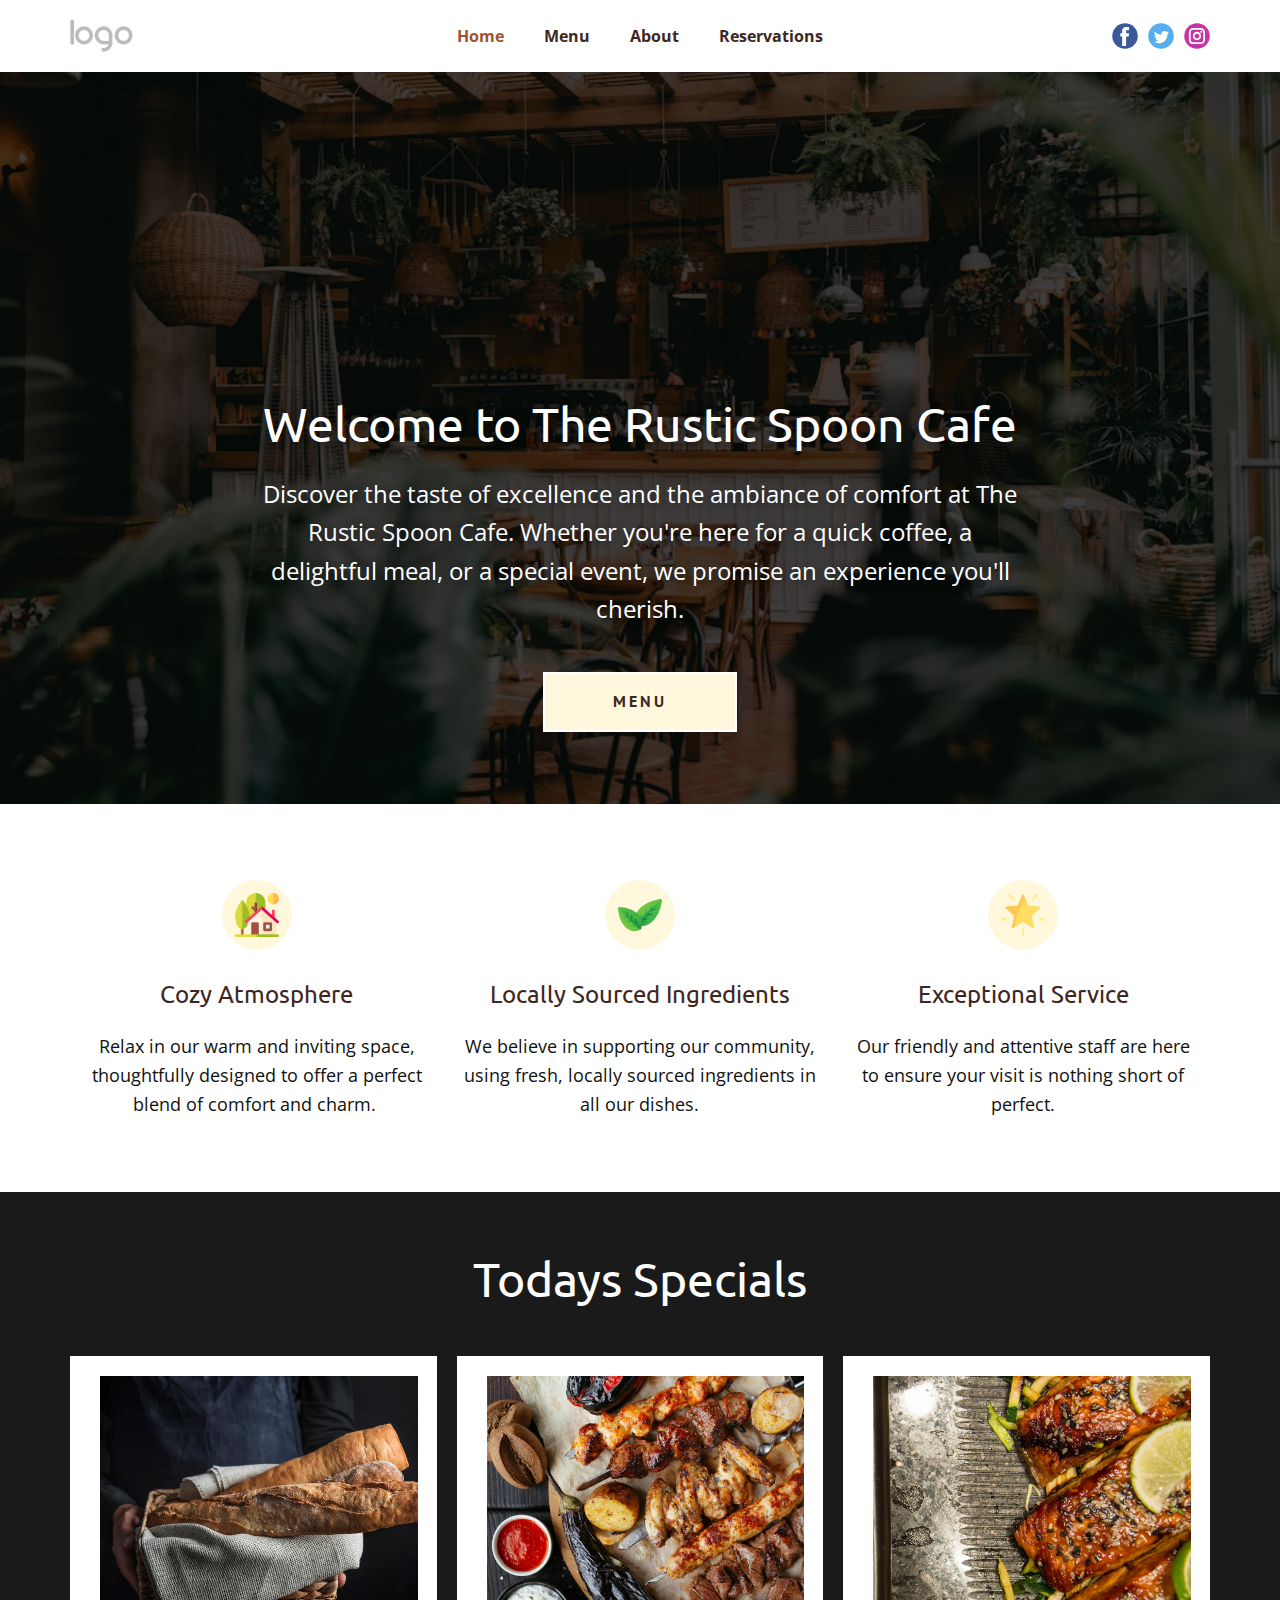
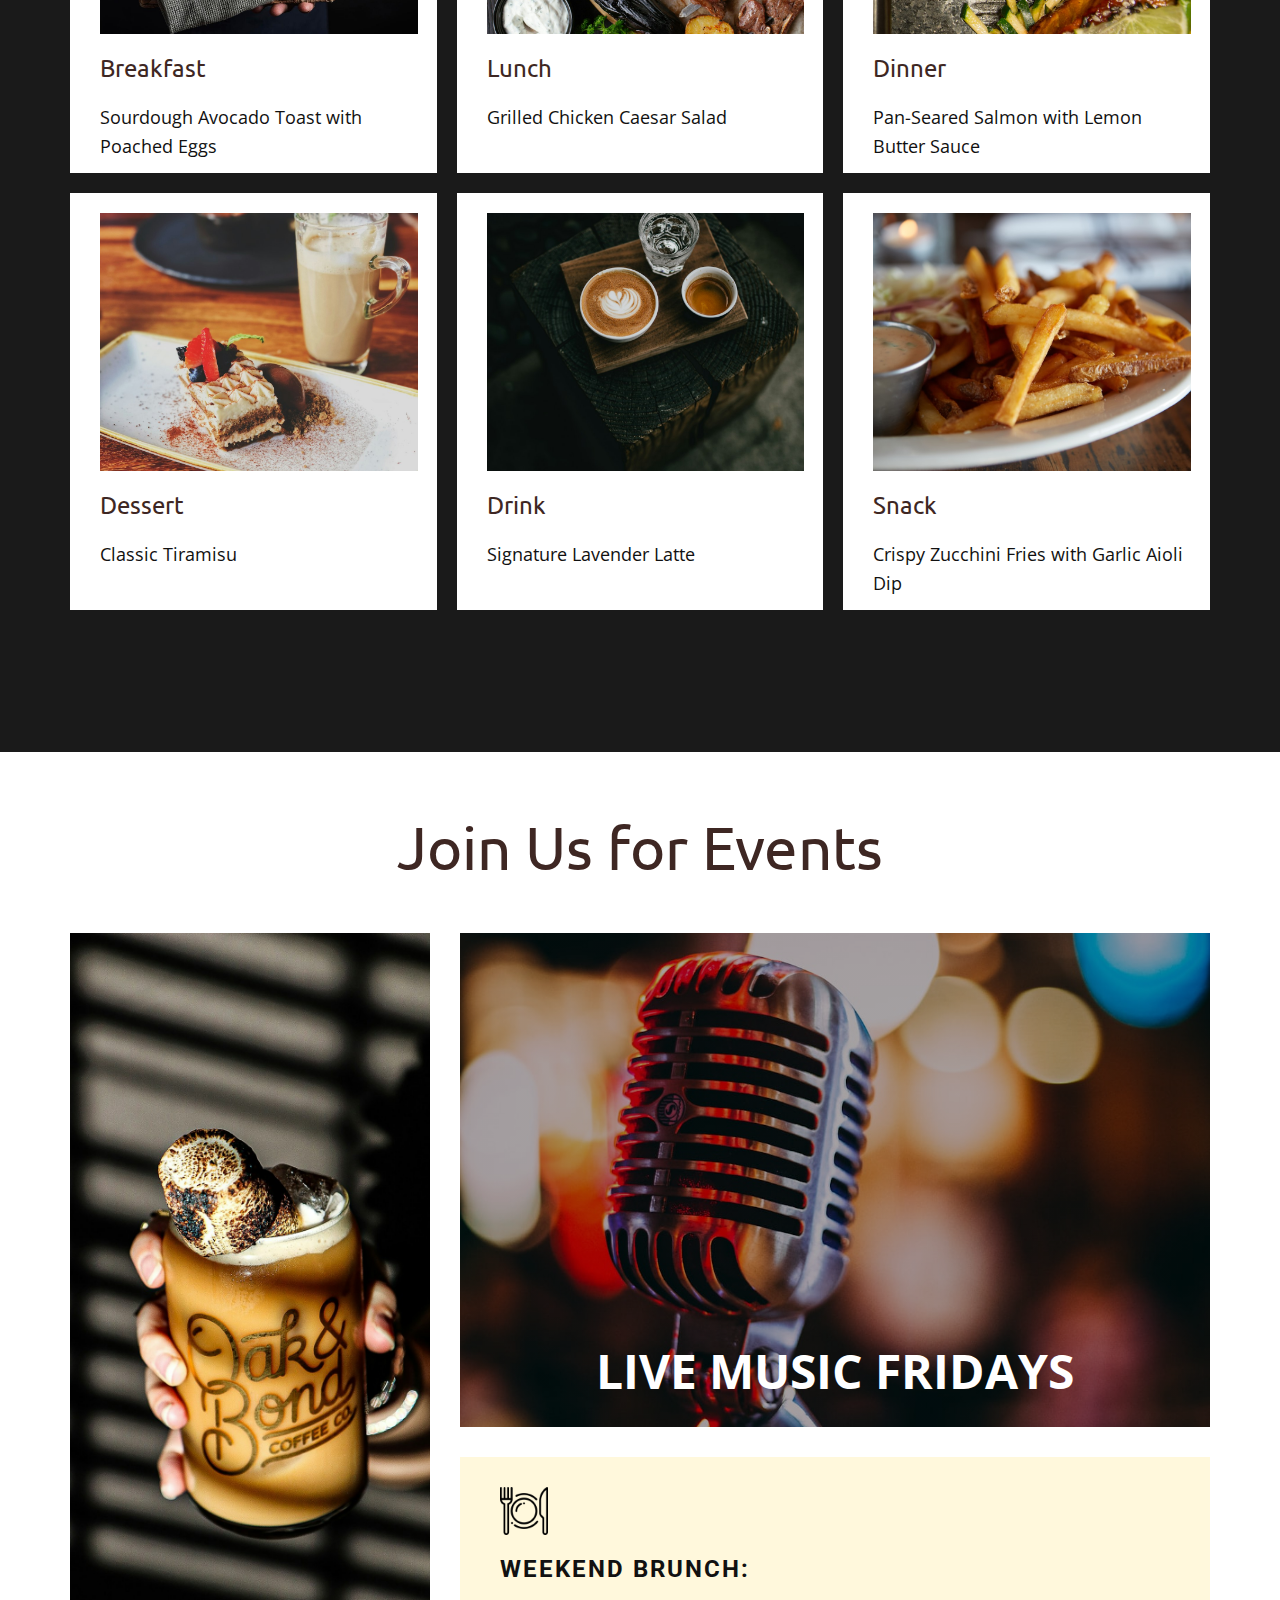
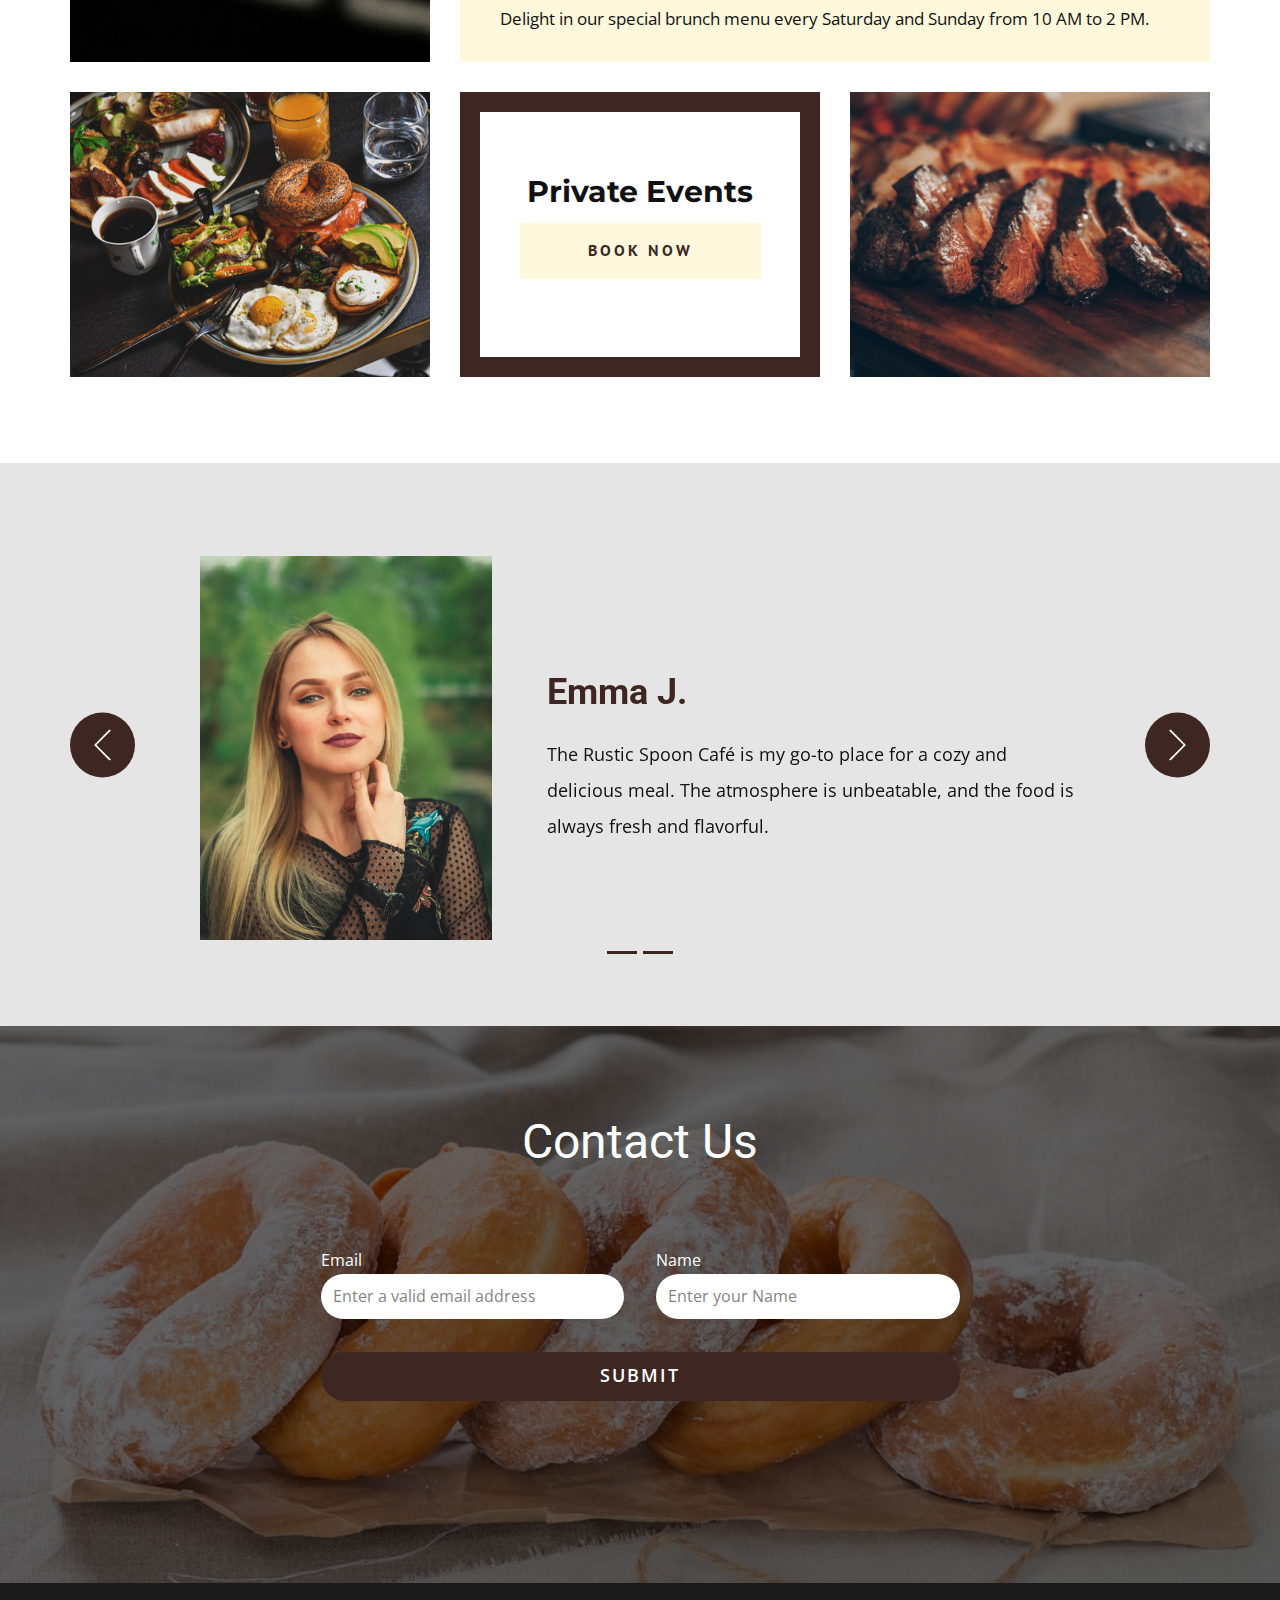
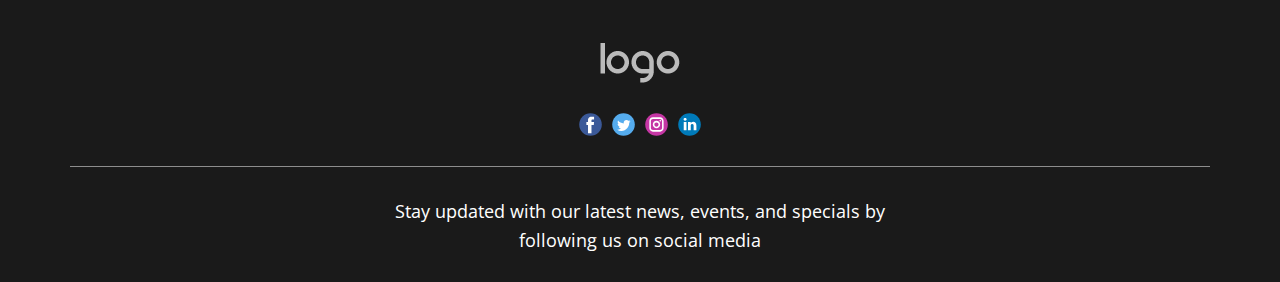
<file: index.html>
<!DOCTYPE html>
<html style="font-size: 16px;" lang="en"><head>
    <meta name="viewport" content="width=device-width, initial-scale=1.0">
    <meta charset="utf-8">
    <meta name="keywords" content="​Welcome to The Rustic Spoon Cafe, Todays Specials​, ​Join Us for Events, ​Live Music Fridays, Contact Us">
    <meta name="description" content="">
    <title>Home</title>
    <link rel="stylesheet" href="nicepage.css" media="screen">
<link rel="stylesheet" href="Home.css" media="screen">
    <script class="u-script" type="text/javascript" src="jquery.js" defer=""></script>
    <script class="u-script" type="text/javascript" src="nicepage.js" defer=""></script>
    <meta name="generator" content="Nicepage 6.10.5, nicepage.com">
    <link id="u-theme-google-font" rel="stylesheet" href="https://fonts.googleapis.com/css?family=Roboto:100,100i,300,300i,400,400i,500,500i,700,700i,900,900i|Open+Sans:300,300i,400,400i,500,500i,600,600i,700,700i,800,800i">
    <link id="u-page-google-font" rel="stylesheet" href="https://fonts.googleapis.com/css?family=Ubuntu:300,300i,400,400i,500,500i,700,700i|PT+Sans:400,400i,700,700i|Montserrat:100,100i,200,200i,300,300i,400,400i,500,500i,600,600i,700,700i,800,800i,900,900i">
    
    
    
    
    
    
    
    
    <script type="application/ld+json">{
		"@context": "http://schema.org",
		"@type": "Organization",
		"name": "",
		"logo": "images/default-logo.png",
		"sameAs": [
				"https://facebook.com/name",
				"https://twitter.com/name",
				"https://www.instagram.com/name"
		]
}</script>
    <meta name="theme-color" content="#478ac9">
    <meta name="twitter:site" content="@">
    <meta name="twitter:card" content="summary_large_image">
    <meta name="twitter:title" content="Home">
    <meta name="twitter:description" content="">
    <meta property="og:title" content="Home">
    <meta property="og:type" content="website">
  <meta data-intl-tel-input-cdn-path="intlTelInput/"></head>
  <body data-home-page="Home.html" data-home-page-title="Home" data-path-to-root="./" data-include-products="false" class="u-body u-xl-mode" data-lang="en"><header class="u-align-center-sm u-align-center-xs u-clearfix u-header u-white u-header" id="sec-2853"><div class="u-clearfix u-sheet u-valign-middle u-sheet-1">
        <a href="#" class="u-image u-logo u-image-1" data-image-width="80" data-image-height="40">
          <img src="images/default-logo.png" class="u-logo-image u-logo-image-1">
        </a>
        <div class="u-social-icons u-spacing-10 u-social-icons-1">
          <a class="u-social-url" title="facebook" target="_blank" href="https://facebook.com/name"><span class="u-icon u-social-facebook u-social-icon u-icon-1"><svg class="u-svg-link" preserveAspectRatio="xMidYMin slice" viewBox="0 0 112 112" style=""><use xlink:href="#svg-b914"></use></svg><svg class="u-svg-content" viewBox="0 0 112 112" x="0" y="0" id="svg-b914"><circle fill="currentColor" cx="56.1" cy="56.1" r="55"></circle><path fill="#FFFFFF" d="M73.5,31.6h-9.1c-1.4,0-3.6,0.8-3.6,3.9v8.5h12.6L72,58.3H60.8v40.8H43.9V58.3h-8V43.9h8v-9.2
      c0-6.7,3.1-17,17-17h12.5v13.9H73.5z"></path></svg></span>
          </a>
          <a class="u-social-url" title="twitter" target="_blank" href="https://twitter.com/name"><span class="u-icon u-social-icon u-social-twitter u-icon-2"><svg class="u-svg-link" preserveAspectRatio="xMidYMin slice" viewBox="0 0 112 112" style=""><use xlink:href="#svg-c899"></use></svg><svg class="u-svg-content" viewBox="0 0 112 112" x="0" y="0" id="svg-c899"><circle fill="currentColor" class="st0" cx="56.1" cy="56.1" r="55"></circle><path fill="#FFFFFF" d="M83.8,47.3c0,0.6,0,1.2,0,1.7c0,17.7-13.5,38.2-38.2,38.2C38,87.2,31,85,25,81.2c1,0.1,2.1,0.2,3.2,0.2
      c6.3,0,12.1-2.1,16.7-5.7c-5.9-0.1-10.8-4-12.5-9.3c0.8,0.2,1.7,0.2,2.5,0.2c1.2,0,2.4-0.2,3.5-0.5c-6.1-1.2-10.8-6.7-10.8-13.1
      c0-0.1,0-0.1,0-0.2c1.8,1,3.9,1.6,6.1,1.7c-3.6-2.4-6-6.5-6-11.2c0-2.5,0.7-4.8,1.8-6.7c6.6,8.1,16.5,13.5,27.6,14
      c-0.2-1-0.3-2-0.3-3.1c0-7.4,6-13.4,13.4-13.4c3.9,0,7.3,1.6,9.8,4.2c3.1-0.6,5.9-1.7,8.5-3.3c-1,3.1-3.1,5.8-5.9,7.4
      c2.7-0.3,5.3-1,7.7-2.1C88.7,43,86.4,45.4,83.8,47.3z"></path></svg></span>
          </a>
          <a class="u-social-url" title="instagram" target="_blank" href="https://www.instagram.com/name"><span class="u-icon u-social-icon u-social-instagram u-icon-3"><svg class="u-svg-link" preserveAspectRatio="xMidYMin slice" viewBox="0 0 112 112" style=""><use xlink:href="#svg-f1bc"></use></svg><svg class="u-svg-content" viewBox="0 0 112 112" x="0" y="0" id="svg-f1bc"><circle fill="currentColor" cx="56.1" cy="56.1" r="55"></circle><path fill="#FFFFFF" d="M55.9,38.2c-9.9,0-17.9,8-17.9,17.9C38,66,46,74,55.9,74c9.9,0,17.9-8,17.9-17.9C73.8,46.2,65.8,38.2,55.9,38.2
      z M55.9,66.4c-5.7,0-10.3-4.6-10.3-10.3c-0.1-5.7,4.6-10.3,10.3-10.3c5.7,0,10.3,4.6,10.3,10.3C66.2,61.8,61.6,66.4,55.9,66.4z"></path><path fill="#FFFFFF" d="M74.3,33.5c-2.3,0-4.2,1.9-4.2,4.2s1.9,4.2,4.2,4.2s4.2-1.9,4.2-4.2S76.6,33.5,74.3,33.5z"></path><path fill="#FFFFFF" d="M73.1,21.3H38.6c-9.7,0-17.5,7.9-17.5,17.5v34.5c0,9.7,7.9,17.6,17.5,17.6h34.5c9.7,0,17.5-7.9,17.5-17.5V38.8
      C90.6,29.1,82.7,21.3,73.1,21.3z M83,73.3c0,5.5-4.5,9.9-9.9,9.9H38.6c-5.5,0-9.9-4.5-9.9-9.9V38.8c0-5.5,4.5-9.9,9.9-9.9h34.5
      c5.5,0,9.9,4.5,9.9,9.9V73.3z"></path></svg></span>
          </a>
        </div>
        <nav class="u-align-center u-menu u-menu-one-level u-offcanvas u-menu-1">
          <div class="menu-collapse" style="font-size: 1rem; font-weight: 700;">
            <a class="u-button-style u-nav-link" href="#">
              <svg class="u-svg-link" preserveAspectRatio="xMidYMin slice" viewBox="0 0 302 302" style=""><use xmlns:xlink="http://www.w3.org/1999/xlink" xlink:href="#svg-8a8f"></use></svg>
              <svg xmlns="http://www.w3.org/2000/svg" xmlns:xlink="http://www.w3.org/1999/xlink" version="1.1" id="svg-8a8f" x="0px" y="0px" viewBox="0 0 302 302" style="enable-background:new 0 0 302 302;" xml:space="preserve" class="u-svg-content"><g><rect y="36" width="302" height="30"></rect><rect y="236" width="302" height="30"></rect><rect y="136" width="302" height="30"></rect>
</g><g></g><g></g><g></g><g></g><g></g><g></g><g></g><g></g><g></g><g></g><g></g><g></g><g></g><g></g><g></g></svg>
            </a>
          </div>
          <div class="u-custom-menu u-nav-container">
            <ul class="u-custom-font u-nav u-text-font u-unstyled u-nav-1"><li class="u-nav-item"><a class="u-button-style u-nav-link u-text-active-custom-color-1 u-text-custom-color-3 u-text-hover-custom-color-2" href="Home.html" style="padding: 10px 20px;">Home</a>
</li><li class="u-nav-item"><a class="u-button-style u-nav-link u-text-active-custom-color-1 u-text-custom-color-3 u-text-hover-custom-color-2" href="Menu.html" style="padding: 10px 20px;">Menu</a>
</li><li class="u-nav-item"><a class="u-button-style u-nav-link u-text-active-custom-color-1 u-text-custom-color-3 u-text-hover-custom-color-2" href="About.html" style="padding: 10px 20px;">About</a>
</li><li class="u-nav-item"><a class="u-button-style u-nav-link u-text-active-custom-color-1 u-text-custom-color-3 u-text-hover-custom-color-2" href="Reservations.html" style="padding: 10px 20px;">Reservations</a>
</li></ul>
          </div>
          <div class="u-custom-menu u-nav-container-collapse">
            <div class="u-align-center u-black u-container-style u-inner-container-layout u-opacity u-opacity-95 u-sidenav">
              <div class="u-inner-container-layout u-sidenav-overflow">
                <div class="u-menu-close"></div>
                <ul class="u-align-center u-nav u-popupmenu-items u-unstyled u-nav-2"><li class="u-nav-item"><a class="u-button-style u-nav-link" href="Home.html">Home</a>
</li><li class="u-nav-item"><a class="u-button-style u-nav-link" href="Menu.html">Menu</a>
</li><li class="u-nav-item"><a class="u-button-style u-nav-link" href="About.html">About</a>
</li><li class="u-nav-item"><a class="u-button-style u-nav-link" href="Reservations.html">Reservations</a>
</li></ul>
              </div>
            </div>
            <div class="u-black u-menu-overlay u-opacity u-opacity-70"></div>
          </div>
        </nav>
      </div></header>
    <section class="skrollable skrollable-between u-align-center u-clearfix u-image u-parallax u-shading u-section-1" id="carousel_a7b2" src="" data-image-width="1280" data-image-height="853">
      <div class="u-clearfix u-sheet u-sheet-1">
        <h2 class="u-align-center u-custom-font u-font-ubuntu u-text u-text-body-alt-color u-text-default u-text-1"> Welcome to The Rustic Spoon Cafe</h2>
        <p class="u-align-center u-large-text u-text u-text-body-alt-color u-text-variant u-text-2"> Discover the taste of excellence and the ambiance of comfort at The Rustic Spoon Cafe. Whether you're here for a quick coffee, a delightful meal, or a special event, we promise an experience you'll cherish.</p>
        <div class="data-layout-selected u-clearfix u-layout-custom-sm u-layout-custom-xs u-layout-wrap u-layout-wrap-1">
          <div class="u-layout">
            <div class="u-layout-row">
              <div class="u-align-left u-container-align-center u-container-style u-layout-cell u-right-cell u-size-60 u-layout-cell-1">
                <div class="u-container-layout u-valign-middle u-container-layout-1">
                  <a href="Menu.html" class="u-align-center u-border-2 u-border-white u-btn u-button-style u-custom-color-4 u-custom-font u-font-pt-sans u-hover-custom-color-2 u-text-custom-color-3 u-text-hover-white u-btn-1" data-animation-name="" data-animation-duration="0" data-animation-delay="0" data-animation-direction="">menu </a>
                </div>
              </div>
            </div>
          </div>
        </div>
      </div>
    </section>
    <section class="u-clearfix u-section-2" id="carousel_edb8">
      <div class="u-clearfix u-sheet u-valign-middle u-sheet-1">
        <div class="u-expanded-width u-list u-list-1">
          <div class="u-repeater u-repeater-1">
            <div class="u-container-style u-list-item u-repeater-item">
              <div class="u-container-layout u-similar-container u-valign-top-lg u-valign-top-md u-valign-top-sm u-valign-top-xs u-container-layout-1"><span class="u-align-center u-custom-color-4 u-file-icon u-icon u-icon-circle u-icon-1"><img src="images/2163350.png" alt=""></span>
                <h4 class="u-align-center u-custom-font u-font-ubuntu u-text u-text-custom-color-3 u-text-default u-text-1"> Cozy Atmosphere</h4>
                <p class="u-align-center u-text u-text-default u-text-2"> Relax in our warm and inviting space, thoughtfully designed to offer a perfect blend of comfort and charm.&nbsp;</p>
              </div>
            </div>
            <div class="u-container-style u-list-item u-repeater-item">
              <div class="u-container-layout u-similar-container u-valign-top-lg u-valign-top-md u-valign-top-sm u-valign-top-xs u-container-layout-2"><span class="u-align-center u-custom-color-4 u-file-icon u-icon u-icon-circle u-icon-2"><img src="images/1635265.png" alt=""></span>
                <h4 class="u-align-center u-custom-font u-font-ubuntu u-text u-text-custom-color-3 u-text-default u-text-3"> Locally Sourced Ingredients</h4>
                <p class="u-align-center u-text u-text-default u-text-4"> We believe in supporting our community, using fresh, locally sourced ingredients in all our dishes.</p>
              </div>
            </div>
            <div class="u-container-style u-list-item u-repeater-item">
              <div class="u-container-layout u-similar-container u-valign-top-lg u-valign-top-md u-valign-top-sm u-valign-top-xs u-container-layout-3"><span class="u-align-center u-custom-color-4 u-file-icon u-icon u-icon-circle u-icon-3"><img src="images/616490.png" alt=""></span>
                <h4 class="u-align-center u-custom-font u-font-ubuntu u-text u-text-custom-color-3 u-text-default u-text-5"> Exceptional Service</h4>
                <p class="u-align-center u-text u-text-default u-text-6"> Our friendly and attentive staff are here to ensure your visit is nothing short of perfect.</p>
              </div>
            </div>
          </div>
        </div>
      </div>
    </section>
    <section class="u-clearfix u-container-align-center u-grey-90 u-section-3" id="carousel_4f04">
      <div class="u-clearfix u-sheet u-sheet-1">
        <h2 class="u-align-center u-custom-font u-font-ubuntu u-text u-text-1">Todays Specials </h2>
        <div class="u-expanded-width u-list u-list-1">
          <div class="u-repeater u-repeater-1">
            <div class="u-container-style u-list-item u-repeater-item u-shape-rectangle u-white u-list-item-1">
              <div class="u-container-layout u-similar-container u-valign-top u-container-layout-1">
                <img class="u-expanded-width u-image u-image-default u-image-1" src="images/c4683412-b6fa-bbc0-0c8f-2c2235bc31c0.jpg" alt="" data-image-width="1280" data-image-height="1280">
                <h4 class="u-custom-font u-font-ubuntu u-text u-text-custom-color-3 u-text-2">Breakfast</h4>
                <p class="u-text u-text-3"> Sourdough Avocado Toast with Poached Eggs </p>
              </div>
            </div>
            <div class="u-container-style u-list-item u-repeater-item u-shape-rectangle u-video-cover u-white u-list-item-2">
              <div class="u-container-layout u-similar-container u-valign-top u-container-layout-2">
                <img class="u-expanded-width u-image u-image-default u-image-2" src="images/21.jpeg" alt="" data-image-width="853" data-image-height="1280">
                <h4 class="u-custom-font u-font-ubuntu u-text u-text-custom-color-3 u-text-4">Lunch</h4>
                <p class="u-text u-text-5"> Grilled Chicken Caesar Salad<br>
                </p>
              </div>
            </div>
            <div class="u-container-style u-list-item u-repeater-item u-shape-rectangle u-video-cover u-white u-list-item-3">
              <div class="u-container-layout u-similar-container u-valign-top u-container-layout-3">
                <img class="u-expanded-width u-image u-image-default u-image-3" src="images/22.jpeg" alt="" data-image-width="1280" data-image-height="854">
                <h4 class="u-custom-font u-font-ubuntu u-text u-text-custom-color-3 u-text-6">Dinner</h4>
                <p class="u-text u-text-7"> Pan-Seared Salmon with Lemon Butter Sauce</p>
              </div>
            </div>
            <div class="u-container-style u-list-item u-repeater-item u-shape-rectangle u-video-cover u-white u-list-item-4">
              <div class="u-container-layout u-similar-container u-valign-top u-container-layout-4">
                <img class="u-expanded-width u-image u-image-default u-image-4" src="images/15.jpeg" alt="" data-image-width="960" data-image-height="1280">
                <h4 class="u-custom-font u-font-ubuntu u-text u-text-custom-color-3 u-text-8">Dessert</h4>
                <p class="u-text u-text-9"> Classic Tiramisu</p>
              </div>
            </div>
            <div class="u-container-style u-list-item u-repeater-item u-shape-rectangle u-video-cover u-white u-list-item-5">
              <div class="u-container-layout u-similar-container u-valign-top u-container-layout-5">
                <img class="u-expanded-width u-image u-image-default u-image-5" src="images/13.jpeg" alt="" data-image-width="853" data-image-height="1280">
                <h4 class="u-custom-font u-font-ubuntu u-text u-text-custom-color-3 u-text-10">Drink</h4>
                <p class="u-text u-text-11"> Signature Lavender Latte</p>
              </div>
            </div>
            <div class="u-container-style u-list-item u-repeater-item u-shape-rectangle u-video-cover u-white u-list-item-6">
              <div class="u-container-layout u-similar-container u-valign-top u-container-layout-6">
                <img class="u-expanded-width u-image u-image-default u-image-6" src="images/10.jpeg" alt="" data-image-width="1280" data-image-height="853">
                <h4 class="u-custom-font u-font-ubuntu u-text u-text-custom-color-3 u-text-12">Snack</h4>
                <p class="u-text u-text-13"> Crispy Zucchini Fries with Garlic Aioli Dip </p>
              </div>
            </div>
          </div>
        </div>
      </div>
    </section>
    <section class="u-align-center-lg u-align-center-md u-align-center-xl u-align-left-sm u-align-left-xs u-clearfix u-section-4" id="carousel_9ef1">
      <div class="u-clearfix u-sheet u-sheet-1">
        <h2 class="u-custom-font u-font-ubuntu u-text u-text-custom-color-3 u-text-default u-text-1"> Join Us for Events</h2>
        <div class="data-layout-selected u-clearfix u-expanded-width u-gutter-30 u-layout-wrap u-layout-wrap-1">
          <div class="u-gutter-0 u-layout">
            <div class="u-layout-col">
              <div class="u-size-40">
                <div class="u-layout-row">
                  <div class="u-size-20">
                    <div class="u-layout-col">
                      <div class="u-container-style u-image u-layout-cell u-size-60 u-image-1" data-image-width="853" data-image-height="1280">
                        <div class="u-container-layout u-container-layout-1"></div>
                      </div>
                    </div>
                  </div>
                  <div class="u-size-40">
                    <div class="u-layout-col">
                      <div class="u-container-style u-image u-layout-cell u-shading u-size-30 u-image-2" data-image-width="1280" data-image-height="853">
                        <div class="u-container-layout u-valign-bottom u-container-layout-2">
                          <h2 class="u-align-center u-custom-font u-text u-text-font u-text-2"> Live Music Fridays</h2>
                        </div>
                      </div>
                      <div class="u-align-left u-container-style u-custom-color-4 u-layout-cell u-size-30 u-layout-cell-3">
                        <div class="u-container-layout u-container-layout-3"><span class="u-file-icon u-icon u-icon-1"><img src="images/562678.png" alt=""></span>
                          <h4 class="u-text u-text-default u-text-3"> Weekend Brunch:</h4>
                          <p class="u-text u-text-4"> Delight in our special brunch menu every Saturday and Sunday from 10 AM to 2 PM.</p>
                        </div>
                      </div>
                    </div>
                  </div>
                </div>
              </div>
              <div class="u-size-20">
                <div class="u-layout-row">
                  <div class="u-container-style u-image u-layout-cell u-size-20-lg u-size-20-xl u-size-29-md u-size-29-sm u-size-29-xs u-image-3" data-image-width="1280" data-image-height="853">
                    <div class="u-container-layout u-container-layout-4"></div>
                  </div>
                  <div class="u-container-style u-layout-cell u-size-20-lg u-size-20-xl u-size-25-md u-size-25-sm u-size-25-xs u-layout-cell-5">
                    <div class="u-border-20 u-border-custom-color-3 u-container-layout u-container-layout-5">
                      <h4 class="u-align-center u-custom-font u-font-montserrat u-text u-text-default u-text-5"> Private Events</h4>
                      <a href="Reservations.html" class="u-align-center u-border-2 u-border-white u-btn u-button-style u-custom-color-4 u-custom-font u-font-pt-sans u-hover-custom-color-2 u-text-custom-color-3 u-text-hover-white u-btn-1" data-animation-name="" data-animation-duration="0" data-animation-delay="0" data-animation-direction="">book now </a>
                    </div>
                  </div>
                  <div class="u-container-style u-hidden-md u-image u-layout-cell u-size-20-lg u-size-20-xl u-size-6-md u-size-6-sm u-size-6-xs u-image-4" data-image-width="1280" data-image-height="720">
                    <div class="u-container-layout u-container-layout-6"></div>
                  </div>
                </div>
              </div>
            </div>
          </div>
        </div>
      </div>
    </section>
    <section class="u-clearfix u-grey-10 u-section-5" id="carousel_6624">
      <div class="u-clearfix u-sheet u-valign-middle-sm u-valign-middle-xs u-sheet-1">
        <div id="carousel-02e9" data-interval="5000" data-u-ride="carousel" class="u-carousel u-expanded-width u-slider u-slider-1">
          <ol class="u-absolute-hcenter u-carousel-indicators u-carousel-indicators-1">
            <li data-u-target="#carousel-02e9" class="u-active u-active-custom-color-3 u-custom-color-3" data-u-slide-to="0"></li>
            <li data-u-target="#carousel-02e9" class="u-active-custom-color-3 u-custom-color-3" data-u-slide-to="1"></li>
          </ol>
          <div class="u-carousel-inner" role="listbox">
            <div class="u-active u-align-center-sm u-align-center-xs u-carousel-item u-container-style u-slide">
              <div class="u-container-layout u-valign-top-md u-valign-top-sm u-valign-top-xs u-container-layout-1">
                <img src="images/14.jpeg" alt="" class="u-image u-image-default u-image-1" data-image-width="1024" data-image-height="1280">
                <h3 class="u-text u-text-custom-color-3 u-text-1"><b>Emma J.</b>
                </h3>
                <p class="u-text u-text-2"> The Rustic Spoon Café is my go-to place for a cozy and delicious meal. The atmosphere is unbeatable, and the food is always fresh and flavorful.</p>
              </div>
            </div>
            <div class="u-align-center-sm u-align-center-xs u-carousel-item u-container-style u-slide">
              <div class="u-container-layout u-valign-top-md u-valign-top-sm u-valign-top-xs u-container-layout-2">
                <img src="images/18.jpeg" alt="" class="u-image u-image-default u-image-2" data-image-width="853" data-image-height="1280">
                <h3 class="u-text u-text-custom-color-3 u-text-3"><b> Michael B.</b>
                </h3>
                <p class="u-text u-text-4"> I love the friendly staff and the daily specials. There's always something new and exciting to try!</p>
              </div>
            </div>
          </div>
          <a class="u-absolute-vcenter u-carousel-control u-carousel-control-prev u-custom-color-3 u-shape-circle u-spacing-17 u-text-body-alt-color u-carousel-control-1" href="#carousel-02e9" role="button" data-u-slide="prev">
            <span aria-hidden="true">
              <svg viewBox="0 0 477.175 477.175"><path d="M145.188,238.575l215.5-215.5c5.3-5.3,5.3-13.8,0-19.1s-13.8-5.3-19.1,0l-225.1,225.1c-5.3,5.3-5.3,13.8,0,19.1l225.1,225
                    c2.6,2.6,6.1,4,9.5,4s6.9-1.3,9.5-4c5.3-5.3,5.3-13.8,0-19.1L145.188,238.575z"></path></svg>
            </span>
            <span class="sr-only">Previous</span>
          </a>
          <a class="u-absolute-vcenter u-carousel-control u-carousel-control-next u-custom-color-3 u-shape-circle u-spacing-17 u-text-body-alt-color u-carousel-control-2" href="#carousel-02e9" role="button" data-u-slide="next">
            <span aria-hidden="true">
              <svg viewBox="0 0 477.175 477.175"><path d="M360.731,229.075l-225.1-225.1c-5.3-5.3-13.8-5.3-19.1,0s-5.3,13.8,0,19.1l215.5,215.5l-215.5,215.5
                    c-5.3,5.3-5.3,13.8,0,19.1c2.6,2.6,6.1,4,9.5,4c3.4,0,6.9-1.3,9.5-4l225.1-225.1C365.931,242.875,365.931,234.275,360.731,229.075z"></path></svg>
            </span>
            <span class="sr-only">Next</span>
          </a>
        </div>
      </div>
    </section>
    <section class="u-clearfix u-container-align-center u-image u-shading u-section-6" id="carousel_6ad7" data-image-width="1280" data-image-height="853">
      <div class="u-clearfix u-sheet u-sheet-1">
        <div class="u-align-left u-container-align-center u-container-style u-group u-group-1">
          <div class="u-container-layout u-valign-top u-container-layout-1">
            <h2 class="u-align-center u-text u-text-default u-text-1">Contact Us</h2>
            <div class="u-form u-form-1">
              <form action="#" class="u-clearfix u-form-spacing-32 u-form-vertical u-inner-form" source="custom" name="form" style="padding: 10px;" method="post">
                <div class="u-form-email u-form-group u-form-partition-factor-2">
                  <label for="email-bb9b" class="u-label">Email</label>
                  <input type="email" placeholder="Enter a valid email address" id="email-bb9b" name="email" class="u-border-none u-input u-input-rectangle u-radius-50" required="">
                </div>
                <div class="u-form-group u-form-name u-form-partition-factor-2">
                  <label for="name-bb9b" class="u-label">Name</label>
                  <input type="text" placeholder="Enter your Name" id="name-bb9b" name="name" class="u-border-none u-input u-input-rectangle u-radius-50" required="">
                </div>
                <div class="u-align-left u-form-group u-form-submit">
                  <a href="#" class="u-active-grey-70 u-border-none u-btn u-btn-round u-btn-submit u-button-style u-custom-color-3 u-hover-custom-color-2 u-radius-50 u-btn-1">Submit</a>
                  <input type="submit" value="submit" class="u-form-control-hidden">
                </div>
                <div class="u-form-send-message u-form-send-success"> Thank you! Your message has been sent. </div>
                <div class="u-form-send-error u-form-send-message"> Unable to send your message. Please fix errors then try again. </div>
                <input type="hidden" value="" name="recaptchaResponse">
              </form>
            </div>
          </div>
        </div>
      </div>
    </section>
    
    
    
    <footer class="u-clearfix u-footer u-grey-90" id="sec-a93a"><div class="u-clearfix u-sheet u-sheet-1">
        <a href="#" class="u-image u-logo u-image-1" data-image-width="80" data-image-height="40">
          <img src="images/default-logo.png" class="u-logo-image u-logo-image-1">
        </a>
        <div class="u-align-left u-social-icons u-spacing-10 u-social-icons-1">
          <a class="u-social-url" title="facebook" target="_blank" href=""><span class="u-icon u-social-facebook u-social-icon u-icon-1"><svg class="u-svg-link" preserveAspectRatio="xMidYMin slice" viewBox="0 0 112 112" style=""><use xlink:href="#svg-795d"></use></svg><svg class="u-svg-content" viewBox="0 0 112 112" x="0" y="0" id="svg-795d"><circle fill="currentColor" cx="56.1" cy="56.1" r="55"></circle><path fill="#FFFFFF" d="M73.5,31.6h-9.1c-1.4,0-3.6,0.8-3.6,3.9v8.5h12.6L72,58.3H60.8v40.8H43.9V58.3h-8V43.9h8v-9.2
      c0-6.7,3.1-17,17-17h12.5v13.9H73.5z"></path></svg></span>
          </a>
          <a class="u-social-url" title="twitter" target="_blank" href=""><span class="u-icon u-social-icon u-social-twitter u-icon-2"><svg class="u-svg-link" preserveAspectRatio="xMidYMin slice" viewBox="0 0 112 112" style=""><use xlink:href="#svg-971d"></use></svg><svg class="u-svg-content" viewBox="0 0 112 112" x="0" y="0" id="svg-971d"><circle fill="currentColor" class="st0" cx="56.1" cy="56.1" r="55"></circle><path fill="#FFFFFF" d="M83.8,47.3c0,0.6,0,1.2,0,1.7c0,17.7-13.5,38.2-38.2,38.2C38,87.2,31,85,25,81.2c1,0.1,2.1,0.2,3.2,0.2
      c6.3,0,12.1-2.1,16.7-5.7c-5.9-0.1-10.8-4-12.5-9.3c0.8,0.2,1.7,0.2,2.5,0.2c1.2,0,2.4-0.2,3.5-0.5c-6.1-1.2-10.8-6.7-10.8-13.1
      c0-0.1,0-0.1,0-0.2c1.8,1,3.9,1.6,6.1,1.7c-3.6-2.4-6-6.5-6-11.2c0-2.5,0.7-4.8,1.8-6.7c6.6,8.1,16.5,13.5,27.6,14
      c-0.2-1-0.3-2-0.3-3.1c0-7.4,6-13.4,13.4-13.4c3.9,0,7.3,1.6,9.8,4.2c3.1-0.6,5.9-1.7,8.5-3.3c-1,3.1-3.1,5.8-5.9,7.4
      c2.7-0.3,5.3-1,7.7-2.1C88.7,43,86.4,45.4,83.8,47.3z"></path></svg></span>
          </a>
          <a class="u-social-url" title="instagram" target="_blank" href=""><span class="u-icon u-social-icon u-social-instagram u-icon-3"><svg class="u-svg-link" preserveAspectRatio="xMidYMin slice" viewBox="0 0 112 112" style=""><use xlink:href="#svg-1950"></use></svg><svg class="u-svg-content" viewBox="0 0 112 112" x="0" y="0" id="svg-1950"><circle fill="currentColor" cx="56.1" cy="56.1" r="55"></circle><path fill="#FFFFFF" d="M55.9,38.2c-9.9,0-17.9,8-17.9,17.9C38,66,46,74,55.9,74c9.9,0,17.9-8,17.9-17.9C73.8,46.2,65.8,38.2,55.9,38.2
      z M55.9,66.4c-5.7,0-10.3-4.6-10.3-10.3c-0.1-5.7,4.6-10.3,10.3-10.3c5.7,0,10.3,4.6,10.3,10.3C66.2,61.8,61.6,66.4,55.9,66.4z"></path><path fill="#FFFFFF" d="M74.3,33.5c-2.3,0-4.2,1.9-4.2,4.2s1.9,4.2,4.2,4.2s4.2-1.9,4.2-4.2S76.6,33.5,74.3,33.5z"></path><path fill="#FFFFFF" d="M73.1,21.3H38.6c-9.7,0-17.5,7.9-17.5,17.5v34.5c0,9.7,7.9,17.6,17.5,17.6h34.5c9.7,0,17.5-7.9,17.5-17.5V38.8
      C90.6,29.1,82.7,21.3,73.1,21.3z M83,73.3c0,5.5-4.5,9.9-9.9,9.9H38.6c-5.5,0-9.9-4.5-9.9-9.9V38.8c0-5.5,4.5-9.9,9.9-9.9h34.5
      c5.5,0,9.9,4.5,9.9,9.9V73.3z"></path></svg></span>
          </a>
          <a class="u-social-url" title="linkedin" target="_blank" href=""><span class="u-icon u-social-icon u-social-linkedin u-icon-4"><svg class="u-svg-link" preserveAspectRatio="xMidYMin slice" viewBox="0 0 112 112" style=""><use xlink:href="#svg-5949"></use></svg><svg class="u-svg-content" viewBox="0 0 112 112" x="0" y="0" id="svg-5949"><circle fill="currentColor" cx="56.1" cy="56.1" r="55"></circle><path fill="#FFFFFF" d="M41.3,83.7H27.9V43.4h13.4V83.7z M34.6,37.9L34.6,37.9c-4.6,0-7.5-3.1-7.5-7c0-4,3-7,7.6-7s7.4,3,7.5,7
      C42.2,34.8,39.2,37.9,34.6,37.9z M89.6,83.7H76.2V62.2c0-5.4-1.9-9.1-6.8-9.1c-3.7,0-5.9,2.5-6.9,4.9c-0.4,0.9-0.4,2.1-0.4,3.3v22.5
      H48.7c0,0,0.2-36.5,0-40.3h13.4v5.7c1.8-2.7,5-6.7,12.1-6.7c8.8,0,15.4,5.8,15.4,18.1V83.7z"></path></svg></span>
          </a>
        </div>
        <div class="u-border-1 u-border-white u-expanded-width u-line u-line-horizontal u-opacity u-opacity-50 u-line-1"></div>
        <p class="u-align-center u-text u-text-1"> Stay updated with our latest news, events, and specials by following us on social media</p>
      </div></footer>
  
</body></html>
</file>
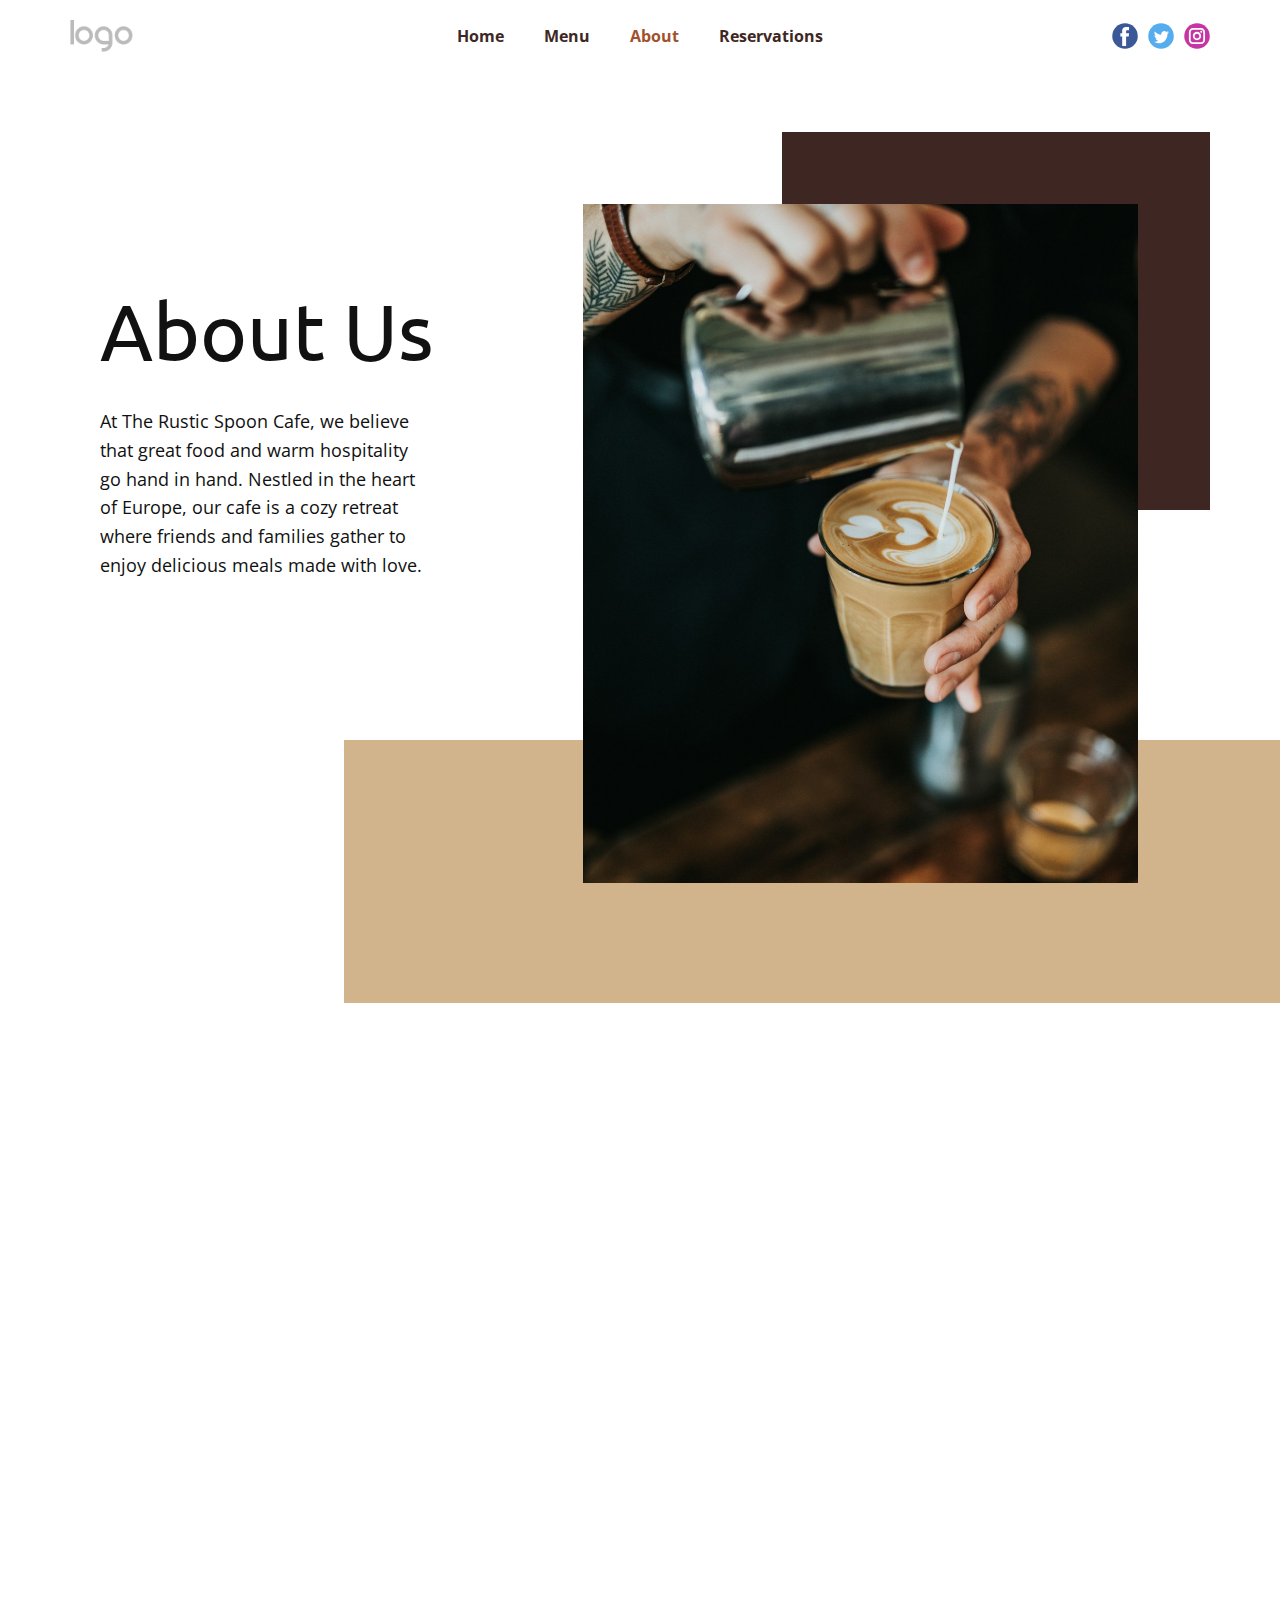
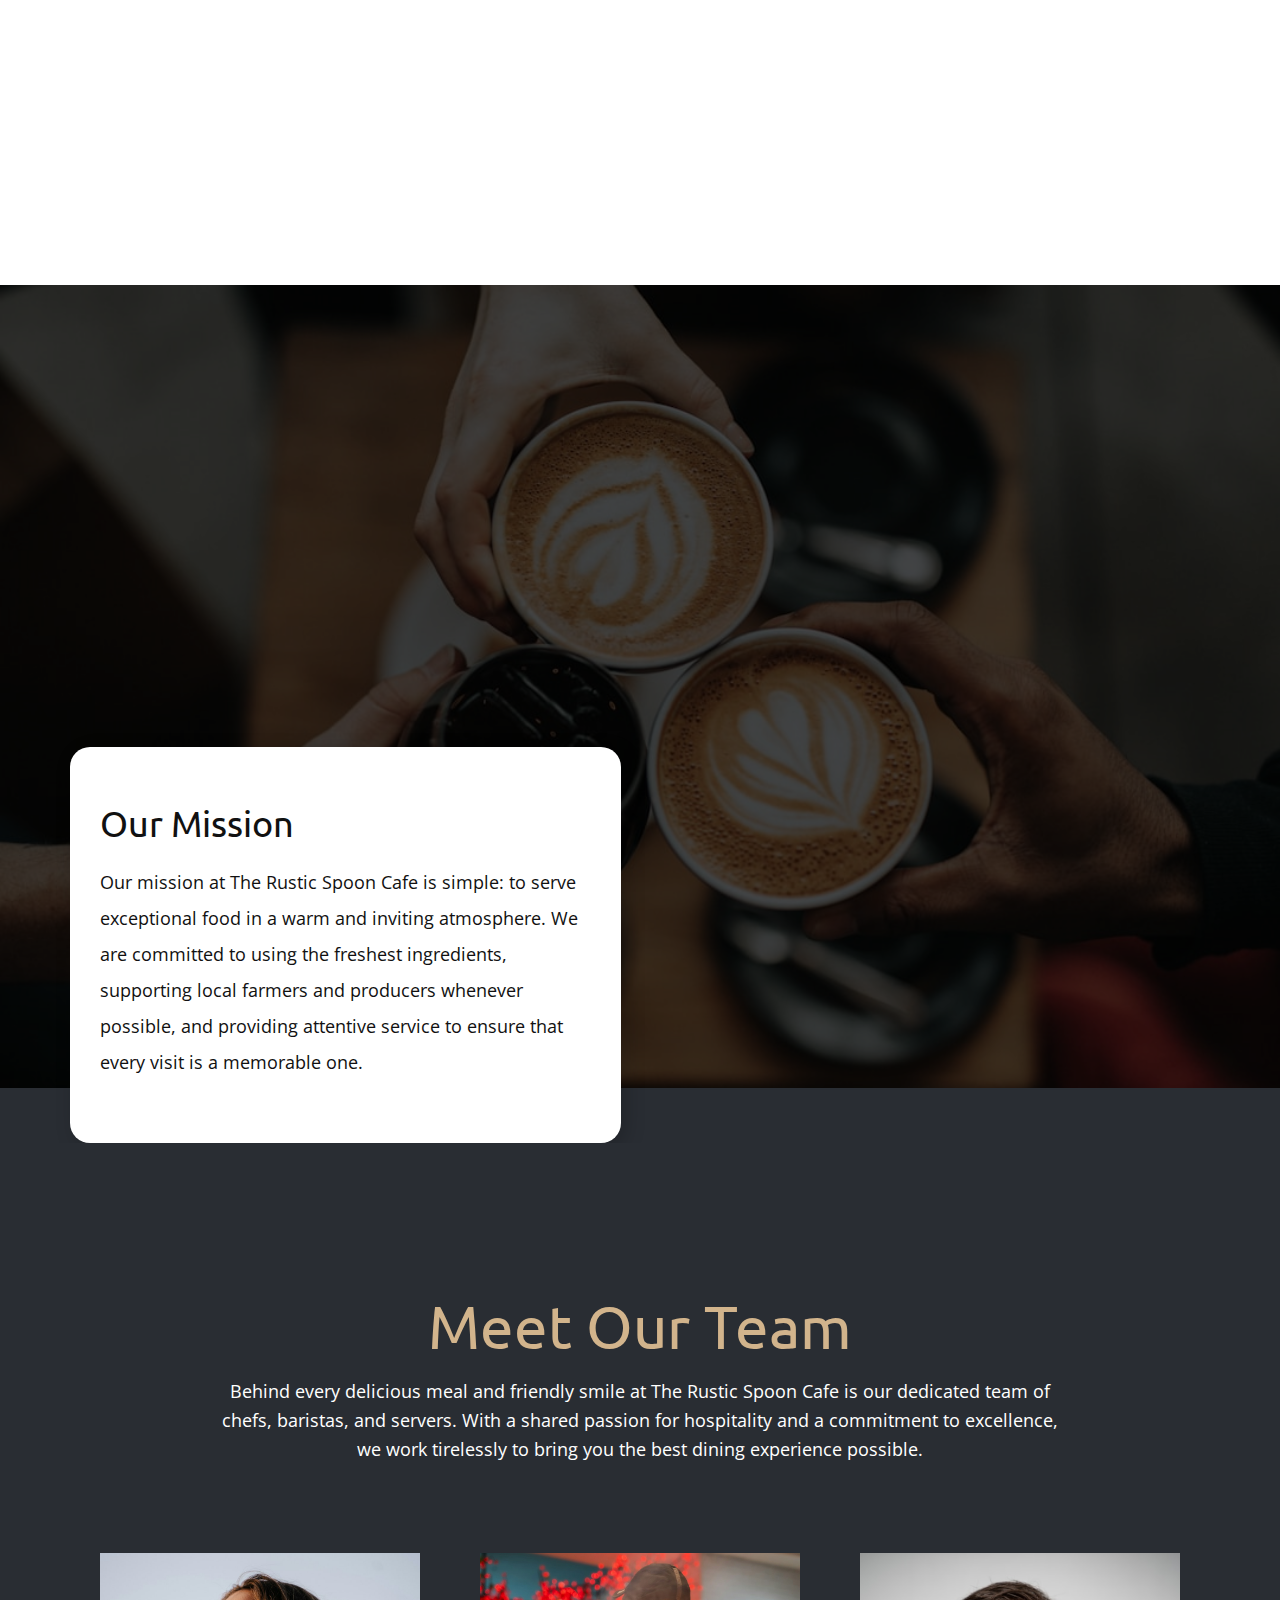
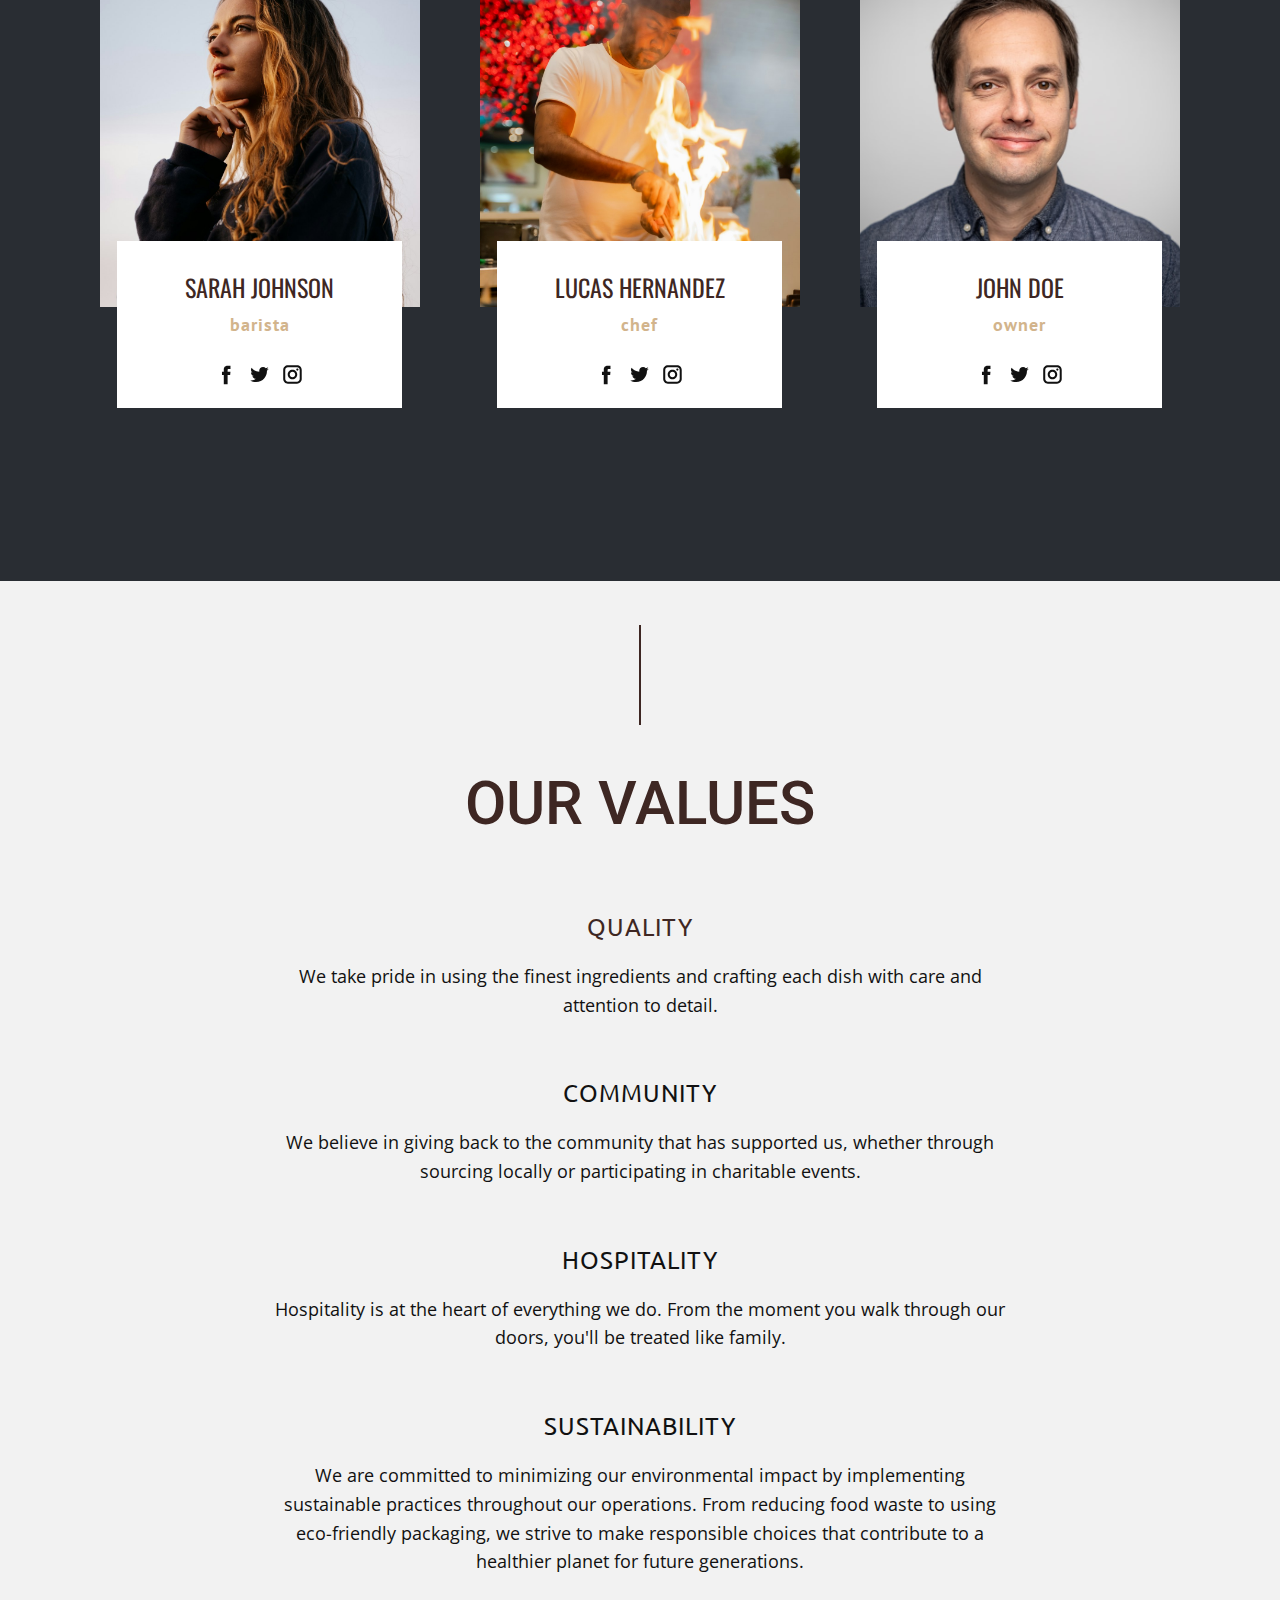
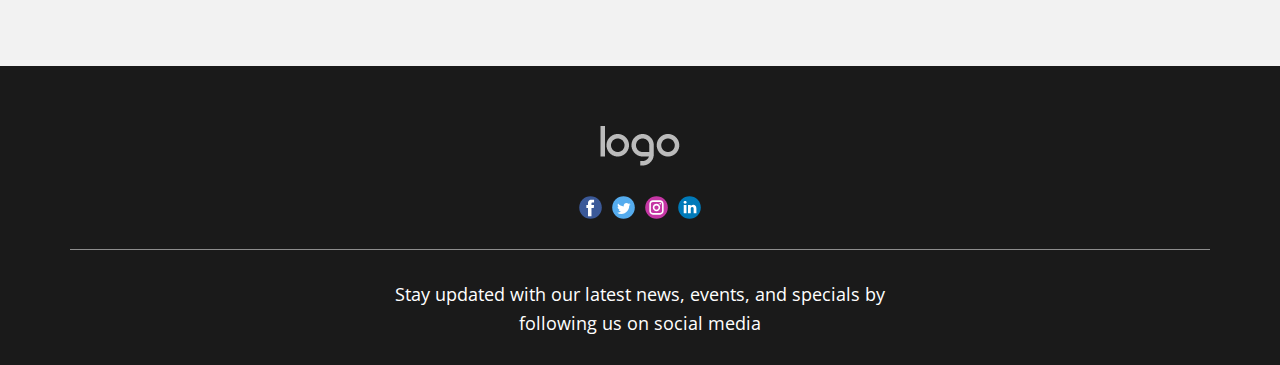
<file: About.html>
<!DOCTYPE html>
<html style="font-size: 16px;" lang="en"><head>
    <meta name="viewport" content="width=device-width, initial-scale=1.0">
    <meta charset="utf-8">
    <meta name="keywords" content="About Us, ​Our Story, ​Meet Our Team, our Values">
    <meta name="description" content="">
    <title>About</title>
    <link rel="stylesheet" href="nicepage.css" media="screen">
<link rel="stylesheet" href="About.css" media="screen">
    <script class="u-script" type="text/javascript" src="jquery.js" defer=""></script>
    <script class="u-script" type="text/javascript" src="nicepage.js" defer=""></script>
    <meta name="generator" content="Nicepage 6.10.5, nicepage.com">
    <link id="u-theme-google-font" rel="stylesheet" href="https://fonts.googleapis.com/css?family=Roboto:100,100i,300,300i,400,400i,500,500i,700,700i,900,900i|Open+Sans:300,300i,400,400i,500,500i,600,600i,700,700i,800,800i">
    <link id="u-page-google-font" rel="stylesheet" href="https://fonts.googleapis.com/css?family=Ubuntu:300,300i,400,400i,500,500i,700,700i|Oswald:200,300,400,500,600,700|PT+Sans:400,400i,700,700i">
    
    
    
    
    
    
    
    <script type="application/ld+json">{
		"@context": "http://schema.org",
		"@type": "Organization",
		"name": "",
		"logo": "images/default-logo.png",
		"sameAs": [
				"https://facebook.com/name",
				"https://twitter.com/name",
				"https://www.instagram.com/name"
		]
}</script>
    <meta name="theme-color" content="#478ac9">
    <meta name="twitter:site" content="@">
    <meta name="twitter:card" content="summary_large_image">
    <meta name="twitter:title" content="About">
    <meta name="twitter:description" content="">
    <meta property="og:title" content="About">
    <meta property="og:type" content="website">
  <meta data-intl-tel-input-cdn-path="intlTelInput/"></head>
  <body data-path-to-root="./" data-include-products="false" class="u-body u-xl-mode" data-lang="en"><header class="u-align-center-sm u-align-center-xs u-clearfix u-header u-white u-header" id="sec-2853"><div class="u-clearfix u-sheet u-valign-middle u-sheet-1">
        <a href="#" class="u-image u-logo u-image-1" data-image-width="80" data-image-height="40">
          <img src="images/default-logo.png" class="u-logo-image u-logo-image-1">
        </a>
        <div class="u-social-icons u-spacing-10 u-social-icons-1">
          <a class="u-social-url" title="facebook" target="_blank" href="https://facebook.com/name"><span class="u-icon u-social-facebook u-social-icon u-icon-1"><svg class="u-svg-link" preserveAspectRatio="xMidYMin slice" viewBox="0 0 112 112" style=""><use xlink:href="#svg-b914"></use></svg><svg class="u-svg-content" viewBox="0 0 112 112" x="0" y="0" id="svg-b914"><circle fill="currentColor" cx="56.1" cy="56.1" r="55"></circle><path fill="#FFFFFF" d="M73.5,31.6h-9.1c-1.4,0-3.6,0.8-3.6,3.9v8.5h12.6L72,58.3H60.8v40.8H43.9V58.3h-8V43.9h8v-9.2
      c0-6.7,3.1-17,17-17h12.5v13.9H73.5z"></path></svg></span>
          </a>
          <a class="u-social-url" title="twitter" target="_blank" href="https://twitter.com/name"><span class="u-icon u-social-icon u-social-twitter u-icon-2"><svg class="u-svg-link" preserveAspectRatio="xMidYMin slice" viewBox="0 0 112 112" style=""><use xlink:href="#svg-c899"></use></svg><svg class="u-svg-content" viewBox="0 0 112 112" x="0" y="0" id="svg-c899"><circle fill="currentColor" class="st0" cx="56.1" cy="56.1" r="55"></circle><path fill="#FFFFFF" d="M83.8,47.3c0,0.6,0,1.2,0,1.7c0,17.7-13.5,38.2-38.2,38.2C38,87.2,31,85,25,81.2c1,0.1,2.1,0.2,3.2,0.2
      c6.3,0,12.1-2.1,16.7-5.7c-5.9-0.1-10.8-4-12.5-9.3c0.8,0.2,1.7,0.2,2.5,0.2c1.2,0,2.4-0.2,3.5-0.5c-6.1-1.2-10.8-6.7-10.8-13.1
      c0-0.1,0-0.1,0-0.2c1.8,1,3.9,1.6,6.1,1.7c-3.6-2.4-6-6.5-6-11.2c0-2.5,0.7-4.8,1.8-6.7c6.6,8.1,16.5,13.5,27.6,14
      c-0.2-1-0.3-2-0.3-3.1c0-7.4,6-13.4,13.4-13.4c3.9,0,7.3,1.6,9.8,4.2c3.1-0.6,5.9-1.7,8.5-3.3c-1,3.1-3.1,5.8-5.9,7.4
      c2.7-0.3,5.3-1,7.7-2.1C88.7,43,86.4,45.4,83.8,47.3z"></path></svg></span>
          </a>
          <a class="u-social-url" title="instagram" target="_blank" href="https://www.instagram.com/name"><span class="u-icon u-social-icon u-social-instagram u-icon-3"><svg class="u-svg-link" preserveAspectRatio="xMidYMin slice" viewBox="0 0 112 112" style=""><use xlink:href="#svg-f1bc"></use></svg><svg class="u-svg-content" viewBox="0 0 112 112" x="0" y="0" id="svg-f1bc"><circle fill="currentColor" cx="56.1" cy="56.1" r="55"></circle><path fill="#FFFFFF" d="M55.9,38.2c-9.9,0-17.9,8-17.9,17.9C38,66,46,74,55.9,74c9.9,0,17.9-8,17.9-17.9C73.8,46.2,65.8,38.2,55.9,38.2
      z M55.9,66.4c-5.7,0-10.3-4.6-10.3-10.3c-0.1-5.7,4.6-10.3,10.3-10.3c5.7,0,10.3,4.6,10.3,10.3C66.2,61.8,61.6,66.4,55.9,66.4z"></path><path fill="#FFFFFF" d="M74.3,33.5c-2.3,0-4.2,1.9-4.2,4.2s1.9,4.2,4.2,4.2s4.2-1.9,4.2-4.2S76.6,33.5,74.3,33.5z"></path><path fill="#FFFFFF" d="M73.1,21.3H38.6c-9.7,0-17.5,7.9-17.5,17.5v34.5c0,9.7,7.9,17.6,17.5,17.6h34.5c9.7,0,17.5-7.9,17.5-17.5V38.8
      C90.6,29.1,82.7,21.3,73.1,21.3z M83,73.3c0,5.5-4.5,9.9-9.9,9.9H38.6c-5.5,0-9.9-4.5-9.9-9.9V38.8c0-5.5,4.5-9.9,9.9-9.9h34.5
      c5.5,0,9.9,4.5,9.9,9.9V73.3z"></path></svg></span>
          </a>
        </div>
        <nav class="u-align-center u-menu u-menu-one-level u-offcanvas u-menu-1">
          <div class="menu-collapse" style="font-size: 1rem; font-weight: 700;">
            <a class="u-button-style u-nav-link" href="#">
              <svg class="u-svg-link" preserveAspectRatio="xMidYMin slice" viewBox="0 0 302 302" style=""><use xmlns:xlink="http://www.w3.org/1999/xlink" xlink:href="#svg-8a8f"></use></svg>
              <svg xmlns="http://www.w3.org/2000/svg" xmlns:xlink="http://www.w3.org/1999/xlink" version="1.1" id="svg-8a8f" x="0px" y="0px" viewBox="0 0 302 302" style="enable-background:new 0 0 302 302;" xml:space="preserve" class="u-svg-content"><g><rect y="36" width="302" height="30"></rect><rect y="236" width="302" height="30"></rect><rect y="136" width="302" height="30"></rect>
</g><g></g><g></g><g></g><g></g><g></g><g></g><g></g><g></g><g></g><g></g><g></g><g></g><g></g><g></g><g></g></svg>
            </a>
          </div>
          <div class="u-custom-menu u-nav-container">
            <ul class="u-custom-font u-nav u-text-font u-unstyled u-nav-1"><li class="u-nav-item"><a class="u-button-style u-nav-link u-text-active-custom-color-1 u-text-custom-color-3 u-text-hover-custom-color-2" href="Home.html" style="padding: 10px 20px;">Home</a>
</li><li class="u-nav-item"><a class="u-button-style u-nav-link u-text-active-custom-color-1 u-text-custom-color-3 u-text-hover-custom-color-2" href="Menu.html" style="padding: 10px 20px;">Menu</a>
</li><li class="u-nav-item"><a class="u-button-style u-nav-link u-text-active-custom-color-1 u-text-custom-color-3 u-text-hover-custom-color-2" href="About.html" style="padding: 10px 20px;">About</a>
</li><li class="u-nav-item"><a class="u-button-style u-nav-link u-text-active-custom-color-1 u-text-custom-color-3 u-text-hover-custom-color-2" href="Reservations.html" style="padding: 10px 20px;">Reservations</a>
</li></ul>
          </div>
          <div class="u-custom-menu u-nav-container-collapse">
            <div class="u-align-center u-black u-container-style u-inner-container-layout u-opacity u-opacity-95 u-sidenav">
              <div class="u-inner-container-layout u-sidenav-overflow">
                <div class="u-menu-close"></div>
                <ul class="u-align-center u-nav u-popupmenu-items u-unstyled u-nav-2"><li class="u-nav-item"><a class="u-button-style u-nav-link" href="Home.html">Home</a>
</li><li class="u-nav-item"><a class="u-button-style u-nav-link" href="Menu.html">Menu</a>
</li><li class="u-nav-item"><a class="u-button-style u-nav-link" href="About.html">About</a>
</li><li class="u-nav-item"><a class="u-button-style u-nav-link" href="Reservations.html">Reservations</a>
</li></ul>
              </div>
            </div>
            <div class="u-black u-menu-overlay u-opacity u-opacity-70"></div>
          </div>
        </nav>
      </div></header>
    <section class="u-clearfix u-valign-middle-lg u-valign-middle-xl u-section-1" id="carousel_14d5">
      <div class="u-custom-color-2 u-shape u-shape-rectangle u-shape-1"></div>
      <div class="data-layout-selected u-clearfix u-layout-wrap u-layout-wrap-1">
        <div class="u-layout">
          <div class="u-layout-row">
            <div class="u-align-left u-container-align-left u-container-style u-layout-cell u-left-cell u-size-27 u-layout-cell-1">
              <div class="u-container-layout u-container-layout-1">
                <h1 class="u-align-left u-custom-font u-font-ubuntu u-text u-text-1">About Us</h1>
                <p class="u-align-left u-text u-text-2"> At The Rustic Spoon Cafe, we believe that great food and warm hospitality go hand in hand. Nestled in the heart of Europe, our cafe is a cozy retreat where friends and families gather to enjoy delicious meals made with love.</p>
              </div>
            </div>
            <div class="u-container-style u-layout-cell u-right-cell u-size-33 u-layout-cell-2">
              <div class="u-container-layout u-valign-bottom-lg u-valign-top-xl u-container-layout-2">
                <div class="u-custom-color-3 u-shape u-shape-rectangle u-shape-2"></div>
                <img src="images/61.jpeg" alt="" class="u-image u-image-default u-image-1" data-image-width="853" data-image-height="1280">
              </div>
            </div>
          </div>
        </div>
      </div>
    </section>
    <section class="u-align-center u-clearfix u-white u-section-2" id="carousel_f55f">
      <div class="u-clearfix u-sheet u-valign-middle-lg u-sheet-1">
        <img src="images/Untitled2.png" alt="" class="custom-expanded u-image u-image-default u-image-1" data-image-width="538" data-image-height="261" data-animation-name="customAnimationIn" data-animation-duration="1500" data-animation-delay="750">
        <div class="custom-expanded u-custom-color-3 u-shape u-shape-rectangle u-shape-1" data-animation-name="customAnimationIn" data-animation-duration="1500" data-animation-delay="750"></div>
        <div class="u-custom-color-2 u-shape u-shape-rectangle u-shape-2" data-animation-name="customAnimationIn" data-animation-duration="1500" data-animation-delay="500"></div>
        <div class="custom-expanded data-layout-selected u-clearfix u-layout-wrap u-layout-wrap-1">
          <div class="u-layout">
            <div class="u-layout-row">
              <div class="u-align-left u-container-style u-image u-layout-cell u-right-cell u-shape-rectangle u-size-33 u-image-2" data-animation-name="customAnimationIn" data-animation-duration="1500" data-image-width="853" data-image-height="1280">
                <div class="u-container-layout u-container-layout-1"></div>
              </div>
              <div class="u-align-left u-container-align-left u-container-style u-layout-cell u-left-cell u-size-27 u-white u-layout-cell-2" data-animation-name="customAnimationIn" data-animation-duration="1500" data-animation-delay="250">
                <div class="u-container-layout u-container-layout-2">
                  <h2 class="u-align-left u-custom-font u-font-ubuntu u-text u-text-1"> Our Story</h2>
                  <p class="u-align-left u-text u-text-2"> Founded in 2018, The Rustic Spoon Cafe has been a labor of love for our passionate team. Inspired by our love for rustic comfort food and a desire to create a welcoming space for our community, we set out to establish a cafe that feels like home.</p>
                </div>
              </div>
            </div>
          </div>
        </div>
      </div>
    </section>
    <section class="u-clearfix u-palette-5-dark-3 u-valign-middle u-section-3" id="carousel_dbd2">
      <img class="u-expanded-width u-image u-image-1" src="images/59.jpeg" data-image-width="1280" data-image-height="853">
      <div class="u-container-style u-group u-radius-20 u-shape-round u-white u-group-1">
        <div class="u-container-layout u-container-layout-1">
          <h3 class="u-custom-font u-font-ubuntu u-text u-text-1">Our Mission</h3>
          <p class="u-text u-text-2"> Our mission at The Rustic Spoon Cafe is simple: to serve exceptional food in a warm and inviting atmosphere. We are committed to using the freshest ingredients, supporting local farmers and producers whenever possible, and providing attentive service to ensure that every visit is a memorable one.</p>
        </div>
      </div>
    </section>
    <section class="u-align-center u-clearfix u-palette-5-dark-3 u-section-4" id="carousel_ba14">
      <div class="u-clearfix u-sheet u-sheet-1">
        <h1 class="u-custom-font u-font-ubuntu u-text u-text-custom-color-2 u-text-1"> Meet Our Team</h1>
        <p class="u-align-center u-text u-text-2"> Behind every delicious meal and friendly smile at The Rustic Spoon Cafe is our dedicated team of chefs, baristas, and servers. With a shared passion for hospitality and a commitment to excellence, we work tirelessly to bring you the best dining experience possible.</p>
        <div class="u-expanded-width u-list u-list-1">
          <div class="u-repeater u-repeater-1">
            <div class="u-align-center-lg u-align-center-md u-align-center-sm u-container-style u-list-item u-repeater-item">
              <div class="u-container-layout u-similar-container u-container-layout-1">
                <img class="u-expand-resize u-expanded-width-lg u-expanded-width-md u-expanded-width-sm u-expanded-width-xs u-image u-image-1" src="images/60.jpeg" data-image-width="853" data-image-height="1280">
                <div class="u-align-center-sm u-align-center-xs u-container-style u-group u-white u-group-1">
                  <div class="u-container-layout u-container-layout-2">
                    <h4 class="u-align-center u-custom-font u-font-oswald u-text u-text-custom-color-3 u-text-default u-text-3"> Sarah Johnson</h4>
                    <h6 class="u-align-center u-custom-font u-font-pt-sans u-text u-text-custom-color-2 u-text-default u-text-4">barista</h6>
                    <div class="u-social-icons u-spacing-10 u-social-icons-1">
                      <a class="u-social-url" target="_blank" href=""><span class="u-icon u-icon-circle u-social-facebook u-social-icon u-icon-1" data-animation-name="" data-animation-duration="0" data-animation-delay="0" data-animation-direction=""><svg class="u-svg-link" preserveAspectRatio="xMidYMin slice" viewBox="0 0 112 112" style=""><use xlink:href="#svg-50ef"></use></svg><svg xmlns="http://www.w3.org/2000/svg" xmlns:xlink="http://www.w3.org/1999/xlink" version="1.1" xml:space="preserve" class="u-svg-content" viewBox="0 0 112 112" x="0px" y="0px" id="svg-50ef"><path d="M75.5,28.8H65.4c-1.5,0-4,0.9-4,4.3v9.4h13.9l-1.5,15.8H61.4v45.1H42.8V58.3h-8.8V42.4h8.8V32.2 c0-7.4,3.4-18.8,18.8-18.8h13.8v15.4H75.5z"></path></svg></span>
                      </a>
                      <a class="u-social-url" target="_blank" href=""><span class="u-icon u-icon-circle u-social-icon u-social-twitter u-icon-2" data-animation-name="" data-animation-duration="0" data-animation-delay="0" data-animation-direction=""><svg class="u-svg-link" preserveAspectRatio="xMidYMin slice" viewBox="0 0 112 112" style=""><use xlink:href="#svg-956b"></use></svg><svg xmlns="http://www.w3.org/2000/svg" xmlns:xlink="http://www.w3.org/1999/xlink" version="1.1" xml:space="preserve" class="u-svg-content" viewBox="0 0 112 112" x="0px" y="0px" id="svg-956b"><path d="M92.2,38.2c0,0.8,0,1.6,0,2.3c0,24.3-18.6,52.4-52.6,52.4c-10.6,0.1-20.2-2.9-28.5-8.2 c1.4,0.2,2.9,0.2,4.4,0.2c8.7,0,16.7-2.9,23-7.9c-8.1-0.2-14.9-5.5-17.3-12.8c1.1,0.2,2.4,0.2,3.4,0.2c1.6,0,3.3-0.2,4.8-0.7 c-8.4-1.6-14.9-9.2-14.9-18c0-0.2,0-0.2,0-0.2c2.5,1.4,5.4,2.2,8.4,2.3c-5-3.3-8.3-8.9-8.3-15.4c0-3.4,1-6.5,2.5-9.2 c9.1,11.1,22.7,18.5,38,19.2c-0.2-1.4-0.4-2.8-0.4-4.3c0.1-10,8.3-18.2,18.5-18.2c5.4,0,10.1,2.2,13.5,5.7c4.3-0.8,8.1-2.3,11.7-4.5 c-1.4,4.3-4.3,7.9-8.1,10.1c3.7-0.4,7.3-1.4,10.6-2.9C98.9,32.3,95.7,35.5,92.2,38.2z"></path></svg></span>
                      </a>
                      <a class="u-social-url" target="_blank" href=""><span class="u-icon u-icon-circle u-social-icon u-social-instagram u-icon-3" data-animation-name="" data-animation-duration="0" data-animation-delay="0" data-animation-direction=""><svg class="u-svg-link" preserveAspectRatio="xMidYMin slice" viewBox="0 0 112 112" style=""><use xlink:href="#svg-736d"></use></svg><svg xmlns="http://www.w3.org/2000/svg" xmlns:xlink="http://www.w3.org/1999/xlink" version="1.1" xml:space="preserve" class="u-svg-content" viewBox="0 0 112 112" x="0px" y="0px" id="svg-736d"><path d="M55.9,32.9c-12.8,0-23.2,10.4-23.2,23.2s10.4,23.2,23.2,23.2s23.2-10.4,23.2-23.2S68.7,32.9,55.9,32.9z M55.9,69.4c-7.4,0-13.3-6-13.3-13.3c-0.1-7.4,6-13.3,13.3-13.3s13.3,6,13.3,13.3C69.3,63.5,63.3,69.4,55.9,69.4z"></path><path d="M79.7,26.8c-3,0-5.4,2.5-5.4,5.4s2.5,5.4,5.4,5.4c3,0,5.4-2.5,5.4-5.4S82.7,26.8,79.7,26.8z"></path><path d="M78.2,11H33.5C21,11,10.8,21.3,10.8,33.7v44.7c0,12.6,10.2,22.8,22.7,22.8h44.7c12.6,0,22.7-10.2,22.7-22.7 V33.7C100.8,21.1,90.6,11,78.2,11z M91,78.4c0,7.1-5.8,12.8-12.8,12.8H33.5c-7.1,0-12.8-5.8-12.8-12.8V33.7 c0-7.1,5.8-12.8,12.8-12.8h44.7c7.1,0,12.8,5.8,12.8,12.8V78.4z"></path></svg></span>
                      </a>
                    </div>
                  </div>
                </div>
              </div>
            </div>
            <div class="u-align-center u-container-style u-list-item u-repeater-item">
              <div class="u-container-layout u-similar-container u-container-layout-3">
                <img class="u-expand-resize u-expanded-width-lg u-expanded-width-md u-expanded-width-sm u-expanded-width-xs u-image u-image-2" src="images/62.jpeg" data-image-width="853" data-image-height="1280">
                <div class="u-align-center-sm u-align-center-xs u-container-style u-group u-white u-group-2">
                  <div class="u-container-layout u-container-layout-4">
                    <h4 class="u-align-center u-custom-font u-font-oswald u-text u-text-custom-color-3 u-text-default u-text-5"> Lucas Hernandez</h4>
                    <h6 class="u-align-center u-custom-font u-font-pt-sans u-text u-text-custom-color-2 u-text-default u-text-6">chef</h6>
                    <div class="u-social-icons u-spacing-10 u-social-icons-2">
                      <a class="u-social-url" target="_blank" href=""><span class="u-icon u-icon-circle u-social-facebook u-social-icon u-icon-4" data-animation-name="" data-animation-duration="0" data-animation-delay="0" data-animation-direction=""><svg class="u-svg-link" preserveAspectRatio="xMidYMin slice" viewBox="0 0 112 112" style=""><use xlink:href="#svg-50ef"></use></svg><svg xmlns="http://www.w3.org/2000/svg" xmlns:xlink="http://www.w3.org/1999/xlink" version="1.1" xml:space="preserve" class="u-svg-content" viewBox="0 0 112 112" x="0px" y="0px" id="svg-50ef"><path d="M75.5,28.8H65.4c-1.5,0-4,0.9-4,4.3v9.4h13.9l-1.5,15.8H61.4v45.1H42.8V58.3h-8.8V42.4h8.8V32.2 c0-7.4,3.4-18.8,18.8-18.8h13.8v15.4H75.5z"></path></svg></span>
                      </a>
                      <a class="u-social-url" target="_blank" href=""><span class="u-icon u-icon-circle u-social-icon u-social-twitter u-icon-5" data-animation-name="" data-animation-duration="0" data-animation-delay="0" data-animation-direction=""><svg class="u-svg-link" preserveAspectRatio="xMidYMin slice" viewBox="0 0 112 112" style=""><use xlink:href="#svg-956b"></use></svg><svg xmlns="http://www.w3.org/2000/svg" xmlns:xlink="http://www.w3.org/1999/xlink" version="1.1" xml:space="preserve" class="u-svg-content" viewBox="0 0 112 112" x="0px" y="0px" id="svg-956b"><path d="M92.2,38.2c0,0.8,0,1.6,0,2.3c0,24.3-18.6,52.4-52.6,52.4c-10.6,0.1-20.2-2.9-28.5-8.2 c1.4,0.2,2.9,0.2,4.4,0.2c8.7,0,16.7-2.9,23-7.9c-8.1-0.2-14.9-5.5-17.3-12.8c1.1,0.2,2.4,0.2,3.4,0.2c1.6,0,3.3-0.2,4.8-0.7 c-8.4-1.6-14.9-9.2-14.9-18c0-0.2,0-0.2,0-0.2c2.5,1.4,5.4,2.2,8.4,2.3c-5-3.3-8.3-8.9-8.3-15.4c0-3.4,1-6.5,2.5-9.2 c9.1,11.1,22.7,18.5,38,19.2c-0.2-1.4-0.4-2.8-0.4-4.3c0.1-10,8.3-18.2,18.5-18.2c5.4,0,10.1,2.2,13.5,5.7c4.3-0.8,8.1-2.3,11.7-4.5 c-1.4,4.3-4.3,7.9-8.1,10.1c3.7-0.4,7.3-1.4,10.6-2.9C98.9,32.3,95.7,35.5,92.2,38.2z"></path></svg></span>
                      </a>
                      <a class="u-social-url" target="_blank" href=""><span class="u-icon u-icon-circle u-social-icon u-social-instagram u-icon-6" data-animation-name="" data-animation-duration="0" data-animation-delay="0" data-animation-direction=""><svg class="u-svg-link" preserveAspectRatio="xMidYMin slice" viewBox="0 0 112 112" style=""><use xlink:href="#svg-736d"></use></svg><svg xmlns="http://www.w3.org/2000/svg" xmlns:xlink="http://www.w3.org/1999/xlink" version="1.1" xml:space="preserve" class="u-svg-content" viewBox="0 0 112 112" x="0px" y="0px" id="svg-736d"><path d="M55.9,32.9c-12.8,0-23.2,10.4-23.2,23.2s10.4,23.2,23.2,23.2s23.2-10.4,23.2-23.2S68.7,32.9,55.9,32.9z M55.9,69.4c-7.4,0-13.3-6-13.3-13.3c-0.1-7.4,6-13.3,13.3-13.3s13.3,6,13.3,13.3C69.3,63.5,63.3,69.4,55.9,69.4z"></path><path d="M79.7,26.8c-3,0-5.4,2.5-5.4,5.4s2.5,5.4,5.4,5.4c3,0,5.4-2.5,5.4-5.4S82.7,26.8,79.7,26.8z"></path><path d="M78.2,11H33.5C21,11,10.8,21.3,10.8,33.7v44.7c0,12.6,10.2,22.8,22.7,22.8h44.7c12.6,0,22.7-10.2,22.7-22.7 V33.7C100.8,21.1,90.6,11,78.2,11z M91,78.4c0,7.1-5.8,12.8-12.8,12.8H33.5c-7.1,0-12.8-5.8-12.8-12.8V33.7 c0-7.1,5.8-12.8,12.8-12.8h44.7c7.1,0,12.8,5.8,12.8,12.8V78.4z"></path></svg></span>
                      </a>
                    </div>
                  </div>
                </div>
              </div>
            </div>
            <div class="u-align-center u-container-style u-list-item u-repeater-item">
              <div class="u-container-layout u-similar-container u-container-layout-5">
                <img class="u-expand-resize u-expanded-width-lg u-expanded-width-md u-expanded-width-sm u-expanded-width-xs u-image u-image-3" src="images/63.jpeg" data-image-width="1280" data-image-height="914">
                <div class="u-align-center-sm u-align-center-xs u-container-style u-group u-white u-group-3">
                  <div class="u-container-layout u-container-layout-6">
                    <h4 class="u-align-center u-custom-font u-font-oswald u-text u-text-custom-color-3 u-text-default u-text-7">john doe</h4>
                    <h6 class="u-align-center u-custom-font u-font-pt-sans u-text u-text-custom-color-2 u-text-default u-text-8">owner</h6>
                    <div class="u-social-icons u-spacing-10 u-social-icons-3">
                      <a class="u-social-url" target="_blank" href=""><span class="u-icon u-icon-circle u-social-facebook u-social-icon u-icon-7" data-animation-name="" data-animation-duration="0" data-animation-delay="0" data-animation-direction=""><svg class="u-svg-link" preserveAspectRatio="xMidYMin slice" viewBox="0 0 112 112" style=""><use xlink:href="#svg-50ef"></use></svg><svg xmlns="http://www.w3.org/2000/svg" xmlns:xlink="http://www.w3.org/1999/xlink" version="1.1" xml:space="preserve" class="u-svg-content" viewBox="0 0 112 112" x="0px" y="0px" id="svg-50ef"><path d="M75.5,28.8H65.4c-1.5,0-4,0.9-4,4.3v9.4h13.9l-1.5,15.8H61.4v45.1H42.8V58.3h-8.8V42.4h8.8V32.2 c0-7.4,3.4-18.8,18.8-18.8h13.8v15.4H75.5z"></path></svg></span>
                      </a>
                      <a class="u-social-url" target="_blank" href=""><span class="u-icon u-icon-circle u-social-icon u-social-twitter u-icon-8" data-animation-name="" data-animation-duration="0" data-animation-delay="0" data-animation-direction=""><svg class="u-svg-link" preserveAspectRatio="xMidYMin slice" viewBox="0 0 112 112" style=""><use xlink:href="#svg-956b"></use></svg><svg xmlns="http://www.w3.org/2000/svg" xmlns:xlink="http://www.w3.org/1999/xlink" version="1.1" xml:space="preserve" class="u-svg-content" viewBox="0 0 112 112" x="0px" y="0px" id="svg-956b"><path d="M92.2,38.2c0,0.8,0,1.6,0,2.3c0,24.3-18.6,52.4-52.6,52.4c-10.6,0.1-20.2-2.9-28.5-8.2 c1.4,0.2,2.9,0.2,4.4,0.2c8.7,0,16.7-2.9,23-7.9c-8.1-0.2-14.9-5.5-17.3-12.8c1.1,0.2,2.4,0.2,3.4,0.2c1.6,0,3.3-0.2,4.8-0.7 c-8.4-1.6-14.9-9.2-14.9-18c0-0.2,0-0.2,0-0.2c2.5,1.4,5.4,2.2,8.4,2.3c-5-3.3-8.3-8.9-8.3-15.4c0-3.4,1-6.5,2.5-9.2 c9.1,11.1,22.7,18.5,38,19.2c-0.2-1.4-0.4-2.8-0.4-4.3c0.1-10,8.3-18.2,18.5-18.2c5.4,0,10.1,2.2,13.5,5.7c4.3-0.8,8.1-2.3,11.7-4.5 c-1.4,4.3-4.3,7.9-8.1,10.1c3.7-0.4,7.3-1.4,10.6-2.9C98.9,32.3,95.7,35.5,92.2,38.2z"></path></svg></span>
                      </a>
                      <a class="u-social-url" target="_blank" href=""><span class="u-icon u-icon-circle u-social-icon u-social-instagram u-icon-9" data-animation-name="" data-animation-duration="0" data-animation-delay="0" data-animation-direction=""><svg class="u-svg-link" preserveAspectRatio="xMidYMin slice" viewBox="0 0 112 112" style=""><use xlink:href="#svg-736d"></use></svg><svg xmlns="http://www.w3.org/2000/svg" xmlns:xlink="http://www.w3.org/1999/xlink" version="1.1" xml:space="preserve" class="u-svg-content" viewBox="0 0 112 112" x="0px" y="0px" id="svg-736d"><path d="M55.9,32.9c-12.8,0-23.2,10.4-23.2,23.2s10.4,23.2,23.2,23.2s23.2-10.4,23.2-23.2S68.7,32.9,55.9,32.9z M55.9,69.4c-7.4,0-13.3-6-13.3-13.3c-0.1-7.4,6-13.3,13.3-13.3s13.3,6,13.3,13.3C69.3,63.5,63.3,69.4,55.9,69.4z"></path><path d="M79.7,26.8c-3,0-5.4,2.5-5.4,5.4s2.5,5.4,5.4,5.4c3,0,5.4-2.5,5.4-5.4S82.7,26.8,79.7,26.8z"></path><path d="M78.2,11H33.5C21,11,10.8,21.3,10.8,33.7v44.7c0,12.6,10.2,22.8,22.7,22.8h44.7c12.6,0,22.7-10.2,22.7-22.7 V33.7C100.8,21.1,90.6,11,78.2,11z M91,78.4c0,7.1-5.8,12.8-12.8,12.8H33.5c-7.1,0-12.8-5.8-12.8-12.8V33.7 c0-7.1,5.8-12.8,12.8-12.8h44.7c7.1,0,12.8,5.8,12.8,12.8V78.4z"></path></svg></span>
                      </a>
                    </div>
                  </div>
                </div>
              </div>
            </div>
          </div>
        </div>
      </div>
    </section>
    <section class="u-align-center u-clearfix u-grey-5 u-section-5" id="carousel_d22f">
      <div class="u-clearfix u-sheet u-sheet-1">
        <div class="u-absolute-hcenter u-border-2 u-border-custom-color-3 u-line u-line-vertical u-line-1"></div>
        <h2 class="u-text u-text-custom-color-3 u-text-1">our Values</h2>
        <div class="u-list u-list-1">
          <div class="u-repeater u-repeater-1">
            <div class="u-align-center u-container-style u-list-item u-repeater-item">
              <div class="u-container-layout u-similar-container u-valign-top u-container-layout-1">
                <h5 class="u-custom-font u-font-ubuntu u-text u-text-custom-color-3 u-text-2"> Quality</h5>
                <p class="u-text u-text-3"> We take pride in using the finest ingredients and crafting each dish with care and attention to detail.</p>
              </div>
            </div>
            <div class="u-align-center u-container-style u-list-item u-repeater-item">
              <div class="u-container-layout u-similar-container u-valign-top u-container-layout-2">
                <h5 class="u-custom-font u-font-ubuntu u-text u-text-4"> Community</h5>
                <p class="u-text u-text-5"> We believe in giving back to the community that has supported us, whether through sourcing locally or participating in charitable events.</p>
              </div>
            </div>
            <div class="u-align-center u-container-style u-list-item u-repeater-item">
              <div class="u-container-layout u-similar-container u-valign-top u-container-layout-3">
                <h5 class="u-custom-font u-font-ubuntu u-text u-text-6"> Hospitality</h5>
                <p class="u-text u-text-7"> Hospitality is at the heart of everything we do. From the moment you walk through our doors, you'll be treated like family.</p>
              </div>
            </div>
            <div class="u-align-center u-container-style u-list-item u-repeater-item">
              <div class="u-container-layout u-similar-container u-valign-top u-container-layout-4">
                <h5 class="u-custom-font u-font-ubuntu u-text u-text-8"> Sustainability</h5>
                <p class="u-text u-text-9"> We are committed to minimizing our environmental impact by implementing sustainable practices throughout our operations. From reducing food waste to using eco-friendly packaging, we strive to make responsible choices that contribute to a healthier planet for future generations.<br>
                </p>
              </div>
            </div>
          </div>
        </div>
      </div>
    </section>
    
    
    
    <footer class="u-clearfix u-footer u-grey-90" id="sec-a93a"><div class="u-clearfix u-sheet u-sheet-1">
        <a href="#" class="u-image u-logo u-image-1" data-image-width="80" data-image-height="40">
          <img src="images/default-logo.png" class="u-logo-image u-logo-image-1">
        </a>
        <div class="u-align-left u-social-icons u-spacing-10 u-social-icons-1">
          <a class="u-social-url" title="facebook" target="_blank" href=""><span class="u-icon u-social-facebook u-social-icon u-icon-1"><svg class="u-svg-link" preserveAspectRatio="xMidYMin slice" viewBox="0 0 112 112" style=""><use xlink:href="#svg-795d"></use></svg><svg class="u-svg-content" viewBox="0 0 112 112" x="0" y="0" id="svg-795d"><circle fill="currentColor" cx="56.1" cy="56.1" r="55"></circle><path fill="#FFFFFF" d="M73.5,31.6h-9.1c-1.4,0-3.6,0.8-3.6,3.9v8.5h12.6L72,58.3H60.8v40.8H43.9V58.3h-8V43.9h8v-9.2
      c0-6.7,3.1-17,17-17h12.5v13.9H73.5z"></path></svg></span>
          </a>
          <a class="u-social-url" title="twitter" target="_blank" href=""><span class="u-icon u-social-icon u-social-twitter u-icon-2"><svg class="u-svg-link" preserveAspectRatio="xMidYMin slice" viewBox="0 0 112 112" style=""><use xlink:href="#svg-971d"></use></svg><svg class="u-svg-content" viewBox="0 0 112 112" x="0" y="0" id="svg-971d"><circle fill="currentColor" class="st0" cx="56.1" cy="56.1" r="55"></circle><path fill="#FFFFFF" d="M83.8,47.3c0,0.6,0,1.2,0,1.7c0,17.7-13.5,38.2-38.2,38.2C38,87.2,31,85,25,81.2c1,0.1,2.1,0.2,3.2,0.2
      c6.3,0,12.1-2.1,16.7-5.7c-5.9-0.1-10.8-4-12.5-9.3c0.8,0.2,1.7,0.2,2.5,0.2c1.2,0,2.4-0.2,3.5-0.5c-6.1-1.2-10.8-6.7-10.8-13.1
      c0-0.1,0-0.1,0-0.2c1.8,1,3.9,1.6,6.1,1.7c-3.6-2.4-6-6.5-6-11.2c0-2.5,0.7-4.8,1.8-6.7c6.6,8.1,16.5,13.5,27.6,14
      c-0.2-1-0.3-2-0.3-3.1c0-7.4,6-13.4,13.4-13.4c3.9,0,7.3,1.6,9.8,4.2c3.1-0.6,5.9-1.7,8.5-3.3c-1,3.1-3.1,5.8-5.9,7.4
      c2.7-0.3,5.3-1,7.7-2.1C88.7,43,86.4,45.4,83.8,47.3z"></path></svg></span>
          </a>
          <a class="u-social-url" title="instagram" target="_blank" href=""><span class="u-icon u-social-icon u-social-instagram u-icon-3"><svg class="u-svg-link" preserveAspectRatio="xMidYMin slice" viewBox="0 0 112 112" style=""><use xlink:href="#svg-1950"></use></svg><svg class="u-svg-content" viewBox="0 0 112 112" x="0" y="0" id="svg-1950"><circle fill="currentColor" cx="56.1" cy="56.1" r="55"></circle><path fill="#FFFFFF" d="M55.9,38.2c-9.9,0-17.9,8-17.9,17.9C38,66,46,74,55.9,74c9.9,0,17.9-8,17.9-17.9C73.8,46.2,65.8,38.2,55.9,38.2
      z M55.9,66.4c-5.7,0-10.3-4.6-10.3-10.3c-0.1-5.7,4.6-10.3,10.3-10.3c5.7,0,10.3,4.6,10.3,10.3C66.2,61.8,61.6,66.4,55.9,66.4z"></path><path fill="#FFFFFF" d="M74.3,33.5c-2.3,0-4.2,1.9-4.2,4.2s1.9,4.2,4.2,4.2s4.2-1.9,4.2-4.2S76.6,33.5,74.3,33.5z"></path><path fill="#FFFFFF" d="M73.1,21.3H38.6c-9.7,0-17.5,7.9-17.5,17.5v34.5c0,9.7,7.9,17.6,17.5,17.6h34.5c9.7,0,17.5-7.9,17.5-17.5V38.8
      C90.6,29.1,82.7,21.3,73.1,21.3z M83,73.3c0,5.5-4.5,9.9-9.9,9.9H38.6c-5.5,0-9.9-4.5-9.9-9.9V38.8c0-5.5,4.5-9.9,9.9-9.9h34.5
      c5.5,0,9.9,4.5,9.9,9.9V73.3z"></path></svg></span>
          </a>
          <a class="u-social-url" title="linkedin" target="_blank" href=""><span class="u-icon u-social-icon u-social-linkedin u-icon-4"><svg class="u-svg-link" preserveAspectRatio="xMidYMin slice" viewBox="0 0 112 112" style=""><use xlink:href="#svg-5949"></use></svg><svg class="u-svg-content" viewBox="0 0 112 112" x="0" y="0" id="svg-5949"><circle fill="currentColor" cx="56.1" cy="56.1" r="55"></circle><path fill="#FFFFFF" d="M41.3,83.7H27.9V43.4h13.4V83.7z M34.6,37.9L34.6,37.9c-4.6,0-7.5-3.1-7.5-7c0-4,3-7,7.6-7s7.4,3,7.5,7
      C42.2,34.8,39.2,37.9,34.6,37.9z M89.6,83.7H76.2V62.2c0-5.4-1.9-9.1-6.8-9.1c-3.7,0-5.9,2.5-6.9,4.9c-0.4,0.9-0.4,2.1-0.4,3.3v22.5
      H48.7c0,0,0.2-36.5,0-40.3h13.4v5.7c1.8-2.7,5-6.7,12.1-6.7c8.8,0,15.4,5.8,15.4,18.1V83.7z"></path></svg></span>
          </a>
        </div>
        <div class="u-border-1 u-border-white u-expanded-width u-line u-line-horizontal u-opacity u-opacity-50 u-line-1"></div>
        <p class="u-align-center u-text u-text-1"> Stay updated with our latest news, events, and specials by following us on social media</p>
      </div></footer>
  
</body></html>
</file>
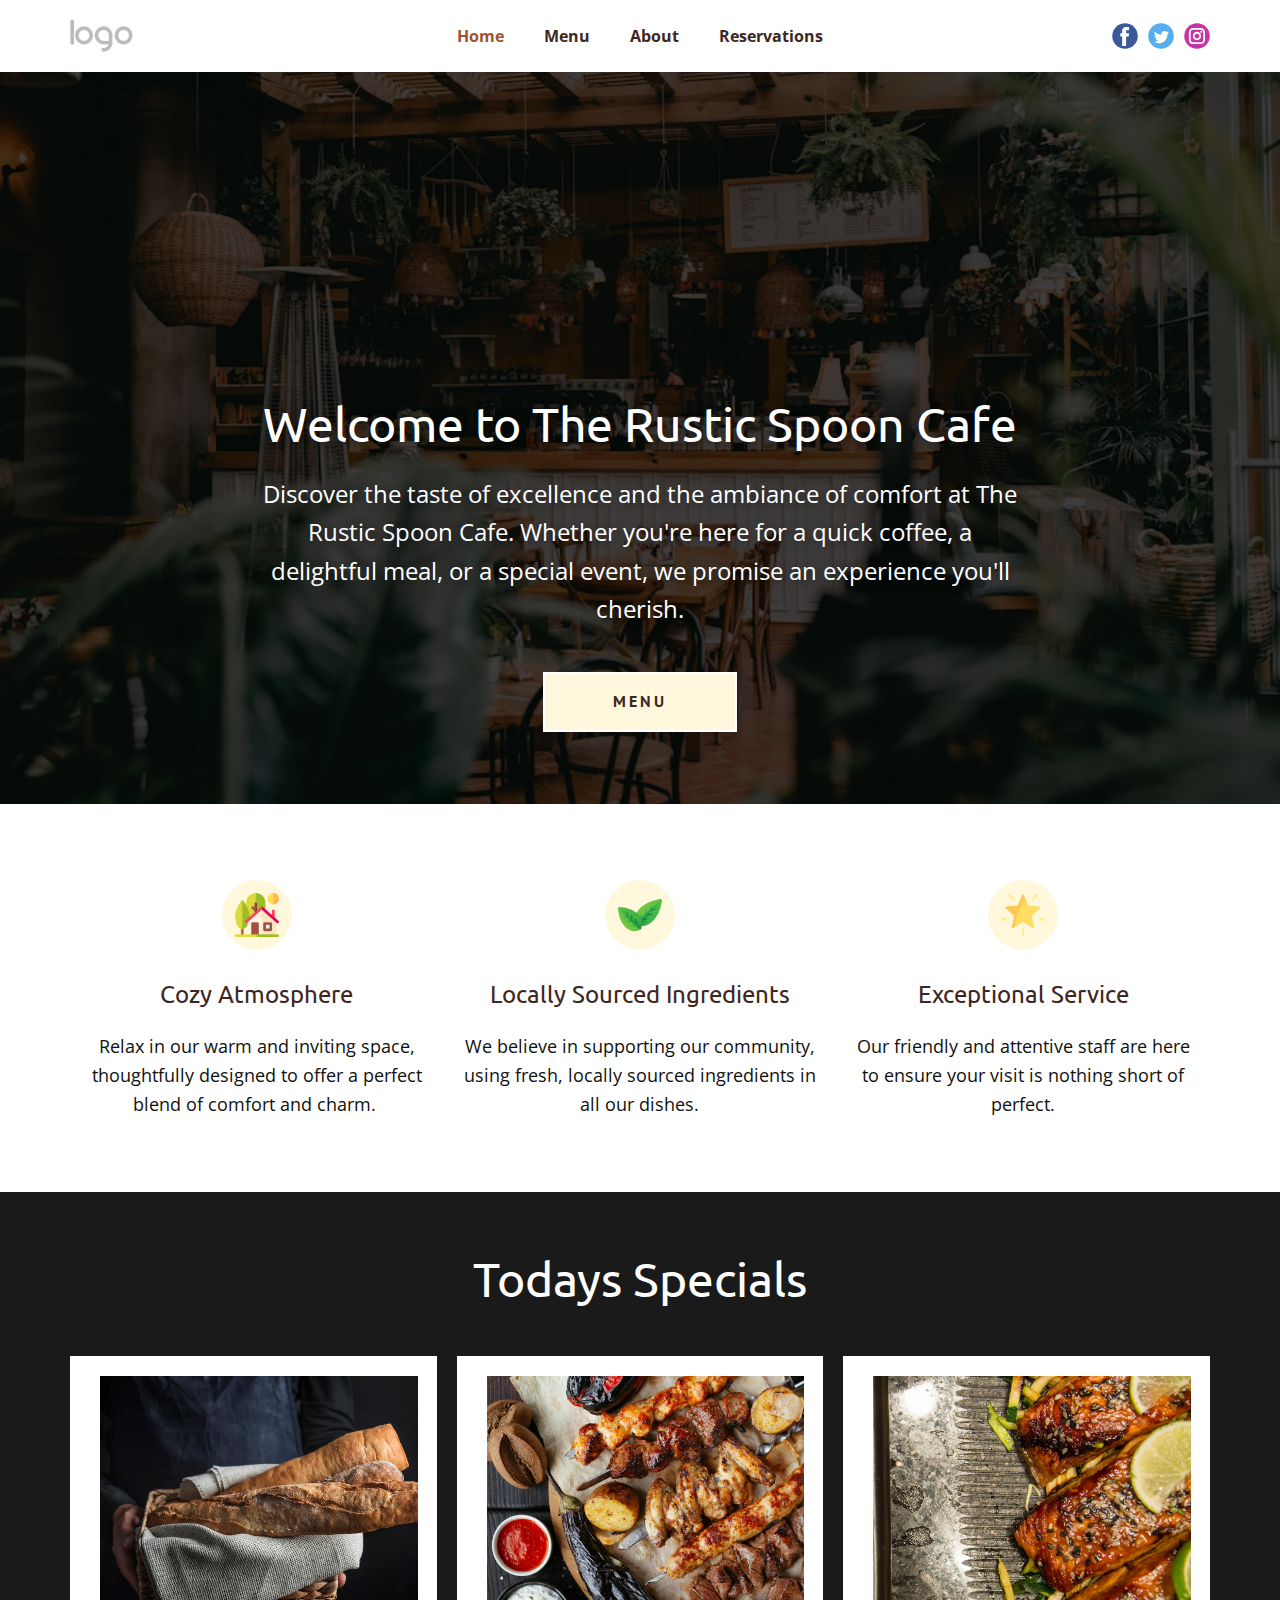
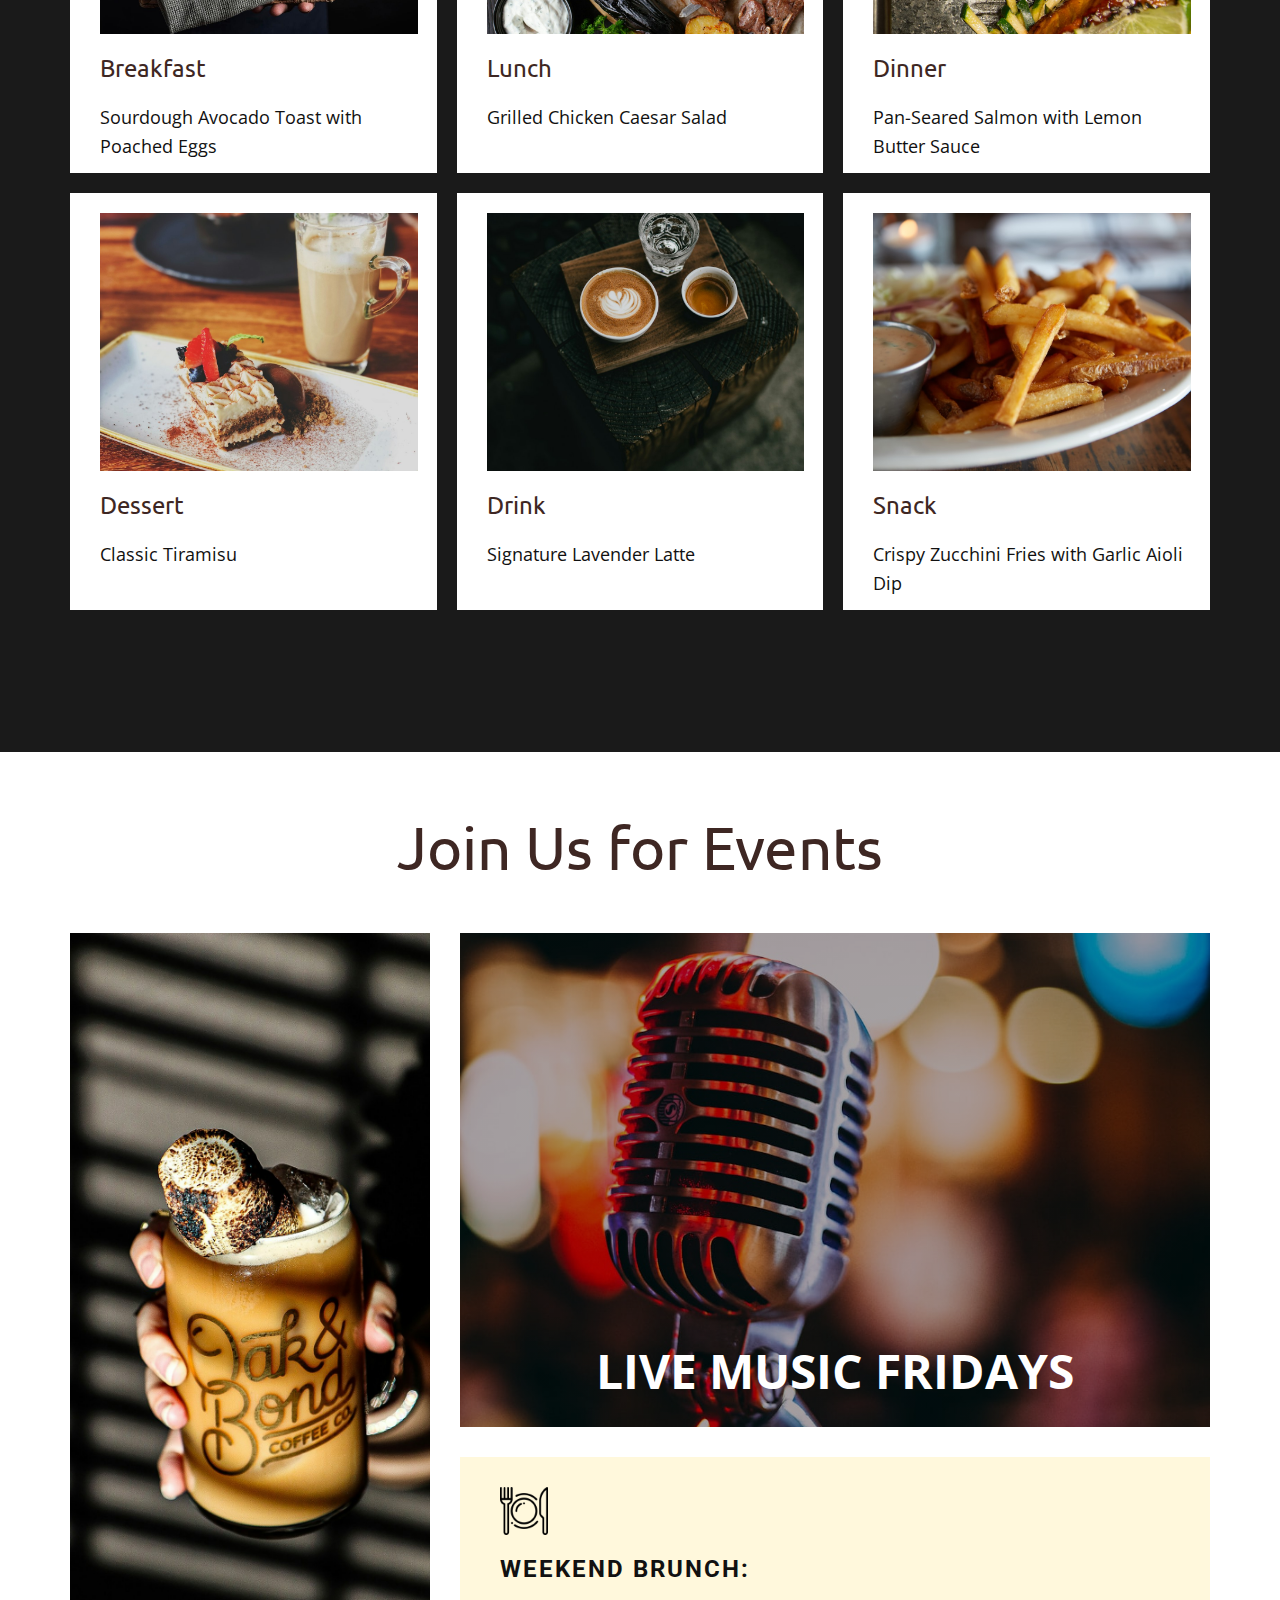
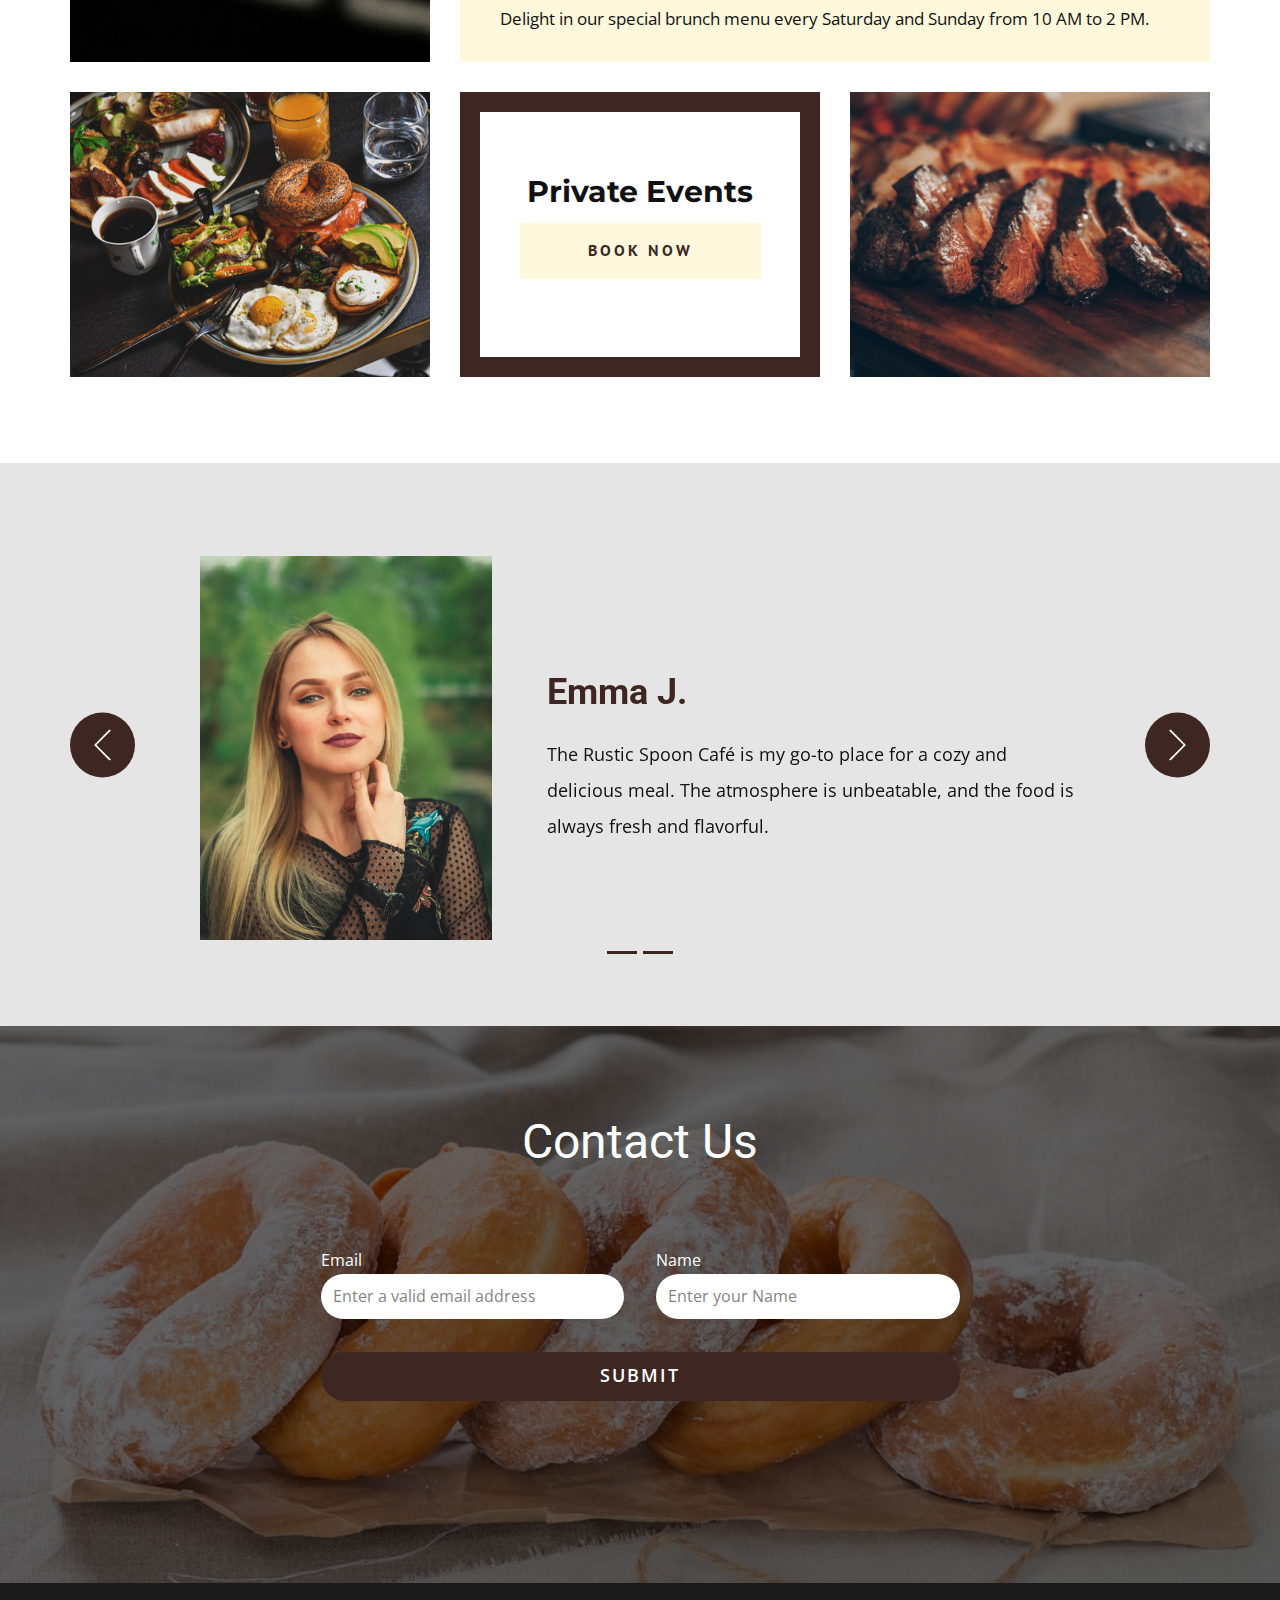
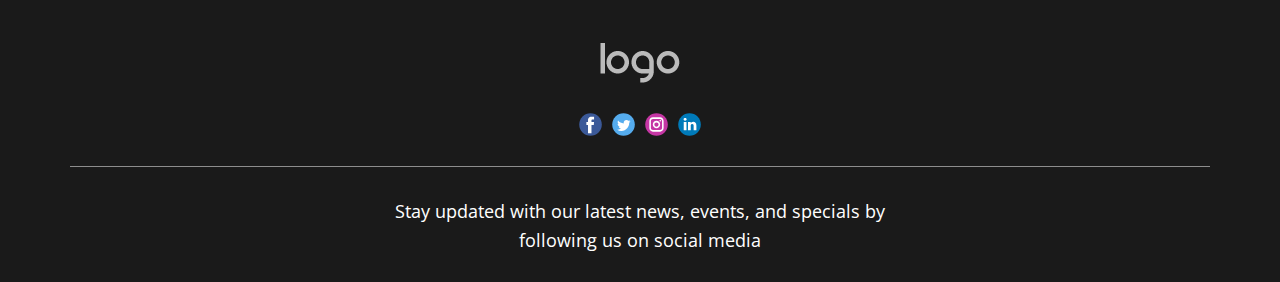
<file: Home.html>
<!DOCTYPE html>
<html style="font-size: 16px;" lang="en"><head>
    <meta name="viewport" content="width=device-width, initial-scale=1.0">
    <meta charset="utf-8">
    <meta name="keywords" content="​Welcome to The Rustic Spoon Cafe, Todays Specials​, ​Join Us for Events, ​Live Music Fridays, Contact Us">
    <meta name="description" content="">
    <title>Home</title>
    <link rel="stylesheet" href="nicepage.css" media="screen">
<link rel="stylesheet" href="Home.css" media="screen">
    <script class="u-script" type="text/javascript" src="jquery.js" defer=""></script>
    <script class="u-script" type="text/javascript" src="nicepage.js" defer=""></script>
    <meta name="generator" content="Nicepage 6.10.5, nicepage.com">
    <link id="u-theme-google-font" rel="stylesheet" href="https://fonts.googleapis.com/css?family=Roboto:100,100i,300,300i,400,400i,500,500i,700,700i,900,900i|Open+Sans:300,300i,400,400i,500,500i,600,600i,700,700i,800,800i">
    <link id="u-page-google-font" rel="stylesheet" href="https://fonts.googleapis.com/css?family=Ubuntu:300,300i,400,400i,500,500i,700,700i|PT+Sans:400,400i,700,700i|Montserrat:100,100i,200,200i,300,300i,400,400i,500,500i,600,600i,700,700i,800,800i,900,900i">
    
    
    
    
    
    
    
    
    <script type="application/ld+json">{
		"@context": "http://schema.org",
		"@type": "Organization",
		"name": "",
		"logo": "images/default-logo.png",
		"sameAs": [
				"https://facebook.com/name",
				"https://twitter.com/name",
				"https://www.instagram.com/name"
		]
}</script>
    <meta name="theme-color" content="#478ac9">
    <meta name="twitter:site" content="@">
    <meta name="twitter:card" content="summary_large_image">
    <meta name="twitter:title" content="Home">
    <meta name="twitter:description" content="">
    <meta property="og:title" content="Home">
    <meta property="og:type" content="website">
  <meta data-intl-tel-input-cdn-path="intlTelInput/"></head>
  <body data-path-to-root="./" data-include-products="false" class="u-body u-xl-mode" data-lang="en"><header class="u-align-center-sm u-align-center-xs u-clearfix u-header u-white u-header" id="sec-2853"><div class="u-clearfix u-sheet u-valign-middle u-sheet-1">
        <a href="#" class="u-image u-logo u-image-1" data-image-width="80" data-image-height="40">
          <img src="images/default-logo.png" class="u-logo-image u-logo-image-1">
        </a>
        <div class="u-social-icons u-spacing-10 u-social-icons-1">
          <a class="u-social-url" title="facebook" target="_blank" href="https://facebook.com/name"><span class="u-icon u-social-facebook u-social-icon u-icon-1"><svg class="u-svg-link" preserveAspectRatio="xMidYMin slice" viewBox="0 0 112 112" style=""><use xlink:href="#svg-b914"></use></svg><svg class="u-svg-content" viewBox="0 0 112 112" x="0" y="0" id="svg-b914"><circle fill="currentColor" cx="56.1" cy="56.1" r="55"></circle><path fill="#FFFFFF" d="M73.5,31.6h-9.1c-1.4,0-3.6,0.8-3.6,3.9v8.5h12.6L72,58.3H60.8v40.8H43.9V58.3h-8V43.9h8v-9.2
      c0-6.7,3.1-17,17-17h12.5v13.9H73.5z"></path></svg></span>
          </a>
          <a class="u-social-url" title="twitter" target="_blank" href="https://twitter.com/name"><span class="u-icon u-social-icon u-social-twitter u-icon-2"><svg class="u-svg-link" preserveAspectRatio="xMidYMin slice" viewBox="0 0 112 112" style=""><use xlink:href="#svg-c899"></use></svg><svg class="u-svg-content" viewBox="0 0 112 112" x="0" y="0" id="svg-c899"><circle fill="currentColor" class="st0" cx="56.1" cy="56.1" r="55"></circle><path fill="#FFFFFF" d="M83.8,47.3c0,0.6,0,1.2,0,1.7c0,17.7-13.5,38.2-38.2,38.2C38,87.2,31,85,25,81.2c1,0.1,2.1,0.2,3.2,0.2
      c6.3,0,12.1-2.1,16.7-5.7c-5.9-0.1-10.8-4-12.5-9.3c0.8,0.2,1.7,0.2,2.5,0.2c1.2,0,2.4-0.2,3.5-0.5c-6.1-1.2-10.8-6.7-10.8-13.1
      c0-0.1,0-0.1,0-0.2c1.8,1,3.9,1.6,6.1,1.7c-3.6-2.4-6-6.5-6-11.2c0-2.5,0.7-4.8,1.8-6.7c6.6,8.1,16.5,13.5,27.6,14
      c-0.2-1-0.3-2-0.3-3.1c0-7.4,6-13.4,13.4-13.4c3.9,0,7.3,1.6,9.8,4.2c3.1-0.6,5.9-1.7,8.5-3.3c-1,3.1-3.1,5.8-5.9,7.4
      c2.7-0.3,5.3-1,7.7-2.1C88.7,43,86.4,45.4,83.8,47.3z"></path></svg></span>
          </a>
          <a class="u-social-url" title="instagram" target="_blank" href="https://www.instagram.com/name"><span class="u-icon u-social-icon u-social-instagram u-icon-3"><svg class="u-svg-link" preserveAspectRatio="xMidYMin slice" viewBox="0 0 112 112" style=""><use xlink:href="#svg-f1bc"></use></svg><svg class="u-svg-content" viewBox="0 0 112 112" x="0" y="0" id="svg-f1bc"><circle fill="currentColor" cx="56.1" cy="56.1" r="55"></circle><path fill="#FFFFFF" d="M55.9,38.2c-9.9,0-17.9,8-17.9,17.9C38,66,46,74,55.9,74c9.9,0,17.9-8,17.9-17.9C73.8,46.2,65.8,38.2,55.9,38.2
      z M55.9,66.4c-5.7,0-10.3-4.6-10.3-10.3c-0.1-5.7,4.6-10.3,10.3-10.3c5.7,0,10.3,4.6,10.3,10.3C66.2,61.8,61.6,66.4,55.9,66.4z"></path><path fill="#FFFFFF" d="M74.3,33.5c-2.3,0-4.2,1.9-4.2,4.2s1.9,4.2,4.2,4.2s4.2-1.9,4.2-4.2S76.6,33.5,74.3,33.5z"></path><path fill="#FFFFFF" d="M73.1,21.3H38.6c-9.7,0-17.5,7.9-17.5,17.5v34.5c0,9.7,7.9,17.6,17.5,17.6h34.5c9.7,0,17.5-7.9,17.5-17.5V38.8
      C90.6,29.1,82.7,21.3,73.1,21.3z M83,73.3c0,5.5-4.5,9.9-9.9,9.9H38.6c-5.5,0-9.9-4.5-9.9-9.9V38.8c0-5.5,4.5-9.9,9.9-9.9h34.5
      c5.5,0,9.9,4.5,9.9,9.9V73.3z"></path></svg></span>
          </a>
        </div>
        <nav class="u-align-center u-menu u-menu-one-level u-offcanvas u-menu-1">
          <div class="menu-collapse" style="font-size: 1rem; font-weight: 700;">
            <a class="u-button-style u-nav-link" href="#">
              <svg class="u-svg-link" preserveAspectRatio="xMidYMin slice" viewBox="0 0 302 302" style=""><use xmlns:xlink="http://www.w3.org/1999/xlink" xlink:href="#svg-8a8f"></use></svg>
              <svg xmlns="http://www.w3.org/2000/svg" xmlns:xlink="http://www.w3.org/1999/xlink" version="1.1" id="svg-8a8f" x="0px" y="0px" viewBox="0 0 302 302" style="enable-background:new 0 0 302 302;" xml:space="preserve" class="u-svg-content"><g><rect y="36" width="302" height="30"></rect><rect y="236" width="302" height="30"></rect><rect y="136" width="302" height="30"></rect>
</g><g></g><g></g><g></g><g></g><g></g><g></g><g></g><g></g><g></g><g></g><g></g><g></g><g></g><g></g><g></g></svg>
            </a>
          </div>
          <div class="u-custom-menu u-nav-container">
            <ul class="u-custom-font u-nav u-text-font u-unstyled u-nav-1"><li class="u-nav-item"><a class="u-button-style u-nav-link u-text-active-custom-color-1 u-text-custom-color-3 u-text-hover-custom-color-2" href="Home.html" style="padding: 10px 20px;">Home</a>
</li><li class="u-nav-item"><a class="u-button-style u-nav-link u-text-active-custom-color-1 u-text-custom-color-3 u-text-hover-custom-color-2" href="Menu.html" style="padding: 10px 20px;">Menu</a>
</li><li class="u-nav-item"><a class="u-button-style u-nav-link u-text-active-custom-color-1 u-text-custom-color-3 u-text-hover-custom-color-2" href="About.html" style="padding: 10px 20px;">About</a>
</li><li class="u-nav-item"><a class="u-button-style u-nav-link u-text-active-custom-color-1 u-text-custom-color-3 u-text-hover-custom-color-2" href="Reservations.html" style="padding: 10px 20px;">Reservations</a>
</li></ul>
          </div>
          <div class="u-custom-menu u-nav-container-collapse">
            <div class="u-align-center u-black u-container-style u-inner-container-layout u-opacity u-opacity-95 u-sidenav">
              <div class="u-inner-container-layout u-sidenav-overflow">
                <div class="u-menu-close"></div>
                <ul class="u-align-center u-nav u-popupmenu-items u-unstyled u-nav-2"><li class="u-nav-item"><a class="u-button-style u-nav-link" href="Home.html">Home</a>
</li><li class="u-nav-item"><a class="u-button-style u-nav-link" href="Menu.html">Menu</a>
</li><li class="u-nav-item"><a class="u-button-style u-nav-link" href="About.html">About</a>
</li><li class="u-nav-item"><a class="u-button-style u-nav-link" href="Reservations.html">Reservations</a>
</li></ul>
              </div>
            </div>
            <div class="u-black u-menu-overlay u-opacity u-opacity-70"></div>
          </div>
        </nav>
      </div></header>
    <section class="skrollable skrollable-between u-align-center u-clearfix u-image u-parallax u-shading u-section-1" id="carousel_a7b2" src="" data-image-width="1280" data-image-height="853">
      <div class="u-clearfix u-sheet u-sheet-1">
        <h2 class="u-align-center u-custom-font u-font-ubuntu u-text u-text-body-alt-color u-text-default u-text-1"> Welcome to The Rustic Spoon Cafe</h2>
        <p class="u-align-center u-large-text u-text u-text-body-alt-color u-text-variant u-text-2"> Discover the taste of excellence and the ambiance of comfort at The Rustic Spoon Cafe. Whether you're here for a quick coffee, a delightful meal, or a special event, we promise an experience you'll cherish.</p>
        <div class="data-layout-selected u-clearfix u-layout-custom-sm u-layout-custom-xs u-layout-wrap u-layout-wrap-1">
          <div class="u-layout">
            <div class="u-layout-row">
              <div class="u-align-left u-container-align-center u-container-style u-layout-cell u-right-cell u-size-60 u-layout-cell-1">
                <div class="u-container-layout u-valign-middle u-container-layout-1">
                  <a href="Menu.html" class="u-align-center u-border-2 u-border-white u-btn u-button-style u-custom-color-4 u-custom-font u-font-pt-sans u-hover-custom-color-2 u-text-custom-color-3 u-text-hover-white u-btn-1" data-animation-name="" data-animation-duration="0" data-animation-delay="0" data-animation-direction="">menu </a>
                </div>
              </div>
            </div>
          </div>
        </div>
      </div>
    </section>
    <section class="u-clearfix u-section-2" id="carousel_edb8">
      <div class="u-clearfix u-sheet u-valign-middle u-sheet-1">
        <div class="u-expanded-width u-list u-list-1">
          <div class="u-repeater u-repeater-1">
            <div class="u-container-style u-list-item u-repeater-item">
              <div class="u-container-layout u-similar-container u-valign-top-lg u-valign-top-md u-valign-top-sm u-valign-top-xs u-container-layout-1"><span class="u-align-center u-custom-color-4 u-file-icon u-icon u-icon-circle u-icon-1"><img src="images/2163350.png" alt=""></span>
                <h4 class="u-align-center u-custom-font u-font-ubuntu u-text u-text-custom-color-3 u-text-default u-text-1"> Cozy Atmosphere</h4>
                <p class="u-align-center u-text u-text-default u-text-2"> Relax in our warm and inviting space, thoughtfully designed to offer a perfect blend of comfort and charm.&nbsp;</p>
              </div>
            </div>
            <div class="u-container-style u-list-item u-repeater-item">
              <div class="u-container-layout u-similar-container u-valign-top-lg u-valign-top-md u-valign-top-sm u-valign-top-xs u-container-layout-2"><span class="u-align-center u-custom-color-4 u-file-icon u-icon u-icon-circle u-icon-2"><img src="images/1635265.png" alt=""></span>
                <h4 class="u-align-center u-custom-font u-font-ubuntu u-text u-text-custom-color-3 u-text-default u-text-3"> Locally Sourced Ingredients</h4>
                <p class="u-align-center u-text u-text-default u-text-4"> We believe in supporting our community, using fresh, locally sourced ingredients in all our dishes.</p>
              </div>
            </div>
            <div class="u-container-style u-list-item u-repeater-item">
              <div class="u-container-layout u-similar-container u-valign-top-lg u-valign-top-md u-valign-top-sm u-valign-top-xs u-container-layout-3"><span class="u-align-center u-custom-color-4 u-file-icon u-icon u-icon-circle u-icon-3"><img src="images/616490.png" alt=""></span>
                <h4 class="u-align-center u-custom-font u-font-ubuntu u-text u-text-custom-color-3 u-text-default u-text-5"> Exceptional Service</h4>
                <p class="u-align-center u-text u-text-default u-text-6"> Our friendly and attentive staff are here to ensure your visit is nothing short of perfect.</p>
              </div>
            </div>
          </div>
        </div>
      </div>
    </section>
    <section class="u-clearfix u-container-align-center u-grey-90 u-section-3" id="carousel_4f04">
      <div class="u-clearfix u-sheet u-sheet-1">
        <h2 class="u-align-center u-custom-font u-font-ubuntu u-text u-text-1">Todays Specials </h2>
        <div class="u-expanded-width u-list u-list-1">
          <div class="u-repeater u-repeater-1">
            <div class="u-container-style u-list-item u-repeater-item u-shape-rectangle u-white u-list-item-1">
              <div class="u-container-layout u-similar-container u-valign-top u-container-layout-1">
                <img class="u-expanded-width u-image u-image-default u-image-1" src="images/c4683412-b6fa-bbc0-0c8f-2c2235bc31c0.jpg" alt="" data-image-width="1280" data-image-height="1280">
                <h4 class="u-custom-font u-font-ubuntu u-text u-text-custom-color-3 u-text-2">Breakfast</h4>
                <p class="u-text u-text-3"> Sourdough Avocado Toast with Poached Eggs </p>
              </div>
            </div>
            <div class="u-container-style u-list-item u-repeater-item u-shape-rectangle u-video-cover u-white u-list-item-2">
              <div class="u-container-layout u-similar-container u-valign-top u-container-layout-2">
                <img class="u-expanded-width u-image u-image-default u-image-2" src="images/21.jpeg" alt="" data-image-width="853" data-image-height="1280">
                <h4 class="u-custom-font u-font-ubuntu u-text u-text-custom-color-3 u-text-4">Lunch</h4>
                <p class="u-text u-text-5"> Grilled Chicken Caesar Salad<br>
                </p>
              </div>
            </div>
            <div class="u-container-style u-list-item u-repeater-item u-shape-rectangle u-video-cover u-white u-list-item-3">
              <div class="u-container-layout u-similar-container u-valign-top u-container-layout-3">
                <img class="u-expanded-width u-image u-image-default u-image-3" src="images/22.jpeg" alt="" data-image-width="1280" data-image-height="854">
                <h4 class="u-custom-font u-font-ubuntu u-text u-text-custom-color-3 u-text-6">Dinner</h4>
                <p class="u-text u-text-7"> Pan-Seared Salmon with Lemon Butter Sauce</p>
              </div>
            </div>
            <div class="u-container-style u-list-item u-repeater-item u-shape-rectangle u-video-cover u-white u-list-item-4">
              <div class="u-container-layout u-similar-container u-valign-top u-container-layout-4">
                <img class="u-expanded-width u-image u-image-default u-image-4" src="images/15.jpeg" alt="" data-image-width="960" data-image-height="1280">
                <h4 class="u-custom-font u-font-ubuntu u-text u-text-custom-color-3 u-text-8">Dessert</h4>
                <p class="u-text u-text-9"> Classic Tiramisu</p>
              </div>
            </div>
            <div class="u-container-style u-list-item u-repeater-item u-shape-rectangle u-video-cover u-white u-list-item-5">
              <div class="u-container-layout u-similar-container u-valign-top u-container-layout-5">
                <img class="u-expanded-width u-image u-image-default u-image-5" src="images/13.jpeg" alt="" data-image-width="853" data-image-height="1280">
                <h4 class="u-custom-font u-font-ubuntu u-text u-text-custom-color-3 u-text-10">Drink</h4>
                <p class="u-text u-text-11"> Signature Lavender Latte</p>
              </div>
            </div>
            <div class="u-container-style u-list-item u-repeater-item u-shape-rectangle u-video-cover u-white u-list-item-6">
              <div class="u-container-layout u-similar-container u-valign-top u-container-layout-6">
                <img class="u-expanded-width u-image u-image-default u-image-6" src="images/10.jpeg" alt="" data-image-width="1280" data-image-height="853">
                <h4 class="u-custom-font u-font-ubuntu u-text u-text-custom-color-3 u-text-12">Snack</h4>
                <p class="u-text u-text-13"> Crispy Zucchini Fries with Garlic Aioli Dip </p>
              </div>
            </div>
          </div>
        </div>
      </div>
    </section>
    <section class="u-align-center-lg u-align-center-md u-align-center-xl u-align-left-sm u-align-left-xs u-clearfix u-section-4" id="carousel_9ef1">
      <div class="u-clearfix u-sheet u-sheet-1">
        <h2 class="u-custom-font u-font-ubuntu u-text u-text-custom-color-3 u-text-default u-text-1"> Join Us for Events</h2>
        <div class="data-layout-selected u-clearfix u-expanded-width u-gutter-30 u-layout-wrap u-layout-wrap-1">
          <div class="u-gutter-0 u-layout">
            <div class="u-layout-col">
              <div class="u-size-40">
                <div class="u-layout-row">
                  <div class="u-size-20">
                    <div class="u-layout-col">
                      <div class="u-container-style u-image u-layout-cell u-size-60 u-image-1" data-image-width="853" data-image-height="1280">
                        <div class="u-container-layout u-container-layout-1"></div>
                      </div>
                    </div>
                  </div>
                  <div class="u-size-40">
                    <div class="u-layout-col">
                      <div class="u-container-style u-image u-layout-cell u-shading u-size-30 u-image-2" data-image-width="1280" data-image-height="853">
                        <div class="u-container-layout u-valign-bottom u-container-layout-2">
                          <h2 class="u-align-center u-custom-font u-text u-text-font u-text-2"> Live Music Fridays</h2>
                        </div>
                      </div>
                      <div class="u-align-left u-container-style u-custom-color-4 u-layout-cell u-size-30 u-layout-cell-3">
                        <div class="u-container-layout u-container-layout-3"><span class="u-file-icon u-icon u-icon-1"><img src="images/562678.png" alt=""></span>
                          <h4 class="u-text u-text-default u-text-3"> Weekend Brunch:</h4>
                          <p class="u-text u-text-4"> Delight in our special brunch menu every Saturday and Sunday from 10 AM to 2 PM.</p>
                        </div>
                      </div>
                    </div>
                  </div>
                </div>
              </div>
              <div class="u-size-20">
                <div class="u-layout-row">
                  <div class="u-container-style u-image u-layout-cell u-size-20-lg u-size-20-xl u-size-29-md u-size-29-sm u-size-29-xs u-image-3" data-image-width="1280" data-image-height="853">
                    <div class="u-container-layout u-container-layout-4"></div>
                  </div>
                  <div class="u-container-style u-layout-cell u-size-20-lg u-size-20-xl u-size-25-md u-size-25-sm u-size-25-xs u-layout-cell-5">
                    <div class="u-border-20 u-border-custom-color-3 u-container-layout u-container-layout-5">
                      <h4 class="u-align-center u-custom-font u-font-montserrat u-text u-text-default u-text-5"> Private Events</h4>
                      <a href="Reservations.html" class="u-align-center u-border-2 u-border-white u-btn u-button-style u-custom-color-4 u-custom-font u-font-pt-sans u-hover-custom-color-2 u-text-custom-color-3 u-text-hover-white u-btn-1" data-animation-name="" data-animation-duration="0" data-animation-delay="0" data-animation-direction="">book now </a>
                    </div>
                  </div>
                  <div class="u-container-style u-hidden-md u-image u-layout-cell u-size-20-lg u-size-20-xl u-size-6-md u-size-6-sm u-size-6-xs u-image-4" data-image-width="1280" data-image-height="720">
                    <div class="u-container-layout u-container-layout-6"></div>
                  </div>
                </div>
              </div>
            </div>
          </div>
        </div>
      </div>
    </section>
    <section class="u-clearfix u-grey-10 u-section-5" id="carousel_6624">
      <div class="u-clearfix u-sheet u-valign-middle-sm u-valign-middle-xs u-sheet-1">
        <div id="carousel-02e9" data-interval="5000" data-u-ride="carousel" class="u-carousel u-expanded-width u-slider u-slider-1">
          <ol class="u-absolute-hcenter u-carousel-indicators u-carousel-indicators-1">
            <li data-u-target="#carousel-02e9" class="u-active u-active-custom-color-3 u-custom-color-3" data-u-slide-to="0"></li>
            <li data-u-target="#carousel-02e9" class="u-active-custom-color-3 u-custom-color-3" data-u-slide-to="1"></li>
          </ol>
          <div class="u-carousel-inner" role="listbox">
            <div class="u-active u-align-center-sm u-align-center-xs u-carousel-item u-container-style u-slide">
              <div class="u-container-layout u-valign-top-md u-valign-top-sm u-valign-top-xs u-container-layout-1">
                <img src="images/14.jpeg" alt="" class="u-image u-image-default u-image-1" data-image-width="1024" data-image-height="1280">
                <h3 class="u-text u-text-custom-color-3 u-text-1"><b>Emma J.</b>
                </h3>
                <p class="u-text u-text-2"> The Rustic Spoon Café is my go-to place for a cozy and delicious meal. The atmosphere is unbeatable, and the food is always fresh and flavorful.</p>
              </div>
            </div>
            <div class="u-align-center-sm u-align-center-xs u-carousel-item u-container-style u-slide">
              <div class="u-container-layout u-valign-top-md u-valign-top-sm u-valign-top-xs u-container-layout-2">
                <img src="images/18.jpeg" alt="" class="u-image u-image-default u-image-2" data-image-width="853" data-image-height="1280">
                <h3 class="u-text u-text-custom-color-3 u-text-3"><b> Michael B.</b>
                </h3>
                <p class="u-text u-text-4"> I love the friendly staff and the daily specials. There's always something new and exciting to try!</p>
              </div>
            </div>
          </div>
          <a class="u-absolute-vcenter u-carousel-control u-carousel-control-prev u-custom-color-3 u-shape-circle u-spacing-17 u-text-body-alt-color u-carousel-control-1" href="#carousel-02e9" role="button" data-u-slide="prev">
            <span aria-hidden="true">
              <svg viewBox="0 0 477.175 477.175"><path d="M145.188,238.575l215.5-215.5c5.3-5.3,5.3-13.8,0-19.1s-13.8-5.3-19.1,0l-225.1,225.1c-5.3,5.3-5.3,13.8,0,19.1l225.1,225
                    c2.6,2.6,6.1,4,9.5,4s6.9-1.3,9.5-4c5.3-5.3,5.3-13.8,0-19.1L145.188,238.575z"></path></svg>
            </span>
            <span class="sr-only">Previous</span>
          </a>
          <a class="u-absolute-vcenter u-carousel-control u-carousel-control-next u-custom-color-3 u-shape-circle u-spacing-17 u-text-body-alt-color u-carousel-control-2" href="#carousel-02e9" role="button" data-u-slide="next">
            <span aria-hidden="true">
              <svg viewBox="0 0 477.175 477.175"><path d="M360.731,229.075l-225.1-225.1c-5.3-5.3-13.8-5.3-19.1,0s-5.3,13.8,0,19.1l215.5,215.5l-215.5,215.5
                    c-5.3,5.3-5.3,13.8,0,19.1c2.6,2.6,6.1,4,9.5,4c3.4,0,6.9-1.3,9.5-4l225.1-225.1C365.931,242.875,365.931,234.275,360.731,229.075z"></path></svg>
            </span>
            <span class="sr-only">Next</span>
          </a>
        </div>
      </div>
    </section>
    <section class="u-clearfix u-container-align-center u-image u-shading u-section-6" id="carousel_6ad7" data-image-width="1280" data-image-height="853">
      <div class="u-clearfix u-sheet u-sheet-1">
        <div class="u-align-left u-container-align-center u-container-style u-group u-group-1">
          <div class="u-container-layout u-valign-top u-container-layout-1">
            <h2 class="u-align-center u-text u-text-default u-text-1">Contact Us</h2>
            <div class="u-form u-form-1">
              <form action="#" class="u-clearfix u-form-spacing-32 u-form-vertical u-inner-form" source="custom" name="form" style="padding: 10px;" method="post">
                <div class="u-form-email u-form-group u-form-partition-factor-2">
                  <label for="email-bb9b" class="u-label">Email</label>
                  <input type="email" placeholder="Enter a valid email address" id="email-bb9b" name="email" class="u-border-none u-input u-input-rectangle u-radius-50" required="">
                </div>
                <div class="u-form-group u-form-name u-form-partition-factor-2">
                  <label for="name-bb9b" class="u-label">Name</label>
                  <input type="text" placeholder="Enter your Name" id="name-bb9b" name="name" class="u-border-none u-input u-input-rectangle u-radius-50" required="">
                </div>
                <div class="u-align-left u-form-group u-form-submit">
                  <a href="#" class="u-active-grey-70 u-border-none u-btn u-btn-round u-btn-submit u-button-style u-custom-color-3 u-hover-custom-color-2 u-radius-50 u-btn-1">Submit</a>
                  <input type="submit" value="submit" class="u-form-control-hidden">
                </div>
                <div class="u-form-send-message u-form-send-success"> Thank you! Your message has been sent. </div>
                <div class="u-form-send-error u-form-send-message"> Unable to send your message. Please fix errors then try again. </div>
                <input type="hidden" value="" name="recaptchaResponse">
              </form>
            </div>
          </div>
        </div>
      </div>
    </section>
    
    
    
    <footer class="u-clearfix u-footer u-grey-90" id="sec-a93a"><div class="u-clearfix u-sheet u-sheet-1">
        <a href="#" class="u-image u-logo u-image-1" data-image-width="80" data-image-height="40">
          <img src="images/default-logo.png" class="u-logo-image u-logo-image-1">
        </a>
        <div class="u-align-left u-social-icons u-spacing-10 u-social-icons-1">
          <a class="u-social-url" title="facebook" target="_blank" href=""><span class="u-icon u-social-facebook u-social-icon u-icon-1"><svg class="u-svg-link" preserveAspectRatio="xMidYMin slice" viewBox="0 0 112 112" style=""><use xlink:href="#svg-795d"></use></svg><svg class="u-svg-content" viewBox="0 0 112 112" x="0" y="0" id="svg-795d"><circle fill="currentColor" cx="56.1" cy="56.1" r="55"></circle><path fill="#FFFFFF" d="M73.5,31.6h-9.1c-1.4,0-3.6,0.8-3.6,3.9v8.5h12.6L72,58.3H60.8v40.8H43.9V58.3h-8V43.9h8v-9.2
      c0-6.7,3.1-17,17-17h12.5v13.9H73.5z"></path></svg></span>
          </a>
          <a class="u-social-url" title="twitter" target="_blank" href=""><span class="u-icon u-social-icon u-social-twitter u-icon-2"><svg class="u-svg-link" preserveAspectRatio="xMidYMin slice" viewBox="0 0 112 112" style=""><use xlink:href="#svg-971d"></use></svg><svg class="u-svg-content" viewBox="0 0 112 112" x="0" y="0" id="svg-971d"><circle fill="currentColor" class="st0" cx="56.1" cy="56.1" r="55"></circle><path fill="#FFFFFF" d="M83.8,47.3c0,0.6,0,1.2,0,1.7c0,17.7-13.5,38.2-38.2,38.2C38,87.2,31,85,25,81.2c1,0.1,2.1,0.2,3.2,0.2
      c6.3,0,12.1-2.1,16.7-5.7c-5.9-0.1-10.8-4-12.5-9.3c0.8,0.2,1.7,0.2,2.5,0.2c1.2,0,2.4-0.2,3.5-0.5c-6.1-1.2-10.8-6.7-10.8-13.1
      c0-0.1,0-0.1,0-0.2c1.8,1,3.9,1.6,6.1,1.7c-3.6-2.4-6-6.5-6-11.2c0-2.5,0.7-4.8,1.8-6.7c6.6,8.1,16.5,13.5,27.6,14
      c-0.2-1-0.3-2-0.3-3.1c0-7.4,6-13.4,13.4-13.4c3.9,0,7.3,1.6,9.8,4.2c3.1-0.6,5.9-1.7,8.5-3.3c-1,3.1-3.1,5.8-5.9,7.4
      c2.7-0.3,5.3-1,7.7-2.1C88.7,43,86.4,45.4,83.8,47.3z"></path></svg></span>
          </a>
          <a class="u-social-url" title="instagram" target="_blank" href=""><span class="u-icon u-social-icon u-social-instagram u-icon-3"><svg class="u-svg-link" preserveAspectRatio="xMidYMin slice" viewBox="0 0 112 112" style=""><use xlink:href="#svg-1950"></use></svg><svg class="u-svg-content" viewBox="0 0 112 112" x="0" y="0" id="svg-1950"><circle fill="currentColor" cx="56.1" cy="56.1" r="55"></circle><path fill="#FFFFFF" d="M55.9,38.2c-9.9,0-17.9,8-17.9,17.9C38,66,46,74,55.9,74c9.9,0,17.9-8,17.9-17.9C73.8,46.2,65.8,38.2,55.9,38.2
      z M55.9,66.4c-5.7,0-10.3-4.6-10.3-10.3c-0.1-5.7,4.6-10.3,10.3-10.3c5.7,0,10.3,4.6,10.3,10.3C66.2,61.8,61.6,66.4,55.9,66.4z"></path><path fill="#FFFFFF" d="M74.3,33.5c-2.3,0-4.2,1.9-4.2,4.2s1.9,4.2,4.2,4.2s4.2-1.9,4.2-4.2S76.6,33.5,74.3,33.5z"></path><path fill="#FFFFFF" d="M73.1,21.3H38.6c-9.7,0-17.5,7.9-17.5,17.5v34.5c0,9.7,7.9,17.6,17.5,17.6h34.5c9.7,0,17.5-7.9,17.5-17.5V38.8
      C90.6,29.1,82.7,21.3,73.1,21.3z M83,73.3c0,5.5-4.5,9.9-9.9,9.9H38.6c-5.5,0-9.9-4.5-9.9-9.9V38.8c0-5.5,4.5-9.9,9.9-9.9h34.5
      c5.5,0,9.9,4.5,9.9,9.9V73.3z"></path></svg></span>
          </a>
          <a class="u-social-url" title="linkedin" target="_blank" href=""><span class="u-icon u-social-icon u-social-linkedin u-icon-4"><svg class="u-svg-link" preserveAspectRatio="xMidYMin slice" viewBox="0 0 112 112" style=""><use xlink:href="#svg-5949"></use></svg><svg class="u-svg-content" viewBox="0 0 112 112" x="0" y="0" id="svg-5949"><circle fill="currentColor" cx="56.1" cy="56.1" r="55"></circle><path fill="#FFFFFF" d="M41.3,83.7H27.9V43.4h13.4V83.7z M34.6,37.9L34.6,37.9c-4.6,0-7.5-3.1-7.5-7c0-4,3-7,7.6-7s7.4,3,7.5,7
      C42.2,34.8,39.2,37.9,34.6,37.9z M89.6,83.7H76.2V62.2c0-5.4-1.9-9.1-6.8-9.1c-3.7,0-5.9,2.5-6.9,4.9c-0.4,0.9-0.4,2.1-0.4,3.3v22.5
      H48.7c0,0,0.2-36.5,0-40.3h13.4v5.7c1.8-2.7,5-6.7,12.1-6.7c8.8,0,15.4,5.8,15.4,18.1V83.7z"></path></svg></span>
          </a>
        </div>
        <div class="u-border-1 u-border-white u-expanded-width u-line u-line-horizontal u-opacity u-opacity-50 u-line-1"></div>
        <p class="u-align-center u-text u-text-1"> Stay updated with our latest news, events, and specials by following us on social media</p>
      </div></footer>
  
</body></html>
</file>
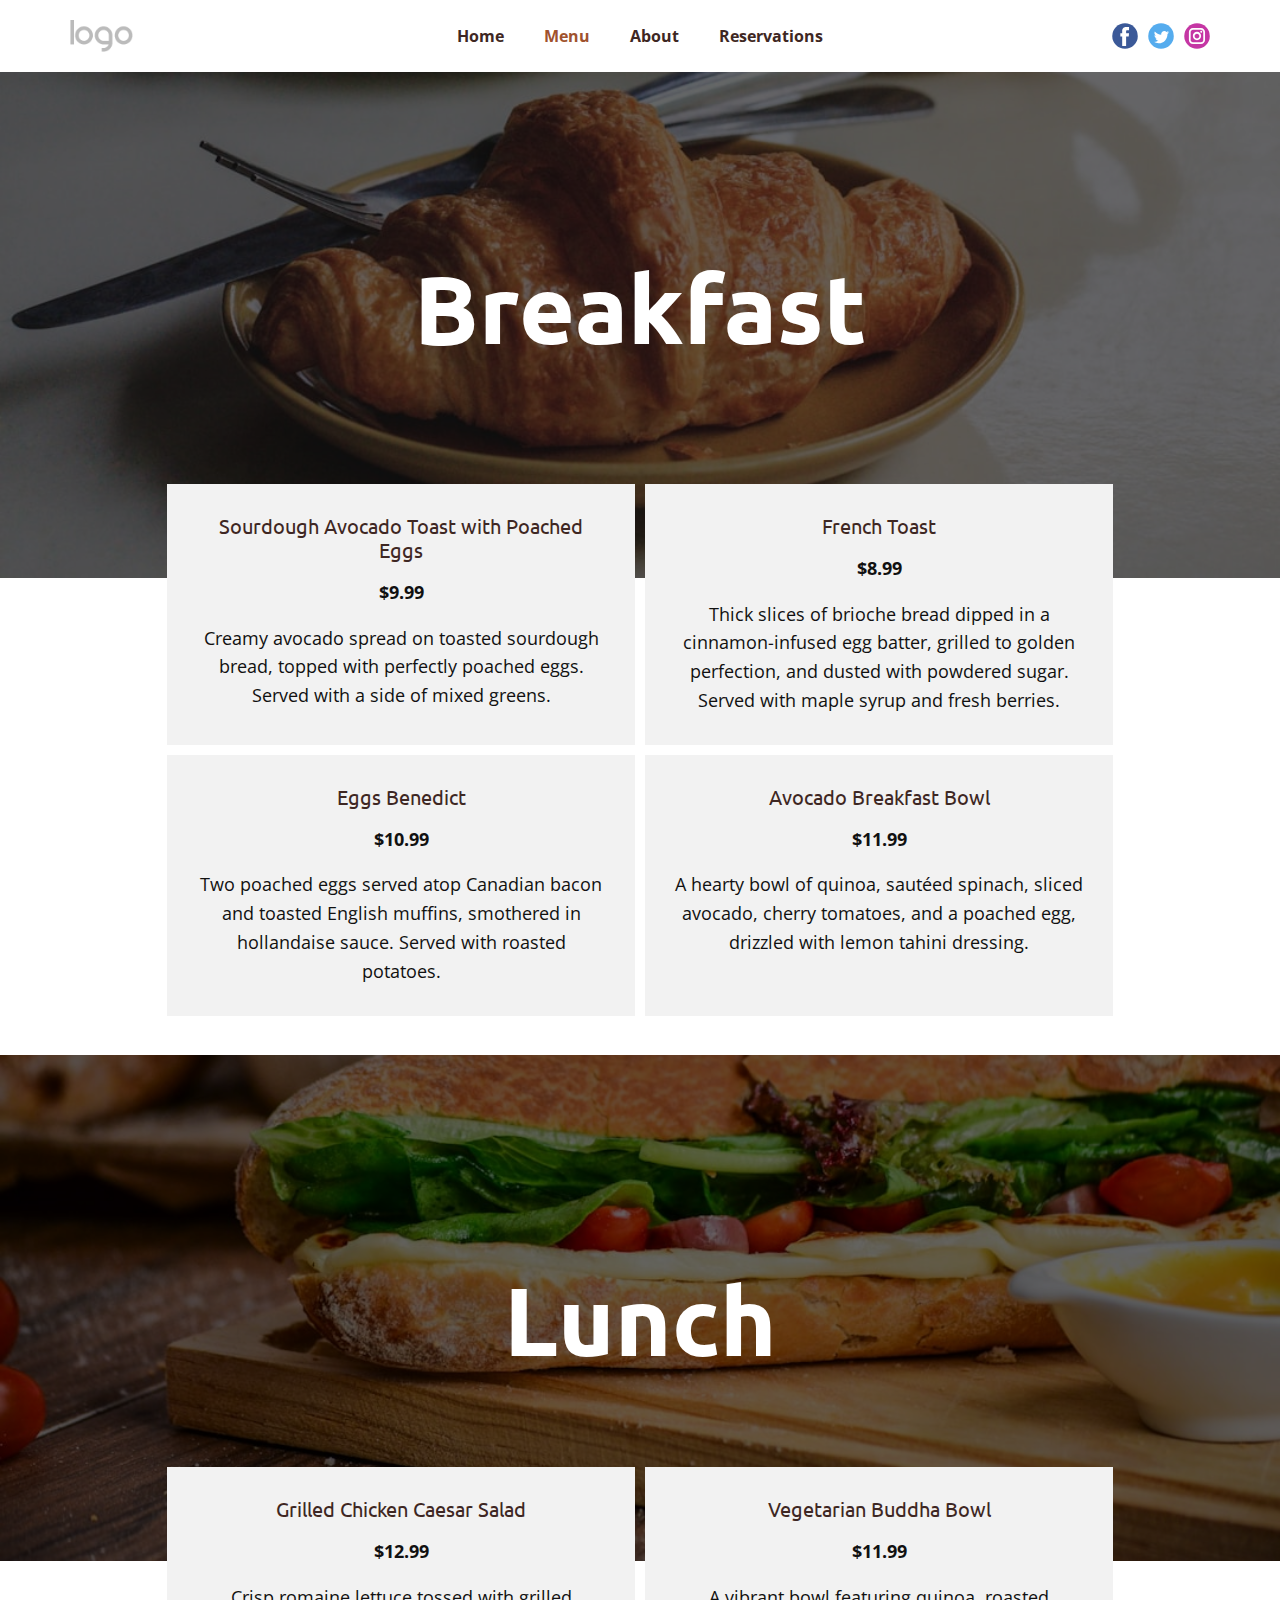
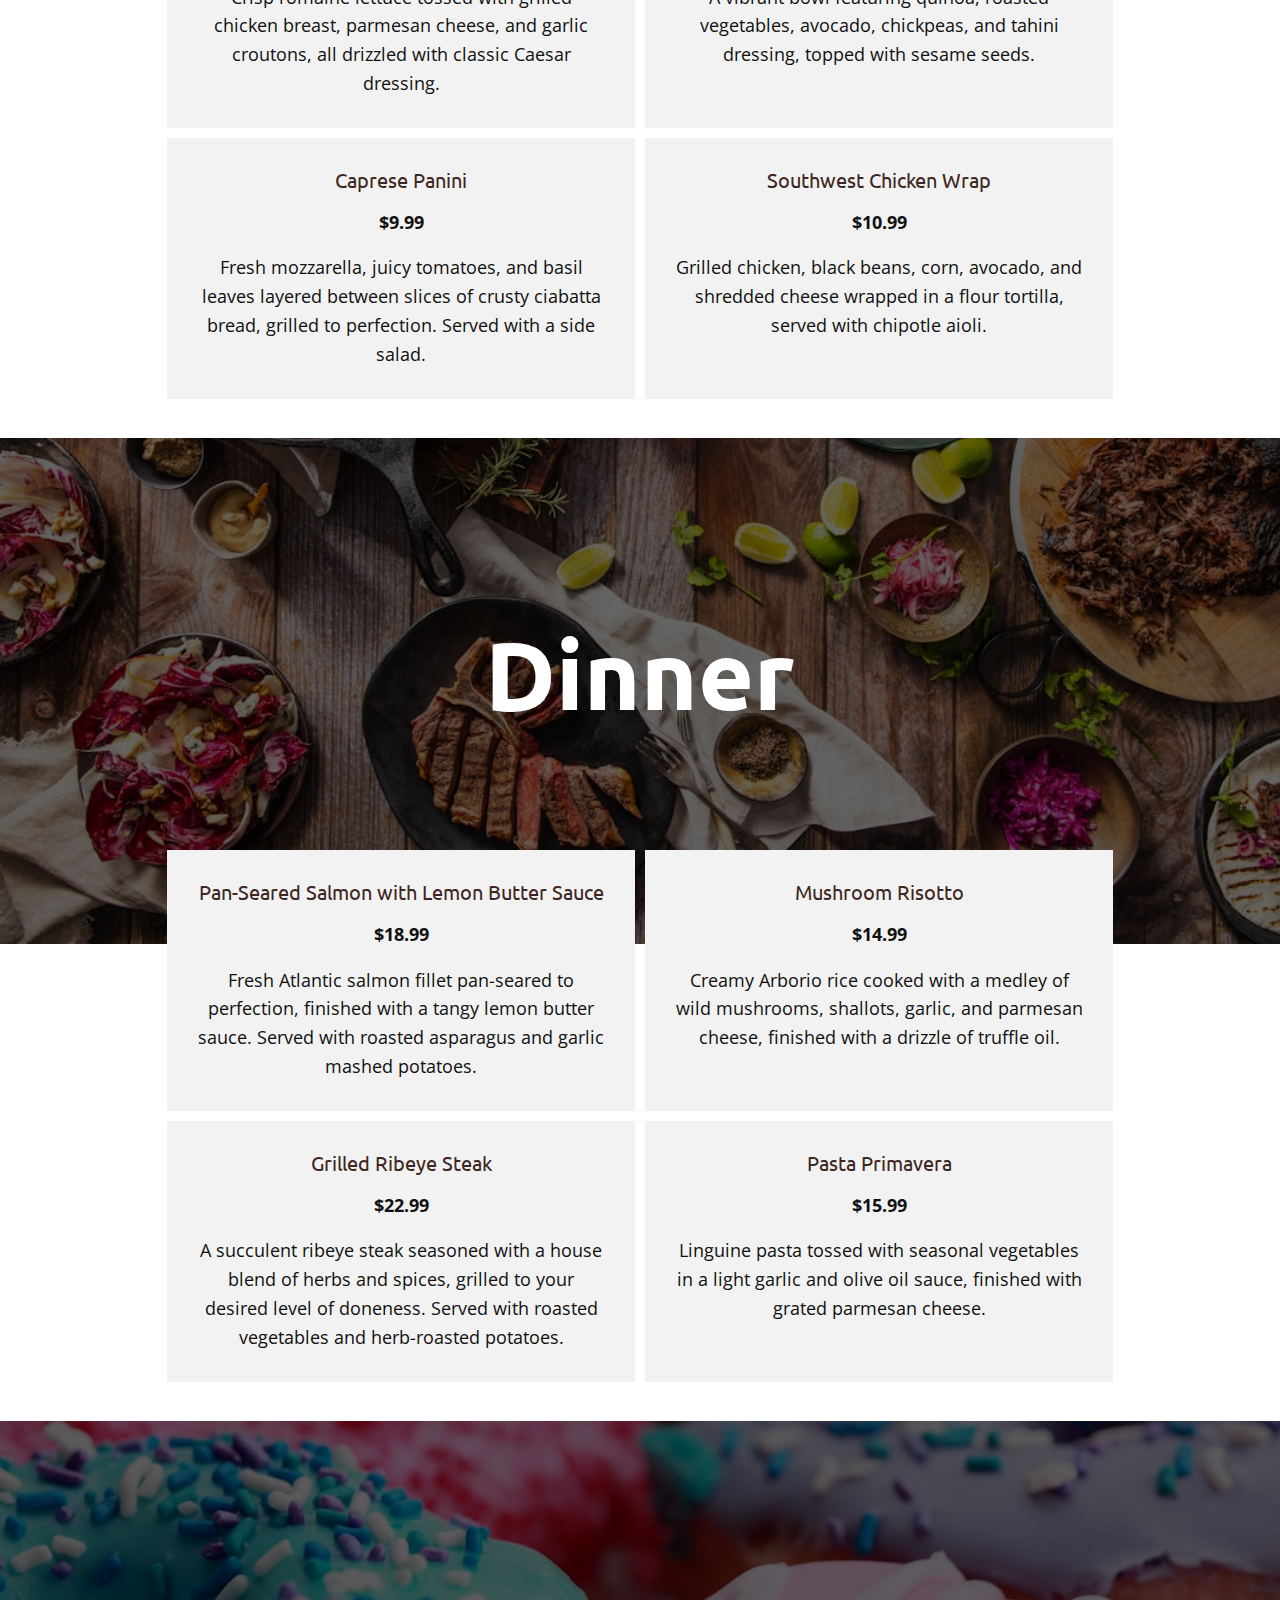
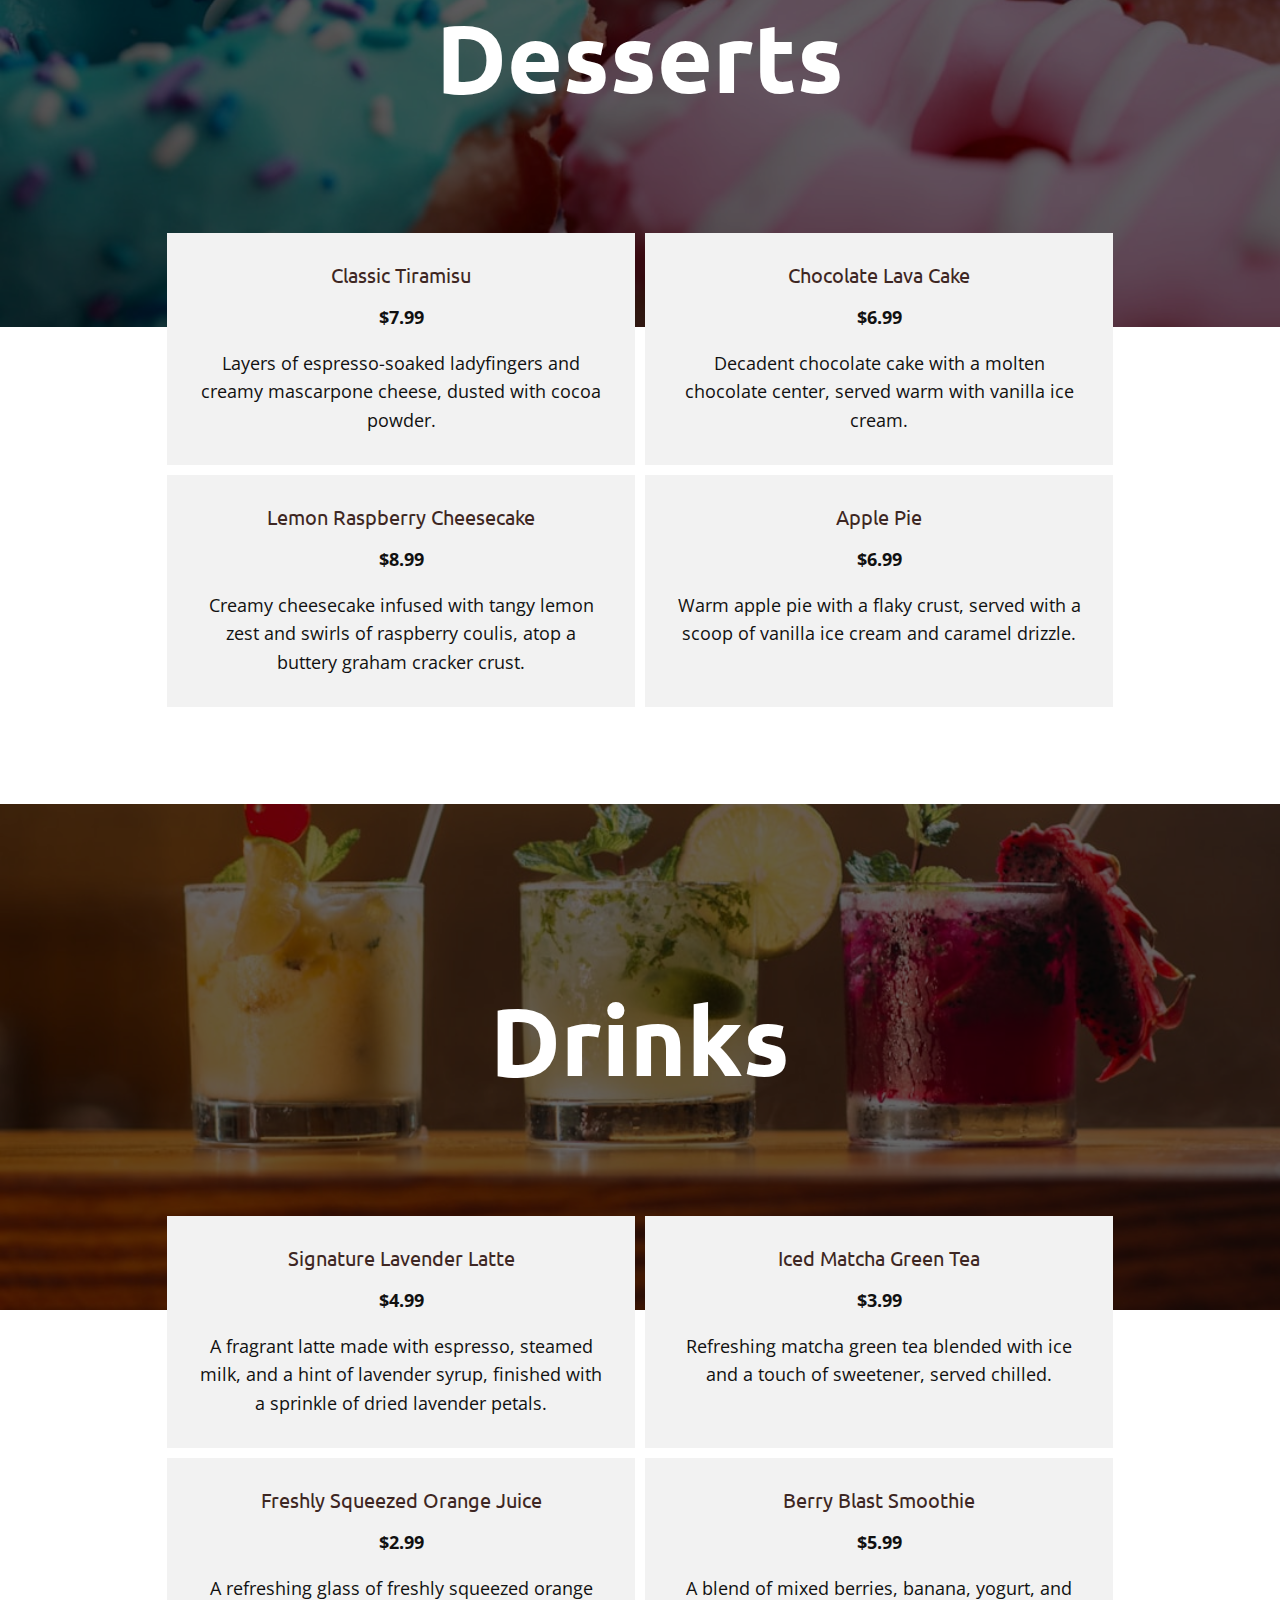
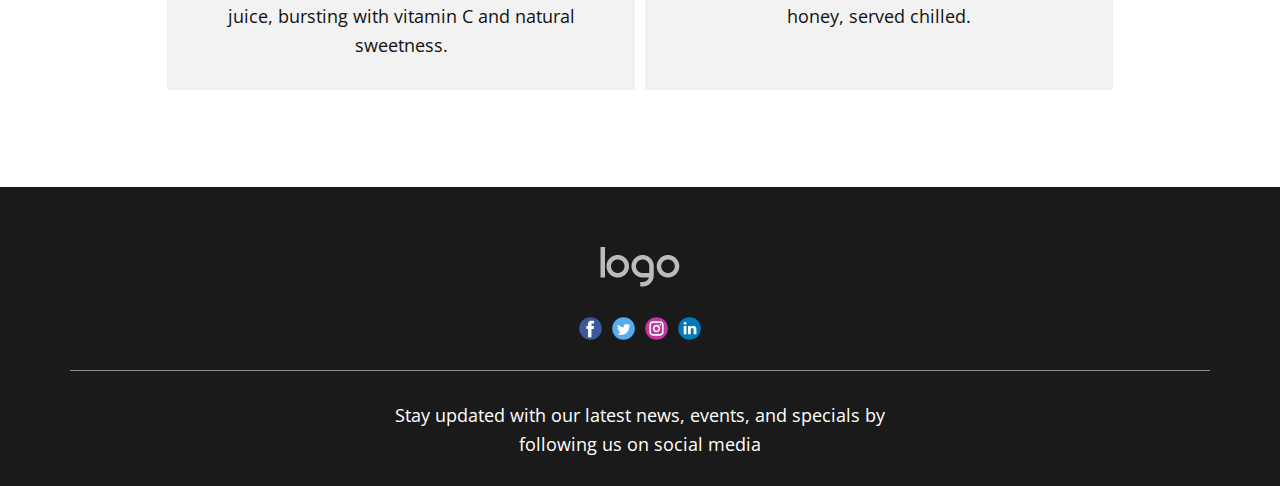
<file: Menu.html>
<!DOCTYPE html>
<html style="font-size: 16px;" lang="en"><head>
    <meta name="viewport" content="width=device-width, initial-scale=1.0">
    <meta charset="utf-8">
    <meta name="keywords" content="Burger Menu">
    <meta name="description" content="">
    <title>Menu</title>
    <link rel="stylesheet" href="nicepage.css" media="screen">
<link rel="stylesheet" href="Menu.css" media="screen">
    <script class="u-script" type="text/javascript" src="jquery.js" defer=""></script>
    <script class="u-script" type="text/javascript" src="nicepage.js" defer=""></script>
    <meta name="generator" content="Nicepage 6.10.5, nicepage.com">
    <link id="u-theme-google-font" rel="stylesheet" href="https://fonts.googleapis.com/css?family=Roboto:100,100i,300,300i,400,400i,500,500i,700,700i,900,900i|Open+Sans:300,300i,400,400i,500,500i,600,600i,700,700i,800,800i">
    <link id="u-page-google-font" rel="stylesheet" href="https://fonts.googleapis.com/css?family=Ubuntu:300,300i,400,400i,500,500i,700,700i">
    
    
    
    
    
    
    
    <script type="application/ld+json">{
		"@context": "http://schema.org",
		"@type": "Organization",
		"name": "",
		"logo": "images/default-logo.png",
		"sameAs": [
				"https://facebook.com/name",
				"https://twitter.com/name",
				"https://www.instagram.com/name"
		]
}</script>
    <meta name="theme-color" content="#478ac9">
    <meta name="twitter:site" content="@">
    <meta name="twitter:card" content="summary_large_image">
    <meta name="twitter:title" content="Menu">
    <meta name="twitter:description" content="">
    <meta property="og:title" content="Menu">
    <meta property="og:type" content="website">
  <meta data-intl-tel-input-cdn-path="intlTelInput/"></head>
  <body data-path-to-root="./" data-include-products="false" class="u-body u-xl-mode" data-lang="en"><header class="u-align-center-sm u-align-center-xs u-clearfix u-header u-white u-header" id="sec-2853"><div class="u-clearfix u-sheet u-valign-middle u-sheet-1">
        <a href="#" class="u-image u-logo u-image-1" data-image-width="80" data-image-height="40">
          <img src="images/default-logo.png" class="u-logo-image u-logo-image-1">
        </a>
        <div class="u-social-icons u-spacing-10 u-social-icons-1">
          <a class="u-social-url" title="facebook" target="_blank" href="https://facebook.com/name"><span class="u-icon u-social-facebook u-social-icon u-icon-1"><svg class="u-svg-link" preserveAspectRatio="xMidYMin slice" viewBox="0 0 112 112" style=""><use xlink:href="#svg-b914"></use></svg><svg class="u-svg-content" viewBox="0 0 112 112" x="0" y="0" id="svg-b914"><circle fill="currentColor" cx="56.1" cy="56.1" r="55"></circle><path fill="#FFFFFF" d="M73.5,31.6h-9.1c-1.4,0-3.6,0.8-3.6,3.9v8.5h12.6L72,58.3H60.8v40.8H43.9V58.3h-8V43.9h8v-9.2
      c0-6.7,3.1-17,17-17h12.5v13.9H73.5z"></path></svg></span>
          </a>
          <a class="u-social-url" title="twitter" target="_blank" href="https://twitter.com/name"><span class="u-icon u-social-icon u-social-twitter u-icon-2"><svg class="u-svg-link" preserveAspectRatio="xMidYMin slice" viewBox="0 0 112 112" style=""><use xlink:href="#svg-c899"></use></svg><svg class="u-svg-content" viewBox="0 0 112 112" x="0" y="0" id="svg-c899"><circle fill="currentColor" class="st0" cx="56.1" cy="56.1" r="55"></circle><path fill="#FFFFFF" d="M83.8,47.3c0,0.6,0,1.2,0,1.7c0,17.7-13.5,38.2-38.2,38.2C38,87.2,31,85,25,81.2c1,0.1,2.1,0.2,3.2,0.2
      c6.3,0,12.1-2.1,16.7-5.7c-5.9-0.1-10.8-4-12.5-9.3c0.8,0.2,1.7,0.2,2.5,0.2c1.2,0,2.4-0.2,3.5-0.5c-6.1-1.2-10.8-6.7-10.8-13.1
      c0-0.1,0-0.1,0-0.2c1.8,1,3.9,1.6,6.1,1.7c-3.6-2.4-6-6.5-6-11.2c0-2.5,0.7-4.8,1.8-6.7c6.6,8.1,16.5,13.5,27.6,14
      c-0.2-1-0.3-2-0.3-3.1c0-7.4,6-13.4,13.4-13.4c3.9,0,7.3,1.6,9.8,4.2c3.1-0.6,5.9-1.7,8.5-3.3c-1,3.1-3.1,5.8-5.9,7.4
      c2.7-0.3,5.3-1,7.7-2.1C88.7,43,86.4,45.4,83.8,47.3z"></path></svg></span>
          </a>
          <a class="u-social-url" title="instagram" target="_blank" href="https://www.instagram.com/name"><span class="u-icon u-social-icon u-social-instagram u-icon-3"><svg class="u-svg-link" preserveAspectRatio="xMidYMin slice" viewBox="0 0 112 112" style=""><use xlink:href="#svg-f1bc"></use></svg><svg class="u-svg-content" viewBox="0 0 112 112" x="0" y="0" id="svg-f1bc"><circle fill="currentColor" cx="56.1" cy="56.1" r="55"></circle><path fill="#FFFFFF" d="M55.9,38.2c-9.9,0-17.9,8-17.9,17.9C38,66,46,74,55.9,74c9.9,0,17.9-8,17.9-17.9C73.8,46.2,65.8,38.2,55.9,38.2
      z M55.9,66.4c-5.7,0-10.3-4.6-10.3-10.3c-0.1-5.7,4.6-10.3,10.3-10.3c5.7,0,10.3,4.6,10.3,10.3C66.2,61.8,61.6,66.4,55.9,66.4z"></path><path fill="#FFFFFF" d="M74.3,33.5c-2.3,0-4.2,1.9-4.2,4.2s1.9,4.2,4.2,4.2s4.2-1.9,4.2-4.2S76.6,33.5,74.3,33.5z"></path><path fill="#FFFFFF" d="M73.1,21.3H38.6c-9.7,0-17.5,7.9-17.5,17.5v34.5c0,9.7,7.9,17.6,17.5,17.6h34.5c9.7,0,17.5-7.9,17.5-17.5V38.8
      C90.6,29.1,82.7,21.3,73.1,21.3z M83,73.3c0,5.5-4.5,9.9-9.9,9.9H38.6c-5.5,0-9.9-4.5-9.9-9.9V38.8c0-5.5,4.5-9.9,9.9-9.9h34.5
      c5.5,0,9.9,4.5,9.9,9.9V73.3z"></path></svg></span>
          </a>
        </div>
        <nav class="u-align-center u-menu u-menu-one-level u-offcanvas u-menu-1">
          <div class="menu-collapse" style="font-size: 1rem; font-weight: 700;">
            <a class="u-button-style u-nav-link" href="#">
              <svg class="u-svg-link" preserveAspectRatio="xMidYMin slice" viewBox="0 0 302 302" style=""><use xmlns:xlink="http://www.w3.org/1999/xlink" xlink:href="#svg-8a8f"></use></svg>
              <svg xmlns="http://www.w3.org/2000/svg" xmlns:xlink="http://www.w3.org/1999/xlink" version="1.1" id="svg-8a8f" x="0px" y="0px" viewBox="0 0 302 302" style="enable-background:new 0 0 302 302;" xml:space="preserve" class="u-svg-content"><g><rect y="36" width="302" height="30"></rect><rect y="236" width="302" height="30"></rect><rect y="136" width="302" height="30"></rect>
</g><g></g><g></g><g></g><g></g><g></g><g></g><g></g><g></g><g></g><g></g><g></g><g></g><g></g><g></g><g></g></svg>
            </a>
          </div>
          <div class="u-custom-menu u-nav-container">
            <ul class="u-custom-font u-nav u-text-font u-unstyled u-nav-1"><li class="u-nav-item"><a class="u-button-style u-nav-link u-text-active-custom-color-1 u-text-custom-color-3 u-text-hover-custom-color-2" href="Home.html" style="padding: 10px 20px;">Home</a>
</li><li class="u-nav-item"><a class="u-button-style u-nav-link u-text-active-custom-color-1 u-text-custom-color-3 u-text-hover-custom-color-2" href="Menu.html" style="padding: 10px 20px;">Menu</a>
</li><li class="u-nav-item"><a class="u-button-style u-nav-link u-text-active-custom-color-1 u-text-custom-color-3 u-text-hover-custom-color-2" href="About.html" style="padding: 10px 20px;">About</a>
</li><li class="u-nav-item"><a class="u-button-style u-nav-link u-text-active-custom-color-1 u-text-custom-color-3 u-text-hover-custom-color-2" href="Reservations.html" style="padding: 10px 20px;">Reservations</a>
</li></ul>
          </div>
          <div class="u-custom-menu u-nav-container-collapse">
            <div class="u-align-center u-black u-container-style u-inner-container-layout u-opacity u-opacity-95 u-sidenav">
              <div class="u-inner-container-layout u-sidenav-overflow">
                <div class="u-menu-close"></div>
                <ul class="u-align-center u-nav u-popupmenu-items u-unstyled u-nav-2"><li class="u-nav-item"><a class="u-button-style u-nav-link" href="Home.html">Home</a>
</li><li class="u-nav-item"><a class="u-button-style u-nav-link" href="Menu.html">Menu</a>
</li><li class="u-nav-item"><a class="u-button-style u-nav-link" href="About.html">About</a>
</li><li class="u-nav-item"><a class="u-button-style u-nav-link" href="Reservations.html">Reservations</a>
</li></ul>
              </div>
            </div>
            <div class="u-black u-menu-overlay u-opacity u-opacity-70"></div>
          </div>
        </nav>
      </div></header>
    <section class="u-align-center u-clearfix u-section-1" id="carousel_e33b">
      <img class="u-expanded-width u-image u-image-default u-image-1" src="images/53.jpeg" alt="" data-image-width="1280" data-image-height="853">
      <div class="u-list u-list-1">
        <div class="u-repeater u-repeater-1">
          <div class="u-align-center u-container-style u-grey-5 u-list-item u-repeater-item u-list-item-1">
            <div class="u-container-layout u-similar-container u-container-layout-1">
              <h5 class="u-custom-font u-font-ubuntu u-text u-text-custom-color-3 u-text-default u-text-1"> Sourdough Avocado Toast with Poached Eggs</h5>
              <h6 class="u-custom-font u-text u-text-default u-text-font u-text-2">$9.99</h6>
              <p class="u-text u-text-default u-text-3"> Creamy avocado spread on toasted sourdough bread, topped with perfectly poached eggs. Served with a side of mixed greens.</p>
            </div>
          </div>
          <div class="u-align-center u-container-style u-grey-5 u-list-item u-repeater-item u-list-item-2">
            <div class="u-container-layout u-similar-container u-container-layout-2">
              <h5 class="u-custom-font u-font-ubuntu u-text u-text-custom-color-3 u-text-default u-text-4"> French Toast</h5>
              <h6 class="u-custom-font u-text u-text-default u-text-font u-text-5">$8.99</h6>
              <p class="u-text u-text-default u-text-6"> Thick slices of brioche bread dipped in a cinnamon-infused egg batter, grilled to golden perfection, and dusted with powdered sugar. Served with maple syrup and fresh berries.</p>
            </div>
          </div>
          <div class="u-align-center u-container-style u-grey-5 u-list-item u-repeater-item u-list-item-3">
            <div class="u-container-layout u-similar-container u-container-layout-3">
              <h5 class="u-custom-font u-font-ubuntu u-text u-text-custom-color-3 u-text-default u-text-7"> Eggs Benedict</h5>
              <h6 class="u-custom-font u-text u-text-default u-text-font u-text-8">$10.99</h6>
              <p class="u-text u-text-default u-text-9"> Two poached eggs served atop Canadian bacon and toasted English muffins, smothered in hollandaise sauce. Served with roasted potatoes.</p>
            </div>
          </div>
          <div class="u-align-center u-container-style u-grey-5 u-list-item u-repeater-item u-list-item-4">
            <div class="u-container-layout u-similar-container u-container-layout-4">
              <h5 class="u-custom-font u-font-ubuntu u-text u-text-custom-color-3 u-text-default u-text-10"> Avocado Breakfast Bowl</h5>
              <h6 class="u-custom-font u-text u-text-default u-text-font u-text-11">$11.99</h6>
              <p class="u-text u-text-default u-text-12"> A hearty bowl of quinoa, sautéed spinach, sliced avocado, cherry tomatoes, and a poached egg, drizzled with lemon tahini dressing.</p>
            </div>
          </div>
        </div>
      </div>
      <h3 class="u-align-center u-custom-font u-font-ubuntu u-text u-text-body-alt-color u-text-default u-text-13">Breakfast</h3>
    </section>
    <section class="u-align-center u-clearfix u-section-2" id="carousel_a8c4">
      <img class="u-expanded-width u-image u-image-default u-image-1" src="images/56.jpeg" alt="" data-image-width="1280" data-image-height="853">
      <div class="u-list u-list-1">
        <div class="u-repeater u-repeater-1">
          <div class="u-align-center u-container-style u-grey-5 u-list-item u-repeater-item u-list-item-1">
            <div class="u-container-layout u-similar-container u-container-layout-1">
              <h5 class="u-custom-font u-font-ubuntu u-text u-text-custom-color-3 u-text-default u-text-1"> Grilled Chicken Caesar Salad</h5>
              <h6 class="u-custom-font u-text u-text-default u-text-font u-text-2">$12.99</h6>
              <p class="u-text u-text-default u-text-3"> Crisp romaine lettuce tossed with grilled chicken breast, parmesan cheese, and garlic croutons, all drizzled with classic Caesar dressing.</p>
            </div>
          </div>
          <div class="u-align-center u-container-style u-grey-5 u-list-item u-repeater-item u-list-item-2">
            <div class="u-container-layout u-similar-container u-container-layout-2">
              <h5 class="u-custom-font u-font-ubuntu u-text u-text-custom-color-3 u-text-default u-text-4"> Vegetarian Buddha Bowl</h5>
              <h6 class="u-custom-font u-text u-text-default u-text-font u-text-5">$11.99</h6>
              <p class="u-text u-text-default u-text-6"> A vibrant bowl featuring quinoa, roasted vegetables, avocado, chickpeas, and tahini dressing, topped with sesame seeds.</p>
            </div>
          </div>
          <div class="u-align-center u-container-style u-grey-5 u-list-item u-repeater-item u-list-item-3">
            <div class="u-container-layout u-similar-container u-container-layout-3">
              <h5 class="u-custom-font u-font-ubuntu u-text u-text-custom-color-3 u-text-default u-text-7"> Caprese Panini</h5>
              <h6 class="u-custom-font u-text u-text-default u-text-font u-text-8">$9.99</h6>
              <p class="u-text u-text-default u-text-9"> Fresh mozzarella, juicy tomatoes, and basil leaves layered between slices of crusty ciabatta bread, grilled to perfection. Served with a side salad.</p>
            </div>
          </div>
          <div class="u-align-center u-container-style u-grey-5 u-list-item u-repeater-item u-list-item-4">
            <div class="u-container-layout u-similar-container u-container-layout-4">
              <h5 class="u-custom-font u-font-ubuntu u-text u-text-custom-color-3 u-text-default u-text-10"> Southwest Chicken Wrap</h5>
              <h6 class="u-custom-font u-text u-text-default u-text-font u-text-11">$10.99</h6>
              <p class="u-text u-text-default u-text-12"> Grilled chicken, black beans, corn, avocado, and shredded cheese wrapped in a flour tortilla, served with chipotle aioli.</p>
            </div>
          </div>
        </div>
      </div>
      <h3 class="u-align-center u-custom-font u-font-ubuntu u-text u-text-body-alt-color u-text-default u-text-13">Lunch</h3>
    </section>
    <section class="u-align-center u-clearfix u-valign-top-lg u-valign-top-xl u-section-3" id="carousel_3a22">
      <img class="u-expanded-width u-image u-image-default u-image-1" src="images/57.jpeg" alt="" data-image-width="1280" data-image-height="853">
      <div class="u-list u-list-1">
        <div class="u-repeater u-repeater-1">
          <div class="u-align-center u-container-style u-grey-5 u-list-item u-repeater-item u-list-item-1">
            <div class="u-container-layout u-similar-container u-valign-top u-container-layout-1">
              <h5 class="u-custom-font u-font-ubuntu u-text u-text-custom-color-3 u-text-default u-text-1"> Pan-Seared Salmon with Lemon Butter Sauce</h5>
              <h6 class="u-custom-font u-text u-text-default u-text-font u-text-2">$18.99</h6>
              <p class="u-text u-text-default u-text-3"> Fresh Atlantic salmon fillet pan-seared to perfection, finished with a tangy lemon butter sauce. Served with roasted asparagus and garlic mashed potatoes.</p>
            </div>
          </div>
          <div class="u-align-center u-container-style u-grey-5 u-list-item u-repeater-item u-list-item-2">
            <div class="u-container-layout u-similar-container u-valign-top u-container-layout-2">
              <h5 class="u-custom-font u-font-ubuntu u-text u-text-custom-color-3 u-text-default u-text-4"> Mushroom Risotto</h5>
              <h6 class="u-custom-font u-text u-text-default u-text-font u-text-5">$14.99</h6>
              <p class="u-text u-text-default u-text-6"> Creamy Arborio rice cooked with a medley of wild mushrooms, shallots, garlic, and parmesan cheese, finished with a drizzle of truffle oil.</p>
            </div>
          </div>
          <div class="u-align-center u-container-style u-grey-5 u-list-item u-repeater-item u-list-item-3">
            <div class="u-container-layout u-similar-container u-valign-top u-container-layout-3">
              <h5 class="u-custom-font u-font-ubuntu u-text u-text-custom-color-3 u-text-default u-text-7"> Grilled Ribeye Steak</h5>
              <h6 class="u-custom-font u-text u-text-default u-text-font u-text-8">$22.99</h6>
              <p class="u-text u-text-default u-text-9"> A succulent ribeye steak seasoned with a house blend of herbs and spices, grilled to your desired level of doneness. Served with roasted vegetables and herb-roasted potatoes.</p>
            </div>
          </div>
          <div class="u-align-center u-container-style u-grey-5 u-list-item u-repeater-item u-list-item-4">
            <div class="u-container-layout u-similar-container u-valign-top u-container-layout-4">
              <h5 class="u-custom-font u-font-ubuntu u-text u-text-custom-color-3 u-text-default u-text-10"> Pasta Primavera</h5>
              <h6 class="u-custom-font u-text u-text-default u-text-font u-text-11">$15.99</h6>
              <p class="u-text u-text-default u-text-12"> Linguine pasta tossed with seasonal vegetables in a light garlic and olive oil sauce, finished with grated parmesan cheese.</p>
            </div>
          </div>
        </div>
      </div>
      <h3 class="u-align-center u-custom-font u-font-ubuntu u-text u-text-body-alt-color u-text-default u-text-13">Dinner</h3>
    </section>
    <section class="u-align-center u-clearfix u-valign-top-lg u-valign-top-xl u-section-4" id="carousel_102d">
      <img class="u-expanded-width u-image u-image-default u-image-1" src="images/54.jpeg" alt="" data-image-width="1280" data-image-height="853">
      <div class="u-list u-list-1">
        <div class="u-repeater u-repeater-1">
          <div class="u-align-center u-container-style u-grey-5 u-list-item u-repeater-item u-list-item-1">
            <div class="u-container-layout u-similar-container u-valign-top u-container-layout-1">
              <h5 class="u-custom-font u-font-ubuntu u-text u-text-custom-color-3 u-text-default u-text-1"> Classic Tiramisu</h5>
              <h6 class="u-custom-font u-text u-text-default u-text-font u-text-2">$7.99</h6>
              <p class="u-text u-text-default u-text-3"> Layers of espresso-soaked ladyfingers and creamy mascarpone cheese, dusted with cocoa powder.</p>
            </div>
          </div>
          <div class="u-align-center u-container-style u-grey-5 u-list-item u-repeater-item u-list-item-2">
            <div class="u-container-layout u-similar-container u-valign-top u-container-layout-2">
              <h5 class="u-custom-font u-font-ubuntu u-text u-text-custom-color-3 u-text-default u-text-4"> Chocolate Lava Cake</h5>
              <h6 class="u-custom-font u-text u-text-default u-text-font u-text-5">$6.99</h6>
              <p class="u-text u-text-default u-text-6"> Decadent chocolate cake with a molten chocolate center, served warm with vanilla ice cream.</p>
            </div>
          </div>
          <div class="u-align-center u-container-style u-grey-5 u-list-item u-repeater-item u-list-item-3">
            <div class="u-container-layout u-similar-container u-valign-top u-container-layout-3">
              <h5 class="u-custom-font u-font-ubuntu u-text u-text-custom-color-3 u-text-default u-text-7"> Lemon Raspberry Cheesecake</h5>
              <h6 class="u-custom-font u-text u-text-default u-text-font u-text-8">$8.99</h6>
              <p class="u-text u-text-default u-text-9"> Creamy cheesecake infused with tangy lemon zest and swirls of raspberry coulis, atop a buttery graham cracker crust.</p>
            </div>
          </div>
          <div class="u-align-center u-container-style u-grey-5 u-list-item u-repeater-item u-list-item-4">
            <div class="u-container-layout u-similar-container u-valign-top u-container-layout-4">
              <h5 class="u-custom-font u-font-ubuntu u-text u-text-custom-color-3 u-text-default u-text-10"> Apple Pie</h5>
              <h6 class="u-custom-font u-text u-text-default u-text-font u-text-11">$6.99</h6>
              <p class="u-text u-text-default u-text-12"> Warm apple pie with a flaky crust, served with a scoop of vanilla ice cream and caramel drizzle.</p>
            </div>
          </div>
        </div>
      </div>
      <h3 class="u-align-center u-custom-font u-font-ubuntu u-text u-text-body-alt-color u-text-default u-text-13">Desserts</h3>
    </section>
    <section class="u-align-center u-clearfix u-valign-top-lg u-valign-top-xl u-section-5" id="carousel_042c">
      <img class="u-expanded-width u-image u-image-default u-image-1" src="images/55.jpeg" alt="" data-image-width="1280" data-image-height="776">
      <div class="u-list u-list-1">
        <div class="u-repeater u-repeater-1">
          <div class="u-align-center u-container-style u-grey-5 u-list-item u-repeater-item u-list-item-1">
            <div class="u-container-layout u-similar-container u-valign-top u-container-layout-1">
              <h5 class="u-custom-font u-font-ubuntu u-text u-text-custom-color-3 u-text-default u-text-1"> Signature Lavender Latte</h5>
              <h6 class="u-custom-font u-text u-text-default u-text-font u-text-2">$4.99</h6>
              <p class="u-text u-text-default u-text-3"> A fragrant latte made with espresso, steamed milk, and a hint of lavender syrup, finished with a sprinkle of dried lavender petals.</p>
            </div>
          </div>
          <div class="u-align-center u-container-style u-grey-5 u-list-item u-repeater-item u-list-item-2">
            <div class="u-container-layout u-similar-container u-valign-top u-container-layout-2">
              <h5 class="u-custom-font u-font-ubuntu u-text u-text-custom-color-3 u-text-default u-text-4"> Iced Matcha Green Tea</h5>
              <h6 class="u-custom-font u-text u-text-default u-text-font u-text-5">$3.99</h6>
              <p class="u-text u-text-default u-text-6"> Refreshing matcha green tea blended with ice and a touch of sweetener, served chilled.</p>
            </div>
          </div>
          <div class="u-align-center u-container-style u-grey-5 u-list-item u-repeater-item u-list-item-3">
            <div class="u-container-layout u-similar-container u-valign-top u-container-layout-3">
              <h5 class="u-custom-font u-font-ubuntu u-text u-text-custom-color-3 u-text-default u-text-7"> Freshly Squeezed Orange Juice</h5>
              <h6 class="u-custom-font u-text u-text-default u-text-font u-text-8">$2.99</h6>
              <p class="u-text u-text-default u-text-9"> A refreshing glass of freshly squeezed orange juice, bursting with vitamin C and natural sweetness.</p>
            </div>
          </div>
          <div class="u-align-center u-container-style u-grey-5 u-list-item u-repeater-item u-list-item-4">
            <div class="u-container-layout u-similar-container u-valign-top u-container-layout-4">
              <h5 class="u-custom-font u-font-ubuntu u-text u-text-custom-color-3 u-text-default u-text-10"> Berry Blast Smoothie</h5>
              <h6 class="u-custom-font u-text u-text-default u-text-font u-text-11">$5.99</h6>
              <p class="u-text u-text-default u-text-12"> A blend of mixed berries, banana, yogurt, and honey, served chilled.</p>
            </div>
          </div>
        </div>
      </div>
      <h3 class="u-align-center u-custom-font u-font-ubuntu u-text u-text-body-alt-color u-text-default u-text-13">Drinks</h3>
    </section>
    
    
    
    <footer class="u-clearfix u-footer u-grey-90" id="sec-a93a"><div class="u-clearfix u-sheet u-sheet-1">
        <a href="#" class="u-image u-logo u-image-1" data-image-width="80" data-image-height="40">
          <img src="images/default-logo.png" class="u-logo-image u-logo-image-1">
        </a>
        <div class="u-align-left u-social-icons u-spacing-10 u-social-icons-1">
          <a class="u-social-url" title="facebook" target="_blank" href=""><span class="u-icon u-social-facebook u-social-icon u-icon-1"><svg class="u-svg-link" preserveAspectRatio="xMidYMin slice" viewBox="0 0 112 112" style=""><use xlink:href="#svg-795d"></use></svg><svg class="u-svg-content" viewBox="0 0 112 112" x="0" y="0" id="svg-795d"><circle fill="currentColor" cx="56.1" cy="56.1" r="55"></circle><path fill="#FFFFFF" d="M73.5,31.6h-9.1c-1.4,0-3.6,0.8-3.6,3.9v8.5h12.6L72,58.3H60.8v40.8H43.9V58.3h-8V43.9h8v-9.2
      c0-6.7,3.1-17,17-17h12.5v13.9H73.5z"></path></svg></span>
          </a>
          <a class="u-social-url" title="twitter" target="_blank" href=""><span class="u-icon u-social-icon u-social-twitter u-icon-2"><svg class="u-svg-link" preserveAspectRatio="xMidYMin slice" viewBox="0 0 112 112" style=""><use xlink:href="#svg-971d"></use></svg><svg class="u-svg-content" viewBox="0 0 112 112" x="0" y="0" id="svg-971d"><circle fill="currentColor" class="st0" cx="56.1" cy="56.1" r="55"></circle><path fill="#FFFFFF" d="M83.8,47.3c0,0.6,0,1.2,0,1.7c0,17.7-13.5,38.2-38.2,38.2C38,87.2,31,85,25,81.2c1,0.1,2.1,0.2,3.2,0.2
      c6.3,0,12.1-2.1,16.7-5.7c-5.9-0.1-10.8-4-12.5-9.3c0.8,0.2,1.7,0.2,2.5,0.2c1.2,0,2.4-0.2,3.5-0.5c-6.1-1.2-10.8-6.7-10.8-13.1
      c0-0.1,0-0.1,0-0.2c1.8,1,3.9,1.6,6.1,1.7c-3.6-2.4-6-6.5-6-11.2c0-2.5,0.7-4.8,1.8-6.7c6.6,8.1,16.5,13.5,27.6,14
      c-0.2-1-0.3-2-0.3-3.1c0-7.4,6-13.4,13.4-13.4c3.9,0,7.3,1.6,9.8,4.2c3.1-0.6,5.9-1.7,8.5-3.3c-1,3.1-3.1,5.8-5.9,7.4
      c2.7-0.3,5.3-1,7.7-2.1C88.7,43,86.4,45.4,83.8,47.3z"></path></svg></span>
          </a>
          <a class="u-social-url" title="instagram" target="_blank" href=""><span class="u-icon u-social-icon u-social-instagram u-icon-3"><svg class="u-svg-link" preserveAspectRatio="xMidYMin slice" viewBox="0 0 112 112" style=""><use xlink:href="#svg-1950"></use></svg><svg class="u-svg-content" viewBox="0 0 112 112" x="0" y="0" id="svg-1950"><circle fill="currentColor" cx="56.1" cy="56.1" r="55"></circle><path fill="#FFFFFF" d="M55.9,38.2c-9.9,0-17.9,8-17.9,17.9C38,66,46,74,55.9,74c9.9,0,17.9-8,17.9-17.9C73.8,46.2,65.8,38.2,55.9,38.2
      z M55.9,66.4c-5.7,0-10.3-4.6-10.3-10.3c-0.1-5.7,4.6-10.3,10.3-10.3c5.7,0,10.3,4.6,10.3,10.3C66.2,61.8,61.6,66.4,55.9,66.4z"></path><path fill="#FFFFFF" d="M74.3,33.5c-2.3,0-4.2,1.9-4.2,4.2s1.9,4.2,4.2,4.2s4.2-1.9,4.2-4.2S76.6,33.5,74.3,33.5z"></path><path fill="#FFFFFF" d="M73.1,21.3H38.6c-9.7,0-17.5,7.9-17.5,17.5v34.5c0,9.7,7.9,17.6,17.5,17.6h34.5c9.7,0,17.5-7.9,17.5-17.5V38.8
      C90.6,29.1,82.7,21.3,73.1,21.3z M83,73.3c0,5.5-4.5,9.9-9.9,9.9H38.6c-5.5,0-9.9-4.5-9.9-9.9V38.8c0-5.5,4.5-9.9,9.9-9.9h34.5
      c5.5,0,9.9,4.5,9.9,9.9V73.3z"></path></svg></span>
          </a>
          <a class="u-social-url" title="linkedin" target="_blank" href=""><span class="u-icon u-social-icon u-social-linkedin u-icon-4"><svg class="u-svg-link" preserveAspectRatio="xMidYMin slice" viewBox="0 0 112 112" style=""><use xlink:href="#svg-5949"></use></svg><svg class="u-svg-content" viewBox="0 0 112 112" x="0" y="0" id="svg-5949"><circle fill="currentColor" cx="56.1" cy="56.1" r="55"></circle><path fill="#FFFFFF" d="M41.3,83.7H27.9V43.4h13.4V83.7z M34.6,37.9L34.6,37.9c-4.6,0-7.5-3.1-7.5-7c0-4,3-7,7.6-7s7.4,3,7.5,7
      C42.2,34.8,39.2,37.9,34.6,37.9z M89.6,83.7H76.2V62.2c0-5.4-1.9-9.1-6.8-9.1c-3.7,0-5.9,2.5-6.9,4.9c-0.4,0.9-0.4,2.1-0.4,3.3v22.5
      H48.7c0,0,0.2-36.5,0-40.3h13.4v5.7c1.8-2.7,5-6.7,12.1-6.7c8.8,0,15.4,5.8,15.4,18.1V83.7z"></path></svg></span>
          </a>
        </div>
        <div class="u-border-1 u-border-white u-expanded-width u-line u-line-horizontal u-opacity u-opacity-50 u-line-1"></div>
        <p class="u-align-center u-text u-text-1"> Stay updated with our latest news, events, and specials by following us on social media</p>
      </div></footer>
  
</body></html>
</file>
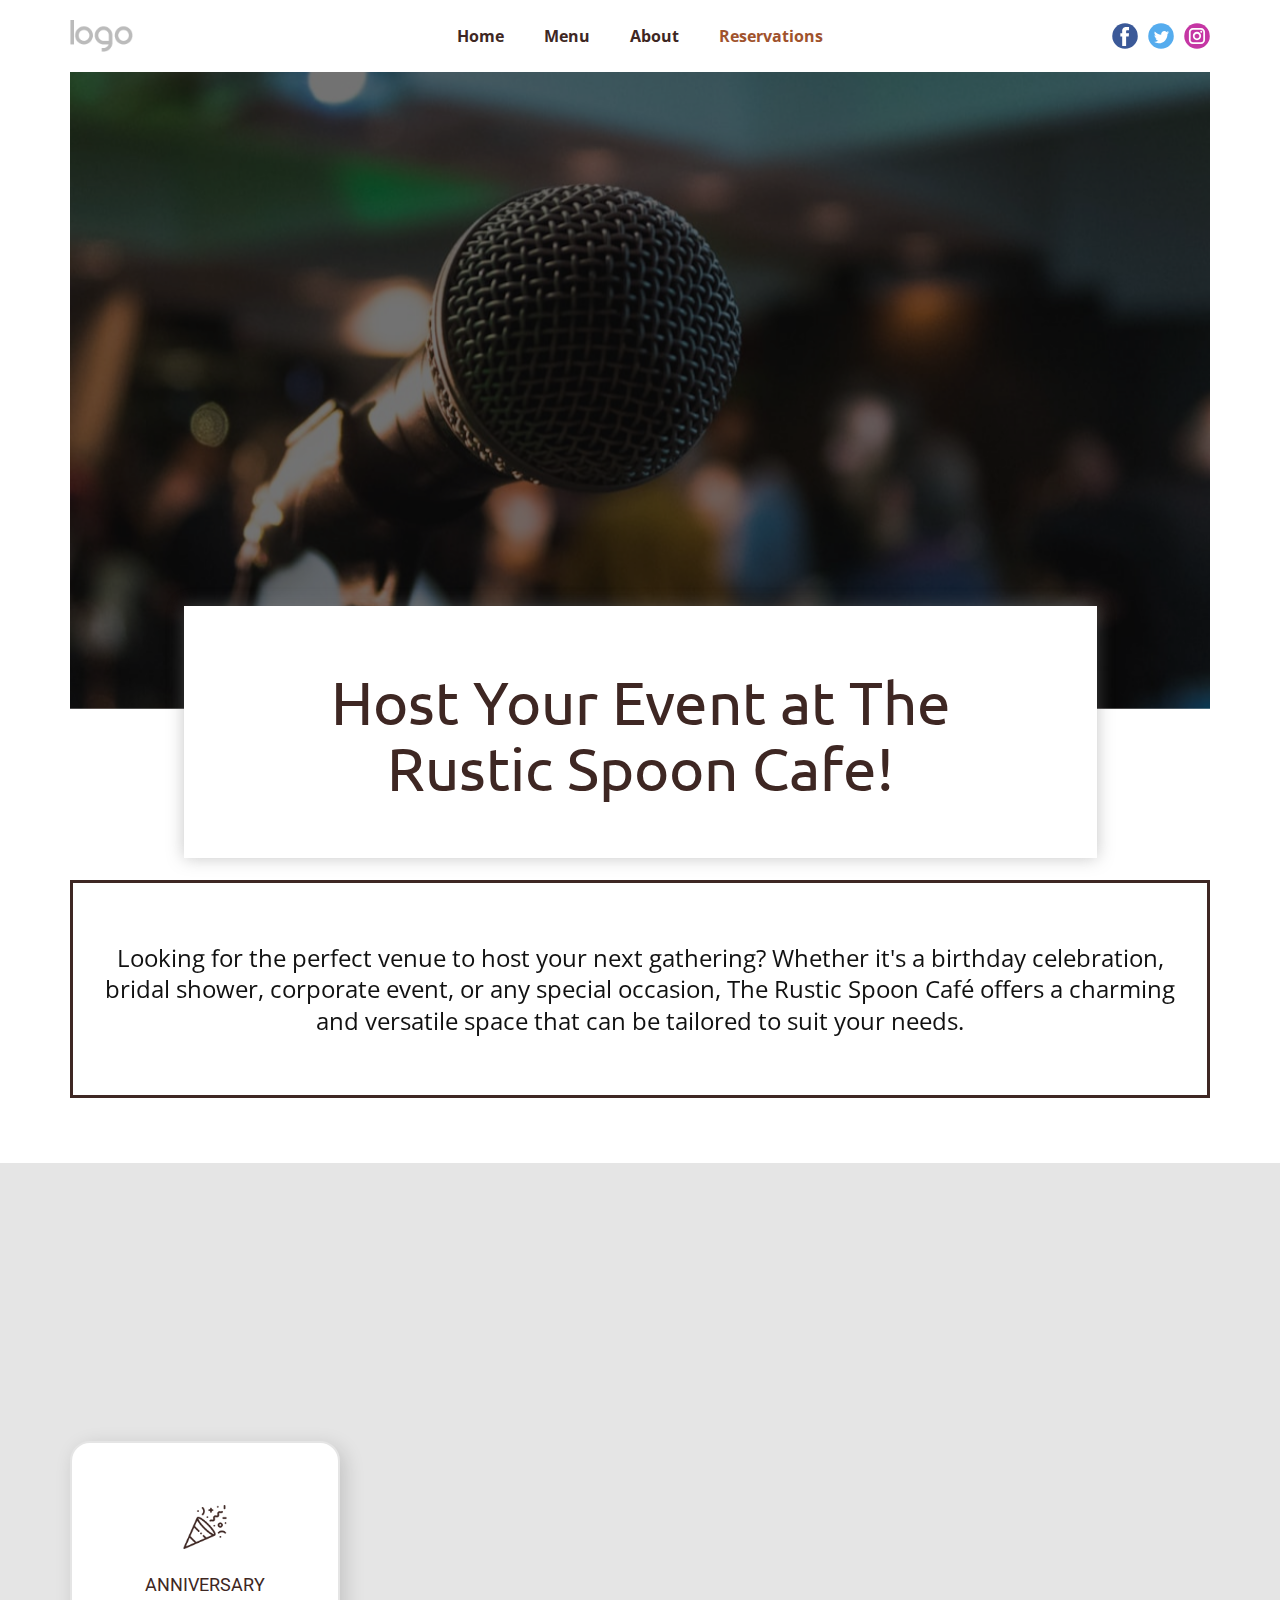
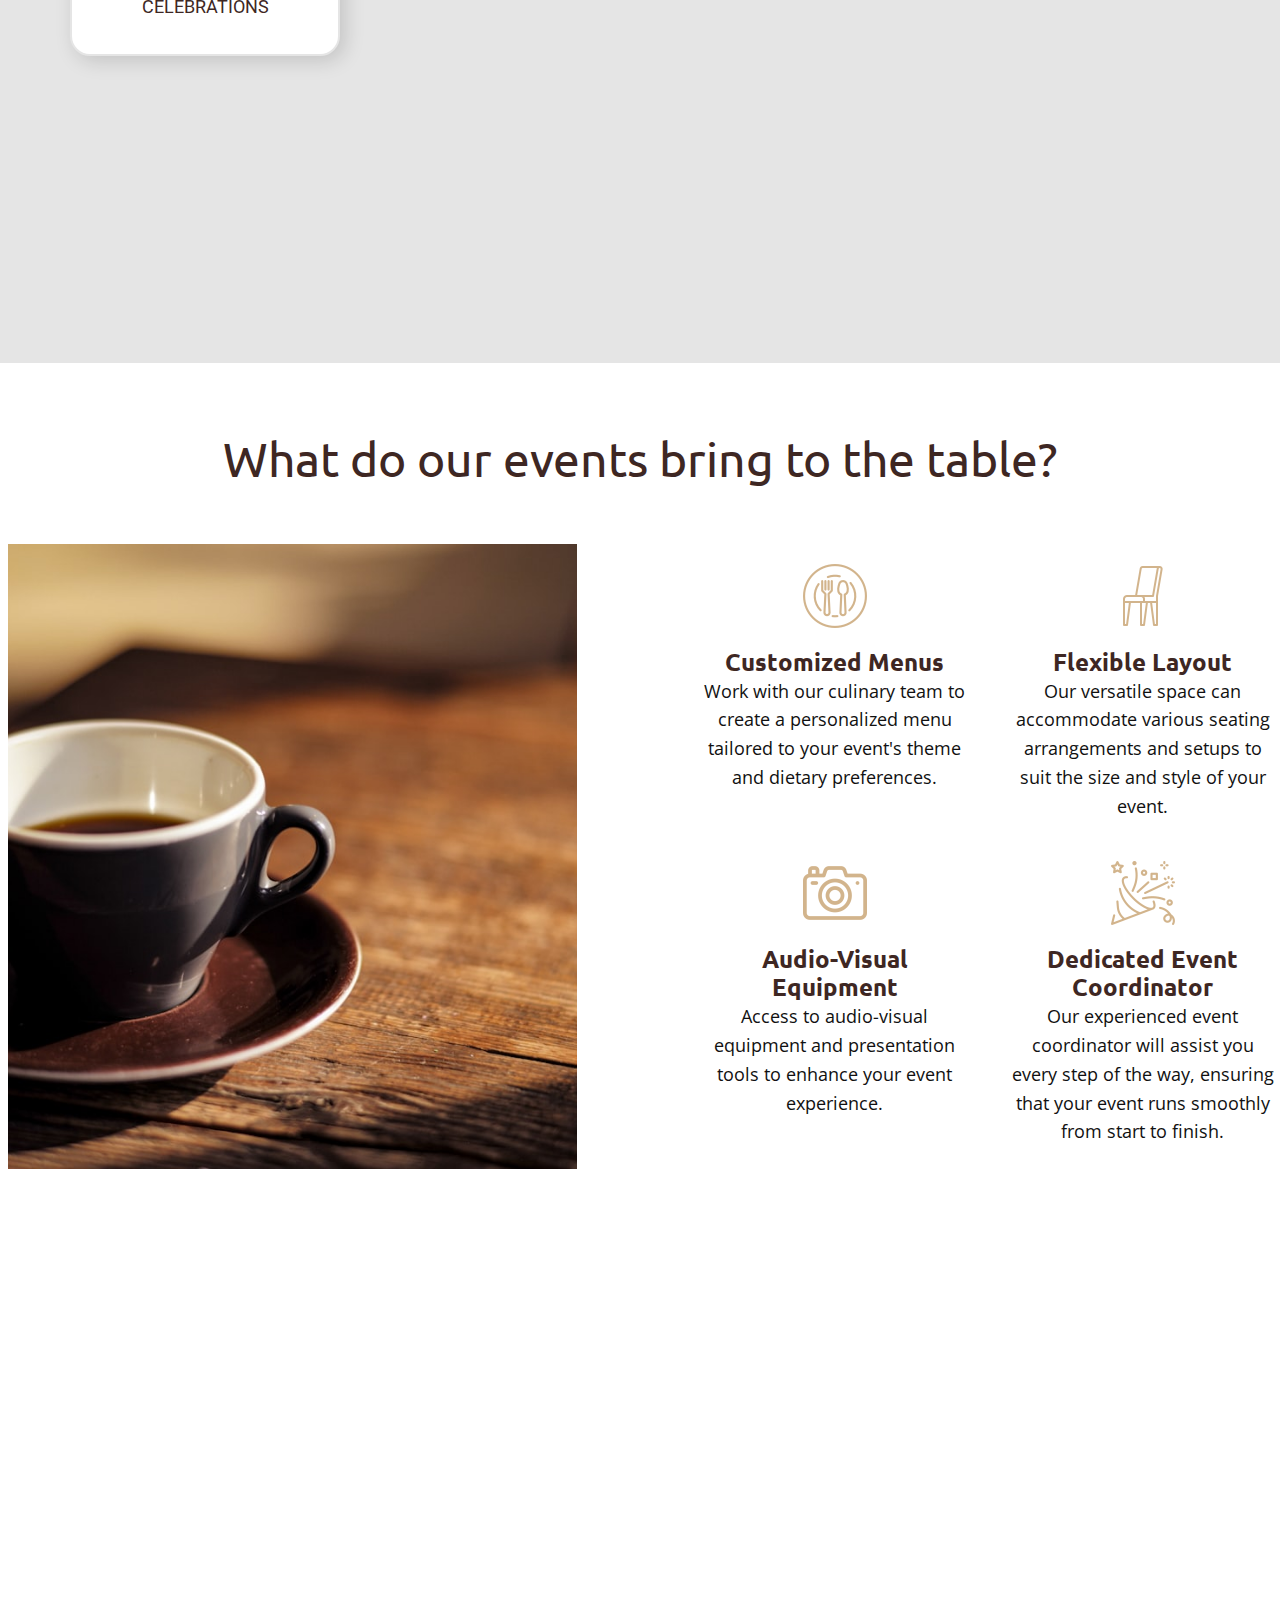
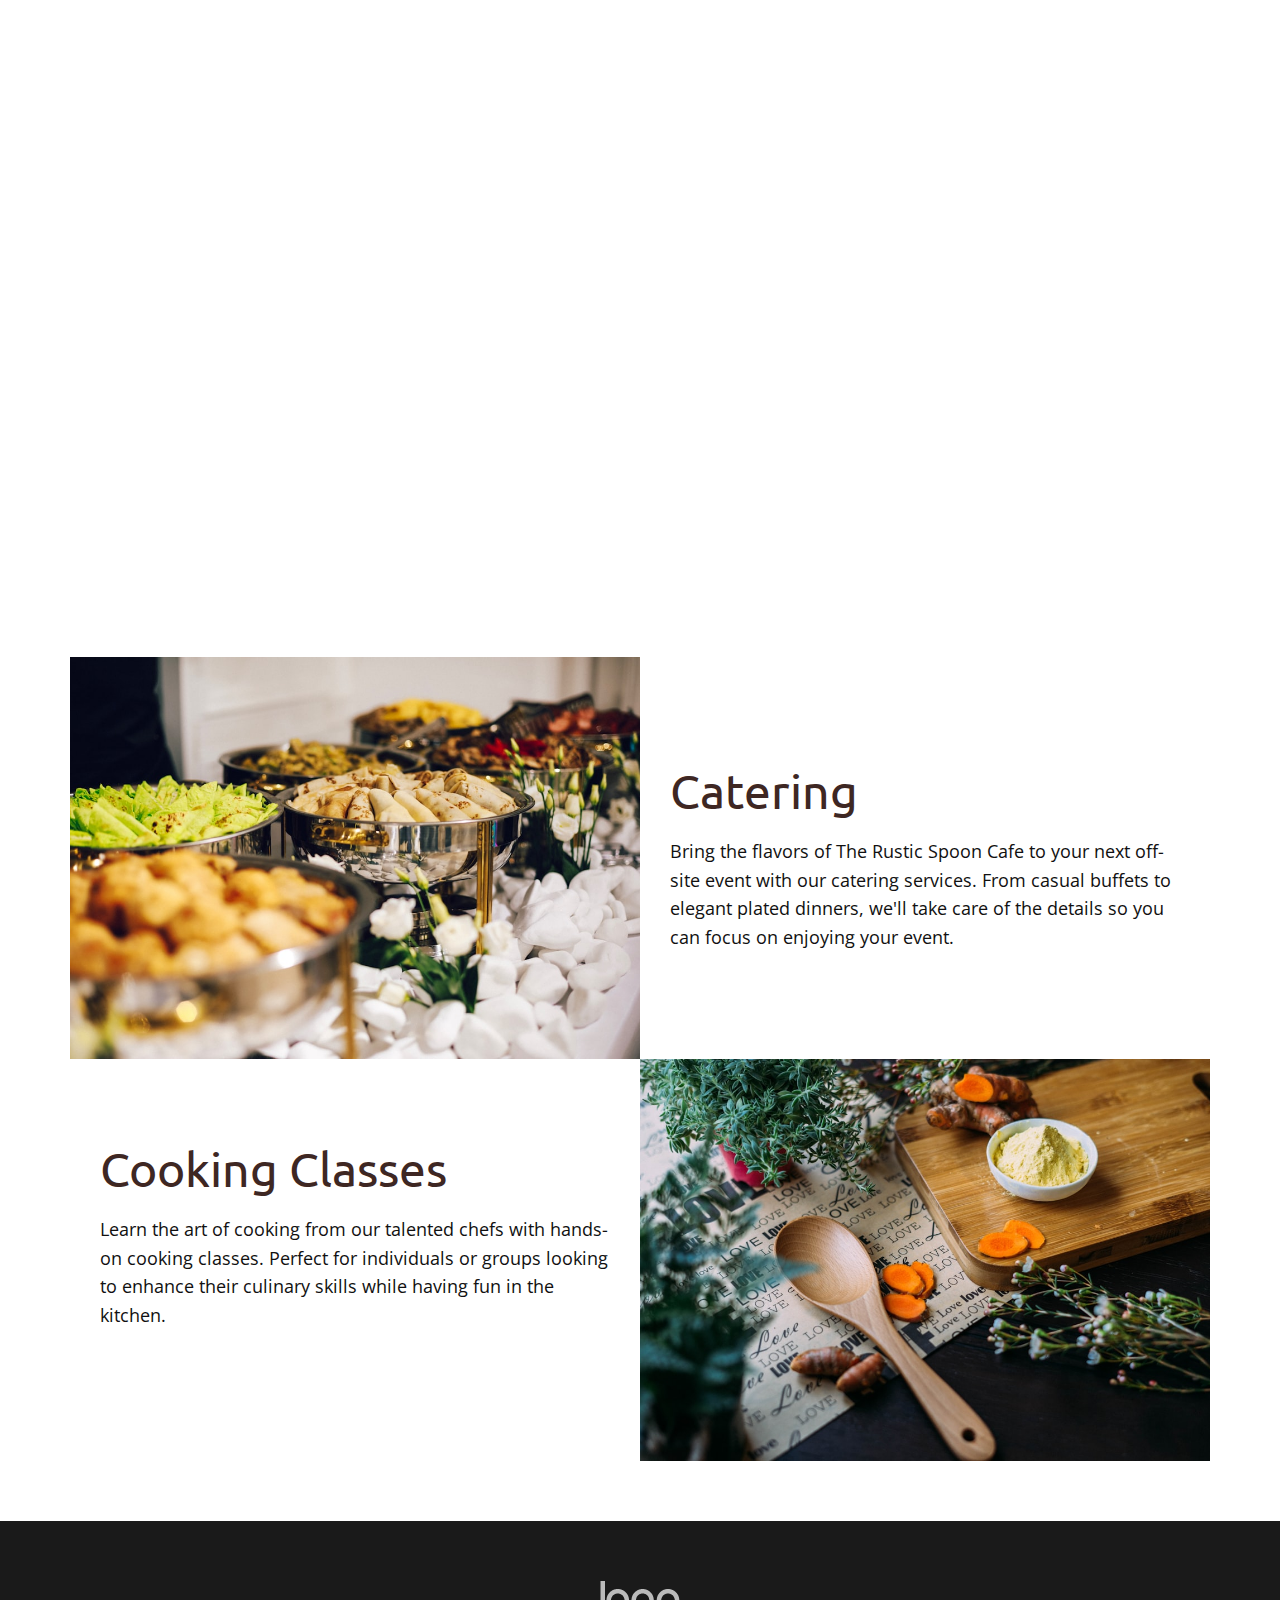
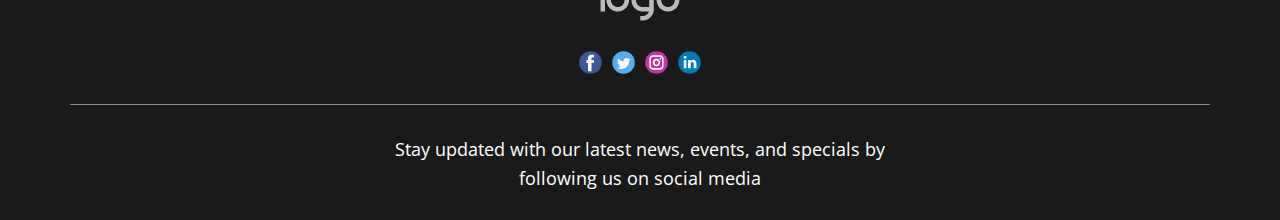
<file: Reservations.html>
<!DOCTYPE html>
<html style="font-size: 16px;" lang="en"><head>
    <meta name="viewport" content="width=device-width, initial-scale=1.0">
    <meta charset="utf-8">
    <meta name="keywords" content="​Host Your Event at The Rustic Spoon Cafe!, ​Looking for the perfect venue to host your next gathering? Whether it&amp;apos;s a birthday celebration, bridal shower, corporate event, or any special occasion, The Rustic Spoon Café offers a charming and versatile space that can be tailored to suit your needs., We offer events for anything!">
    <meta name="description" content="">
    <title>Reservations</title>
    <link rel="stylesheet" href="nicepage.css" media="screen">
<link rel="stylesheet" href="Reservations.css" media="screen">
    <script class="u-script" type="text/javascript" src="jquery.js" defer=""></script>
    <script class="u-script" type="text/javascript" src="nicepage.js" defer=""></script>
    <meta name="generator" content="Nicepage 6.10.5, nicepage.com">
    <link id="u-theme-google-font" rel="stylesheet" href="https://fonts.googleapis.com/css?family=Roboto:100,100i,300,300i,400,400i,500,500i,700,700i,900,900i|Open+Sans:300,300i,400,400i,500,500i,600,600i,700,700i,800,800i">
    <link id="u-page-google-font" rel="stylesheet" href="https://fonts.googleapis.com/css?family=Ubuntu:300,300i,400,400i,500,500i,700,700i">
    
    
    
    
    
    
    
    <script type="application/ld+json">{
		"@context": "http://schema.org",
		"@type": "Organization",
		"name": "",
		"logo": "images/default-logo.png",
		"sameAs": [
				"https://facebook.com/name",
				"https://twitter.com/name",
				"https://www.instagram.com/name"
		]
}</script>
    <meta name="theme-color" content="#478ac9">
    <meta name="twitter:site" content="@">
    <meta name="twitter:card" content="summary_large_image">
    <meta name="twitter:title" content="Reservations">
    <meta name="twitter:description" content="">
    <meta property="og:title" content="Reservations">
    <meta property="og:type" content="website">
  <meta data-intl-tel-input-cdn-path="intlTelInput/"></head>
  <body data-path-to-root="./" data-include-products="false" class="u-body u-xl-mode" data-lang="en"><header class="u-align-center-sm u-align-center-xs u-clearfix u-header u-white u-header" id="sec-2853"><div class="u-clearfix u-sheet u-valign-middle u-sheet-1">
        <a href="#" class="u-image u-logo u-image-1" data-image-width="80" data-image-height="40">
          <img src="images/default-logo.png" class="u-logo-image u-logo-image-1">
        </a>
        <div class="u-social-icons u-spacing-10 u-social-icons-1">
          <a class="u-social-url" title="facebook" target="_blank" href="https://facebook.com/name"><span class="u-icon u-social-facebook u-social-icon u-icon-1"><svg class="u-svg-link" preserveAspectRatio="xMidYMin slice" viewBox="0 0 112 112" style=""><use xlink:href="#svg-b914"></use></svg><svg class="u-svg-content" viewBox="0 0 112 112" x="0" y="0" id="svg-b914"><circle fill="currentColor" cx="56.1" cy="56.1" r="55"></circle><path fill="#FFFFFF" d="M73.5,31.6h-9.1c-1.4,0-3.6,0.8-3.6,3.9v8.5h12.6L72,58.3H60.8v40.8H43.9V58.3h-8V43.9h8v-9.2
      c0-6.7,3.1-17,17-17h12.5v13.9H73.5z"></path></svg></span>
          </a>
          <a class="u-social-url" title="twitter" target="_blank" href="https://twitter.com/name"><span class="u-icon u-social-icon u-social-twitter u-icon-2"><svg class="u-svg-link" preserveAspectRatio="xMidYMin slice" viewBox="0 0 112 112" style=""><use xlink:href="#svg-c899"></use></svg><svg class="u-svg-content" viewBox="0 0 112 112" x="0" y="0" id="svg-c899"><circle fill="currentColor" class="st0" cx="56.1" cy="56.1" r="55"></circle><path fill="#FFFFFF" d="M83.8,47.3c0,0.6,0,1.2,0,1.7c0,17.7-13.5,38.2-38.2,38.2C38,87.2,31,85,25,81.2c1,0.1,2.1,0.2,3.2,0.2
      c6.3,0,12.1-2.1,16.7-5.7c-5.9-0.1-10.8-4-12.5-9.3c0.8,0.2,1.7,0.2,2.5,0.2c1.2,0,2.4-0.2,3.5-0.5c-6.1-1.2-10.8-6.7-10.8-13.1
      c0-0.1,0-0.1,0-0.2c1.8,1,3.9,1.6,6.1,1.7c-3.6-2.4-6-6.5-6-11.2c0-2.5,0.7-4.8,1.8-6.7c6.6,8.1,16.5,13.5,27.6,14
      c-0.2-1-0.3-2-0.3-3.1c0-7.4,6-13.4,13.4-13.4c3.9,0,7.3,1.6,9.8,4.2c3.1-0.6,5.9-1.7,8.5-3.3c-1,3.1-3.1,5.8-5.9,7.4
      c2.7-0.3,5.3-1,7.7-2.1C88.7,43,86.4,45.4,83.8,47.3z"></path></svg></span>
          </a>
          <a class="u-social-url" title="instagram" target="_blank" href="https://www.instagram.com/name"><span class="u-icon u-social-icon u-social-instagram u-icon-3"><svg class="u-svg-link" preserveAspectRatio="xMidYMin slice" viewBox="0 0 112 112" style=""><use xlink:href="#svg-f1bc"></use></svg><svg class="u-svg-content" viewBox="0 0 112 112" x="0" y="0" id="svg-f1bc"><circle fill="currentColor" cx="56.1" cy="56.1" r="55"></circle><path fill="#FFFFFF" d="M55.9,38.2c-9.9,0-17.9,8-17.9,17.9C38,66,46,74,55.9,74c9.9,0,17.9-8,17.9-17.9C73.8,46.2,65.8,38.2,55.9,38.2
      z M55.9,66.4c-5.7,0-10.3-4.6-10.3-10.3c-0.1-5.7,4.6-10.3,10.3-10.3c5.7,0,10.3,4.6,10.3,10.3C66.2,61.8,61.6,66.4,55.9,66.4z"></path><path fill="#FFFFFF" d="M74.3,33.5c-2.3,0-4.2,1.9-4.2,4.2s1.9,4.2,4.2,4.2s4.2-1.9,4.2-4.2S76.6,33.5,74.3,33.5z"></path><path fill="#FFFFFF" d="M73.1,21.3H38.6c-9.7,0-17.5,7.9-17.5,17.5v34.5c0,9.7,7.9,17.6,17.5,17.6h34.5c9.7,0,17.5-7.9,17.5-17.5V38.8
      C90.6,29.1,82.7,21.3,73.1,21.3z M83,73.3c0,5.5-4.5,9.9-9.9,9.9H38.6c-5.5,0-9.9-4.5-9.9-9.9V38.8c0-5.5,4.5-9.9,9.9-9.9h34.5
      c5.5,0,9.9,4.5,9.9,9.9V73.3z"></path></svg></span>
          </a>
        </div>
        <nav class="u-align-center u-menu u-menu-one-level u-offcanvas u-menu-1">
          <div class="menu-collapse" style="font-size: 1rem; font-weight: 700;">
            <a class="u-button-style u-nav-link" href="#">
              <svg class="u-svg-link" preserveAspectRatio="xMidYMin slice" viewBox="0 0 302 302" style=""><use xmlns:xlink="http://www.w3.org/1999/xlink" xlink:href="#svg-8a8f"></use></svg>
              <svg xmlns="http://www.w3.org/2000/svg" xmlns:xlink="http://www.w3.org/1999/xlink" version="1.1" id="svg-8a8f" x="0px" y="0px" viewBox="0 0 302 302" style="enable-background:new 0 0 302 302;" xml:space="preserve" class="u-svg-content"><g><rect y="36" width="302" height="30"></rect><rect y="236" width="302" height="30"></rect><rect y="136" width="302" height="30"></rect>
</g><g></g><g></g><g></g><g></g><g></g><g></g><g></g><g></g><g></g><g></g><g></g><g></g><g></g><g></g><g></g></svg>
            </a>
          </div>
          <div class="u-custom-menu u-nav-container">
            <ul class="u-custom-font u-nav u-text-font u-unstyled u-nav-1"><li class="u-nav-item"><a class="u-button-style u-nav-link u-text-active-custom-color-1 u-text-custom-color-3 u-text-hover-custom-color-2" href="Home.html" style="padding: 10px 20px;">Home</a>
</li><li class="u-nav-item"><a class="u-button-style u-nav-link u-text-active-custom-color-1 u-text-custom-color-3 u-text-hover-custom-color-2" href="Menu.html" style="padding: 10px 20px;">Menu</a>
</li><li class="u-nav-item"><a class="u-button-style u-nav-link u-text-active-custom-color-1 u-text-custom-color-3 u-text-hover-custom-color-2" href="About.html" style="padding: 10px 20px;">About</a>
</li><li class="u-nav-item"><a class="u-button-style u-nav-link u-text-active-custom-color-1 u-text-custom-color-3 u-text-hover-custom-color-2" href="Reservations.html" style="padding: 10px 20px;">Reservations</a>
</li></ul>
          </div>
          <div class="u-custom-menu u-nav-container-collapse">
            <div class="u-align-center u-black u-container-style u-inner-container-layout u-opacity u-opacity-95 u-sidenav">
              <div class="u-inner-container-layout u-sidenav-overflow">
                <div class="u-menu-close"></div>
                <ul class="u-align-center u-nav u-popupmenu-items u-unstyled u-nav-2"><li class="u-nav-item"><a class="u-button-style u-nav-link" href="Home.html">Home</a>
</li><li class="u-nav-item"><a class="u-button-style u-nav-link" href="Menu.html">Menu</a>
</li><li class="u-nav-item"><a class="u-button-style u-nav-link" href="About.html">About</a>
</li><li class="u-nav-item"><a class="u-button-style u-nav-link" href="Reservations.html">Reservations</a>
</li></ul>
              </div>
            </div>
            <div class="u-black u-menu-overlay u-opacity u-opacity-70"></div>
          </div>
        </nav>
      </div></header>
    <section class="u-align-center-lg u-align-center-md u-align-center-sm u-align-center-xs u-clearfix u-height-50vw-sm u-white u-section-1" id="carousel_a35e">
      <div class="u-clearfix u-sheet u-sheet-1">
        <img class="u-expanded-width u-image u-image-default u-image-1" src="images/36.jpeg" alt="" data-image-width="1280" data-image-height="853" data-animation-name="customAnimationIn" data-animation-duration="1500" data-animation-delay="500">
        <div class="custom-expanded u-container-align-center u-container-style u-group u-white u-group-1" data-animation-name="customAnimationIn" data-animation-duration="1500" data-animation-delay="0">
          <div class="u-container-layout u-container-layout-1">
            <h1 class="u-align-center u-custom-font u-font-ubuntu u-text u-text-custom-color-3 u-text-1" data-animation-name="customAnimationIn" data-animation-duration="1500" data-animation-delay="500"> Host Your Event at The Rustic Spoon Cafe!</h1>
          </div>
        </div>
        <div class="u-border-3 u-border-custom-color-3 u-container-style u-expanded-width u-group u-group-2">
          <div class="u-container-layout u-valign-middle u-container-layout-2">
            <h2 class="u-align-center u-custom-font u-text u-text-default u-text-font u-text-2"> Looking for the perfect venue to host your next gathering? Whether it's a birthday celebration, bridal shower, corporate event, or any special occasion, The Rustic Spoon Café offers a charming and versatile space that can be tailored to suit your needs.</h2>
          </div>
        </div>
      </div>
    </section>
    <section class="u-align-center u-clearfix u-container-align-center u-grey-10 u-section-2" id="carousel_9066">
      
      
      
      
      
      
      
      
      
      <div class="u-clearfix u-sheet u-valign-middle u-sheet-1"><span class="u-align-center u-file-icon u-icon u-text-custom-color-3 u-icon-1" data-animation-name="customAnimationIn" data-animation-duration="1500" data-animation-delay="250"><img src="images/545678-446f2ca2.png" alt=""></span>
        <h2 class="u-align-center u-custom-font u-font-ubuntu u-text u-text-custom-color-3 u-text-default u-text-1" data-animation-name="customAnimationIn" data-animation-duration="1500" data-animation-delay="500">We offer events for anything!</h2>
        <div class="u-expanded-width u-list u-list-1">
          <div class="u-repeater u-repeater-1">
            <div class="u-align-center u-border-2 u-border-grey-10 u-container-style u-list-item u-radius-20 u-repeater-item u-shape-rectangle u-video-cover u-white u-list-item-1">
              <div class="u-container-layout u-similar-container u-container-layout-1"><span class="u-align-center u-file-icon u-hover-feature u-icon u-text-custom-color-3 u-icon-2" data-animation-name="" data-animation-duration="0" data-animation-delay="0" data-animation-direction=""><img src="images/2552525-a0dd9a2e.png" alt=""></span>
                <h6 class="u-align-center u-text u-text-custom-color-3 u-text-2"> Anniversary Celebrations</h6>
              </div>
            </div>
            <div class="u-align-center u-border-2 u-border-grey-10 u-container-style u-list-item u-radius-20 u-repeater-item u-shape-rectangle u-video-cover u-white u-list-item-2" data-animation-direction="Up" data-animation-name="customAnimationIn" data-animation-duration="1500">
              <div class="u-container-layout u-similar-container u-container-layout-2"><span class="u-align-center u-file-icon u-hover-feature u-icon u-text-custom-color-3 u-icon-3" data-animation-name="" data-animation-duration="0" data-animation-delay="0" data-animation-direction=""><img src="images/686051-ec674b19.png" alt=""></span>
                <h6 class="u-align-center u-text u-text-custom-color-3 u-text-3"> Graduation Parties</h6>
              </div>
            </div>
            <div class="u-align-center u-border-2 u-border-grey-10 u-container-style u-list-item u-radius-20 u-repeater-item u-shape-rectangle u-video-cover u-white u-list-item-3" data-animation-direction="Up" data-animation-name="customAnimationIn" data-animation-duration="1500">
              <div class="u-container-layout u-similar-container u-container-layout-3"><span class="u-align-center u-file-icon u-hover-feature u-icon u-text-custom-color-3 u-icon-4" data-animation-name="" data-animation-duration="0" data-animation-delay="0" data-animation-direction=""><img src="images/706482-13c08e8e.png" alt=""></span>
                <h6 class="u-align-center u-text u-text-custom-color-3 u-text-4"> Engagement Parties</h6>
              </div>
            </div>
            <div class="u-align-center u-border-2 u-border-grey-10 u-container-style u-list-item u-radius-20 u-repeater-item u-shape-rectangle u-video-cover u-white u-list-item-4" data-animation-direction="Up" data-animation-name="customAnimationIn" data-animation-duration="1500">
              <div class="u-container-layout u-similar-container u-container-layout-4"><span class="u-align-center u-file-icon u-hover-feature u-icon u-text-custom-color-3 u-icon-5" data-animation-name="" data-animation-duration="0" data-animation-delay="0" data-animation-direction=""><img src="images/10184701-fd80f3b9.png" alt=""></span>
                <h6 class="u-align-center u-text u-text-custom-color-3 u-text-5"> Family Reunions</h6>
              </div>
            </div>
            <div class="u-align-center u-border-2 u-border-grey-10 u-container-style u-list-item u-radius-20 u-repeater-item u-shape-rectangle u-video-cover u-white u-list-item-5" data-animation-direction="Up" data-animation-name="customAnimationIn" data-animation-duration="1500">
              <div class="u-container-layout u-similar-container u-container-layout-5"><span class="u-align-center u-file-icon u-hover-feature u-icon u-text-custom-color-3 u-icon-6" data-animation-name="" data-animation-duration="0" data-animation-delay="0" data-animation-direction=""><img src="images/1778557-26c8fdf8.png" alt=""></span>
                <h6 class="u-align-center u-text u-text-custom-color-3 u-text-6"> Themed Dinners or Parties</h6>
              </div>
            </div>
            <div class="u-align-center u-border-2 u-border-grey-10 u-container-style u-list-item u-radius-20 u-repeater-item u-shape-rectangle u-video-cover u-white u-list-item-6" data-animation-name="customAnimationIn" data-animation-duration="1500">
              <div class="u-container-layout u-similar-container u-container-layout-6"><span class="u-align-center u-file-icon u-hover-feature u-icon u-text-custom-color-3 u-icon-7" data-animation-name="" data-animation-duration="0" data-animation-delay="0" data-animation-direction=""><img src="images/1756784-57e2bc94.png" alt=""></span>
                <h6 class="u-align-center u-text u-text-custom-color-3 u-text-7"> Art Exhibitions</h6>
              </div>
            </div>
            <div class="u-align-center u-border-2 u-border-grey-10 u-container-style u-list-item u-radius-20 u-repeater-item u-shape-rectangle u-video-cover u-white u-list-item-7" data-animation-direction="Up" data-animation-name="customAnimationIn" data-animation-duration="1500">
              <div class="u-container-layout u-similar-container u-container-layout-7"><span class="u-align-center u-file-icon u-hover-feature u-icon u-text-custom-color-3 u-icon-8" data-animation-name="" data-animation-duration="0" data-animation-delay="0" data-animation-direction=""><img src="images/2995035-d37eabd7.png" alt=""></span>
                <h6 class="u-align-center u-text u-text-custom-color-3 u-text-8"> Live Music or Performance Nights</h6>
              </div>
            </div>
            <div class="u-align-center u-border-2 u-border-grey-10 u-container-style u-list-item u-radius-20 u-repeater-item u-shape-rectangle u-video-cover u-white u-list-item-8" data-animation-direction="Up" data-animation-name="customAnimationIn" data-animation-duration="1500">
              <div class="u-container-layout u-similar-container u-container-layout-8"><span class="u-align-center u-file-icon u-hover-feature u-icon u-text-custom-color-3 u-icon-9" data-animation-name="" data-animation-duration="0" data-animation-delay="0" data-animation-direction=""><img src="images/2953363-6f094b31.png" alt=""></span>
                <h6 class="u-align-center u-text u-text-custom-color-3 u-text-9"> Fundraising Events </h6>
              </div>
            </div>
          </div>
        </div>
      </div>
      
      
      
      
      
      
    </section>
    <section class="u-align-center u-clearfix u-valign-middle-xs u-white u-section-3" id="carousel_62b9">
      <div class="u-clearfix u-sheet u-sheet-1">
        <h2 class="u-align-center u-custom-font u-font-ubuntu u-text u-text-custom-color-3 u-text-default u-text-1">What do our events bring to the table?</h2>
        <div class="data-layout-selected u-clearfix u-layout-wrap u-layout-wrap-1">
          <div class="u-layout">
            <div class="u-layout-row">
              <div class="u-container-align-center u-container-style u-image u-layout-cell u-size-23-lg u-size-27-xl u-size-38-md u-size-38-sm u-size-38-xs u-image-1" data-image-width="1280" data-image-height="853">
                <div class="u-container-layout u-container-layout-1"></div>
              </div>
              <div class="u-container-style u-layout-cell u-size-22-md u-size-22-sm u-size-22-xs u-size-33-xl u-size-37-lg u-layout-cell-2">
                <div class="u-container-layout u-valign-top-lg u-valign-top-md u-valign-top-xl u-container-layout-2">
                  <div class="u-align-center u-list u-list-1">
                    <div class="u-repeater u-repeater-1">
                      <div class="u-align-left u-container-style u-list-item u-repeater-item u-shape-rectangle u-list-item-1">
                        <div class="u-container-layout u-similar-container u-valign-top u-container-layout-3"><span class="u-align-center u-file-icon u-icon u-text-custom-color-2 u-icon-1"><img src="images/857681-38b8ab6e.png" alt=""></span>
                          <h4 class="u-align-center u-custom-font u-font-ubuntu u-text u-text-custom-color-3 u-text-default u-text-2">Customized Menus</h4>
                          <p class="u-align-center u-text u-text-default u-text-3"> Work with our culinary team to create a personalized menu tailored to your event's theme and dietary preferences.</p>
                        </div>
                      </div>
                      <div class="u-align-left u-container-align-center u-container-style u-list-item u-repeater-item u-shape-rectangle u-list-item-2">
                        <div class="u-container-layout u-similar-container u-valign-top u-container-layout-4"><span class="u-align-center u-file-icon u-icon u-text-custom-color-2 u-icon-2"><img src="images/2271423-9695e94b.png" alt=""></span>
                          <h4 class="u-align-center u-custom-font u-font-ubuntu u-text u-text-custom-color-3 u-text-default u-text-4"> Flexible Layout</h4>
                          <p class="u-align-center u-text u-text-default u-text-5"> Our versatile space can accommodate various seating arrangements and setups to suit the size and style of your event.</p>
                        </div>
                      </div>
                      <div class="u-align-left u-container-style u-list-item u-repeater-item u-shape-rectangle u-list-item-3">
                        <div class="u-container-layout u-similar-container u-valign-top u-container-layout-5"><span class="u-align-center u-file-icon u-icon u-text-custom-color-2 u-icon-3"><img src="images/2965705-3d63eaa3.png" alt=""></span>
                          <h4 class="u-align-center u-custom-font u-font-ubuntu u-text u-text-custom-color-3 u-text-default u-text-6"> Audio-Visual Equipment</h4>
                          <p class="u-align-center u-text u-text-default u-text-7"> Access to audio-visual equipment and presentation tools to enhance your event experience.</p>
                        </div>
                      </div>
                      <div class="u-align-left u-container-align-center u-container-style u-list-item u-repeater-item u-shape-rectangle u-list-item-4">
                        <div class="u-container-layout u-similar-container u-valign-top u-container-layout-6"><span class="u-align-center u-file-icon u-icon u-text-custom-color-2 u-icon-4"><img src="images/864837-a86693ca.png" alt=""></span>
                          <h4 class="u-align-center u-custom-font u-font-ubuntu u-text u-text-custom-color-3 u-text-default u-text-8"> Dedicated Event Coordinator</h4>
                          <p class="u-align-center u-text u-text-default u-text-9"> Our experienced event coordinator will assist you every step of the way, ensuring that your event runs smoothly from start to finish. </p>
                        </div>
                      </div>
                    </div>
                  </div>
                </div>
              </div>
            </div>
          </div>
        </div>
      </div>
    </section>
    <section class="u-align-center u-clearfix u-valign-middle-xs u-white u-section-4" id="carousel_d00d">
      <div class="u-custom-color-3 u-expanded-width u-shape u-shape-rectangle u-shape-1" data-animation-name="customAnimationIn" data-animation-duration="1500" data-animation-delay="250" data-animation-direction="Up"></div>
      <div class="u-container-style u-group u-group-1">
        <div class="u-container-layout u-valign-bottom-xs u-valign-middle-lg u-valign-middle-xl u-valign-top-sm u-container-layout-1">
          <img src="images/52.jpeg" class="u-align-left u-expanded-width-sm u-expanded-width-xs u-image u-image-1" data-image-width="853" data-image-height="1280" data-animation-name="customAnimationIn" data-animation-duration="1500" data-animation-delay="500">
          <div class="u-align-center u-container-align-center u-container-style u-group u-white u-group-2" data-animation-name="customAnimationIn" data-animation-duration="1500" data-animation-delay="500">
            <div class="u-container-layout u-valign-middle u-container-layout-2">
              <h2 class="u-align-center u-custom-font u-font-ubuntu u-text u-text-custom-color-3 u-text-1">Book The Event</h2>
              <div class="u-expanded-width-md u-expanded-width-sm u-expanded-width-xs u-form u-form-1">
                <form action="#" class="u-clearfix u-form-spacing-10 u-form-vertical u-inner-form" style="padding: 10px" source="custom" name="form" method="post">
                  <div class="u-form-group u-form-name">
                    <label for="name-5a14" class="u-form-control-hidden u-label" wfd-invisible="true">Name</label>
                    <input type="text" placeholder="Enter your Name" id="name-5a14" name="name" class="u-border-2 u-border-black u-border-no-left u-border-no-right u-border-no-top u-input u-input-rectangle" required="">
                  </div>
                  <div class="u-form-email u-form-group">
                    <label for="email-5a14" class="u-form-control-hidden u-label" wfd-invisible="true">Email</label>
                    <input type="email" placeholder="Enter a valid email address" id="email-5a14" name="email" class="u-border-2 u-border-black u-border-no-left u-border-no-right u-border-no-top u-input u-input-rectangle" required="">
                  </div>
                  <div class="u-form-group u-form-message">
                    <label for="message-5a14" class="u-form-control-hidden u-label" wfd-invisible="true">Message</label>
                    <textarea placeholder="Enter your description of the Event" rows="4" cols="50" id="message-5a14" name="message" class="u-border-2 u-border-black u-border-no-left u-border-no-right u-border-no-top u-input u-input-rectangle" required=""></textarea>
                  </div>
                  <div class="u-align-center u-form-group u-form-submit">
                    <a href="#" class="u-border-none u-btn u-btn-submit u-button-style u-custom-color-3 u-hover-custom-color-2 u-text-active-white u-text-hover-white u-btn-1">Submit</a>
                    <input type="submit" value="submit" class="u-form-control-hidden" wfd-invisible="true">
                  </div>
                  <div class="u-form-send-message u-form-send-success" wfd-invisible="true"> Thank you! Your message has been sent. </div>
                  <div class="u-form-send-error u-form-send-message" wfd-invisible="true"> Unable to send your message. Please fix errors then try again. </div>
                  <input type="hidden" value="" name="recaptchaResponse" wfd-invisible="true">
                </form>
              </div>
            </div>
          </div>
        </div>
      </div>
    </section>
    <section class="u-clearfix u-section-5" id="carousel_092c">
      <div class="u-clearfix u-sheet u-valign-middle u-sheet-1">
        <div class="data-layout-selected u-clearfix u-expanded-width u-layout-wrap u-layout-wrap-1">
          <div class="u-layout">
            <div class="u-layout-col">
              <div class="u-size-30">
                <div class="u-layout-row">
                  <div class="u-container-align-center u-container-style u-image u-layout-cell u-size-30 u-image-1" data-image-width="1280" data-image-height="853">
                    <div class="u-container-layout u-container-layout-1"></div>
                  </div>
                  <div class="u-container-style u-layout-cell u-size-30 u-layout-cell-2">
                    <div class="u-container-layout u-valign-middle u-container-layout-2">
                      <h2 class="u-custom-font u-font-ubuntu u-text u-text-custom-color-3 u-text-default u-text-1"> Catering</h2>
                      <p class="u-text u-text-default u-text-2"> Bring the flavors of The Rustic Spoon Cafe to your next off-site event with our catering services. From casual buffets to elegant plated dinners, we'll take care of the details so you can focus on enjoying your event.<br>
                      </p>
                    </div>
                  </div>
                </div>
              </div>
              <div class="u-size-30">
                <div class="u-layout-row">
                  <div class="u-container-style u-layout-cell u-size-30 u-layout-cell-3">
                    <div class="u-container-layout u-container-layout-3">
                      <h2 class="u-custom-font u-font-ubuntu u-text u-text-custom-color-3 u-text-default u-text-3"> Cooking Classes</h2>
                      <p class="u-text u-text-default u-text-4"> Learn the art of cooking from our talented chefs with hands-on cooking classes. Perfect for individuals or groups looking to enhance their culinary skills while having fun in the kitchen.<br>
                      </p>
                    </div>
                  </div>
                  <div class="u-container-align-center u-container-style u-image u-layout-cell u-size-30 u-image-2" data-image-width="1280" data-image-height="853">
                    <div class="u-container-layout u-container-layout-4"></div>
                  </div>
                </div>
              </div>
            </div>
          </div>
        </div>
      </div>
    </section>
    
    
    
    <footer class="u-clearfix u-footer u-grey-90" id="sec-a93a"><div class="u-clearfix u-sheet u-sheet-1">
        <a href="#" class="u-image u-logo u-image-1" data-image-width="80" data-image-height="40">
          <img src="images/default-logo.png" class="u-logo-image u-logo-image-1">
        </a>
        <div class="u-align-left u-social-icons u-spacing-10 u-social-icons-1">
          <a class="u-social-url" title="facebook" target="_blank" href=""><span class="u-icon u-social-facebook u-social-icon u-icon-1"><svg class="u-svg-link" preserveAspectRatio="xMidYMin slice" viewBox="0 0 112 112" style=""><use xlink:href="#svg-795d"></use></svg><svg class="u-svg-content" viewBox="0 0 112 112" x="0" y="0" id="svg-795d"><circle fill="currentColor" cx="56.1" cy="56.1" r="55"></circle><path fill="#FFFFFF" d="M73.5,31.6h-9.1c-1.4,0-3.6,0.8-3.6,3.9v8.5h12.6L72,58.3H60.8v40.8H43.9V58.3h-8V43.9h8v-9.2
      c0-6.7,3.1-17,17-17h12.5v13.9H73.5z"></path></svg></span>
          </a>
          <a class="u-social-url" title="twitter" target="_blank" href=""><span class="u-icon u-social-icon u-social-twitter u-icon-2"><svg class="u-svg-link" preserveAspectRatio="xMidYMin slice" viewBox="0 0 112 112" style=""><use xlink:href="#svg-971d"></use></svg><svg class="u-svg-content" viewBox="0 0 112 112" x="0" y="0" id="svg-971d"><circle fill="currentColor" class="st0" cx="56.1" cy="56.1" r="55"></circle><path fill="#FFFFFF" d="M83.8,47.3c0,0.6,0,1.2,0,1.7c0,17.7-13.5,38.2-38.2,38.2C38,87.2,31,85,25,81.2c1,0.1,2.1,0.2,3.2,0.2
      c6.3,0,12.1-2.1,16.7-5.7c-5.9-0.1-10.8-4-12.5-9.3c0.8,0.2,1.7,0.2,2.5,0.2c1.2,0,2.4-0.2,3.5-0.5c-6.1-1.2-10.8-6.7-10.8-13.1
      c0-0.1,0-0.1,0-0.2c1.8,1,3.9,1.6,6.1,1.7c-3.6-2.4-6-6.5-6-11.2c0-2.5,0.7-4.8,1.8-6.7c6.6,8.1,16.5,13.5,27.6,14
      c-0.2-1-0.3-2-0.3-3.1c0-7.4,6-13.4,13.4-13.4c3.9,0,7.3,1.6,9.8,4.2c3.1-0.6,5.9-1.7,8.5-3.3c-1,3.1-3.1,5.8-5.9,7.4
      c2.7-0.3,5.3-1,7.7-2.1C88.7,43,86.4,45.4,83.8,47.3z"></path></svg></span>
          </a>
          <a class="u-social-url" title="instagram" target="_blank" href=""><span class="u-icon u-social-icon u-social-instagram u-icon-3"><svg class="u-svg-link" preserveAspectRatio="xMidYMin slice" viewBox="0 0 112 112" style=""><use xlink:href="#svg-1950"></use></svg><svg class="u-svg-content" viewBox="0 0 112 112" x="0" y="0" id="svg-1950"><circle fill="currentColor" cx="56.1" cy="56.1" r="55"></circle><path fill="#FFFFFF" d="M55.9,38.2c-9.9,0-17.9,8-17.9,17.9C38,66,46,74,55.9,74c9.9,0,17.9-8,17.9-17.9C73.8,46.2,65.8,38.2,55.9,38.2
      z M55.9,66.4c-5.7,0-10.3-4.6-10.3-10.3c-0.1-5.7,4.6-10.3,10.3-10.3c5.7,0,10.3,4.6,10.3,10.3C66.2,61.8,61.6,66.4,55.9,66.4z"></path><path fill="#FFFFFF" d="M74.3,33.5c-2.3,0-4.2,1.9-4.2,4.2s1.9,4.2,4.2,4.2s4.2-1.9,4.2-4.2S76.6,33.5,74.3,33.5z"></path><path fill="#FFFFFF" d="M73.1,21.3H38.6c-9.7,0-17.5,7.9-17.5,17.5v34.5c0,9.7,7.9,17.6,17.5,17.6h34.5c9.7,0,17.5-7.9,17.5-17.5V38.8
      C90.6,29.1,82.7,21.3,73.1,21.3z M83,73.3c0,5.5-4.5,9.9-9.9,9.9H38.6c-5.5,0-9.9-4.5-9.9-9.9V38.8c0-5.5,4.5-9.9,9.9-9.9h34.5
      c5.5,0,9.9,4.5,9.9,9.9V73.3z"></path></svg></span>
          </a>
          <a class="u-social-url" title="linkedin" target="_blank" href=""><span class="u-icon u-social-icon u-social-linkedin u-icon-4"><svg class="u-svg-link" preserveAspectRatio="xMidYMin slice" viewBox="0 0 112 112" style=""><use xlink:href="#svg-5949"></use></svg><svg class="u-svg-content" viewBox="0 0 112 112" x="0" y="0" id="svg-5949"><circle fill="currentColor" cx="56.1" cy="56.1" r="55"></circle><path fill="#FFFFFF" d="M41.3,83.7H27.9V43.4h13.4V83.7z M34.6,37.9L34.6,37.9c-4.6,0-7.5-3.1-7.5-7c0-4,3-7,7.6-7s7.4,3,7.5,7
      C42.2,34.8,39.2,37.9,34.6,37.9z M89.6,83.7H76.2V62.2c0-5.4-1.9-9.1-6.8-9.1c-3.7,0-5.9,2.5-6.9,4.9c-0.4,0.9-0.4,2.1-0.4,3.3v22.5
      H48.7c0,0,0.2-36.5,0-40.3h13.4v5.7c1.8-2.7,5-6.7,12.1-6.7c8.8,0,15.4,5.8,15.4,18.1V83.7z"></path></svg></span>
          </a>
        </div>
        <div class="u-border-1 u-border-white u-expanded-width u-line u-line-horizontal u-opacity u-opacity-50 u-line-1"></div>
        <p class="u-align-center u-text u-text-1"> Stay updated with our latest news, events, and specials by following us on social media</p>
      </div></footer>
  
</body></html>
</file>
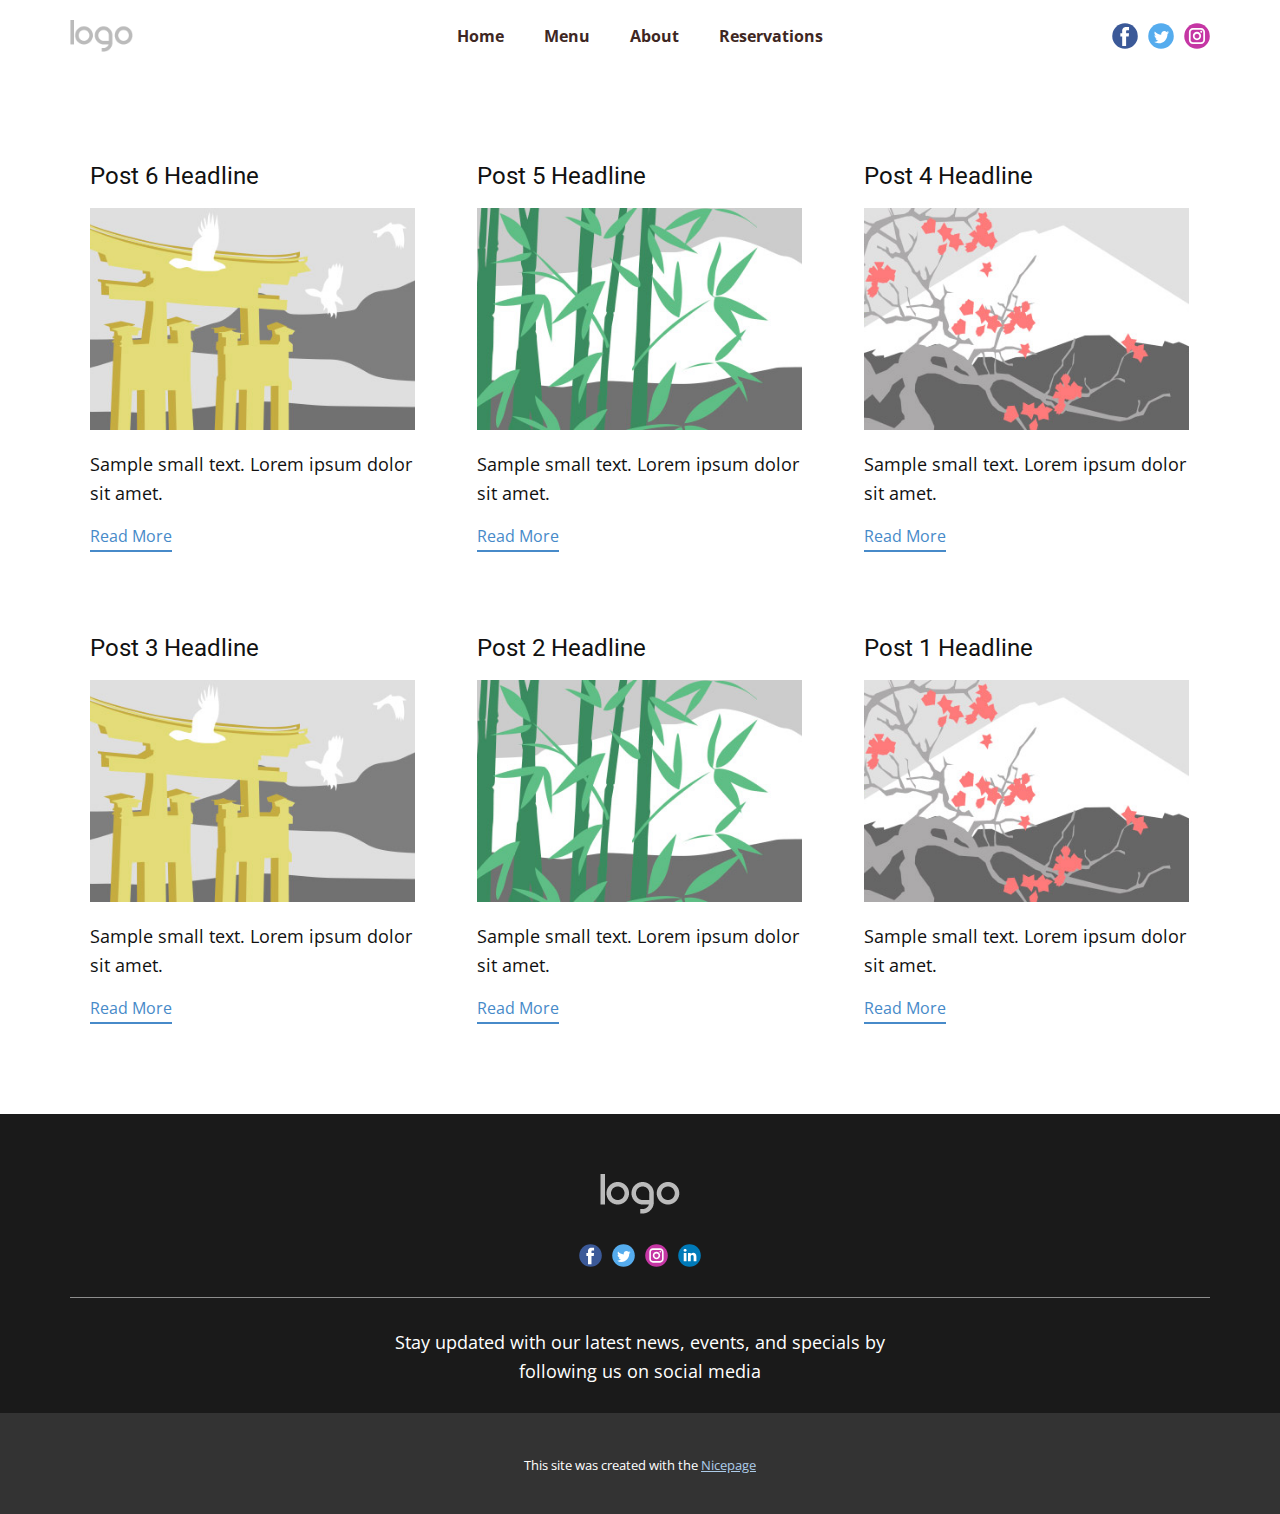
<file: blog/blog.html>
<!DOCTYPE html>
<html style="font-size: 16px;" lang="en"><head>
    <meta name="viewport" content="width=device-width, initial-scale=1.0">
    <meta charset="utf-8">
    <meta name="keywords" content="">
    <meta name="description" content="">
    <title>Blog</title>
    <link rel="stylesheet" href="../nicepage.css" media="screen">
<link rel="stylesheet" href="../Blog-Template.css" media="screen">
    <script class="u-script" type="text/javascript" src="../jquery.js" defer=""></script>
    <script class="u-script" type="text/javascript" src="../nicepage.js" defer=""></script>
    <meta name="generator" content="Nicepage 6.10.5, nicepage.com">
    <link id="u-theme-google-font" rel="stylesheet" href="https://fonts.googleapis.com/css?family=Roboto:100,100i,300,300i,400,400i,500,500i,700,700i,900,900i|Open+Sans:300,300i,400,400i,500,500i,600,600i,700,700i,800,800i">
    
    
    
    <script type="application/ld+json">{
		"@context": "http://schema.org",
		"@type": "Organization",
		"name": "",
		"logo": "images/default-logo.png",
		"sameAs": [
				"https://facebook.com/name",
				"https://twitter.com/name",
				"https://www.instagram.com/name"
		]
}</script>
    <meta name="theme-color" content="#478ac9">
    <meta name="twitter:site" content="@">
    <meta name="twitter:card" content="summary_large_image">
    <meta name="twitter:title" content="Blog Template">
    <meta name="twitter:description" content="">
  <meta data-intl-tel-input-cdn-path="intlTelInput/"></head>
  <body data-path-to-root="./" data-include-products="false" class="u-body u-xl-mode" data-lang="en"><header class="u-align-center-sm u-align-center-xs u-clearfix u-header u-white u-header" id="sec-2853"><div class="u-clearfix u-sheet u-valign-middle u-sheet-1">
        <a href="#" class="u-image u-logo u-image-1" data-image-width="80" data-image-height="40">
          <img src="../images/default-logo.png" class="u-logo-image u-logo-image-1">
        </a>
        <div class="u-social-icons u-spacing-10 u-social-icons-1">
          <a class="u-social-url" title="facebook" target="_blank" href="https://facebook.com/name"><span class="u-icon u-social-facebook u-social-icon u-icon-1"><svg class="u-svg-link" preserveAspectRatio="xMidYMin slice" viewBox="0 0 112 112" style=""><use xlink:href="#svg-b914"></use></svg><svg class="u-svg-content" viewBox="0 0 112 112" x="0" y="0" id="svg-b914"><circle fill="currentColor" cx="56.1" cy="56.1" r="55"></circle><path fill="#FFFFFF" d="M73.5,31.6h-9.1c-1.4,0-3.6,0.8-3.6,3.9v8.5h12.6L72,58.3H60.8v40.8H43.9V58.3h-8V43.9h8v-9.2
      c0-6.7,3.1-17,17-17h12.5v13.9H73.5z"></path></svg></span>
          </a>
          <a class="u-social-url" title="twitter" target="_blank" href="https://twitter.com/name"><span class="u-icon u-social-icon u-social-twitter u-icon-2"><svg class="u-svg-link" preserveAspectRatio="xMidYMin slice" viewBox="0 0 112 112" style=""><use xlink:href="#svg-c899"></use></svg><svg class="u-svg-content" viewBox="0 0 112 112" x="0" y="0" id="svg-c899"><circle fill="currentColor" class="st0" cx="56.1" cy="56.1" r="55"></circle><path fill="#FFFFFF" d="M83.8,47.3c0,0.6,0,1.2,0,1.7c0,17.7-13.5,38.2-38.2,38.2C38,87.2,31,85,25,81.2c1,0.1,2.1,0.2,3.2,0.2
      c6.3,0,12.1-2.1,16.7-5.7c-5.9-0.1-10.8-4-12.5-9.3c0.8,0.2,1.7,0.2,2.5,0.2c1.2,0,2.4-0.2,3.5-0.5c-6.1-1.2-10.8-6.7-10.8-13.1
      c0-0.1,0-0.1,0-0.2c1.8,1,3.9,1.6,6.1,1.7c-3.6-2.4-6-6.5-6-11.2c0-2.5,0.7-4.8,1.8-6.7c6.6,8.1,16.5,13.5,27.6,14
      c-0.2-1-0.3-2-0.3-3.1c0-7.4,6-13.4,13.4-13.4c3.9,0,7.3,1.6,9.8,4.2c3.1-0.6,5.9-1.7,8.5-3.3c-1,3.1-3.1,5.8-5.9,7.4
      c2.7-0.3,5.3-1,7.7-2.1C88.7,43,86.4,45.4,83.8,47.3z"></path></svg></span>
          </a>
          <a class="u-social-url" title="instagram" target="_blank" href="https://www.instagram.com/name"><span class="u-icon u-social-icon u-social-instagram u-icon-3"><svg class="u-svg-link" preserveAspectRatio="xMidYMin slice" viewBox="0 0 112 112" style=""><use xlink:href="#svg-f1bc"></use></svg><svg class="u-svg-content" viewBox="0 0 112 112" x="0" y="0" id="svg-f1bc"><circle fill="currentColor" cx="56.1" cy="56.1" r="55"></circle><path fill="#FFFFFF" d="M55.9,38.2c-9.9,0-17.9,8-17.9,17.9C38,66,46,74,55.9,74c9.9,0,17.9-8,17.9-17.9C73.8,46.2,65.8,38.2,55.9,38.2
      z M55.9,66.4c-5.7,0-10.3-4.6-10.3-10.3c-0.1-5.7,4.6-10.3,10.3-10.3c5.7,0,10.3,4.6,10.3,10.3C66.2,61.8,61.6,66.4,55.9,66.4z"></path><path fill="#FFFFFF" d="M74.3,33.5c-2.3,0-4.2,1.9-4.2,4.2s1.9,4.2,4.2,4.2s4.2-1.9,4.2-4.2S76.6,33.5,74.3,33.5z"></path><path fill="#FFFFFF" d="M73.1,21.3H38.6c-9.7,0-17.5,7.9-17.5,17.5v34.5c0,9.7,7.9,17.6,17.5,17.6h34.5c9.7,0,17.5-7.9,17.5-17.5V38.8
      C90.6,29.1,82.7,21.3,73.1,21.3z M83,73.3c0,5.5-4.5,9.9-9.9,9.9H38.6c-5.5,0-9.9-4.5-9.9-9.9V38.8c0-5.5,4.5-9.9,9.9-9.9h34.5
      c5.5,0,9.9,4.5,9.9,9.9V73.3z"></path></svg></span>
          </a>
        </div>
        <nav class="u-align-center u-menu u-menu-one-level u-offcanvas u-menu-1">
          <div class="menu-collapse" style="font-size: 1rem; font-weight: 700;">
            <a class="u-button-style u-nav-link" href="#">
              <svg class="u-svg-link" preserveAspectRatio="xMidYMin slice" viewBox="0 0 302 302" style=""><use xmlns:xlink="http://www.w3.org/1999/xlink" xlink:href="#svg-8a8f"></use></svg>
              <svg xmlns="http://www.w3.org/2000/svg" xmlns:xlink="http://www.w3.org/1999/xlink" version="1.1" id="svg-8a8f" x="0px" y="0px" viewBox="0 0 302 302" style="enable-background:new 0 0 302 302;" xml:space="preserve" class="u-svg-content"><g><rect y="36" width="302" height="30"></rect><rect y="236" width="302" height="30"></rect><rect y="136" width="302" height="30"></rect>
</g><g></g><g></g><g></g><g></g><g></g><g></g><g></g><g></g><g></g><g></g><g></g><g></g><g></g><g></g><g></g></svg>
            </a>
          </div>
          <div class="u-custom-menu u-nav-container">
            <ul class="u-custom-font u-nav u-text-font u-unstyled u-nav-1"><li class="u-nav-item"><a class="u-button-style u-nav-link u-text-active-custom-color-1 u-text-custom-color-3 u-text-hover-custom-color-2" href="../Home.html" style="padding: 10px 20px;">Home</a>
</li><li class="u-nav-item"><a class="u-button-style u-nav-link u-text-active-custom-color-1 u-text-custom-color-3 u-text-hover-custom-color-2" href="../Menu.html" style="padding: 10px 20px;">Menu</a>
</li><li class="u-nav-item"><a class="u-button-style u-nav-link u-text-active-custom-color-1 u-text-custom-color-3 u-text-hover-custom-color-2" href="../About.html" style="padding: 10px 20px;">About</a>
</li><li class="u-nav-item"><a class="u-button-style u-nav-link u-text-active-custom-color-1 u-text-custom-color-3 u-text-hover-custom-color-2" href="../Reservations.html" style="padding: 10px 20px;">Reservations</a>
</li></ul>
          </div>
          <div class="u-custom-menu u-nav-container-collapse">
            <div class="u-align-center u-black u-container-style u-inner-container-layout u-opacity u-opacity-95 u-sidenav">
              <div class="u-inner-container-layout u-sidenav-overflow">
                <div class="u-menu-close"></div>
                <ul class="u-align-center u-nav u-popupmenu-items u-unstyled u-nav-2"><li class="u-nav-item"><a class="u-button-style u-nav-link" href="../Home.html">Home</a>
</li><li class="u-nav-item"><a class="u-button-style u-nav-link" href="../Menu.html">Menu</a>
</li><li class="u-nav-item"><a class="u-button-style u-nav-link" href="../About.html">About</a>
</li><li class="u-nav-item"><a class="u-button-style u-nav-link" href="../Reservations.html">Reservations</a>
</li></ul>
              </div>
            </div>
            <div class="u-black u-menu-overlay u-opacity u-opacity-70"></div>
          </div>
        </nav>
      </div></header>
    <section class="u-clearfix u-section-1" id="sec-4ae9">
      <div class="u-clearfix u-sheet u-valign-middle u-sheet-1"><!--blog--><!--blog_options_json--><!--{"type":"Recent","source":"","tags":"","count":""}--><!--/blog_options_json-->
        <div class="u-blog u-expanded-width u-repeater u-repeater-1"><!--blog_post-->
          <div class="u-blog-post u-container-style u-repeater-item u-white u-repeater-item-1">
            <div class="u-container-layout u-similar-container u-valign-top u-container-layout-1"><!--blog_post_header-->
              <h4 class="u-blog-control u-text u-text-1">
                <a class="u-post-header-link" href="../blog/post-5.html">Post 6 Headline</a>
              </h4><!--/blog_post_header--><!--blog_post_image-->
              <a class="u-post-header-link" href="../blog/post-5.html"><img alt="" class="u-blog-control u-expanded-width u-image u-image-default u-image-1" src="../images/8ad73f3c.jpeg"></a><!--/blog_post_image--><!--blog_post_content-->
              <div class="u-blog-control u-post-content u-text u-text-2 fr-view">Sample small text. Lorem ipsum dolor sit amet.</div><!--/blog_post_content--><!--blog_post_readmore-->
              <a href="../blog/post-5.html" class="u-blog-control u-border-2 u-border-palette-1-base u-btn u-btn-rectangle u-button-style u-none u-btn-1"><!--blog_post_readmore_content--><!--options_json--><!--{"content":"","defaultValue":"Read More"}--><!--/options_json-->Read More<!--/blog_post_readmore_content--></a><!--/blog_post_readmore-->
            </div>
          </div><div class="u-blog-post u-container-style u-repeater-item u-video-cover u-white">
            <div class="u-container-layout u-similar-container u-valign-top u-container-layout-2"><!--blog_post_header-->
              <h4 class="u-blog-control u-text u-text-3">
                <a class="u-post-header-link" href="../blog/post-4.html">Post 5 Headline</a>
              </h4><!--/blog_post_header--><!--blog_post_image-->
              <a class="u-post-header-link" href="../blog/post-4.html"><img alt="" class="u-blog-control u-expanded-width u-image u-image-default u-image-2" src="../images/68f64b9d.jpeg"></a><!--/blog_post_image--><!--blog_post_content-->
              <div class="u-blog-control u-post-content u-text u-text-4 fr-view">Sample small text. Lorem ipsum dolor sit amet.</div><!--/blog_post_content--><!--blog_post_readmore-->
              <a href="../blog/post-4.html" class="u-blog-control u-border-2 u-border-palette-1-base u-btn u-btn-rectangle u-button-style u-none u-btn-2"><!--blog_post_readmore_content--><!--options_json--><!--{"content":"","defaultValue":"Read More"}--><!--/options_json-->Read More<!--/blog_post_readmore_content--></a><!--/blog_post_readmore-->
            </div>
          </div><div class="u-blog-post u-container-style u-repeater-item u-video-cover u-white">
            <div class="u-container-layout u-similar-container u-valign-top u-container-layout-3"><!--blog_post_header-->
              <h4 class="u-blog-control u-text u-text-5">
                <a class="u-post-header-link" href="../blog/post-3.html">Post 4 Headline</a>
              </h4><!--/blog_post_header--><!--blog_post_image-->
              <a class="u-post-header-link" href="../blog/post-3.html"><img alt="" class="u-blog-control u-expanded-width u-image u-image-default u-image-3" src="../images/0fd3416c.jpeg"></a><!--/blog_post_image--><!--blog_post_content-->
              <div class="u-blog-control u-post-content u-text u-text-6 fr-view">Sample small text. Lorem ipsum dolor sit amet.</div><!--/blog_post_content--><!--blog_post_readmore-->
              <a href="../blog/post-3.html" class="u-blog-control u-border-2 u-border-palette-1-base u-btn u-btn-rectangle u-button-style u-none u-btn-3"><!--blog_post_readmore_content--><!--options_json--><!--{"content":"","defaultValue":"Read More"}--><!--/options_json-->Read More<!--/blog_post_readmore_content--></a><!--/blog_post_readmore-->
            </div>
          </div><div class="u-blog-post u-container-style u-repeater-item u-white u-repeater-item-1">
            <div class="u-container-layout u-similar-container u-valign-top u-container-layout-1"><!--blog_post_header-->
              <h4 class="u-blog-control u-text u-text-1">
                <a class="u-post-header-link" href="../blog/post-2.html">Post 3 Headline</a>
              </h4><!--/blog_post_header--><!--blog_post_image-->
              <a class="u-post-header-link" href="../blog/post-2.html"><img alt="" class="u-blog-control u-expanded-width u-image u-image-default u-image-1" src="../images/8ad73f3c.jpeg"></a><!--/blog_post_image--><!--blog_post_content-->
              <div class="u-blog-control u-post-content u-text u-text-2 fr-view">Sample small text. Lorem ipsum dolor sit amet.</div><!--/blog_post_content--><!--blog_post_readmore-->
              <a href="../blog/post-2.html" class="u-blog-control u-border-2 u-border-palette-1-base u-btn u-btn-rectangle u-button-style u-none u-btn-1"><!--blog_post_readmore_content--><!--options_json--><!--{"content":"","defaultValue":"Read More"}--><!--/options_json-->Read More<!--/blog_post_readmore_content--></a><!--/blog_post_readmore-->
            </div>
          </div><div class="u-blog-post u-container-style u-repeater-item u-video-cover u-white">
            <div class="u-container-layout u-similar-container u-valign-top u-container-layout-2"><!--blog_post_header-->
              <h4 class="u-blog-control u-text u-text-3">
                <a class="u-post-header-link" href="../blog/post-1.html">Post 2 Headline</a>
              </h4><!--/blog_post_header--><!--blog_post_image-->
              <a class="u-post-header-link" href="../blog/post-1.html"><img alt="" class="u-blog-control u-expanded-width u-image u-image-default u-image-2" src="../images/68f64b9d.jpeg"></a><!--/blog_post_image--><!--blog_post_content-->
              <div class="u-blog-control u-post-content u-text u-text-4 fr-view">Sample small text. Lorem ipsum dolor sit amet.</div><!--/blog_post_content--><!--blog_post_readmore-->
              <a href="../blog/post-1.html" class="u-blog-control u-border-2 u-border-palette-1-base u-btn u-btn-rectangle u-button-style u-none u-btn-2"><!--blog_post_readmore_content--><!--options_json--><!--{"content":"","defaultValue":"Read More"}--><!--/options_json-->Read More<!--/blog_post_readmore_content--></a><!--/blog_post_readmore-->
            </div>
          </div><div class="u-blog-post u-container-style u-repeater-item u-video-cover u-white">
            <div class="u-container-layout u-similar-container u-valign-top u-container-layout-3"><!--blog_post_header-->
              <h4 class="u-blog-control u-text u-text-5">
                <a class="u-post-header-link" href="../blog/post.html">Post 1 Headline</a>
              </h4><!--/blog_post_header--><!--blog_post_image-->
              <a class="u-post-header-link" href="../blog/post.html"><img alt="" class="u-blog-control u-expanded-width u-image u-image-default u-image-3" src="../images/0fd3416c.jpeg"></a><!--/blog_post_image--><!--blog_post_content-->
              <div class="u-blog-control u-post-content u-text u-text-6 fr-view">Sample small text. Lorem ipsum dolor sit amet.</div><!--/blog_post_content--><!--blog_post_readmore-->
              <a href="../blog/post.html" class="u-blog-control u-border-2 u-border-palette-1-base u-btn u-btn-rectangle u-button-style u-none u-btn-3"><!--blog_post_readmore_content--><!--options_json--><!--{"content":"","defaultValue":"Read More"}--><!--/options_json-->Read More<!--/blog_post_readmore_content--></a><!--/blog_post_readmore-->
            </div>
          </div><!--/blog_post--><!--blog_post-->
          <!--/blog_post--><!--blog_post-->
          <!--/blog_post-->
        </div><!--/blog-->
      </div>
    </section>
    
    
    
    <footer class="u-clearfix u-footer u-grey-90" id="sec-a93a"><div class="u-clearfix u-sheet u-sheet-1">
        <a href="#" class="u-image u-logo u-image-1" data-image-width="80" data-image-height="40">
          <img src="../images/default-logo.png" class="u-logo-image u-logo-image-1">
        </a>
        <div class="u-align-left u-social-icons u-spacing-10 u-social-icons-1">
          <a class="u-social-url" title="facebook" target="_blank" href=""><span class="u-icon u-social-facebook u-social-icon u-icon-1"><svg class="u-svg-link" preserveAspectRatio="xMidYMin slice" viewBox="0 0 112 112" style=""><use xlink:href="#svg-795d"></use></svg><svg class="u-svg-content" viewBox="0 0 112 112" x="0" y="0" id="svg-795d"><circle fill="currentColor" cx="56.1" cy="56.1" r="55"></circle><path fill="#FFFFFF" d="M73.5,31.6h-9.1c-1.4,0-3.6,0.8-3.6,3.9v8.5h12.6L72,58.3H60.8v40.8H43.9V58.3h-8V43.9h8v-9.2
      c0-6.7,3.1-17,17-17h12.5v13.9H73.5z"></path></svg></span>
          </a>
          <a class="u-social-url" title="twitter" target="_blank" href=""><span class="u-icon u-social-icon u-social-twitter u-icon-2"><svg class="u-svg-link" preserveAspectRatio="xMidYMin slice" viewBox="0 0 112 112" style=""><use xlink:href="#svg-971d"></use></svg><svg class="u-svg-content" viewBox="0 0 112 112" x="0" y="0" id="svg-971d"><circle fill="currentColor" class="st0" cx="56.1" cy="56.1" r="55"></circle><path fill="#FFFFFF" d="M83.8,47.3c0,0.6,0,1.2,0,1.7c0,17.7-13.5,38.2-38.2,38.2C38,87.2,31,85,25,81.2c1,0.1,2.1,0.2,3.2,0.2
      c6.3,0,12.1-2.1,16.7-5.7c-5.9-0.1-10.8-4-12.5-9.3c0.8,0.2,1.7,0.2,2.5,0.2c1.2,0,2.4-0.2,3.5-0.5c-6.1-1.2-10.8-6.7-10.8-13.1
      c0-0.1,0-0.1,0-0.2c1.8,1,3.9,1.6,6.1,1.7c-3.6-2.4-6-6.5-6-11.2c0-2.5,0.7-4.8,1.8-6.7c6.6,8.1,16.5,13.5,27.6,14
      c-0.2-1-0.3-2-0.3-3.1c0-7.4,6-13.4,13.4-13.4c3.9,0,7.3,1.6,9.8,4.2c3.1-0.6,5.9-1.7,8.5-3.3c-1,3.1-3.1,5.8-5.9,7.4
      c2.7-0.3,5.3-1,7.7-2.1C88.7,43,86.4,45.4,83.8,47.3z"></path></svg></span>
          </a>
          <a class="u-social-url" title="instagram" target="_blank" href=""><span class="u-icon u-social-icon u-social-instagram u-icon-3"><svg class="u-svg-link" preserveAspectRatio="xMidYMin slice" viewBox="0 0 112 112" style=""><use xlink:href="#svg-1950"></use></svg><svg class="u-svg-content" viewBox="0 0 112 112" x="0" y="0" id="svg-1950"><circle fill="currentColor" cx="56.1" cy="56.1" r="55"></circle><path fill="#FFFFFF" d="M55.9,38.2c-9.9,0-17.9,8-17.9,17.9C38,66,46,74,55.9,74c9.9,0,17.9-8,17.9-17.9C73.8,46.2,65.8,38.2,55.9,38.2
      z M55.9,66.4c-5.7,0-10.3-4.6-10.3-10.3c-0.1-5.7,4.6-10.3,10.3-10.3c5.7,0,10.3,4.6,10.3,10.3C66.2,61.8,61.6,66.4,55.9,66.4z"></path><path fill="#FFFFFF" d="M74.3,33.5c-2.3,0-4.2,1.9-4.2,4.2s1.9,4.2,4.2,4.2s4.2-1.9,4.2-4.2S76.6,33.5,74.3,33.5z"></path><path fill="#FFFFFF" d="M73.1,21.3H38.6c-9.7,0-17.5,7.9-17.5,17.5v34.5c0,9.7,7.9,17.6,17.5,17.6h34.5c9.7,0,17.5-7.9,17.5-17.5V38.8
      C90.6,29.1,82.7,21.3,73.1,21.3z M83,73.3c0,5.5-4.5,9.9-9.9,9.9H38.6c-5.5,0-9.9-4.5-9.9-9.9V38.8c0-5.5,4.5-9.9,9.9-9.9h34.5
      c5.5,0,9.9,4.5,9.9,9.9V73.3z"></path></svg></span>
          </a>
          <a class="u-social-url" title="linkedin" target="_blank" href=""><span class="u-icon u-social-icon u-social-linkedin u-icon-4"><svg class="u-svg-link" preserveAspectRatio="xMidYMin slice" viewBox="0 0 112 112" style=""><use xlink:href="#svg-5949"></use></svg><svg class="u-svg-content" viewBox="0 0 112 112" x="0" y="0" id="svg-5949"><circle fill="currentColor" cx="56.1" cy="56.1" r="55"></circle><path fill="#FFFFFF" d="M41.3,83.7H27.9V43.4h13.4V83.7z M34.6,37.9L34.6,37.9c-4.6,0-7.5-3.1-7.5-7c0-4,3-7,7.6-7s7.4,3,7.5,7
      C42.2,34.8,39.2,37.9,34.6,37.9z M89.6,83.7H76.2V62.2c0-5.4-1.9-9.1-6.8-9.1c-3.7,0-5.9,2.5-6.9,4.9c-0.4,0.9-0.4,2.1-0.4,3.3v22.5
      H48.7c0,0,0.2-36.5,0-40.3h13.4v5.7c1.8-2.7,5-6.7,12.1-6.7c8.8,0,15.4,5.8,15.4,18.1V83.7z"></path></svg></span>
          </a>
        </div>
        <div class="u-border-1 u-border-white u-expanded-width u-line u-line-horizontal u-opacity u-opacity-50 u-line-1"></div>
        <p class="u-align-center u-text u-text-1"> Stay updated with our latest news, events, and specials by following us on social media</p>
      </div></footer>
    <section class="u-backlink u-clearfix u-grey-80">
      <p class="u-text">
        <span>This site was created with the </span>
        <a class="u-link" href="https://nicepage.com/" target="_blank" rel="nofollow">
          <span>Nicepage</span>
        </a>
      </p>
    </section>
  
</body></html>
</file>
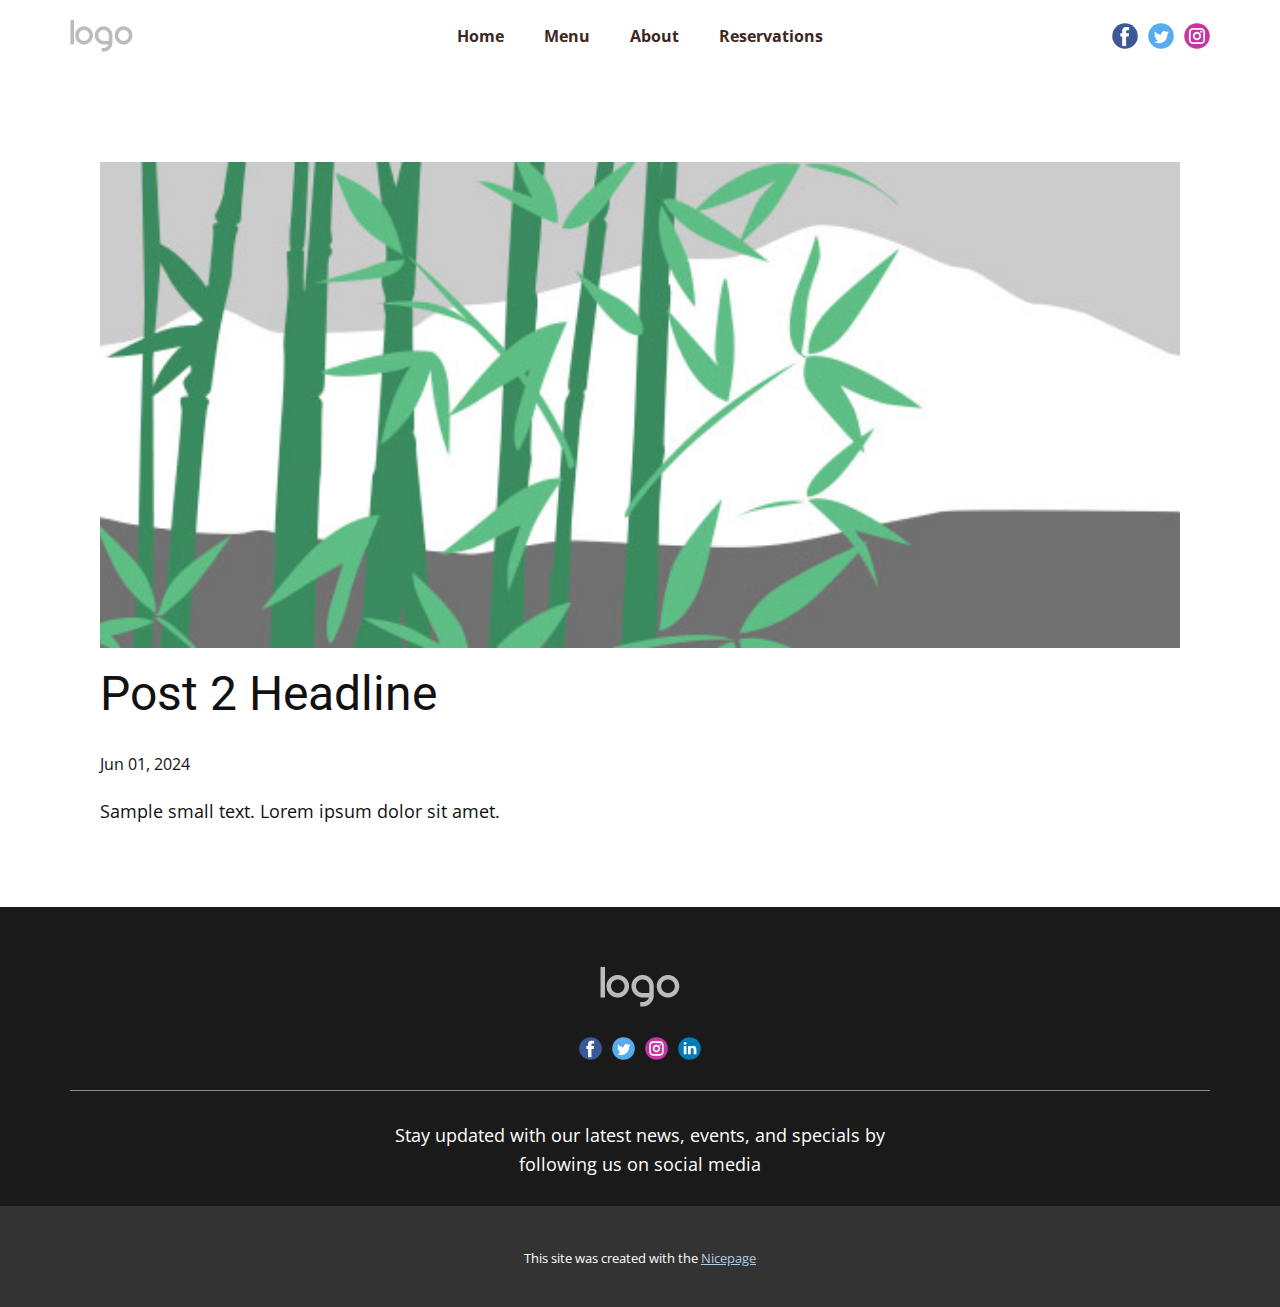
<file: blog/post-1.html>
<!DOCTYPE html>
<html style="font-size: 16px;" lang="en"><head>
    <meta name="viewport" content="width=device-width, initial-scale=1.0">
    <meta charset="utf-8">
    <meta name="keywords" content="Post 1 Headline">
    <meta name="description" content="">
    <title>Post 2 Headline</title>
    <link rel="stylesheet" href="../nicepage.css" media="screen">
<link rel="stylesheet" href="../Post-Template.css" media="screen">
    <script class="u-script" type="text/javascript" src="../jquery.js" defer=""></script>
    <script class="u-script" type="text/javascript" src="../nicepage.js" defer=""></script>
    <meta name="generator" content="Nicepage 6.10.5, nicepage.com">
    <link id="u-theme-google-font" rel="stylesheet" href="https://fonts.googleapis.com/css?family=Roboto:100,100i,300,300i,400,400i,500,500i,700,700i,900,900i|Open+Sans:300,300i,400,400i,500,500i,600,600i,700,700i,800,800i">
    
    
    
    <script type="application/ld+json">{
		"@context": "http://schema.org",
		"@type": "Organization",
		"name": "",
		"logo": "images/default-logo.png",
		"sameAs": [
				"https://facebook.com/name",
				"https://twitter.com/name",
				"https://www.instagram.com/name"
		]
}</script>
    <meta name="theme-color" content="#478ac9">
    <meta name="twitter:site" content="@">
    <meta name="twitter:card" content="summary_large_image">
    <meta name="twitter:title" content="Post Template">
    <meta name="twitter:description" content="">
  <meta data-intl-tel-input-cdn-path="intlTelInput/"></head>
  <body data-path-to-root="./" data-include-products="false" class="u-body u-xl-mode" data-lang="en"><header class="u-align-center-sm u-align-center-xs u-clearfix u-header u-white u-header" id="sec-2853"><div class="u-clearfix u-sheet u-valign-middle u-sheet-1">
        <a href="#" class="u-image u-logo u-image-1" data-image-width="80" data-image-height="40">
          <img src="../images/default-logo.png" class="u-logo-image u-logo-image-1">
        </a>
        <div class="u-social-icons u-spacing-10 u-social-icons-1">
          <a class="u-social-url" title="facebook" target="_blank" href="https://facebook.com/name"><span class="u-icon u-social-facebook u-social-icon u-icon-1"><svg class="u-svg-link" preserveAspectRatio="xMidYMin slice" viewBox="0 0 112 112" style=""><use xlink:href="#svg-b914"></use></svg><svg class="u-svg-content" viewBox="0 0 112 112" x="0" y="0" id="svg-b914"><circle fill="currentColor" cx="56.1" cy="56.1" r="55"></circle><path fill="#FFFFFF" d="M73.5,31.6h-9.1c-1.4,0-3.6,0.8-3.6,3.9v8.5h12.6L72,58.3H60.8v40.8H43.9V58.3h-8V43.9h8v-9.2
      c0-6.7,3.1-17,17-17h12.5v13.9H73.5z"></path></svg></span>
          </a>
          <a class="u-social-url" title="twitter" target="_blank" href="https://twitter.com/name"><span class="u-icon u-social-icon u-social-twitter u-icon-2"><svg class="u-svg-link" preserveAspectRatio="xMidYMin slice" viewBox="0 0 112 112" style=""><use xlink:href="#svg-c899"></use></svg><svg class="u-svg-content" viewBox="0 0 112 112" x="0" y="0" id="svg-c899"><circle fill="currentColor" class="st0" cx="56.1" cy="56.1" r="55"></circle><path fill="#FFFFFF" d="M83.8,47.3c0,0.6,0,1.2,0,1.7c0,17.7-13.5,38.2-38.2,38.2C38,87.2,31,85,25,81.2c1,0.1,2.1,0.2,3.2,0.2
      c6.3,0,12.1-2.1,16.7-5.7c-5.9-0.1-10.8-4-12.5-9.3c0.8,0.2,1.7,0.2,2.5,0.2c1.2,0,2.4-0.2,3.5-0.5c-6.1-1.2-10.8-6.7-10.8-13.1
      c0-0.1,0-0.1,0-0.2c1.8,1,3.9,1.6,6.1,1.7c-3.6-2.4-6-6.5-6-11.2c0-2.5,0.7-4.8,1.8-6.7c6.6,8.1,16.5,13.5,27.6,14
      c-0.2-1-0.3-2-0.3-3.1c0-7.4,6-13.4,13.4-13.4c3.9,0,7.3,1.6,9.8,4.2c3.1-0.6,5.9-1.7,8.5-3.3c-1,3.1-3.1,5.8-5.9,7.4
      c2.7-0.3,5.3-1,7.7-2.1C88.7,43,86.4,45.4,83.8,47.3z"></path></svg></span>
          </a>
          <a class="u-social-url" title="instagram" target="_blank" href="https://www.instagram.com/name"><span class="u-icon u-social-icon u-social-instagram u-icon-3"><svg class="u-svg-link" preserveAspectRatio="xMidYMin slice" viewBox="0 0 112 112" style=""><use xlink:href="#svg-f1bc"></use></svg><svg class="u-svg-content" viewBox="0 0 112 112" x="0" y="0" id="svg-f1bc"><circle fill="currentColor" cx="56.1" cy="56.1" r="55"></circle><path fill="#FFFFFF" d="M55.9,38.2c-9.9,0-17.9,8-17.9,17.9C38,66,46,74,55.9,74c9.9,0,17.9-8,17.9-17.9C73.8,46.2,65.8,38.2,55.9,38.2
      z M55.9,66.4c-5.7,0-10.3-4.6-10.3-10.3c-0.1-5.7,4.6-10.3,10.3-10.3c5.7,0,10.3,4.6,10.3,10.3C66.2,61.8,61.6,66.4,55.9,66.4z"></path><path fill="#FFFFFF" d="M74.3,33.5c-2.3,0-4.2,1.9-4.2,4.2s1.9,4.2,4.2,4.2s4.2-1.9,4.2-4.2S76.6,33.5,74.3,33.5z"></path><path fill="#FFFFFF" d="M73.1,21.3H38.6c-9.7,0-17.5,7.9-17.5,17.5v34.5c0,9.7,7.9,17.6,17.5,17.6h34.5c9.7,0,17.5-7.9,17.5-17.5V38.8
      C90.6,29.1,82.7,21.3,73.1,21.3z M83,73.3c0,5.5-4.5,9.9-9.9,9.9H38.6c-5.5,0-9.9-4.5-9.9-9.9V38.8c0-5.5,4.5-9.9,9.9-9.9h34.5
      c5.5,0,9.9,4.5,9.9,9.9V73.3z"></path></svg></span>
          </a>
        </div>
        <nav class="u-align-center u-menu u-menu-one-level u-offcanvas u-menu-1">
          <div class="menu-collapse" style="font-size: 1rem; font-weight: 700;">
            <a class="u-button-style u-nav-link" href="#">
              <svg class="u-svg-link" preserveAspectRatio="xMidYMin slice" viewBox="0 0 302 302" style=""><use xmlns:xlink="http://www.w3.org/1999/xlink" xlink:href="#svg-8a8f"></use></svg>
              <svg xmlns="http://www.w3.org/2000/svg" xmlns:xlink="http://www.w3.org/1999/xlink" version="1.1" id="svg-8a8f" x="0px" y="0px" viewBox="0 0 302 302" style="enable-background:new 0 0 302 302;" xml:space="preserve" class="u-svg-content"><g><rect y="36" width="302" height="30"></rect><rect y="236" width="302" height="30"></rect><rect y="136" width="302" height="30"></rect>
</g><g></g><g></g><g></g><g></g><g></g><g></g><g></g><g></g><g></g><g></g><g></g><g></g><g></g><g></g><g></g></svg>
            </a>
          </div>
          <div class="u-custom-menu u-nav-container">
            <ul class="u-custom-font u-nav u-text-font u-unstyled u-nav-1"><li class="u-nav-item"><a class="u-button-style u-nav-link u-text-active-custom-color-1 u-text-custom-color-3 u-text-hover-custom-color-2" href="../Home.html" style="padding: 10px 20px;">Home</a>
</li><li class="u-nav-item"><a class="u-button-style u-nav-link u-text-active-custom-color-1 u-text-custom-color-3 u-text-hover-custom-color-2" href="../Menu.html" style="padding: 10px 20px;">Menu</a>
</li><li class="u-nav-item"><a class="u-button-style u-nav-link u-text-active-custom-color-1 u-text-custom-color-3 u-text-hover-custom-color-2" href="../About.html" style="padding: 10px 20px;">About</a>
</li><li class="u-nav-item"><a class="u-button-style u-nav-link u-text-active-custom-color-1 u-text-custom-color-3 u-text-hover-custom-color-2" href="../Reservations.html" style="padding: 10px 20px;">Reservations</a>
</li></ul>
          </div>
          <div class="u-custom-menu u-nav-container-collapse">
            <div class="u-align-center u-black u-container-style u-inner-container-layout u-opacity u-opacity-95 u-sidenav">
              <div class="u-inner-container-layout u-sidenav-overflow">
                <div class="u-menu-close"></div>
                <ul class="u-align-center u-nav u-popupmenu-items u-unstyled u-nav-2"><li class="u-nav-item"><a class="u-button-style u-nav-link" href="../Home.html">Home</a>
</li><li class="u-nav-item"><a class="u-button-style u-nav-link" href="../Menu.html">Menu</a>
</li><li class="u-nav-item"><a class="u-button-style u-nav-link" href="../About.html">About</a>
</li><li class="u-nav-item"><a class="u-button-style u-nav-link" href="../Reservations.html">Reservations</a>
</li></ul>
              </div>
            </div>
            <div class="u-black u-menu-overlay u-opacity u-opacity-70"></div>
          </div>
        </nav>
      </div></header>
    <section class="u-align-center u-clearfix u-section-1" id="sec-7643">
      <div class="u-clearfix u-sheet u-valign-middle-md u-valign-middle-sm u-valign-middle-xs u-sheet-1"><!--post_details--><!--post_details_options_json--><!--{"source":""}--><!--/post_details_options_json--><!--blog_post-->
        <div class="u-container-style u-expanded-width u-post-details u-post-details-1">
          <div class="u-container-layout u-valign-middle u-container-layout-1"><!--blog_post_image-->
            <img alt="" class="u-blog-control u-expanded-width u-image u-image-default u-image-1" src="../images/68f64b9d.jpeg"><!--/blog_post_image--><!--blog_post_header-->
            <h2 class="u-blog-control u-text u-text-1">Post 2 Headline</h2><!--/blog_post_header--><!--blog_post_metadata-->
            <div class="u-blog-control u-metadata u-metadata-1"><!--blog_post_metadata_date-->
              <span class="u-meta-date u-meta-icon">Jun 01, 2024</span><!--/blog_post_metadata_date--><!--blog_post_metadata_category-->
              <!--/blog_post_metadata_category--><!--blog_post_metadata_comments-->
              <!--/blog_post_metadata_comments-->
            </div><!--/blog_post_metadata--><!--blog_post_content-->
            <div class="u-align-justify u-blog-control u-post-content u-text u-text-2 fr-view">
  Sample small text. Lorem ipsum dolor sit amet.
  </div><!--/blog_post_content-->
          </div>
        </div><!--/blog_post--><!--/post_details-->
      </div>
    </section>
    
    
    
    <footer class="u-clearfix u-footer u-grey-90" id="sec-a93a"><div class="u-clearfix u-sheet u-sheet-1">
        <a href="#" class="u-image u-logo u-image-1" data-image-width="80" data-image-height="40">
          <img src="../images/default-logo.png" class="u-logo-image u-logo-image-1">
        </a>
        <div class="u-align-left u-social-icons u-spacing-10 u-social-icons-1">
          <a class="u-social-url" title="facebook" target="_blank" href=""><span class="u-icon u-social-facebook u-social-icon u-icon-1"><svg class="u-svg-link" preserveAspectRatio="xMidYMin slice" viewBox="0 0 112 112" style=""><use xlink:href="#svg-795d"></use></svg><svg class="u-svg-content" viewBox="0 0 112 112" x="0" y="0" id="svg-795d"><circle fill="currentColor" cx="56.1" cy="56.1" r="55"></circle><path fill="#FFFFFF" d="M73.5,31.6h-9.1c-1.4,0-3.6,0.8-3.6,3.9v8.5h12.6L72,58.3H60.8v40.8H43.9V58.3h-8V43.9h8v-9.2
      c0-6.7,3.1-17,17-17h12.5v13.9H73.5z"></path></svg></span>
          </a>
          <a class="u-social-url" title="twitter" target="_blank" href=""><span class="u-icon u-social-icon u-social-twitter u-icon-2"><svg class="u-svg-link" preserveAspectRatio="xMidYMin slice" viewBox="0 0 112 112" style=""><use xlink:href="#svg-971d"></use></svg><svg class="u-svg-content" viewBox="0 0 112 112" x="0" y="0" id="svg-971d"><circle fill="currentColor" class="st0" cx="56.1" cy="56.1" r="55"></circle><path fill="#FFFFFF" d="M83.8,47.3c0,0.6,0,1.2,0,1.7c0,17.7-13.5,38.2-38.2,38.2C38,87.2,31,85,25,81.2c1,0.1,2.1,0.2,3.2,0.2
      c6.3,0,12.1-2.1,16.7-5.7c-5.9-0.1-10.8-4-12.5-9.3c0.8,0.2,1.7,0.2,2.5,0.2c1.2,0,2.4-0.2,3.5-0.5c-6.1-1.2-10.8-6.7-10.8-13.1
      c0-0.1,0-0.1,0-0.2c1.8,1,3.9,1.6,6.1,1.7c-3.6-2.4-6-6.5-6-11.2c0-2.5,0.7-4.8,1.8-6.7c6.6,8.1,16.5,13.5,27.6,14
      c-0.2-1-0.3-2-0.3-3.1c0-7.4,6-13.4,13.4-13.4c3.9,0,7.3,1.6,9.8,4.2c3.1-0.6,5.9-1.7,8.5-3.3c-1,3.1-3.1,5.8-5.9,7.4
      c2.7-0.3,5.3-1,7.7-2.1C88.7,43,86.4,45.4,83.8,47.3z"></path></svg></span>
          </a>
          <a class="u-social-url" title="instagram" target="_blank" href=""><span class="u-icon u-social-icon u-social-instagram u-icon-3"><svg class="u-svg-link" preserveAspectRatio="xMidYMin slice" viewBox="0 0 112 112" style=""><use xlink:href="#svg-1950"></use></svg><svg class="u-svg-content" viewBox="0 0 112 112" x="0" y="0" id="svg-1950"><circle fill="currentColor" cx="56.1" cy="56.1" r="55"></circle><path fill="#FFFFFF" d="M55.9,38.2c-9.9,0-17.9,8-17.9,17.9C38,66,46,74,55.9,74c9.9,0,17.9-8,17.9-17.9C73.8,46.2,65.8,38.2,55.9,38.2
      z M55.9,66.4c-5.7,0-10.3-4.6-10.3-10.3c-0.1-5.7,4.6-10.3,10.3-10.3c5.7,0,10.3,4.6,10.3,10.3C66.2,61.8,61.6,66.4,55.9,66.4z"></path><path fill="#FFFFFF" d="M74.3,33.5c-2.3,0-4.2,1.9-4.2,4.2s1.9,4.2,4.2,4.2s4.2-1.9,4.2-4.2S76.6,33.5,74.3,33.5z"></path><path fill="#FFFFFF" d="M73.1,21.3H38.6c-9.7,0-17.5,7.9-17.5,17.5v34.5c0,9.7,7.9,17.6,17.5,17.6h34.5c9.7,0,17.5-7.9,17.5-17.5V38.8
      C90.6,29.1,82.7,21.3,73.1,21.3z M83,73.3c0,5.5-4.5,9.9-9.9,9.9H38.6c-5.5,0-9.9-4.5-9.9-9.9V38.8c0-5.5,4.5-9.9,9.9-9.9h34.5
      c5.5,0,9.9,4.5,9.9,9.9V73.3z"></path></svg></span>
          </a>
          <a class="u-social-url" title="linkedin" target="_blank" href=""><span class="u-icon u-social-icon u-social-linkedin u-icon-4"><svg class="u-svg-link" preserveAspectRatio="xMidYMin slice" viewBox="0 0 112 112" style=""><use xlink:href="#svg-5949"></use></svg><svg class="u-svg-content" viewBox="0 0 112 112" x="0" y="0" id="svg-5949"><circle fill="currentColor" cx="56.1" cy="56.1" r="55"></circle><path fill="#FFFFFF" d="M41.3,83.7H27.9V43.4h13.4V83.7z M34.6,37.9L34.6,37.9c-4.6,0-7.5-3.1-7.5-7c0-4,3-7,7.6-7s7.4,3,7.5,7
      C42.2,34.8,39.2,37.9,34.6,37.9z M89.6,83.7H76.2V62.2c0-5.4-1.9-9.1-6.8-9.1c-3.7,0-5.9,2.5-6.9,4.9c-0.4,0.9-0.4,2.1-0.4,3.3v22.5
      H48.7c0,0,0.2-36.5,0-40.3h13.4v5.7c1.8-2.7,5-6.7,12.1-6.7c8.8,0,15.4,5.8,15.4,18.1V83.7z"></path></svg></span>
          </a>
        </div>
        <div class="u-border-1 u-border-white u-expanded-width u-line u-line-horizontal u-opacity u-opacity-50 u-line-1"></div>
        <p class="u-align-center u-text u-text-1"> Stay updated with our latest news, events, and specials by following us on social media</p>
      </div></footer>
    <section class="u-backlink u-clearfix u-grey-80">
      <p class="u-text">
        <span>This site was created with the </span>
        <a class="u-link" href="https://nicepage.com/" target="_blank" rel="nofollow">
          <span>Nicepage</span>
        </a>
      </p>
    </section>
  
</body></html>
</file>
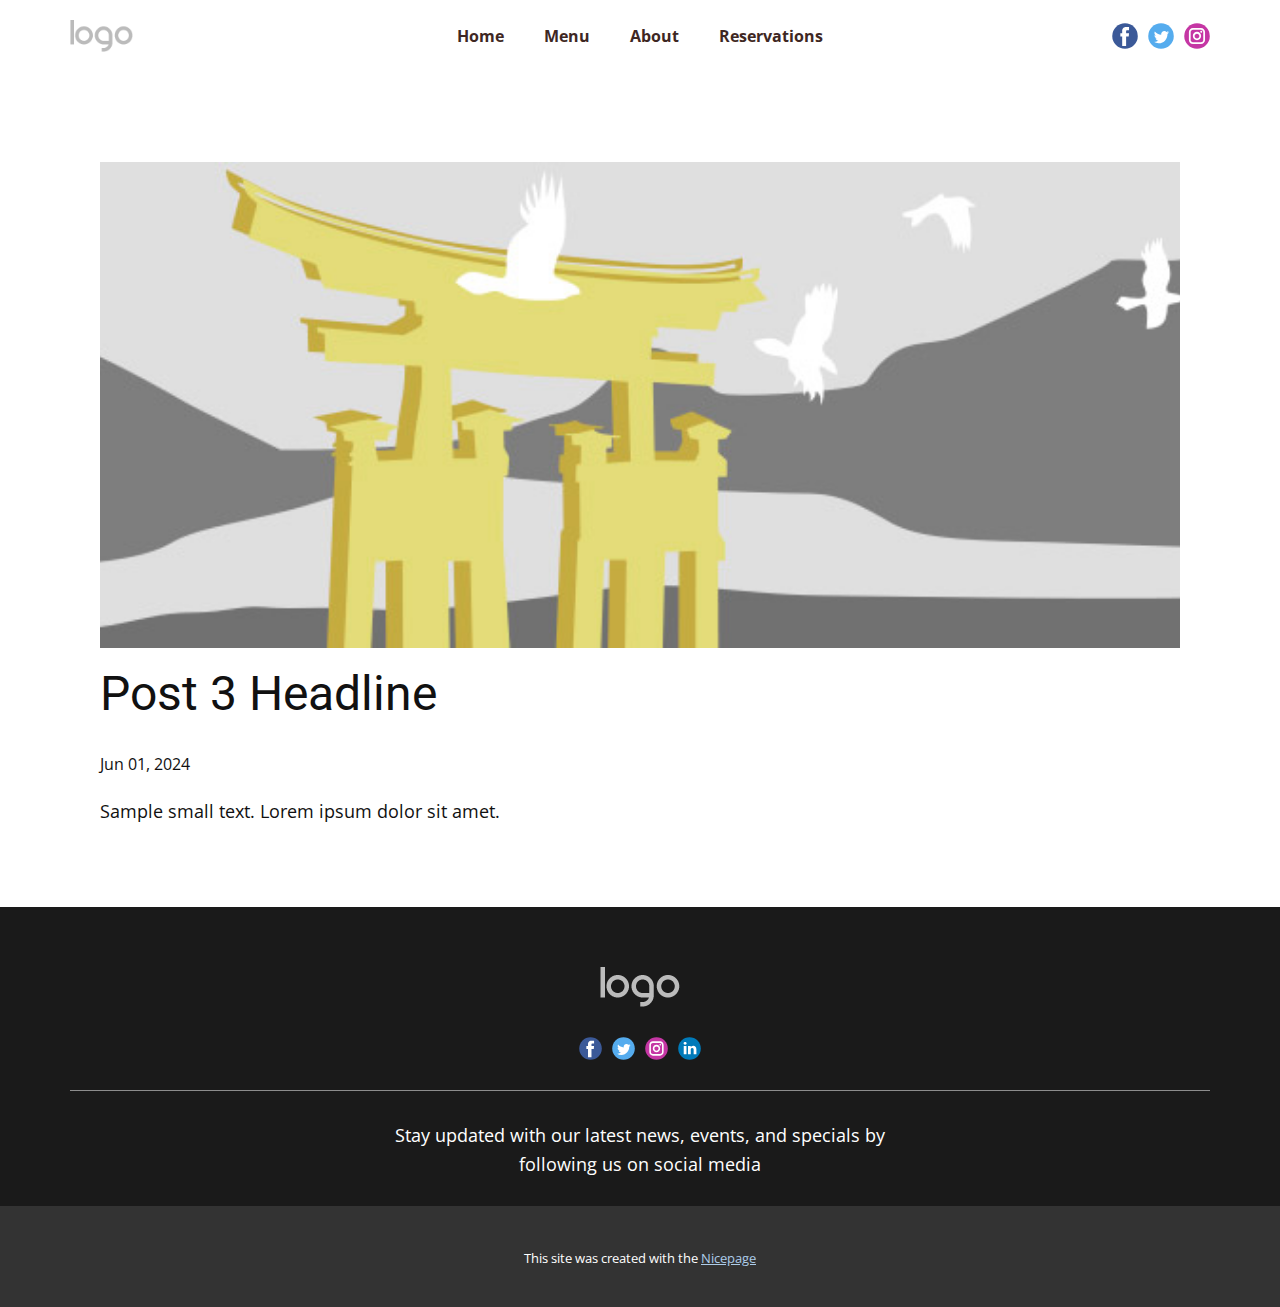
<file: blog/post-2.html>
<!DOCTYPE html>
<html style="font-size: 16px;" lang="en"><head>
    <meta name="viewport" content="width=device-width, initial-scale=1.0">
    <meta charset="utf-8">
    <meta name="keywords" content="Post 1 Headline">
    <meta name="description" content="">
    <title>Post 3 Headline</title>
    <link rel="stylesheet" href="../nicepage.css" media="screen">
<link rel="stylesheet" href="../Post-Template.css" media="screen">
    <script class="u-script" type="text/javascript" src="../jquery.js" defer=""></script>
    <script class="u-script" type="text/javascript" src="../nicepage.js" defer=""></script>
    <meta name="generator" content="Nicepage 6.10.5, nicepage.com">
    <link id="u-theme-google-font" rel="stylesheet" href="https://fonts.googleapis.com/css?family=Roboto:100,100i,300,300i,400,400i,500,500i,700,700i,900,900i|Open+Sans:300,300i,400,400i,500,500i,600,600i,700,700i,800,800i">
    
    
    
    <script type="application/ld+json">{
		"@context": "http://schema.org",
		"@type": "Organization",
		"name": "",
		"logo": "images/default-logo.png",
		"sameAs": [
				"https://facebook.com/name",
				"https://twitter.com/name",
				"https://www.instagram.com/name"
		]
}</script>
    <meta name="theme-color" content="#478ac9">
    <meta name="twitter:site" content="@">
    <meta name="twitter:card" content="summary_large_image">
    <meta name="twitter:title" content="Post Template">
    <meta name="twitter:description" content="">
  <meta data-intl-tel-input-cdn-path="intlTelInput/"></head>
  <body data-path-to-root="./" data-include-products="false" class="u-body u-xl-mode" data-lang="en"><header class="u-align-center-sm u-align-center-xs u-clearfix u-header u-white u-header" id="sec-2853"><div class="u-clearfix u-sheet u-valign-middle u-sheet-1">
        <a href="#" class="u-image u-logo u-image-1" data-image-width="80" data-image-height="40">
          <img src="../images/default-logo.png" class="u-logo-image u-logo-image-1">
        </a>
        <div class="u-social-icons u-spacing-10 u-social-icons-1">
          <a class="u-social-url" title="facebook" target="_blank" href="https://facebook.com/name"><span class="u-icon u-social-facebook u-social-icon u-icon-1"><svg class="u-svg-link" preserveAspectRatio="xMidYMin slice" viewBox="0 0 112 112" style=""><use xlink:href="#svg-b914"></use></svg><svg class="u-svg-content" viewBox="0 0 112 112" x="0" y="0" id="svg-b914"><circle fill="currentColor" cx="56.1" cy="56.1" r="55"></circle><path fill="#FFFFFF" d="M73.5,31.6h-9.1c-1.4,0-3.6,0.8-3.6,3.9v8.5h12.6L72,58.3H60.8v40.8H43.9V58.3h-8V43.9h8v-9.2
      c0-6.7,3.1-17,17-17h12.5v13.9H73.5z"></path></svg></span>
          </a>
          <a class="u-social-url" title="twitter" target="_blank" href="https://twitter.com/name"><span class="u-icon u-social-icon u-social-twitter u-icon-2"><svg class="u-svg-link" preserveAspectRatio="xMidYMin slice" viewBox="0 0 112 112" style=""><use xlink:href="#svg-c899"></use></svg><svg class="u-svg-content" viewBox="0 0 112 112" x="0" y="0" id="svg-c899"><circle fill="currentColor" class="st0" cx="56.1" cy="56.1" r="55"></circle><path fill="#FFFFFF" d="M83.8,47.3c0,0.6,0,1.2,0,1.7c0,17.7-13.5,38.2-38.2,38.2C38,87.2,31,85,25,81.2c1,0.1,2.1,0.2,3.2,0.2
      c6.3,0,12.1-2.1,16.7-5.7c-5.9-0.1-10.8-4-12.5-9.3c0.8,0.2,1.7,0.2,2.5,0.2c1.2,0,2.4-0.2,3.5-0.5c-6.1-1.2-10.8-6.7-10.8-13.1
      c0-0.1,0-0.1,0-0.2c1.8,1,3.9,1.6,6.1,1.7c-3.6-2.4-6-6.5-6-11.2c0-2.5,0.7-4.8,1.8-6.7c6.6,8.1,16.5,13.5,27.6,14
      c-0.2-1-0.3-2-0.3-3.1c0-7.4,6-13.4,13.4-13.4c3.9,0,7.3,1.6,9.8,4.2c3.1-0.6,5.9-1.7,8.5-3.3c-1,3.1-3.1,5.8-5.9,7.4
      c2.7-0.3,5.3-1,7.7-2.1C88.7,43,86.4,45.4,83.8,47.3z"></path></svg></span>
          </a>
          <a class="u-social-url" title="instagram" target="_blank" href="https://www.instagram.com/name"><span class="u-icon u-social-icon u-social-instagram u-icon-3"><svg class="u-svg-link" preserveAspectRatio="xMidYMin slice" viewBox="0 0 112 112" style=""><use xlink:href="#svg-f1bc"></use></svg><svg class="u-svg-content" viewBox="0 0 112 112" x="0" y="0" id="svg-f1bc"><circle fill="currentColor" cx="56.1" cy="56.1" r="55"></circle><path fill="#FFFFFF" d="M55.9,38.2c-9.9,0-17.9,8-17.9,17.9C38,66,46,74,55.9,74c9.9,0,17.9-8,17.9-17.9C73.8,46.2,65.8,38.2,55.9,38.2
      z M55.9,66.4c-5.7,0-10.3-4.6-10.3-10.3c-0.1-5.7,4.6-10.3,10.3-10.3c5.7,0,10.3,4.6,10.3,10.3C66.2,61.8,61.6,66.4,55.9,66.4z"></path><path fill="#FFFFFF" d="M74.3,33.5c-2.3,0-4.2,1.9-4.2,4.2s1.9,4.2,4.2,4.2s4.2-1.9,4.2-4.2S76.6,33.5,74.3,33.5z"></path><path fill="#FFFFFF" d="M73.1,21.3H38.6c-9.7,0-17.5,7.9-17.5,17.5v34.5c0,9.7,7.9,17.6,17.5,17.6h34.5c9.7,0,17.5-7.9,17.5-17.5V38.8
      C90.6,29.1,82.7,21.3,73.1,21.3z M83,73.3c0,5.5-4.5,9.9-9.9,9.9H38.6c-5.5,0-9.9-4.5-9.9-9.9V38.8c0-5.5,4.5-9.9,9.9-9.9h34.5
      c5.5,0,9.9,4.5,9.9,9.9V73.3z"></path></svg></span>
          </a>
        </div>
        <nav class="u-align-center u-menu u-menu-one-level u-offcanvas u-menu-1">
          <div class="menu-collapse" style="font-size: 1rem; font-weight: 700;">
            <a class="u-button-style u-nav-link" href="#">
              <svg class="u-svg-link" preserveAspectRatio="xMidYMin slice" viewBox="0 0 302 302" style=""><use xmlns:xlink="http://www.w3.org/1999/xlink" xlink:href="#svg-8a8f"></use></svg>
              <svg xmlns="http://www.w3.org/2000/svg" xmlns:xlink="http://www.w3.org/1999/xlink" version="1.1" id="svg-8a8f" x="0px" y="0px" viewBox="0 0 302 302" style="enable-background:new 0 0 302 302;" xml:space="preserve" class="u-svg-content"><g><rect y="36" width="302" height="30"></rect><rect y="236" width="302" height="30"></rect><rect y="136" width="302" height="30"></rect>
</g><g></g><g></g><g></g><g></g><g></g><g></g><g></g><g></g><g></g><g></g><g></g><g></g><g></g><g></g><g></g></svg>
            </a>
          </div>
          <div class="u-custom-menu u-nav-container">
            <ul class="u-custom-font u-nav u-text-font u-unstyled u-nav-1"><li class="u-nav-item"><a class="u-button-style u-nav-link u-text-active-custom-color-1 u-text-custom-color-3 u-text-hover-custom-color-2" href="../Home.html" style="padding: 10px 20px;">Home</a>
</li><li class="u-nav-item"><a class="u-button-style u-nav-link u-text-active-custom-color-1 u-text-custom-color-3 u-text-hover-custom-color-2" href="../Menu.html" style="padding: 10px 20px;">Menu</a>
</li><li class="u-nav-item"><a class="u-button-style u-nav-link u-text-active-custom-color-1 u-text-custom-color-3 u-text-hover-custom-color-2" href="../About.html" style="padding: 10px 20px;">About</a>
</li><li class="u-nav-item"><a class="u-button-style u-nav-link u-text-active-custom-color-1 u-text-custom-color-3 u-text-hover-custom-color-2" href="../Reservations.html" style="padding: 10px 20px;">Reservations</a>
</li></ul>
          </div>
          <div class="u-custom-menu u-nav-container-collapse">
            <div class="u-align-center u-black u-container-style u-inner-container-layout u-opacity u-opacity-95 u-sidenav">
              <div class="u-inner-container-layout u-sidenav-overflow">
                <div class="u-menu-close"></div>
                <ul class="u-align-center u-nav u-popupmenu-items u-unstyled u-nav-2"><li class="u-nav-item"><a class="u-button-style u-nav-link" href="../Home.html">Home</a>
</li><li class="u-nav-item"><a class="u-button-style u-nav-link" href="../Menu.html">Menu</a>
</li><li class="u-nav-item"><a class="u-button-style u-nav-link" href="../About.html">About</a>
</li><li class="u-nav-item"><a class="u-button-style u-nav-link" href="../Reservations.html">Reservations</a>
</li></ul>
              </div>
            </div>
            <div class="u-black u-menu-overlay u-opacity u-opacity-70"></div>
          </div>
        </nav>
      </div></header>
    <section class="u-align-center u-clearfix u-section-1" id="sec-7643">
      <div class="u-clearfix u-sheet u-valign-middle-md u-valign-middle-sm u-valign-middle-xs u-sheet-1"><!--post_details--><!--post_details_options_json--><!--{"source":""}--><!--/post_details_options_json--><!--blog_post-->
        <div class="u-container-style u-expanded-width u-post-details u-post-details-1">
          <div class="u-container-layout u-valign-middle u-container-layout-1"><!--blog_post_image-->
            <img alt="" class="u-blog-control u-expanded-width u-image u-image-default u-image-1" src="../images/8ad73f3c.jpeg"><!--/blog_post_image--><!--blog_post_header-->
            <h2 class="u-blog-control u-text u-text-1">Post 3 Headline</h2><!--/blog_post_header--><!--blog_post_metadata-->
            <div class="u-blog-control u-metadata u-metadata-1"><!--blog_post_metadata_date-->
              <span class="u-meta-date u-meta-icon">Jun 01, 2024</span><!--/blog_post_metadata_date--><!--blog_post_metadata_category-->
              <!--/blog_post_metadata_category--><!--blog_post_metadata_comments-->
              <!--/blog_post_metadata_comments-->
            </div><!--/blog_post_metadata--><!--blog_post_content-->
            <div class="u-align-justify u-blog-control u-post-content u-text u-text-2 fr-view">
  Sample small text. Lorem ipsum dolor sit amet.
  </div><!--/blog_post_content-->
          </div>
        </div><!--/blog_post--><!--/post_details-->
      </div>
    </section>
    
    
    
    <footer class="u-clearfix u-footer u-grey-90" id="sec-a93a"><div class="u-clearfix u-sheet u-sheet-1">
        <a href="#" class="u-image u-logo u-image-1" data-image-width="80" data-image-height="40">
          <img src="../images/default-logo.png" class="u-logo-image u-logo-image-1">
        </a>
        <div class="u-align-left u-social-icons u-spacing-10 u-social-icons-1">
          <a class="u-social-url" title="facebook" target="_blank" href=""><span class="u-icon u-social-facebook u-social-icon u-icon-1"><svg class="u-svg-link" preserveAspectRatio="xMidYMin slice" viewBox="0 0 112 112" style=""><use xlink:href="#svg-795d"></use></svg><svg class="u-svg-content" viewBox="0 0 112 112" x="0" y="0" id="svg-795d"><circle fill="currentColor" cx="56.1" cy="56.1" r="55"></circle><path fill="#FFFFFF" d="M73.5,31.6h-9.1c-1.4,0-3.6,0.8-3.6,3.9v8.5h12.6L72,58.3H60.8v40.8H43.9V58.3h-8V43.9h8v-9.2
      c0-6.7,3.1-17,17-17h12.5v13.9H73.5z"></path></svg></span>
          </a>
          <a class="u-social-url" title="twitter" target="_blank" href=""><span class="u-icon u-social-icon u-social-twitter u-icon-2"><svg class="u-svg-link" preserveAspectRatio="xMidYMin slice" viewBox="0 0 112 112" style=""><use xlink:href="#svg-971d"></use></svg><svg class="u-svg-content" viewBox="0 0 112 112" x="0" y="0" id="svg-971d"><circle fill="currentColor" class="st0" cx="56.1" cy="56.1" r="55"></circle><path fill="#FFFFFF" d="M83.8,47.3c0,0.6,0,1.2,0,1.7c0,17.7-13.5,38.2-38.2,38.2C38,87.2,31,85,25,81.2c1,0.1,2.1,0.2,3.2,0.2
      c6.3,0,12.1-2.1,16.7-5.7c-5.9-0.1-10.8-4-12.5-9.3c0.8,0.2,1.7,0.2,2.5,0.2c1.2,0,2.4-0.2,3.5-0.5c-6.1-1.2-10.8-6.7-10.8-13.1
      c0-0.1,0-0.1,0-0.2c1.8,1,3.9,1.6,6.1,1.7c-3.6-2.4-6-6.5-6-11.2c0-2.5,0.7-4.8,1.8-6.7c6.6,8.1,16.5,13.5,27.6,14
      c-0.2-1-0.3-2-0.3-3.1c0-7.4,6-13.4,13.4-13.4c3.9,0,7.3,1.6,9.8,4.2c3.1-0.6,5.9-1.7,8.5-3.3c-1,3.1-3.1,5.8-5.9,7.4
      c2.7-0.3,5.3-1,7.7-2.1C88.7,43,86.4,45.4,83.8,47.3z"></path></svg></span>
          </a>
          <a class="u-social-url" title="instagram" target="_blank" href=""><span class="u-icon u-social-icon u-social-instagram u-icon-3"><svg class="u-svg-link" preserveAspectRatio="xMidYMin slice" viewBox="0 0 112 112" style=""><use xlink:href="#svg-1950"></use></svg><svg class="u-svg-content" viewBox="0 0 112 112" x="0" y="0" id="svg-1950"><circle fill="currentColor" cx="56.1" cy="56.1" r="55"></circle><path fill="#FFFFFF" d="M55.9,38.2c-9.9,0-17.9,8-17.9,17.9C38,66,46,74,55.9,74c9.9,0,17.9-8,17.9-17.9C73.8,46.2,65.8,38.2,55.9,38.2
      z M55.9,66.4c-5.7,0-10.3-4.6-10.3-10.3c-0.1-5.7,4.6-10.3,10.3-10.3c5.7,0,10.3,4.6,10.3,10.3C66.2,61.8,61.6,66.4,55.9,66.4z"></path><path fill="#FFFFFF" d="M74.3,33.5c-2.3,0-4.2,1.9-4.2,4.2s1.9,4.2,4.2,4.2s4.2-1.9,4.2-4.2S76.6,33.5,74.3,33.5z"></path><path fill="#FFFFFF" d="M73.1,21.3H38.6c-9.7,0-17.5,7.9-17.5,17.5v34.5c0,9.7,7.9,17.6,17.5,17.6h34.5c9.7,0,17.5-7.9,17.5-17.5V38.8
      C90.6,29.1,82.7,21.3,73.1,21.3z M83,73.3c0,5.5-4.5,9.9-9.9,9.9H38.6c-5.5,0-9.9-4.5-9.9-9.9V38.8c0-5.5,4.5-9.9,9.9-9.9h34.5
      c5.5,0,9.9,4.5,9.9,9.9V73.3z"></path></svg></span>
          </a>
          <a class="u-social-url" title="linkedin" target="_blank" href=""><span class="u-icon u-social-icon u-social-linkedin u-icon-4"><svg class="u-svg-link" preserveAspectRatio="xMidYMin slice" viewBox="0 0 112 112" style=""><use xlink:href="#svg-5949"></use></svg><svg class="u-svg-content" viewBox="0 0 112 112" x="0" y="0" id="svg-5949"><circle fill="currentColor" cx="56.1" cy="56.1" r="55"></circle><path fill="#FFFFFF" d="M41.3,83.7H27.9V43.4h13.4V83.7z M34.6,37.9L34.6,37.9c-4.6,0-7.5-3.1-7.5-7c0-4,3-7,7.6-7s7.4,3,7.5,7
      C42.2,34.8,39.2,37.9,34.6,37.9z M89.6,83.7H76.2V62.2c0-5.4-1.9-9.1-6.8-9.1c-3.7,0-5.9,2.5-6.9,4.9c-0.4,0.9-0.4,2.1-0.4,3.3v22.5
      H48.7c0,0,0.2-36.5,0-40.3h13.4v5.7c1.8-2.7,5-6.7,12.1-6.7c8.8,0,15.4,5.8,15.4,18.1V83.7z"></path></svg></span>
          </a>
        </div>
        <div class="u-border-1 u-border-white u-expanded-width u-line u-line-horizontal u-opacity u-opacity-50 u-line-1"></div>
        <p class="u-align-center u-text u-text-1"> Stay updated with our latest news, events, and specials by following us on social media</p>
      </div></footer>
    <section class="u-backlink u-clearfix u-grey-80">
      <p class="u-text">
        <span>This site was created with the </span>
        <a class="u-link" href="https://nicepage.com/" target="_blank" rel="nofollow">
          <span>Nicepage</span>
        </a>
      </p>
    </section>
  
</body></html>
</file>
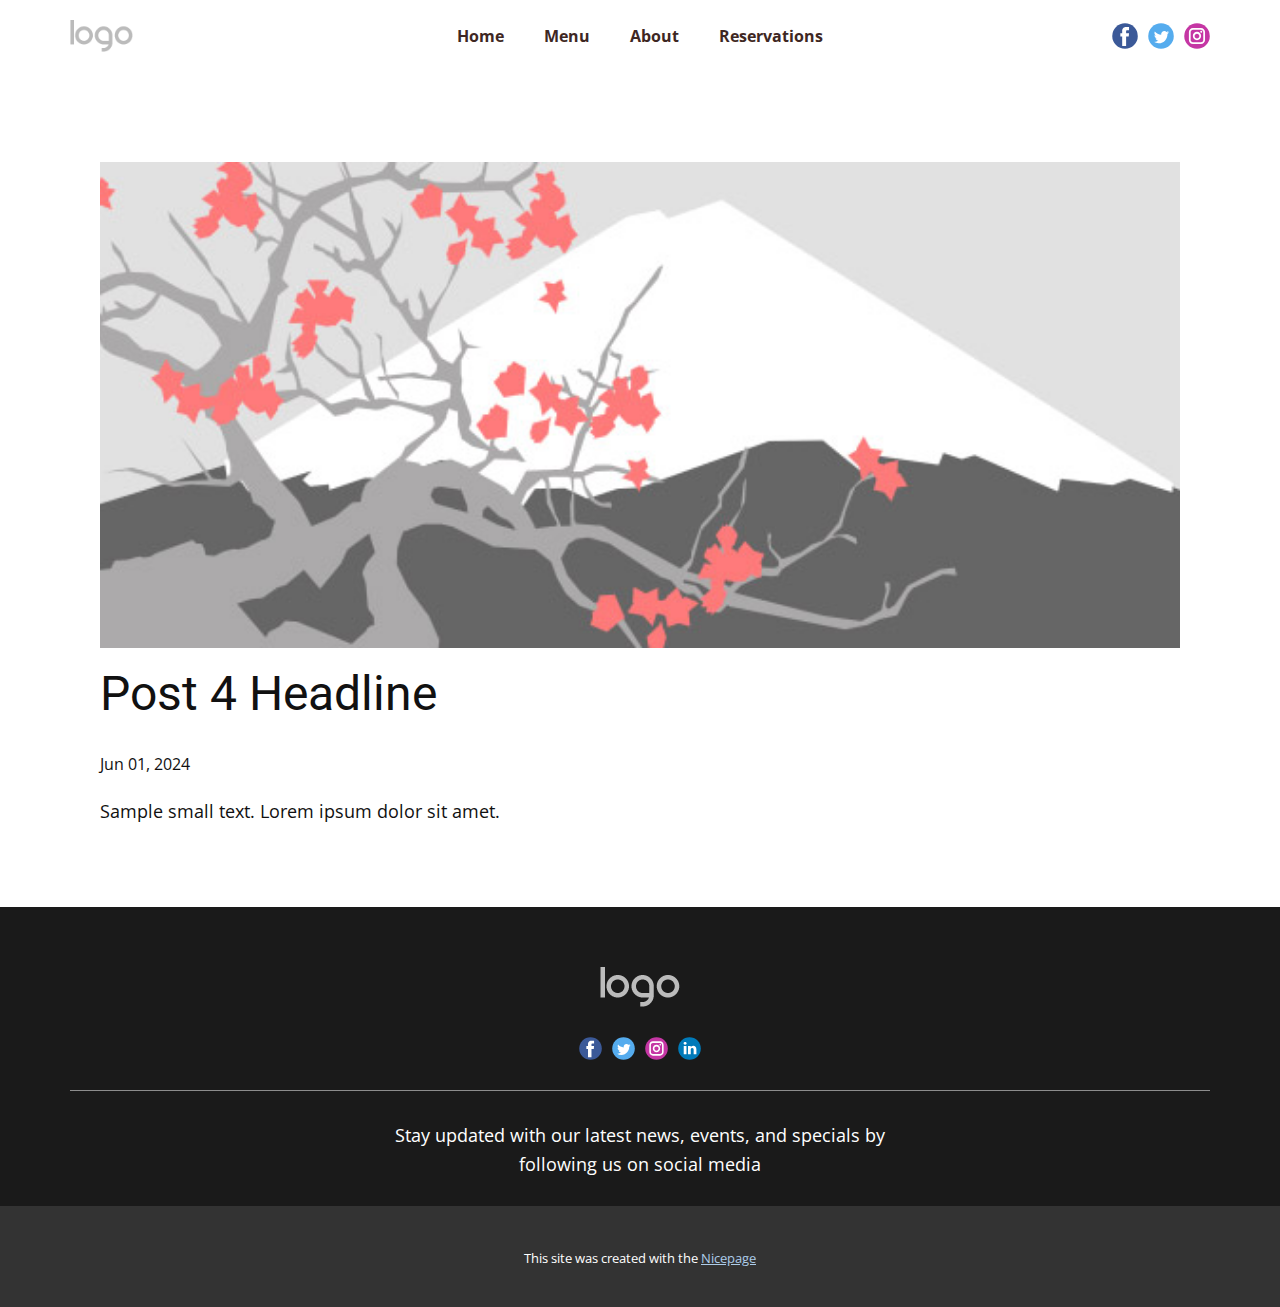
<file: blog/post-3.html>
<!DOCTYPE html>
<html style="font-size: 16px;" lang="en"><head>
    <meta name="viewport" content="width=device-width, initial-scale=1.0">
    <meta charset="utf-8">
    <meta name="keywords" content="Post 1 Headline">
    <meta name="description" content="">
    <title>Post 4 Headline</title>
    <link rel="stylesheet" href="../nicepage.css" media="screen">
<link rel="stylesheet" href="../Post-Template.css" media="screen">
    <script class="u-script" type="text/javascript" src="../jquery.js" defer=""></script>
    <script class="u-script" type="text/javascript" src="../nicepage.js" defer=""></script>
    <meta name="generator" content="Nicepage 6.10.5, nicepage.com">
    <link id="u-theme-google-font" rel="stylesheet" href="https://fonts.googleapis.com/css?family=Roboto:100,100i,300,300i,400,400i,500,500i,700,700i,900,900i|Open+Sans:300,300i,400,400i,500,500i,600,600i,700,700i,800,800i">
    
    
    
    <script type="application/ld+json">{
		"@context": "http://schema.org",
		"@type": "Organization",
		"name": "",
		"logo": "images/default-logo.png",
		"sameAs": [
				"https://facebook.com/name",
				"https://twitter.com/name",
				"https://www.instagram.com/name"
		]
}</script>
    <meta name="theme-color" content="#478ac9">
    <meta name="twitter:site" content="@">
    <meta name="twitter:card" content="summary_large_image">
    <meta name="twitter:title" content="Post Template">
    <meta name="twitter:description" content="">
  <meta data-intl-tel-input-cdn-path="intlTelInput/"></head>
  <body data-path-to-root="./" data-include-products="false" class="u-body u-xl-mode" data-lang="en"><header class="u-align-center-sm u-align-center-xs u-clearfix u-header u-white u-header" id="sec-2853"><div class="u-clearfix u-sheet u-valign-middle u-sheet-1">
        <a href="#" class="u-image u-logo u-image-1" data-image-width="80" data-image-height="40">
          <img src="../images/default-logo.png" class="u-logo-image u-logo-image-1">
        </a>
        <div class="u-social-icons u-spacing-10 u-social-icons-1">
          <a class="u-social-url" title="facebook" target="_blank" href="https://facebook.com/name"><span class="u-icon u-social-facebook u-social-icon u-icon-1"><svg class="u-svg-link" preserveAspectRatio="xMidYMin slice" viewBox="0 0 112 112" style=""><use xlink:href="#svg-b914"></use></svg><svg class="u-svg-content" viewBox="0 0 112 112" x="0" y="0" id="svg-b914"><circle fill="currentColor" cx="56.1" cy="56.1" r="55"></circle><path fill="#FFFFFF" d="M73.5,31.6h-9.1c-1.4,0-3.6,0.8-3.6,3.9v8.5h12.6L72,58.3H60.8v40.8H43.9V58.3h-8V43.9h8v-9.2
      c0-6.7,3.1-17,17-17h12.5v13.9H73.5z"></path></svg></span>
          </a>
          <a class="u-social-url" title="twitter" target="_blank" href="https://twitter.com/name"><span class="u-icon u-social-icon u-social-twitter u-icon-2"><svg class="u-svg-link" preserveAspectRatio="xMidYMin slice" viewBox="0 0 112 112" style=""><use xlink:href="#svg-c899"></use></svg><svg class="u-svg-content" viewBox="0 0 112 112" x="0" y="0" id="svg-c899"><circle fill="currentColor" class="st0" cx="56.1" cy="56.1" r="55"></circle><path fill="#FFFFFF" d="M83.8,47.3c0,0.6,0,1.2,0,1.7c0,17.7-13.5,38.2-38.2,38.2C38,87.2,31,85,25,81.2c1,0.1,2.1,0.2,3.2,0.2
      c6.3,0,12.1-2.1,16.7-5.7c-5.9-0.1-10.8-4-12.5-9.3c0.8,0.2,1.7,0.2,2.5,0.2c1.2,0,2.4-0.2,3.5-0.5c-6.1-1.2-10.8-6.7-10.8-13.1
      c0-0.1,0-0.1,0-0.2c1.8,1,3.9,1.6,6.1,1.7c-3.6-2.4-6-6.5-6-11.2c0-2.5,0.7-4.8,1.8-6.7c6.6,8.1,16.5,13.5,27.6,14
      c-0.2-1-0.3-2-0.3-3.1c0-7.4,6-13.4,13.4-13.4c3.9,0,7.3,1.6,9.8,4.2c3.1-0.6,5.9-1.7,8.5-3.3c-1,3.1-3.1,5.8-5.9,7.4
      c2.7-0.3,5.3-1,7.7-2.1C88.7,43,86.4,45.4,83.8,47.3z"></path></svg></span>
          </a>
          <a class="u-social-url" title="instagram" target="_blank" href="https://www.instagram.com/name"><span class="u-icon u-social-icon u-social-instagram u-icon-3"><svg class="u-svg-link" preserveAspectRatio="xMidYMin slice" viewBox="0 0 112 112" style=""><use xlink:href="#svg-f1bc"></use></svg><svg class="u-svg-content" viewBox="0 0 112 112" x="0" y="0" id="svg-f1bc"><circle fill="currentColor" cx="56.1" cy="56.1" r="55"></circle><path fill="#FFFFFF" d="M55.9,38.2c-9.9,0-17.9,8-17.9,17.9C38,66,46,74,55.9,74c9.9,0,17.9-8,17.9-17.9C73.8,46.2,65.8,38.2,55.9,38.2
      z M55.9,66.4c-5.7,0-10.3-4.6-10.3-10.3c-0.1-5.7,4.6-10.3,10.3-10.3c5.7,0,10.3,4.6,10.3,10.3C66.2,61.8,61.6,66.4,55.9,66.4z"></path><path fill="#FFFFFF" d="M74.3,33.5c-2.3,0-4.2,1.9-4.2,4.2s1.9,4.2,4.2,4.2s4.2-1.9,4.2-4.2S76.6,33.5,74.3,33.5z"></path><path fill="#FFFFFF" d="M73.1,21.3H38.6c-9.7,0-17.5,7.9-17.5,17.5v34.5c0,9.7,7.9,17.6,17.5,17.6h34.5c9.7,0,17.5-7.9,17.5-17.5V38.8
      C90.6,29.1,82.7,21.3,73.1,21.3z M83,73.3c0,5.5-4.5,9.9-9.9,9.9H38.6c-5.5,0-9.9-4.5-9.9-9.9V38.8c0-5.5,4.5-9.9,9.9-9.9h34.5
      c5.5,0,9.9,4.5,9.9,9.9V73.3z"></path></svg></span>
          </a>
        </div>
        <nav class="u-align-center u-menu u-menu-one-level u-offcanvas u-menu-1">
          <div class="menu-collapse" style="font-size: 1rem; font-weight: 700;">
            <a class="u-button-style u-nav-link" href="#">
              <svg class="u-svg-link" preserveAspectRatio="xMidYMin slice" viewBox="0 0 302 302" style=""><use xmlns:xlink="http://www.w3.org/1999/xlink" xlink:href="#svg-8a8f"></use></svg>
              <svg xmlns="http://www.w3.org/2000/svg" xmlns:xlink="http://www.w3.org/1999/xlink" version="1.1" id="svg-8a8f" x="0px" y="0px" viewBox="0 0 302 302" style="enable-background:new 0 0 302 302;" xml:space="preserve" class="u-svg-content"><g><rect y="36" width="302" height="30"></rect><rect y="236" width="302" height="30"></rect><rect y="136" width="302" height="30"></rect>
</g><g></g><g></g><g></g><g></g><g></g><g></g><g></g><g></g><g></g><g></g><g></g><g></g><g></g><g></g><g></g></svg>
            </a>
          </div>
          <div class="u-custom-menu u-nav-container">
            <ul class="u-custom-font u-nav u-text-font u-unstyled u-nav-1"><li class="u-nav-item"><a class="u-button-style u-nav-link u-text-active-custom-color-1 u-text-custom-color-3 u-text-hover-custom-color-2" href="../Home.html" style="padding: 10px 20px;">Home</a>
</li><li class="u-nav-item"><a class="u-button-style u-nav-link u-text-active-custom-color-1 u-text-custom-color-3 u-text-hover-custom-color-2" href="../Menu.html" style="padding: 10px 20px;">Menu</a>
</li><li class="u-nav-item"><a class="u-button-style u-nav-link u-text-active-custom-color-1 u-text-custom-color-3 u-text-hover-custom-color-2" href="../About.html" style="padding: 10px 20px;">About</a>
</li><li class="u-nav-item"><a class="u-button-style u-nav-link u-text-active-custom-color-1 u-text-custom-color-3 u-text-hover-custom-color-2" href="../Reservations.html" style="padding: 10px 20px;">Reservations</a>
</li></ul>
          </div>
          <div class="u-custom-menu u-nav-container-collapse">
            <div class="u-align-center u-black u-container-style u-inner-container-layout u-opacity u-opacity-95 u-sidenav">
              <div class="u-inner-container-layout u-sidenav-overflow">
                <div class="u-menu-close"></div>
                <ul class="u-align-center u-nav u-popupmenu-items u-unstyled u-nav-2"><li class="u-nav-item"><a class="u-button-style u-nav-link" href="../Home.html">Home</a>
</li><li class="u-nav-item"><a class="u-button-style u-nav-link" href="../Menu.html">Menu</a>
</li><li class="u-nav-item"><a class="u-button-style u-nav-link" href="../About.html">About</a>
</li><li class="u-nav-item"><a class="u-button-style u-nav-link" href="../Reservations.html">Reservations</a>
</li></ul>
              </div>
            </div>
            <div class="u-black u-menu-overlay u-opacity u-opacity-70"></div>
          </div>
        </nav>
      </div></header>
    <section class="u-align-center u-clearfix u-section-1" id="sec-7643">
      <div class="u-clearfix u-sheet u-valign-middle-md u-valign-middle-sm u-valign-middle-xs u-sheet-1"><!--post_details--><!--post_details_options_json--><!--{"source":""}--><!--/post_details_options_json--><!--blog_post-->
        <div class="u-container-style u-expanded-width u-post-details u-post-details-1">
          <div class="u-container-layout u-valign-middle u-container-layout-1"><!--blog_post_image-->
            <img alt="" class="u-blog-control u-expanded-width u-image u-image-default u-image-1" src="../images/0fd3416c.jpeg"><!--/blog_post_image--><!--blog_post_header-->
            <h2 class="u-blog-control u-text u-text-1">Post 4 Headline</h2><!--/blog_post_header--><!--blog_post_metadata-->
            <div class="u-blog-control u-metadata u-metadata-1"><!--blog_post_metadata_date-->
              <span class="u-meta-date u-meta-icon">Jun 01, 2024</span><!--/blog_post_metadata_date--><!--blog_post_metadata_category-->
              <!--/blog_post_metadata_category--><!--blog_post_metadata_comments-->
              <!--/blog_post_metadata_comments-->
            </div><!--/blog_post_metadata--><!--blog_post_content-->
            <div class="u-align-justify u-blog-control u-post-content u-text u-text-2 fr-view">
  Sample small text. Lorem ipsum dolor sit amet.
  </div><!--/blog_post_content-->
          </div>
        </div><!--/blog_post--><!--/post_details-->
      </div>
    </section>
    
    
    
    <footer class="u-clearfix u-footer u-grey-90" id="sec-a93a"><div class="u-clearfix u-sheet u-sheet-1">
        <a href="#" class="u-image u-logo u-image-1" data-image-width="80" data-image-height="40">
          <img src="../images/default-logo.png" class="u-logo-image u-logo-image-1">
        </a>
        <div class="u-align-left u-social-icons u-spacing-10 u-social-icons-1">
          <a class="u-social-url" title="facebook" target="_blank" href=""><span class="u-icon u-social-facebook u-social-icon u-icon-1"><svg class="u-svg-link" preserveAspectRatio="xMidYMin slice" viewBox="0 0 112 112" style=""><use xlink:href="#svg-795d"></use></svg><svg class="u-svg-content" viewBox="0 0 112 112" x="0" y="0" id="svg-795d"><circle fill="currentColor" cx="56.1" cy="56.1" r="55"></circle><path fill="#FFFFFF" d="M73.5,31.6h-9.1c-1.4,0-3.6,0.8-3.6,3.9v8.5h12.6L72,58.3H60.8v40.8H43.9V58.3h-8V43.9h8v-9.2
      c0-6.7,3.1-17,17-17h12.5v13.9H73.5z"></path></svg></span>
          </a>
          <a class="u-social-url" title="twitter" target="_blank" href=""><span class="u-icon u-social-icon u-social-twitter u-icon-2"><svg class="u-svg-link" preserveAspectRatio="xMidYMin slice" viewBox="0 0 112 112" style=""><use xlink:href="#svg-971d"></use></svg><svg class="u-svg-content" viewBox="0 0 112 112" x="0" y="0" id="svg-971d"><circle fill="currentColor" class="st0" cx="56.1" cy="56.1" r="55"></circle><path fill="#FFFFFF" d="M83.8,47.3c0,0.6,0,1.2,0,1.7c0,17.7-13.5,38.2-38.2,38.2C38,87.2,31,85,25,81.2c1,0.1,2.1,0.2,3.2,0.2
      c6.3,0,12.1-2.1,16.7-5.7c-5.9-0.1-10.8-4-12.5-9.3c0.8,0.2,1.7,0.2,2.5,0.2c1.2,0,2.4-0.2,3.5-0.5c-6.1-1.2-10.8-6.7-10.8-13.1
      c0-0.1,0-0.1,0-0.2c1.8,1,3.9,1.6,6.1,1.7c-3.6-2.4-6-6.5-6-11.2c0-2.5,0.7-4.8,1.8-6.7c6.6,8.1,16.5,13.5,27.6,14
      c-0.2-1-0.3-2-0.3-3.1c0-7.4,6-13.4,13.4-13.4c3.9,0,7.3,1.6,9.8,4.2c3.1-0.6,5.9-1.7,8.5-3.3c-1,3.1-3.1,5.8-5.9,7.4
      c2.7-0.3,5.3-1,7.7-2.1C88.7,43,86.4,45.4,83.8,47.3z"></path></svg></span>
          </a>
          <a class="u-social-url" title="instagram" target="_blank" href=""><span class="u-icon u-social-icon u-social-instagram u-icon-3"><svg class="u-svg-link" preserveAspectRatio="xMidYMin slice" viewBox="0 0 112 112" style=""><use xlink:href="#svg-1950"></use></svg><svg class="u-svg-content" viewBox="0 0 112 112" x="0" y="0" id="svg-1950"><circle fill="currentColor" cx="56.1" cy="56.1" r="55"></circle><path fill="#FFFFFF" d="M55.9,38.2c-9.9,0-17.9,8-17.9,17.9C38,66,46,74,55.9,74c9.9,0,17.9-8,17.9-17.9C73.8,46.2,65.8,38.2,55.9,38.2
      z M55.9,66.4c-5.7,0-10.3-4.6-10.3-10.3c-0.1-5.7,4.6-10.3,10.3-10.3c5.7,0,10.3,4.6,10.3,10.3C66.2,61.8,61.6,66.4,55.9,66.4z"></path><path fill="#FFFFFF" d="M74.3,33.5c-2.3,0-4.2,1.9-4.2,4.2s1.9,4.2,4.2,4.2s4.2-1.9,4.2-4.2S76.6,33.5,74.3,33.5z"></path><path fill="#FFFFFF" d="M73.1,21.3H38.6c-9.7,0-17.5,7.9-17.5,17.5v34.5c0,9.7,7.9,17.6,17.5,17.6h34.5c9.7,0,17.5-7.9,17.5-17.5V38.8
      C90.6,29.1,82.7,21.3,73.1,21.3z M83,73.3c0,5.5-4.5,9.9-9.9,9.9H38.6c-5.5,0-9.9-4.5-9.9-9.9V38.8c0-5.5,4.5-9.9,9.9-9.9h34.5
      c5.5,0,9.9,4.5,9.9,9.9V73.3z"></path></svg></span>
          </a>
          <a class="u-social-url" title="linkedin" target="_blank" href=""><span class="u-icon u-social-icon u-social-linkedin u-icon-4"><svg class="u-svg-link" preserveAspectRatio="xMidYMin slice" viewBox="0 0 112 112" style=""><use xlink:href="#svg-5949"></use></svg><svg class="u-svg-content" viewBox="0 0 112 112" x="0" y="0" id="svg-5949"><circle fill="currentColor" cx="56.1" cy="56.1" r="55"></circle><path fill="#FFFFFF" d="M41.3,83.7H27.9V43.4h13.4V83.7z M34.6,37.9L34.6,37.9c-4.6,0-7.5-3.1-7.5-7c0-4,3-7,7.6-7s7.4,3,7.5,7
      C42.2,34.8,39.2,37.9,34.6,37.9z M89.6,83.7H76.2V62.2c0-5.4-1.9-9.1-6.8-9.1c-3.7,0-5.9,2.5-6.9,4.9c-0.4,0.9-0.4,2.1-0.4,3.3v22.5
      H48.7c0,0,0.2-36.5,0-40.3h13.4v5.7c1.8-2.7,5-6.7,12.1-6.7c8.8,0,15.4,5.8,15.4,18.1V83.7z"></path></svg></span>
          </a>
        </div>
        <div class="u-border-1 u-border-white u-expanded-width u-line u-line-horizontal u-opacity u-opacity-50 u-line-1"></div>
        <p class="u-align-center u-text u-text-1"> Stay updated with our latest news, events, and specials by following us on social media</p>
      </div></footer>
    <section class="u-backlink u-clearfix u-grey-80">
      <p class="u-text">
        <span>This site was created with the </span>
        <a class="u-link" href="https://nicepage.com/" target="_blank" rel="nofollow">
          <span>Nicepage</span>
        </a>
      </p>
    </section>
  
</body></html>
</file>
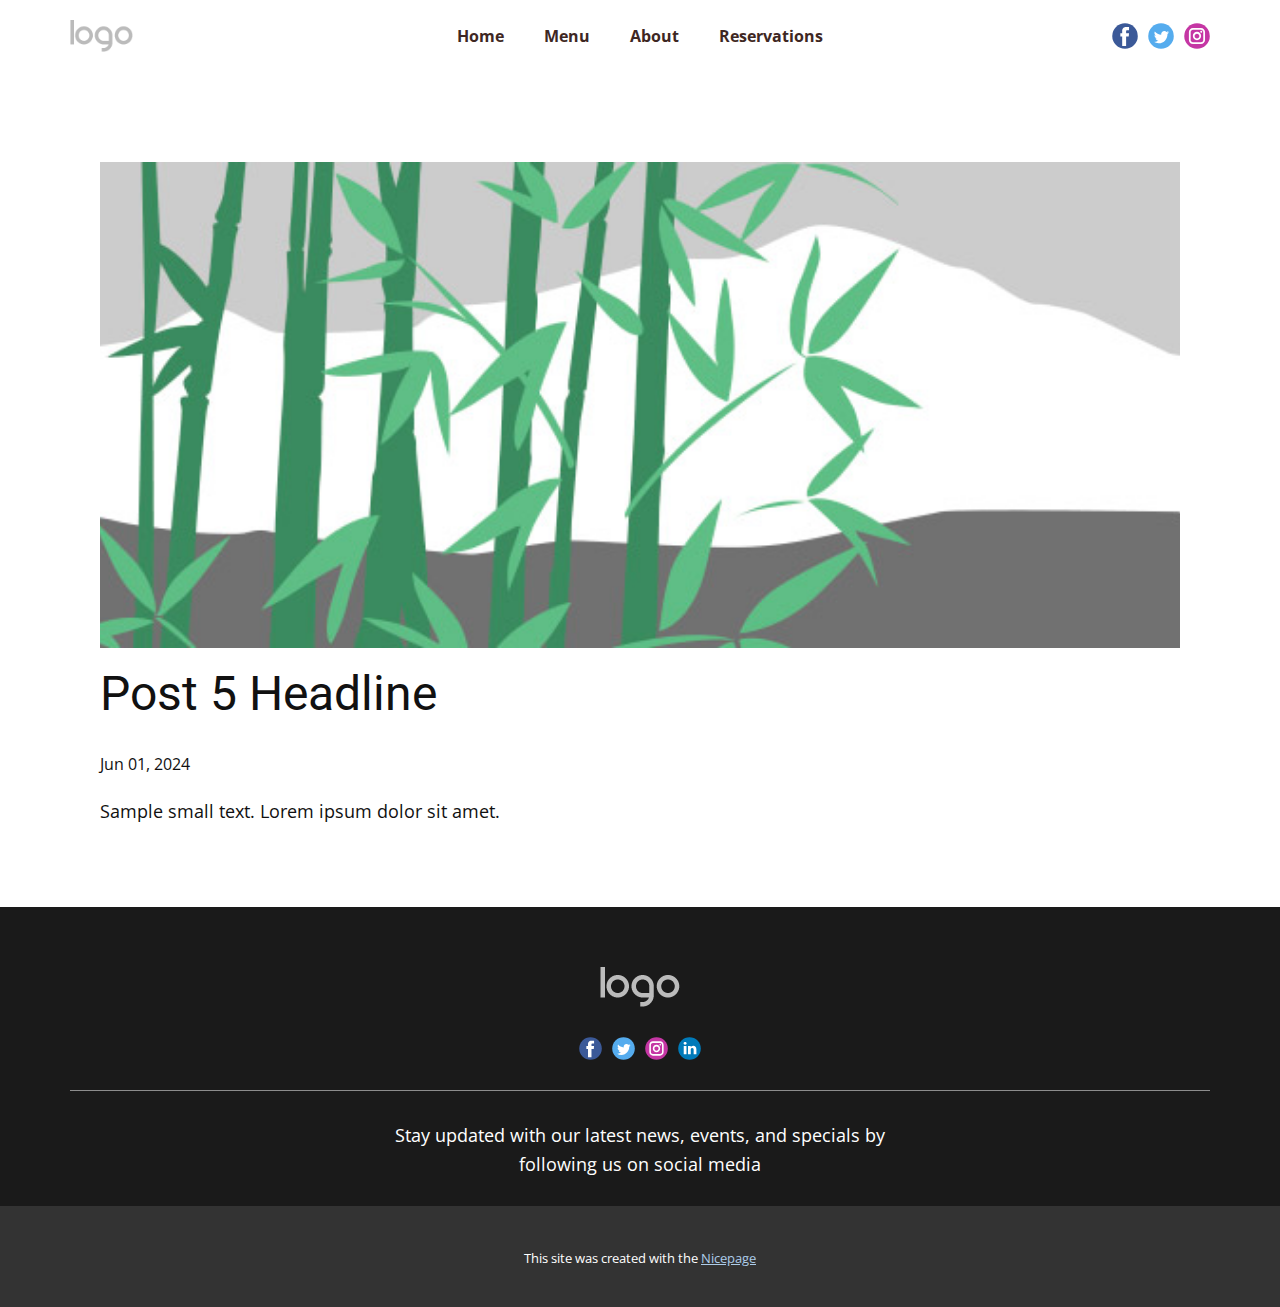
<file: blog/post-4.html>
<!DOCTYPE html>
<html style="font-size: 16px;" lang="en"><head>
    <meta name="viewport" content="width=device-width, initial-scale=1.0">
    <meta charset="utf-8">
    <meta name="keywords" content="Post 1 Headline">
    <meta name="description" content="">
    <title>Post 5 Headline</title>
    <link rel="stylesheet" href="../nicepage.css" media="screen">
<link rel="stylesheet" href="../Post-Template.css" media="screen">
    <script class="u-script" type="text/javascript" src="../jquery.js" defer=""></script>
    <script class="u-script" type="text/javascript" src="../nicepage.js" defer=""></script>
    <meta name="generator" content="Nicepage 6.10.5, nicepage.com">
    <link id="u-theme-google-font" rel="stylesheet" href="https://fonts.googleapis.com/css?family=Roboto:100,100i,300,300i,400,400i,500,500i,700,700i,900,900i|Open+Sans:300,300i,400,400i,500,500i,600,600i,700,700i,800,800i">
    
    
    
    <script type="application/ld+json">{
		"@context": "http://schema.org",
		"@type": "Organization",
		"name": "",
		"logo": "images/default-logo.png",
		"sameAs": [
				"https://facebook.com/name",
				"https://twitter.com/name",
				"https://www.instagram.com/name"
		]
}</script>
    <meta name="theme-color" content="#478ac9">
    <meta name="twitter:site" content="@">
    <meta name="twitter:card" content="summary_large_image">
    <meta name="twitter:title" content="Post Template">
    <meta name="twitter:description" content="">
  <meta data-intl-tel-input-cdn-path="intlTelInput/"></head>
  <body data-path-to-root="./" data-include-products="false" class="u-body u-xl-mode" data-lang="en"><header class="u-align-center-sm u-align-center-xs u-clearfix u-header u-white u-header" id="sec-2853"><div class="u-clearfix u-sheet u-valign-middle u-sheet-1">
        <a href="#" class="u-image u-logo u-image-1" data-image-width="80" data-image-height="40">
          <img src="../images/default-logo.png" class="u-logo-image u-logo-image-1">
        </a>
        <div class="u-social-icons u-spacing-10 u-social-icons-1">
          <a class="u-social-url" title="facebook" target="_blank" href="https://facebook.com/name"><span class="u-icon u-social-facebook u-social-icon u-icon-1"><svg class="u-svg-link" preserveAspectRatio="xMidYMin slice" viewBox="0 0 112 112" style=""><use xlink:href="#svg-b914"></use></svg><svg class="u-svg-content" viewBox="0 0 112 112" x="0" y="0" id="svg-b914"><circle fill="currentColor" cx="56.1" cy="56.1" r="55"></circle><path fill="#FFFFFF" d="M73.5,31.6h-9.1c-1.4,0-3.6,0.8-3.6,3.9v8.5h12.6L72,58.3H60.8v40.8H43.9V58.3h-8V43.9h8v-9.2
      c0-6.7,3.1-17,17-17h12.5v13.9H73.5z"></path></svg></span>
          </a>
          <a class="u-social-url" title="twitter" target="_blank" href="https://twitter.com/name"><span class="u-icon u-social-icon u-social-twitter u-icon-2"><svg class="u-svg-link" preserveAspectRatio="xMidYMin slice" viewBox="0 0 112 112" style=""><use xlink:href="#svg-c899"></use></svg><svg class="u-svg-content" viewBox="0 0 112 112" x="0" y="0" id="svg-c899"><circle fill="currentColor" class="st0" cx="56.1" cy="56.1" r="55"></circle><path fill="#FFFFFF" d="M83.8,47.3c0,0.6,0,1.2,0,1.7c0,17.7-13.5,38.2-38.2,38.2C38,87.2,31,85,25,81.2c1,0.1,2.1,0.2,3.2,0.2
      c6.3,0,12.1-2.1,16.7-5.7c-5.9-0.1-10.8-4-12.5-9.3c0.8,0.2,1.7,0.2,2.5,0.2c1.2,0,2.4-0.2,3.5-0.5c-6.1-1.2-10.8-6.7-10.8-13.1
      c0-0.1,0-0.1,0-0.2c1.8,1,3.9,1.6,6.1,1.7c-3.6-2.4-6-6.5-6-11.2c0-2.5,0.7-4.8,1.8-6.7c6.6,8.1,16.5,13.5,27.6,14
      c-0.2-1-0.3-2-0.3-3.1c0-7.4,6-13.4,13.4-13.4c3.9,0,7.3,1.6,9.8,4.2c3.1-0.6,5.9-1.7,8.5-3.3c-1,3.1-3.1,5.8-5.9,7.4
      c2.7-0.3,5.3-1,7.7-2.1C88.7,43,86.4,45.4,83.8,47.3z"></path></svg></span>
          </a>
          <a class="u-social-url" title="instagram" target="_blank" href="https://www.instagram.com/name"><span class="u-icon u-social-icon u-social-instagram u-icon-3"><svg class="u-svg-link" preserveAspectRatio="xMidYMin slice" viewBox="0 0 112 112" style=""><use xlink:href="#svg-f1bc"></use></svg><svg class="u-svg-content" viewBox="0 0 112 112" x="0" y="0" id="svg-f1bc"><circle fill="currentColor" cx="56.1" cy="56.1" r="55"></circle><path fill="#FFFFFF" d="M55.9,38.2c-9.9,0-17.9,8-17.9,17.9C38,66,46,74,55.9,74c9.9,0,17.9-8,17.9-17.9C73.8,46.2,65.8,38.2,55.9,38.2
      z M55.9,66.4c-5.7,0-10.3-4.6-10.3-10.3c-0.1-5.7,4.6-10.3,10.3-10.3c5.7,0,10.3,4.6,10.3,10.3C66.2,61.8,61.6,66.4,55.9,66.4z"></path><path fill="#FFFFFF" d="M74.3,33.5c-2.3,0-4.2,1.9-4.2,4.2s1.9,4.2,4.2,4.2s4.2-1.9,4.2-4.2S76.6,33.5,74.3,33.5z"></path><path fill="#FFFFFF" d="M73.1,21.3H38.6c-9.7,0-17.5,7.9-17.5,17.5v34.5c0,9.7,7.9,17.6,17.5,17.6h34.5c9.7,0,17.5-7.9,17.5-17.5V38.8
      C90.6,29.1,82.7,21.3,73.1,21.3z M83,73.3c0,5.5-4.5,9.9-9.9,9.9H38.6c-5.5,0-9.9-4.5-9.9-9.9V38.8c0-5.5,4.5-9.9,9.9-9.9h34.5
      c5.5,0,9.9,4.5,9.9,9.9V73.3z"></path></svg></span>
          </a>
        </div>
        <nav class="u-align-center u-menu u-menu-one-level u-offcanvas u-menu-1">
          <div class="menu-collapse" style="font-size: 1rem; font-weight: 700;">
            <a class="u-button-style u-nav-link" href="#">
              <svg class="u-svg-link" preserveAspectRatio="xMidYMin slice" viewBox="0 0 302 302" style=""><use xmlns:xlink="http://www.w3.org/1999/xlink" xlink:href="#svg-8a8f"></use></svg>
              <svg xmlns="http://www.w3.org/2000/svg" xmlns:xlink="http://www.w3.org/1999/xlink" version="1.1" id="svg-8a8f" x="0px" y="0px" viewBox="0 0 302 302" style="enable-background:new 0 0 302 302;" xml:space="preserve" class="u-svg-content"><g><rect y="36" width="302" height="30"></rect><rect y="236" width="302" height="30"></rect><rect y="136" width="302" height="30"></rect>
</g><g></g><g></g><g></g><g></g><g></g><g></g><g></g><g></g><g></g><g></g><g></g><g></g><g></g><g></g><g></g></svg>
            </a>
          </div>
          <div class="u-custom-menu u-nav-container">
            <ul class="u-custom-font u-nav u-text-font u-unstyled u-nav-1"><li class="u-nav-item"><a class="u-button-style u-nav-link u-text-active-custom-color-1 u-text-custom-color-3 u-text-hover-custom-color-2" href="../Home.html" style="padding: 10px 20px;">Home</a>
</li><li class="u-nav-item"><a class="u-button-style u-nav-link u-text-active-custom-color-1 u-text-custom-color-3 u-text-hover-custom-color-2" href="../Menu.html" style="padding: 10px 20px;">Menu</a>
</li><li class="u-nav-item"><a class="u-button-style u-nav-link u-text-active-custom-color-1 u-text-custom-color-3 u-text-hover-custom-color-2" href="../About.html" style="padding: 10px 20px;">About</a>
</li><li class="u-nav-item"><a class="u-button-style u-nav-link u-text-active-custom-color-1 u-text-custom-color-3 u-text-hover-custom-color-2" href="../Reservations.html" style="padding: 10px 20px;">Reservations</a>
</li></ul>
          </div>
          <div class="u-custom-menu u-nav-container-collapse">
            <div class="u-align-center u-black u-container-style u-inner-container-layout u-opacity u-opacity-95 u-sidenav">
              <div class="u-inner-container-layout u-sidenav-overflow">
                <div class="u-menu-close"></div>
                <ul class="u-align-center u-nav u-popupmenu-items u-unstyled u-nav-2"><li class="u-nav-item"><a class="u-button-style u-nav-link" href="../Home.html">Home</a>
</li><li class="u-nav-item"><a class="u-button-style u-nav-link" href="../Menu.html">Menu</a>
</li><li class="u-nav-item"><a class="u-button-style u-nav-link" href="../About.html">About</a>
</li><li class="u-nav-item"><a class="u-button-style u-nav-link" href="../Reservations.html">Reservations</a>
</li></ul>
              </div>
            </div>
            <div class="u-black u-menu-overlay u-opacity u-opacity-70"></div>
          </div>
        </nav>
      </div></header>
    <section class="u-align-center u-clearfix u-section-1" id="sec-7643">
      <div class="u-clearfix u-sheet u-valign-middle-md u-valign-middle-sm u-valign-middle-xs u-sheet-1"><!--post_details--><!--post_details_options_json--><!--{"source":""}--><!--/post_details_options_json--><!--blog_post-->
        <div class="u-container-style u-expanded-width u-post-details u-post-details-1">
          <div class="u-container-layout u-valign-middle u-container-layout-1"><!--blog_post_image-->
            <img alt="" class="u-blog-control u-expanded-width u-image u-image-default u-image-1" src="../images/68f64b9d.jpeg"><!--/blog_post_image--><!--blog_post_header-->
            <h2 class="u-blog-control u-text u-text-1">Post 5 Headline</h2><!--/blog_post_header--><!--blog_post_metadata-->
            <div class="u-blog-control u-metadata u-metadata-1"><!--blog_post_metadata_date-->
              <span class="u-meta-date u-meta-icon">Jun 01, 2024</span><!--/blog_post_metadata_date--><!--blog_post_metadata_category-->
              <!--/blog_post_metadata_category--><!--blog_post_metadata_comments-->
              <!--/blog_post_metadata_comments-->
            </div><!--/blog_post_metadata--><!--blog_post_content-->
            <div class="u-align-justify u-blog-control u-post-content u-text u-text-2 fr-view">
  Sample small text. Lorem ipsum dolor sit amet.
  </div><!--/blog_post_content-->
          </div>
        </div><!--/blog_post--><!--/post_details-->
      </div>
    </section>
    
    
    
    <footer class="u-clearfix u-footer u-grey-90" id="sec-a93a"><div class="u-clearfix u-sheet u-sheet-1">
        <a href="#" class="u-image u-logo u-image-1" data-image-width="80" data-image-height="40">
          <img src="../images/default-logo.png" class="u-logo-image u-logo-image-1">
        </a>
        <div class="u-align-left u-social-icons u-spacing-10 u-social-icons-1">
          <a class="u-social-url" title="facebook" target="_blank" href=""><span class="u-icon u-social-facebook u-social-icon u-icon-1"><svg class="u-svg-link" preserveAspectRatio="xMidYMin slice" viewBox="0 0 112 112" style=""><use xlink:href="#svg-795d"></use></svg><svg class="u-svg-content" viewBox="0 0 112 112" x="0" y="0" id="svg-795d"><circle fill="currentColor" cx="56.1" cy="56.1" r="55"></circle><path fill="#FFFFFF" d="M73.5,31.6h-9.1c-1.4,0-3.6,0.8-3.6,3.9v8.5h12.6L72,58.3H60.8v40.8H43.9V58.3h-8V43.9h8v-9.2
      c0-6.7,3.1-17,17-17h12.5v13.9H73.5z"></path></svg></span>
          </a>
          <a class="u-social-url" title="twitter" target="_blank" href=""><span class="u-icon u-social-icon u-social-twitter u-icon-2"><svg class="u-svg-link" preserveAspectRatio="xMidYMin slice" viewBox="0 0 112 112" style=""><use xlink:href="#svg-971d"></use></svg><svg class="u-svg-content" viewBox="0 0 112 112" x="0" y="0" id="svg-971d"><circle fill="currentColor" class="st0" cx="56.1" cy="56.1" r="55"></circle><path fill="#FFFFFF" d="M83.8,47.3c0,0.6,0,1.2,0,1.7c0,17.7-13.5,38.2-38.2,38.2C38,87.2,31,85,25,81.2c1,0.1,2.1,0.2,3.2,0.2
      c6.3,0,12.1-2.1,16.7-5.7c-5.9-0.1-10.8-4-12.5-9.3c0.8,0.2,1.7,0.2,2.5,0.2c1.2,0,2.4-0.2,3.5-0.5c-6.1-1.2-10.8-6.7-10.8-13.1
      c0-0.1,0-0.1,0-0.2c1.8,1,3.9,1.6,6.1,1.7c-3.6-2.4-6-6.5-6-11.2c0-2.5,0.7-4.8,1.8-6.7c6.6,8.1,16.5,13.5,27.6,14
      c-0.2-1-0.3-2-0.3-3.1c0-7.4,6-13.4,13.4-13.4c3.9,0,7.3,1.6,9.8,4.2c3.1-0.6,5.9-1.7,8.5-3.3c-1,3.1-3.1,5.8-5.9,7.4
      c2.7-0.3,5.3-1,7.7-2.1C88.7,43,86.4,45.4,83.8,47.3z"></path></svg></span>
          </a>
          <a class="u-social-url" title="instagram" target="_blank" href=""><span class="u-icon u-social-icon u-social-instagram u-icon-3"><svg class="u-svg-link" preserveAspectRatio="xMidYMin slice" viewBox="0 0 112 112" style=""><use xlink:href="#svg-1950"></use></svg><svg class="u-svg-content" viewBox="0 0 112 112" x="0" y="0" id="svg-1950"><circle fill="currentColor" cx="56.1" cy="56.1" r="55"></circle><path fill="#FFFFFF" d="M55.9,38.2c-9.9,0-17.9,8-17.9,17.9C38,66,46,74,55.9,74c9.9,0,17.9-8,17.9-17.9C73.8,46.2,65.8,38.2,55.9,38.2
      z M55.9,66.4c-5.7,0-10.3-4.6-10.3-10.3c-0.1-5.7,4.6-10.3,10.3-10.3c5.7,0,10.3,4.6,10.3,10.3C66.2,61.8,61.6,66.4,55.9,66.4z"></path><path fill="#FFFFFF" d="M74.3,33.5c-2.3,0-4.2,1.9-4.2,4.2s1.9,4.2,4.2,4.2s4.2-1.9,4.2-4.2S76.6,33.5,74.3,33.5z"></path><path fill="#FFFFFF" d="M73.1,21.3H38.6c-9.7,0-17.5,7.9-17.5,17.5v34.5c0,9.7,7.9,17.6,17.5,17.6h34.5c9.7,0,17.5-7.9,17.5-17.5V38.8
      C90.6,29.1,82.7,21.3,73.1,21.3z M83,73.3c0,5.5-4.5,9.9-9.9,9.9H38.6c-5.5,0-9.9-4.5-9.9-9.9V38.8c0-5.5,4.5-9.9,9.9-9.9h34.5
      c5.5,0,9.9,4.5,9.9,9.9V73.3z"></path></svg></span>
          </a>
          <a class="u-social-url" title="linkedin" target="_blank" href=""><span class="u-icon u-social-icon u-social-linkedin u-icon-4"><svg class="u-svg-link" preserveAspectRatio="xMidYMin slice" viewBox="0 0 112 112" style=""><use xlink:href="#svg-5949"></use></svg><svg class="u-svg-content" viewBox="0 0 112 112" x="0" y="0" id="svg-5949"><circle fill="currentColor" cx="56.1" cy="56.1" r="55"></circle><path fill="#FFFFFF" d="M41.3,83.7H27.9V43.4h13.4V83.7z M34.6,37.9L34.6,37.9c-4.6,0-7.5-3.1-7.5-7c0-4,3-7,7.6-7s7.4,3,7.5,7
      C42.2,34.8,39.2,37.9,34.6,37.9z M89.6,83.7H76.2V62.2c0-5.4-1.9-9.1-6.8-9.1c-3.7,0-5.9,2.5-6.9,4.9c-0.4,0.9-0.4,2.1-0.4,3.3v22.5
      H48.7c0,0,0.2-36.5,0-40.3h13.4v5.7c1.8-2.7,5-6.7,12.1-6.7c8.8,0,15.4,5.8,15.4,18.1V83.7z"></path></svg></span>
          </a>
        </div>
        <div class="u-border-1 u-border-white u-expanded-width u-line u-line-horizontal u-opacity u-opacity-50 u-line-1"></div>
        <p class="u-align-center u-text u-text-1"> Stay updated with our latest news, events, and specials by following us on social media</p>
      </div></footer>
    <section class="u-backlink u-clearfix u-grey-80">
      <p class="u-text">
        <span>This site was created with the </span>
        <a class="u-link" href="https://nicepage.com/" target="_blank" rel="nofollow">
          <span>Nicepage</span>
        </a>
      </p>
    </section>
  
</body></html>
</file>
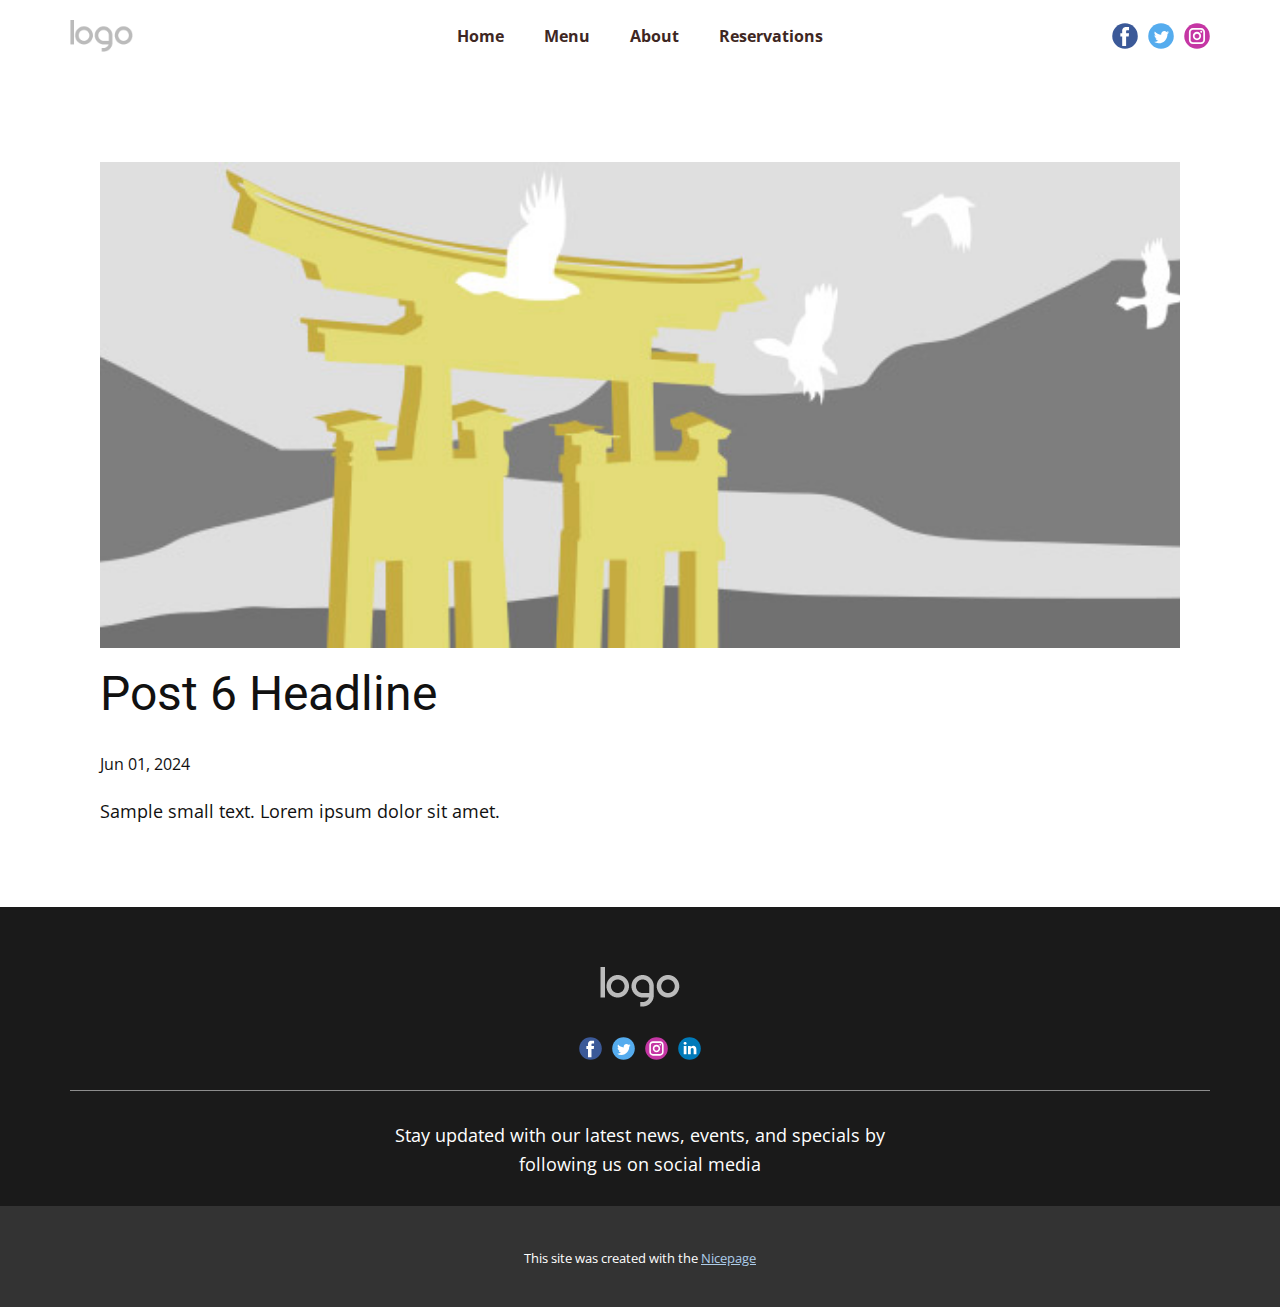
<file: blog/post-5.html>
<!DOCTYPE html>
<html style="font-size: 16px;" lang="en"><head>
    <meta name="viewport" content="width=device-width, initial-scale=1.0">
    <meta charset="utf-8">
    <meta name="keywords" content="Post 1 Headline">
    <meta name="description" content="">
    <title>Post 6 Headline</title>
    <link rel="stylesheet" href="../nicepage.css" media="screen">
<link rel="stylesheet" href="../Post-Template.css" media="screen">
    <script class="u-script" type="text/javascript" src="../jquery.js" defer=""></script>
    <script class="u-script" type="text/javascript" src="../nicepage.js" defer=""></script>
    <meta name="generator" content="Nicepage 6.10.5, nicepage.com">
    <link id="u-theme-google-font" rel="stylesheet" href="https://fonts.googleapis.com/css?family=Roboto:100,100i,300,300i,400,400i,500,500i,700,700i,900,900i|Open+Sans:300,300i,400,400i,500,500i,600,600i,700,700i,800,800i">
    
    
    
    <script type="application/ld+json">{
		"@context": "http://schema.org",
		"@type": "Organization",
		"name": "",
		"logo": "images/default-logo.png",
		"sameAs": [
				"https://facebook.com/name",
				"https://twitter.com/name",
				"https://www.instagram.com/name"
		]
}</script>
    <meta name="theme-color" content="#478ac9">
    <meta name="twitter:site" content="@">
    <meta name="twitter:card" content="summary_large_image">
    <meta name="twitter:title" content="Post Template">
    <meta name="twitter:description" content="">
  <meta data-intl-tel-input-cdn-path="intlTelInput/"></head>
  <body data-path-to-root="./" data-include-products="false" class="u-body u-xl-mode" data-lang="en"><header class="u-align-center-sm u-align-center-xs u-clearfix u-header u-white u-header" id="sec-2853"><div class="u-clearfix u-sheet u-valign-middle u-sheet-1">
        <a href="#" class="u-image u-logo u-image-1" data-image-width="80" data-image-height="40">
          <img src="../images/default-logo.png" class="u-logo-image u-logo-image-1">
        </a>
        <div class="u-social-icons u-spacing-10 u-social-icons-1">
          <a class="u-social-url" title="facebook" target="_blank" href="https://facebook.com/name"><span class="u-icon u-social-facebook u-social-icon u-icon-1"><svg class="u-svg-link" preserveAspectRatio="xMidYMin slice" viewBox="0 0 112 112" style=""><use xlink:href="#svg-b914"></use></svg><svg class="u-svg-content" viewBox="0 0 112 112" x="0" y="0" id="svg-b914"><circle fill="currentColor" cx="56.1" cy="56.1" r="55"></circle><path fill="#FFFFFF" d="M73.5,31.6h-9.1c-1.4,0-3.6,0.8-3.6,3.9v8.5h12.6L72,58.3H60.8v40.8H43.9V58.3h-8V43.9h8v-9.2
      c0-6.7,3.1-17,17-17h12.5v13.9H73.5z"></path></svg></span>
          </a>
          <a class="u-social-url" title="twitter" target="_blank" href="https://twitter.com/name"><span class="u-icon u-social-icon u-social-twitter u-icon-2"><svg class="u-svg-link" preserveAspectRatio="xMidYMin slice" viewBox="0 0 112 112" style=""><use xlink:href="#svg-c899"></use></svg><svg class="u-svg-content" viewBox="0 0 112 112" x="0" y="0" id="svg-c899"><circle fill="currentColor" class="st0" cx="56.1" cy="56.1" r="55"></circle><path fill="#FFFFFF" d="M83.8,47.3c0,0.6,0,1.2,0,1.7c0,17.7-13.5,38.2-38.2,38.2C38,87.2,31,85,25,81.2c1,0.1,2.1,0.2,3.2,0.2
      c6.3,0,12.1-2.1,16.7-5.7c-5.9-0.1-10.8-4-12.5-9.3c0.8,0.2,1.7,0.2,2.5,0.2c1.2,0,2.4-0.2,3.5-0.5c-6.1-1.2-10.8-6.7-10.8-13.1
      c0-0.1,0-0.1,0-0.2c1.8,1,3.9,1.6,6.1,1.7c-3.6-2.4-6-6.5-6-11.2c0-2.5,0.7-4.8,1.8-6.7c6.6,8.1,16.5,13.5,27.6,14
      c-0.2-1-0.3-2-0.3-3.1c0-7.4,6-13.4,13.4-13.4c3.9,0,7.3,1.6,9.8,4.2c3.1-0.6,5.9-1.7,8.5-3.3c-1,3.1-3.1,5.8-5.9,7.4
      c2.7-0.3,5.3-1,7.7-2.1C88.7,43,86.4,45.4,83.8,47.3z"></path></svg></span>
          </a>
          <a class="u-social-url" title="instagram" target="_blank" href="https://www.instagram.com/name"><span class="u-icon u-social-icon u-social-instagram u-icon-3"><svg class="u-svg-link" preserveAspectRatio="xMidYMin slice" viewBox="0 0 112 112" style=""><use xlink:href="#svg-f1bc"></use></svg><svg class="u-svg-content" viewBox="0 0 112 112" x="0" y="0" id="svg-f1bc"><circle fill="currentColor" cx="56.1" cy="56.1" r="55"></circle><path fill="#FFFFFF" d="M55.9,38.2c-9.9,0-17.9,8-17.9,17.9C38,66,46,74,55.9,74c9.9,0,17.9-8,17.9-17.9C73.8,46.2,65.8,38.2,55.9,38.2
      z M55.9,66.4c-5.7,0-10.3-4.6-10.3-10.3c-0.1-5.7,4.6-10.3,10.3-10.3c5.7,0,10.3,4.6,10.3,10.3C66.2,61.8,61.6,66.4,55.9,66.4z"></path><path fill="#FFFFFF" d="M74.3,33.5c-2.3,0-4.2,1.9-4.2,4.2s1.9,4.2,4.2,4.2s4.2-1.9,4.2-4.2S76.6,33.5,74.3,33.5z"></path><path fill="#FFFFFF" d="M73.1,21.3H38.6c-9.7,0-17.5,7.9-17.5,17.5v34.5c0,9.7,7.9,17.6,17.5,17.6h34.5c9.7,0,17.5-7.9,17.5-17.5V38.8
      C90.6,29.1,82.7,21.3,73.1,21.3z M83,73.3c0,5.5-4.5,9.9-9.9,9.9H38.6c-5.5,0-9.9-4.5-9.9-9.9V38.8c0-5.5,4.5-9.9,9.9-9.9h34.5
      c5.5,0,9.9,4.5,9.9,9.9V73.3z"></path></svg></span>
          </a>
        </div>
        <nav class="u-align-center u-menu u-menu-one-level u-offcanvas u-menu-1">
          <div class="menu-collapse" style="font-size: 1rem; font-weight: 700;">
            <a class="u-button-style u-nav-link" href="#">
              <svg class="u-svg-link" preserveAspectRatio="xMidYMin slice" viewBox="0 0 302 302" style=""><use xmlns:xlink="http://www.w3.org/1999/xlink" xlink:href="#svg-8a8f"></use></svg>
              <svg xmlns="http://www.w3.org/2000/svg" xmlns:xlink="http://www.w3.org/1999/xlink" version="1.1" id="svg-8a8f" x="0px" y="0px" viewBox="0 0 302 302" style="enable-background:new 0 0 302 302;" xml:space="preserve" class="u-svg-content"><g><rect y="36" width="302" height="30"></rect><rect y="236" width="302" height="30"></rect><rect y="136" width="302" height="30"></rect>
</g><g></g><g></g><g></g><g></g><g></g><g></g><g></g><g></g><g></g><g></g><g></g><g></g><g></g><g></g><g></g></svg>
            </a>
          </div>
          <div class="u-custom-menu u-nav-container">
            <ul class="u-custom-font u-nav u-text-font u-unstyled u-nav-1"><li class="u-nav-item"><a class="u-button-style u-nav-link u-text-active-custom-color-1 u-text-custom-color-3 u-text-hover-custom-color-2" href="../Home.html" style="padding: 10px 20px;">Home</a>
</li><li class="u-nav-item"><a class="u-button-style u-nav-link u-text-active-custom-color-1 u-text-custom-color-3 u-text-hover-custom-color-2" href="../Menu.html" style="padding: 10px 20px;">Menu</a>
</li><li class="u-nav-item"><a class="u-button-style u-nav-link u-text-active-custom-color-1 u-text-custom-color-3 u-text-hover-custom-color-2" href="../About.html" style="padding: 10px 20px;">About</a>
</li><li class="u-nav-item"><a class="u-button-style u-nav-link u-text-active-custom-color-1 u-text-custom-color-3 u-text-hover-custom-color-2" href="../Reservations.html" style="padding: 10px 20px;">Reservations</a>
</li></ul>
          </div>
          <div class="u-custom-menu u-nav-container-collapse">
            <div class="u-align-center u-black u-container-style u-inner-container-layout u-opacity u-opacity-95 u-sidenav">
              <div class="u-inner-container-layout u-sidenav-overflow">
                <div class="u-menu-close"></div>
                <ul class="u-align-center u-nav u-popupmenu-items u-unstyled u-nav-2"><li class="u-nav-item"><a class="u-button-style u-nav-link" href="../Home.html">Home</a>
</li><li class="u-nav-item"><a class="u-button-style u-nav-link" href="../Menu.html">Menu</a>
</li><li class="u-nav-item"><a class="u-button-style u-nav-link" href="../About.html">About</a>
</li><li class="u-nav-item"><a class="u-button-style u-nav-link" href="../Reservations.html">Reservations</a>
</li></ul>
              </div>
            </div>
            <div class="u-black u-menu-overlay u-opacity u-opacity-70"></div>
          </div>
        </nav>
      </div></header>
    <section class="u-align-center u-clearfix u-section-1" id="sec-7643">
      <div class="u-clearfix u-sheet u-valign-middle-md u-valign-middle-sm u-valign-middle-xs u-sheet-1"><!--post_details--><!--post_details_options_json--><!--{"source":""}--><!--/post_details_options_json--><!--blog_post-->
        <div class="u-container-style u-expanded-width u-post-details u-post-details-1">
          <div class="u-container-layout u-valign-middle u-container-layout-1"><!--blog_post_image-->
            <img alt="" class="u-blog-control u-expanded-width u-image u-image-default u-image-1" src="../images/8ad73f3c.jpeg"><!--/blog_post_image--><!--blog_post_header-->
            <h2 class="u-blog-control u-text u-text-1">Post 6 Headline</h2><!--/blog_post_header--><!--blog_post_metadata-->
            <div class="u-blog-control u-metadata u-metadata-1"><!--blog_post_metadata_date-->
              <span class="u-meta-date u-meta-icon">Jun 01, 2024</span><!--/blog_post_metadata_date--><!--blog_post_metadata_category-->
              <!--/blog_post_metadata_category--><!--blog_post_metadata_comments-->
              <!--/blog_post_metadata_comments-->
            </div><!--/blog_post_metadata--><!--blog_post_content-->
            <div class="u-align-justify u-blog-control u-post-content u-text u-text-2 fr-view">
  Sample small text. Lorem ipsum dolor sit amet.
  </div><!--/blog_post_content-->
          </div>
        </div><!--/blog_post--><!--/post_details-->
      </div>
    </section>
    
    
    
    <footer class="u-clearfix u-footer u-grey-90" id="sec-a93a"><div class="u-clearfix u-sheet u-sheet-1">
        <a href="#" class="u-image u-logo u-image-1" data-image-width="80" data-image-height="40">
          <img src="../images/default-logo.png" class="u-logo-image u-logo-image-1">
        </a>
        <div class="u-align-left u-social-icons u-spacing-10 u-social-icons-1">
          <a class="u-social-url" title="facebook" target="_blank" href=""><span class="u-icon u-social-facebook u-social-icon u-icon-1"><svg class="u-svg-link" preserveAspectRatio="xMidYMin slice" viewBox="0 0 112 112" style=""><use xlink:href="#svg-795d"></use></svg><svg class="u-svg-content" viewBox="0 0 112 112" x="0" y="0" id="svg-795d"><circle fill="currentColor" cx="56.1" cy="56.1" r="55"></circle><path fill="#FFFFFF" d="M73.5,31.6h-9.1c-1.4,0-3.6,0.8-3.6,3.9v8.5h12.6L72,58.3H60.8v40.8H43.9V58.3h-8V43.9h8v-9.2
      c0-6.7,3.1-17,17-17h12.5v13.9H73.5z"></path></svg></span>
          </a>
          <a class="u-social-url" title="twitter" target="_blank" href=""><span class="u-icon u-social-icon u-social-twitter u-icon-2"><svg class="u-svg-link" preserveAspectRatio="xMidYMin slice" viewBox="0 0 112 112" style=""><use xlink:href="#svg-971d"></use></svg><svg class="u-svg-content" viewBox="0 0 112 112" x="0" y="0" id="svg-971d"><circle fill="currentColor" class="st0" cx="56.1" cy="56.1" r="55"></circle><path fill="#FFFFFF" d="M83.8,47.3c0,0.6,0,1.2,0,1.7c0,17.7-13.5,38.2-38.2,38.2C38,87.2,31,85,25,81.2c1,0.1,2.1,0.2,3.2,0.2
      c6.3,0,12.1-2.1,16.7-5.7c-5.9-0.1-10.8-4-12.5-9.3c0.8,0.2,1.7,0.2,2.5,0.2c1.2,0,2.4-0.2,3.5-0.5c-6.1-1.2-10.8-6.7-10.8-13.1
      c0-0.1,0-0.1,0-0.2c1.8,1,3.9,1.6,6.1,1.7c-3.6-2.4-6-6.5-6-11.2c0-2.5,0.7-4.8,1.8-6.7c6.6,8.1,16.5,13.5,27.6,14
      c-0.2-1-0.3-2-0.3-3.1c0-7.4,6-13.4,13.4-13.4c3.9,0,7.3,1.6,9.8,4.2c3.1-0.6,5.9-1.7,8.5-3.3c-1,3.1-3.1,5.8-5.9,7.4
      c2.7-0.3,5.3-1,7.7-2.1C88.7,43,86.4,45.4,83.8,47.3z"></path></svg></span>
          </a>
          <a class="u-social-url" title="instagram" target="_blank" href=""><span class="u-icon u-social-icon u-social-instagram u-icon-3"><svg class="u-svg-link" preserveAspectRatio="xMidYMin slice" viewBox="0 0 112 112" style=""><use xlink:href="#svg-1950"></use></svg><svg class="u-svg-content" viewBox="0 0 112 112" x="0" y="0" id="svg-1950"><circle fill="currentColor" cx="56.1" cy="56.1" r="55"></circle><path fill="#FFFFFF" d="M55.9,38.2c-9.9,0-17.9,8-17.9,17.9C38,66,46,74,55.9,74c9.9,0,17.9-8,17.9-17.9C73.8,46.2,65.8,38.2,55.9,38.2
      z M55.9,66.4c-5.7,0-10.3-4.6-10.3-10.3c-0.1-5.7,4.6-10.3,10.3-10.3c5.7,0,10.3,4.6,10.3,10.3C66.2,61.8,61.6,66.4,55.9,66.4z"></path><path fill="#FFFFFF" d="M74.3,33.5c-2.3,0-4.2,1.9-4.2,4.2s1.9,4.2,4.2,4.2s4.2-1.9,4.2-4.2S76.6,33.5,74.3,33.5z"></path><path fill="#FFFFFF" d="M73.1,21.3H38.6c-9.7,0-17.5,7.9-17.5,17.5v34.5c0,9.7,7.9,17.6,17.5,17.6h34.5c9.7,0,17.5-7.9,17.5-17.5V38.8
      C90.6,29.1,82.7,21.3,73.1,21.3z M83,73.3c0,5.5-4.5,9.9-9.9,9.9H38.6c-5.5,0-9.9-4.5-9.9-9.9V38.8c0-5.5,4.5-9.9,9.9-9.9h34.5
      c5.5,0,9.9,4.5,9.9,9.9V73.3z"></path></svg></span>
          </a>
          <a class="u-social-url" title="linkedin" target="_blank" href=""><span class="u-icon u-social-icon u-social-linkedin u-icon-4"><svg class="u-svg-link" preserveAspectRatio="xMidYMin slice" viewBox="0 0 112 112" style=""><use xlink:href="#svg-5949"></use></svg><svg class="u-svg-content" viewBox="0 0 112 112" x="0" y="0" id="svg-5949"><circle fill="currentColor" cx="56.1" cy="56.1" r="55"></circle><path fill="#FFFFFF" d="M41.3,83.7H27.9V43.4h13.4V83.7z M34.6,37.9L34.6,37.9c-4.6,0-7.5-3.1-7.5-7c0-4,3-7,7.6-7s7.4,3,7.5,7
      C42.2,34.8,39.2,37.9,34.6,37.9z M89.6,83.7H76.2V62.2c0-5.4-1.9-9.1-6.8-9.1c-3.7,0-5.9,2.5-6.9,4.9c-0.4,0.9-0.4,2.1-0.4,3.3v22.5
      H48.7c0,0,0.2-36.5,0-40.3h13.4v5.7c1.8-2.7,5-6.7,12.1-6.7c8.8,0,15.4,5.8,15.4,18.1V83.7z"></path></svg></span>
          </a>
        </div>
        <div class="u-border-1 u-border-white u-expanded-width u-line u-line-horizontal u-opacity u-opacity-50 u-line-1"></div>
        <p class="u-align-center u-text u-text-1"> Stay updated with our latest news, events, and specials by following us on social media</p>
      </div></footer>
    <section class="u-backlink u-clearfix u-grey-80">
      <p class="u-text">
        <span>This site was created with the </span>
        <a class="u-link" href="https://nicepage.com/" target="_blank" rel="nofollow">
          <span>Nicepage</span>
        </a>
      </p>
    </section>
  
</body></html>
</file>
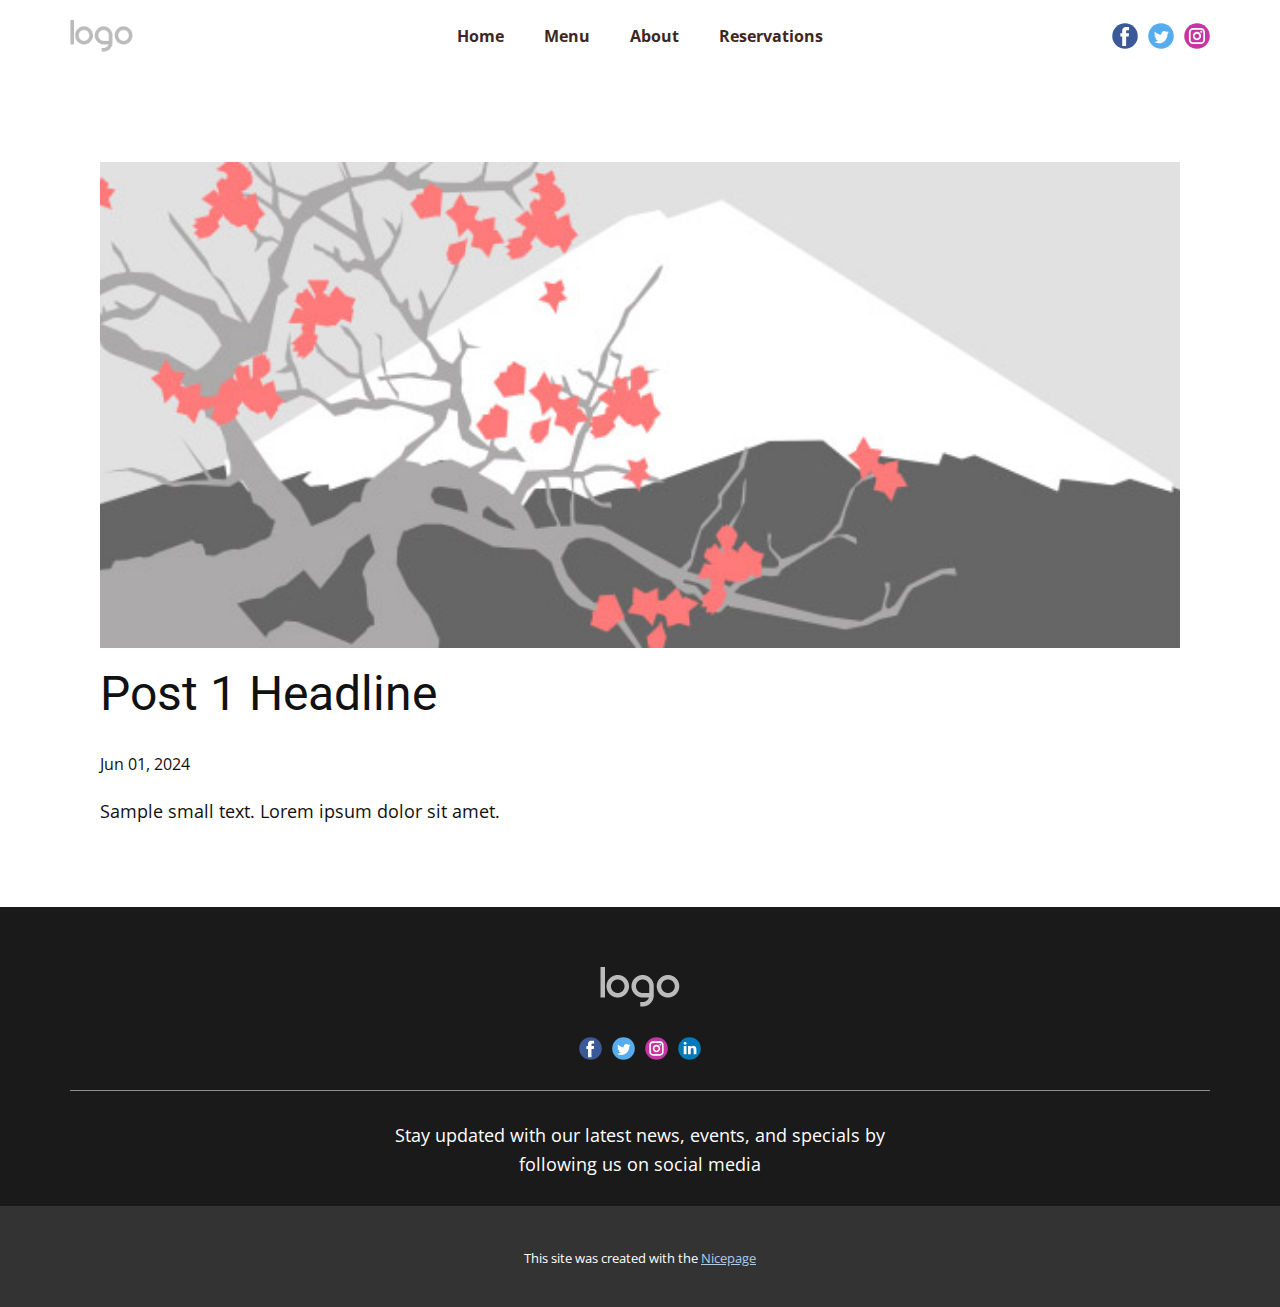
<file: blog/post.html>
<!DOCTYPE html>
<html style="font-size: 16px;" lang="en"><head>
    <meta name="viewport" content="width=device-width, initial-scale=1.0">
    <meta charset="utf-8">
    <meta name="keywords" content="Post 1 Headline">
    <meta name="description" content="">
    <title>Post 1 Headline</title>
    <link rel="stylesheet" href="../nicepage.css" media="screen">
<link rel="stylesheet" href="../Post-Template.css" media="screen">
    <script class="u-script" type="text/javascript" src="../jquery.js" defer=""></script>
    <script class="u-script" type="text/javascript" src="../nicepage.js" defer=""></script>
    <meta name="generator" content="Nicepage 6.10.5, nicepage.com">
    <link id="u-theme-google-font" rel="stylesheet" href="https://fonts.googleapis.com/css?family=Roboto:100,100i,300,300i,400,400i,500,500i,700,700i,900,900i|Open+Sans:300,300i,400,400i,500,500i,600,600i,700,700i,800,800i">
    
    
    
    <script type="application/ld+json">{
		"@context": "http://schema.org",
		"@type": "Organization",
		"name": "",
		"logo": "images/default-logo.png",
		"sameAs": [
				"https://facebook.com/name",
				"https://twitter.com/name",
				"https://www.instagram.com/name"
		]
}</script>
    <meta name="theme-color" content="#478ac9">
    <meta name="twitter:site" content="@">
    <meta name="twitter:card" content="summary_large_image">
    <meta name="twitter:title" content="Post Template">
    <meta name="twitter:description" content="">
  <meta data-intl-tel-input-cdn-path="intlTelInput/"></head>
  <body data-path-to-root="./" data-include-products="false" class="u-body u-xl-mode" data-lang="en"><header class="u-align-center-sm u-align-center-xs u-clearfix u-header u-white u-header" id="sec-2853"><div class="u-clearfix u-sheet u-valign-middle u-sheet-1">
        <a href="#" class="u-image u-logo u-image-1" data-image-width="80" data-image-height="40">
          <img src="../images/default-logo.png" class="u-logo-image u-logo-image-1">
        </a>
        <div class="u-social-icons u-spacing-10 u-social-icons-1">
          <a class="u-social-url" title="facebook" target="_blank" href="https://facebook.com/name"><span class="u-icon u-social-facebook u-social-icon u-icon-1"><svg class="u-svg-link" preserveAspectRatio="xMidYMin slice" viewBox="0 0 112 112" style=""><use xlink:href="#svg-b914"></use></svg><svg class="u-svg-content" viewBox="0 0 112 112" x="0" y="0" id="svg-b914"><circle fill="currentColor" cx="56.1" cy="56.1" r="55"></circle><path fill="#FFFFFF" d="M73.5,31.6h-9.1c-1.4,0-3.6,0.8-3.6,3.9v8.5h12.6L72,58.3H60.8v40.8H43.9V58.3h-8V43.9h8v-9.2
      c0-6.7,3.1-17,17-17h12.5v13.9H73.5z"></path></svg></span>
          </a>
          <a class="u-social-url" title="twitter" target="_blank" href="https://twitter.com/name"><span class="u-icon u-social-icon u-social-twitter u-icon-2"><svg class="u-svg-link" preserveAspectRatio="xMidYMin slice" viewBox="0 0 112 112" style=""><use xlink:href="#svg-c899"></use></svg><svg class="u-svg-content" viewBox="0 0 112 112" x="0" y="0" id="svg-c899"><circle fill="currentColor" class="st0" cx="56.1" cy="56.1" r="55"></circle><path fill="#FFFFFF" d="M83.8,47.3c0,0.6,0,1.2,0,1.7c0,17.7-13.5,38.2-38.2,38.2C38,87.2,31,85,25,81.2c1,0.1,2.1,0.2,3.2,0.2
      c6.3,0,12.1-2.1,16.7-5.7c-5.9-0.1-10.8-4-12.5-9.3c0.8,0.2,1.7,0.2,2.5,0.2c1.2,0,2.4-0.2,3.5-0.5c-6.1-1.2-10.8-6.7-10.8-13.1
      c0-0.1,0-0.1,0-0.2c1.8,1,3.9,1.6,6.1,1.7c-3.6-2.4-6-6.5-6-11.2c0-2.5,0.7-4.8,1.8-6.7c6.6,8.1,16.5,13.5,27.6,14
      c-0.2-1-0.3-2-0.3-3.1c0-7.4,6-13.4,13.4-13.4c3.9,0,7.3,1.6,9.8,4.2c3.1-0.6,5.9-1.7,8.5-3.3c-1,3.1-3.1,5.8-5.9,7.4
      c2.7-0.3,5.3-1,7.7-2.1C88.7,43,86.4,45.4,83.8,47.3z"></path></svg></span>
          </a>
          <a class="u-social-url" title="instagram" target="_blank" href="https://www.instagram.com/name"><span class="u-icon u-social-icon u-social-instagram u-icon-3"><svg class="u-svg-link" preserveAspectRatio="xMidYMin slice" viewBox="0 0 112 112" style=""><use xlink:href="#svg-f1bc"></use></svg><svg class="u-svg-content" viewBox="0 0 112 112" x="0" y="0" id="svg-f1bc"><circle fill="currentColor" cx="56.1" cy="56.1" r="55"></circle><path fill="#FFFFFF" d="M55.9,38.2c-9.9,0-17.9,8-17.9,17.9C38,66,46,74,55.9,74c9.9,0,17.9-8,17.9-17.9C73.8,46.2,65.8,38.2,55.9,38.2
      z M55.9,66.4c-5.7,0-10.3-4.6-10.3-10.3c-0.1-5.7,4.6-10.3,10.3-10.3c5.7,0,10.3,4.6,10.3,10.3C66.2,61.8,61.6,66.4,55.9,66.4z"></path><path fill="#FFFFFF" d="M74.3,33.5c-2.3,0-4.2,1.9-4.2,4.2s1.9,4.2,4.2,4.2s4.2-1.9,4.2-4.2S76.6,33.5,74.3,33.5z"></path><path fill="#FFFFFF" d="M73.1,21.3H38.6c-9.7,0-17.5,7.9-17.5,17.5v34.5c0,9.7,7.9,17.6,17.5,17.6h34.5c9.7,0,17.5-7.9,17.5-17.5V38.8
      C90.6,29.1,82.7,21.3,73.1,21.3z M83,73.3c0,5.5-4.5,9.9-9.9,9.9H38.6c-5.5,0-9.9-4.5-9.9-9.9V38.8c0-5.5,4.5-9.9,9.9-9.9h34.5
      c5.5,0,9.9,4.5,9.9,9.9V73.3z"></path></svg></span>
          </a>
        </div>
        <nav class="u-align-center u-menu u-menu-one-level u-offcanvas u-menu-1">
          <div class="menu-collapse" style="font-size: 1rem; font-weight: 700;">
            <a class="u-button-style u-nav-link" href="#">
              <svg class="u-svg-link" preserveAspectRatio="xMidYMin slice" viewBox="0 0 302 302" style=""><use xmlns:xlink="http://www.w3.org/1999/xlink" xlink:href="#svg-8a8f"></use></svg>
              <svg xmlns="http://www.w3.org/2000/svg" xmlns:xlink="http://www.w3.org/1999/xlink" version="1.1" id="svg-8a8f" x="0px" y="0px" viewBox="0 0 302 302" style="enable-background:new 0 0 302 302;" xml:space="preserve" class="u-svg-content"><g><rect y="36" width="302" height="30"></rect><rect y="236" width="302" height="30"></rect><rect y="136" width="302" height="30"></rect>
</g><g></g><g></g><g></g><g></g><g></g><g></g><g></g><g></g><g></g><g></g><g></g><g></g><g></g><g></g><g></g></svg>
            </a>
          </div>
          <div class="u-custom-menu u-nav-container">
            <ul class="u-custom-font u-nav u-text-font u-unstyled u-nav-1"><li class="u-nav-item"><a class="u-button-style u-nav-link u-text-active-custom-color-1 u-text-custom-color-3 u-text-hover-custom-color-2" href="../Home.html" style="padding: 10px 20px;">Home</a>
</li><li class="u-nav-item"><a class="u-button-style u-nav-link u-text-active-custom-color-1 u-text-custom-color-3 u-text-hover-custom-color-2" href="../Menu.html" style="padding: 10px 20px;">Menu</a>
</li><li class="u-nav-item"><a class="u-button-style u-nav-link u-text-active-custom-color-1 u-text-custom-color-3 u-text-hover-custom-color-2" href="../About.html" style="padding: 10px 20px;">About</a>
</li><li class="u-nav-item"><a class="u-button-style u-nav-link u-text-active-custom-color-1 u-text-custom-color-3 u-text-hover-custom-color-2" href="../Reservations.html" style="padding: 10px 20px;">Reservations</a>
</li></ul>
          </div>
          <div class="u-custom-menu u-nav-container-collapse">
            <div class="u-align-center u-black u-container-style u-inner-container-layout u-opacity u-opacity-95 u-sidenav">
              <div class="u-inner-container-layout u-sidenav-overflow">
                <div class="u-menu-close"></div>
                <ul class="u-align-center u-nav u-popupmenu-items u-unstyled u-nav-2"><li class="u-nav-item"><a class="u-button-style u-nav-link" href="../Home.html">Home</a>
</li><li class="u-nav-item"><a class="u-button-style u-nav-link" href="../Menu.html">Menu</a>
</li><li class="u-nav-item"><a class="u-button-style u-nav-link" href="../About.html">About</a>
</li><li class="u-nav-item"><a class="u-button-style u-nav-link" href="../Reservations.html">Reservations</a>
</li></ul>
              </div>
            </div>
            <div class="u-black u-menu-overlay u-opacity u-opacity-70"></div>
          </div>
        </nav>
      </div></header>
    <section class="u-align-center u-clearfix u-section-1" id="sec-7643">
      <div class="u-clearfix u-sheet u-valign-middle-md u-valign-middle-sm u-valign-middle-xs u-sheet-1"><!--post_details--><!--post_details_options_json--><!--{"source":""}--><!--/post_details_options_json--><!--blog_post-->
        <div class="u-container-style u-expanded-width u-post-details u-post-details-1">
          <div class="u-container-layout u-valign-middle u-container-layout-1"><!--blog_post_image-->
            <img alt="" class="u-blog-control u-expanded-width u-image u-image-default u-image-1" src="../images/0fd3416c.jpeg"><!--/blog_post_image--><!--blog_post_header-->
            <h2 class="u-blog-control u-text u-text-1">Post 1 Headline</h2><!--/blog_post_header--><!--blog_post_metadata-->
            <div class="u-blog-control u-metadata u-metadata-1"><!--blog_post_metadata_date-->
              <span class="u-meta-date u-meta-icon">Jun 01, 2024</span><!--/blog_post_metadata_date--><!--blog_post_metadata_category-->
              <!--/blog_post_metadata_category--><!--blog_post_metadata_comments-->
              <!--/blog_post_metadata_comments-->
            </div><!--/blog_post_metadata--><!--blog_post_content-->
            <div class="u-align-justify u-blog-control u-post-content u-text u-text-2 fr-view">
  Sample small text. Lorem ipsum dolor sit amet.
  </div><!--/blog_post_content-->
          </div>
        </div><!--/blog_post--><!--/post_details-->
      </div>
    </section>
    
    
    
    <footer class="u-clearfix u-footer u-grey-90" id="sec-a93a"><div class="u-clearfix u-sheet u-sheet-1">
        <a href="#" class="u-image u-logo u-image-1" data-image-width="80" data-image-height="40">
          <img src="../images/default-logo.png" class="u-logo-image u-logo-image-1">
        </a>
        <div class="u-align-left u-social-icons u-spacing-10 u-social-icons-1">
          <a class="u-social-url" title="facebook" target="_blank" href=""><span class="u-icon u-social-facebook u-social-icon u-icon-1"><svg class="u-svg-link" preserveAspectRatio="xMidYMin slice" viewBox="0 0 112 112" style=""><use xlink:href="#svg-795d"></use></svg><svg class="u-svg-content" viewBox="0 0 112 112" x="0" y="0" id="svg-795d"><circle fill="currentColor" cx="56.1" cy="56.1" r="55"></circle><path fill="#FFFFFF" d="M73.5,31.6h-9.1c-1.4,0-3.6,0.8-3.6,3.9v8.5h12.6L72,58.3H60.8v40.8H43.9V58.3h-8V43.9h8v-9.2
      c0-6.7,3.1-17,17-17h12.5v13.9H73.5z"></path></svg></span>
          </a>
          <a class="u-social-url" title="twitter" target="_blank" href=""><span class="u-icon u-social-icon u-social-twitter u-icon-2"><svg class="u-svg-link" preserveAspectRatio="xMidYMin slice" viewBox="0 0 112 112" style=""><use xlink:href="#svg-971d"></use></svg><svg class="u-svg-content" viewBox="0 0 112 112" x="0" y="0" id="svg-971d"><circle fill="currentColor" class="st0" cx="56.1" cy="56.1" r="55"></circle><path fill="#FFFFFF" d="M83.8,47.3c0,0.6,0,1.2,0,1.7c0,17.7-13.5,38.2-38.2,38.2C38,87.2,31,85,25,81.2c1,0.1,2.1,0.2,3.2,0.2
      c6.3,0,12.1-2.1,16.7-5.7c-5.9-0.1-10.8-4-12.5-9.3c0.8,0.2,1.7,0.2,2.5,0.2c1.2,0,2.4-0.2,3.5-0.5c-6.1-1.2-10.8-6.7-10.8-13.1
      c0-0.1,0-0.1,0-0.2c1.8,1,3.9,1.6,6.1,1.7c-3.6-2.4-6-6.5-6-11.2c0-2.5,0.7-4.8,1.8-6.7c6.6,8.1,16.5,13.5,27.6,14
      c-0.2-1-0.3-2-0.3-3.1c0-7.4,6-13.4,13.4-13.4c3.9,0,7.3,1.6,9.8,4.2c3.1-0.6,5.9-1.7,8.5-3.3c-1,3.1-3.1,5.8-5.9,7.4
      c2.7-0.3,5.3-1,7.7-2.1C88.7,43,86.4,45.4,83.8,47.3z"></path></svg></span>
          </a>
          <a class="u-social-url" title="instagram" target="_blank" href=""><span class="u-icon u-social-icon u-social-instagram u-icon-3"><svg class="u-svg-link" preserveAspectRatio="xMidYMin slice" viewBox="0 0 112 112" style=""><use xlink:href="#svg-1950"></use></svg><svg class="u-svg-content" viewBox="0 0 112 112" x="0" y="0" id="svg-1950"><circle fill="currentColor" cx="56.1" cy="56.1" r="55"></circle><path fill="#FFFFFF" d="M55.9,38.2c-9.9,0-17.9,8-17.9,17.9C38,66,46,74,55.9,74c9.9,0,17.9-8,17.9-17.9C73.8,46.2,65.8,38.2,55.9,38.2
      z M55.9,66.4c-5.7,0-10.3-4.6-10.3-10.3c-0.1-5.7,4.6-10.3,10.3-10.3c5.7,0,10.3,4.6,10.3,10.3C66.2,61.8,61.6,66.4,55.9,66.4z"></path><path fill="#FFFFFF" d="M74.3,33.5c-2.3,0-4.2,1.9-4.2,4.2s1.9,4.2,4.2,4.2s4.2-1.9,4.2-4.2S76.6,33.5,74.3,33.5z"></path><path fill="#FFFFFF" d="M73.1,21.3H38.6c-9.7,0-17.5,7.9-17.5,17.5v34.5c0,9.7,7.9,17.6,17.5,17.6h34.5c9.7,0,17.5-7.9,17.5-17.5V38.8
      C90.6,29.1,82.7,21.3,73.1,21.3z M83,73.3c0,5.5-4.5,9.9-9.9,9.9H38.6c-5.5,0-9.9-4.5-9.9-9.9V38.8c0-5.5,4.5-9.9,9.9-9.9h34.5
      c5.5,0,9.9,4.5,9.9,9.9V73.3z"></path></svg></span>
          </a>
          <a class="u-social-url" title="linkedin" target="_blank" href=""><span class="u-icon u-social-icon u-social-linkedin u-icon-4"><svg class="u-svg-link" preserveAspectRatio="xMidYMin slice" viewBox="0 0 112 112" style=""><use xlink:href="#svg-5949"></use></svg><svg class="u-svg-content" viewBox="0 0 112 112" x="0" y="0" id="svg-5949"><circle fill="currentColor" cx="56.1" cy="56.1" r="55"></circle><path fill="#FFFFFF" d="M41.3,83.7H27.9V43.4h13.4V83.7z M34.6,37.9L34.6,37.9c-4.6,0-7.5-3.1-7.5-7c0-4,3-7,7.6-7s7.4,3,7.5,7
      C42.2,34.8,39.2,37.9,34.6,37.9z M89.6,83.7H76.2V62.2c0-5.4-1.9-9.1-6.8-9.1c-3.7,0-5.9,2.5-6.9,4.9c-0.4,0.9-0.4,2.1-0.4,3.3v22.5
      H48.7c0,0,0.2-36.5,0-40.3h13.4v5.7c1.8-2.7,5-6.7,12.1-6.7c8.8,0,15.4,5.8,15.4,18.1V83.7z"></path></svg></span>
          </a>
        </div>
        <div class="u-border-1 u-border-white u-expanded-width u-line u-line-horizontal u-opacity u-opacity-50 u-line-1"></div>
        <p class="u-align-center u-text u-text-1"> Stay updated with our latest news, events, and specials by following us on social media</p>
      </div></footer>
    <section class="u-backlink u-clearfix u-grey-80">
      <p class="u-text">
        <span>This site was created with the </span>
        <a class="u-link" href="https://nicepage.com/" target="_blank" rel="nofollow">
          <span>Nicepage</span>
        </a>
      </p>
    </section>
  
</body></html>
</file>
